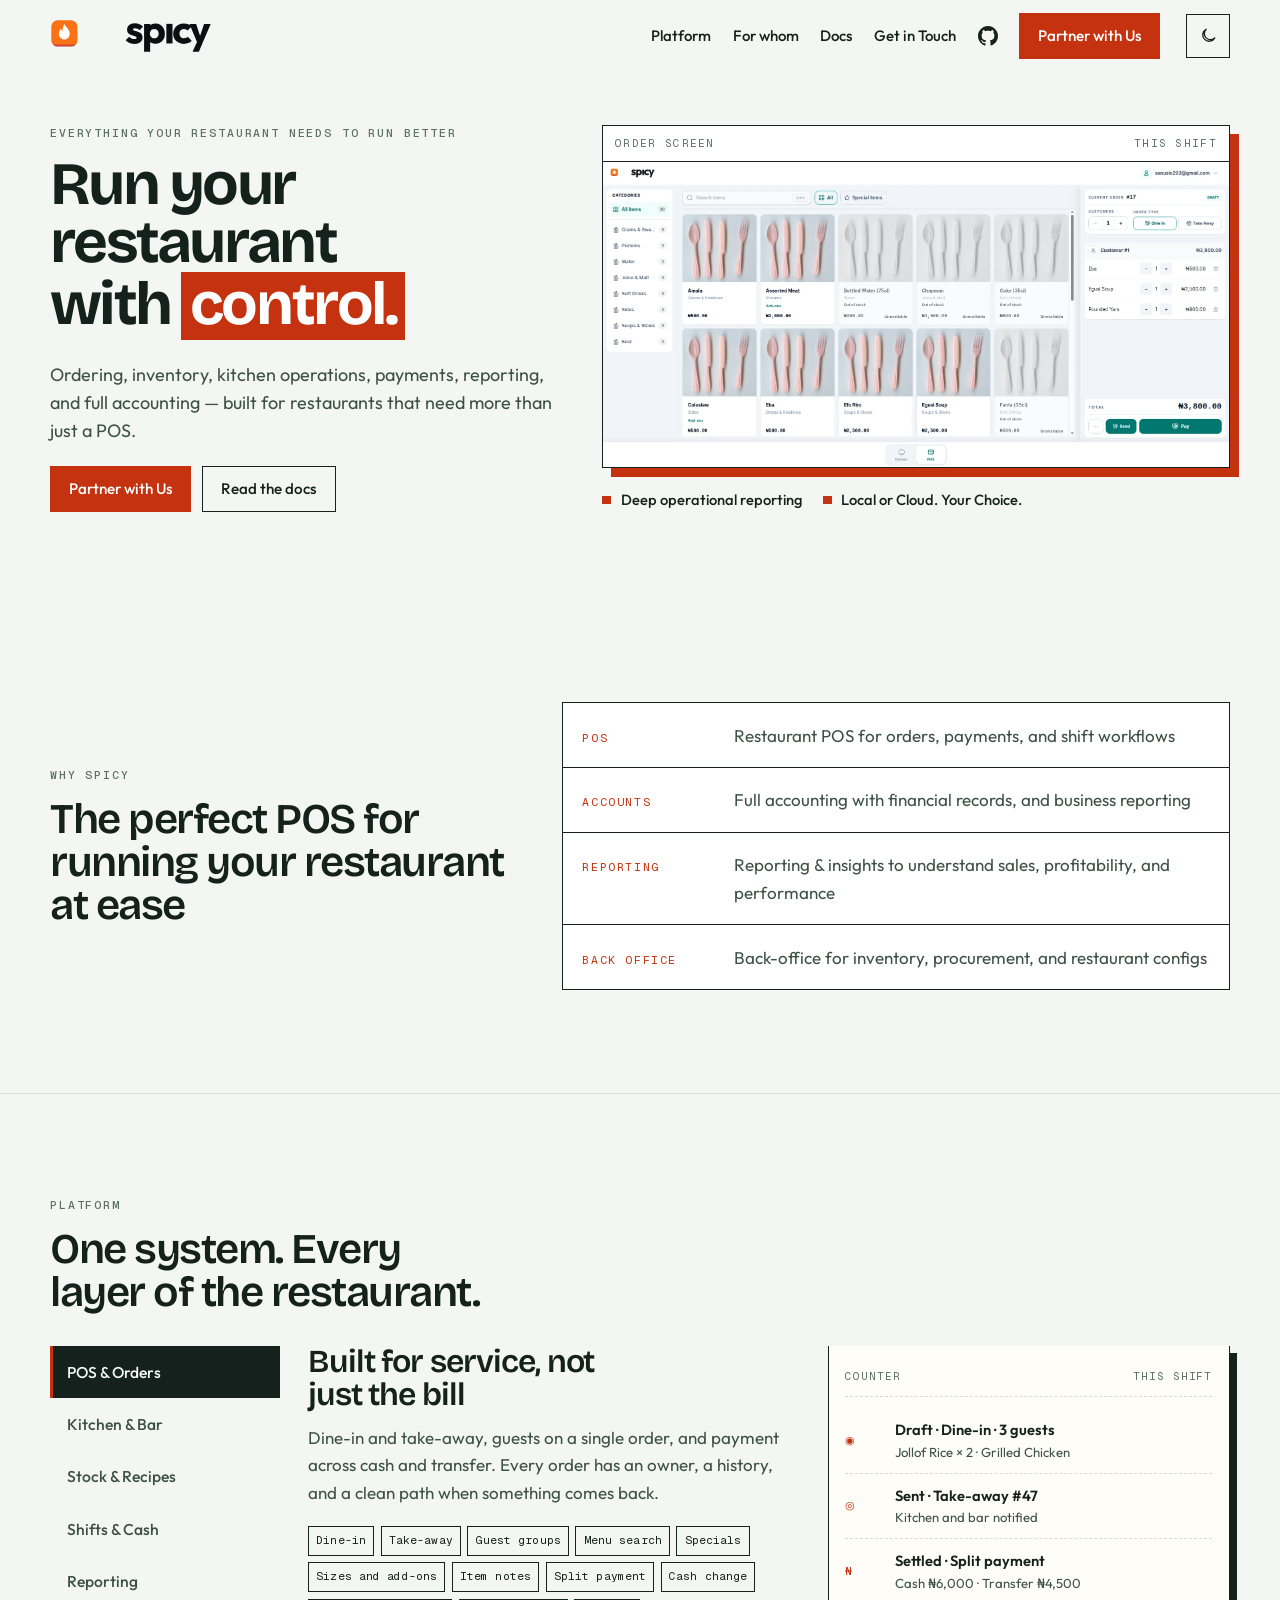
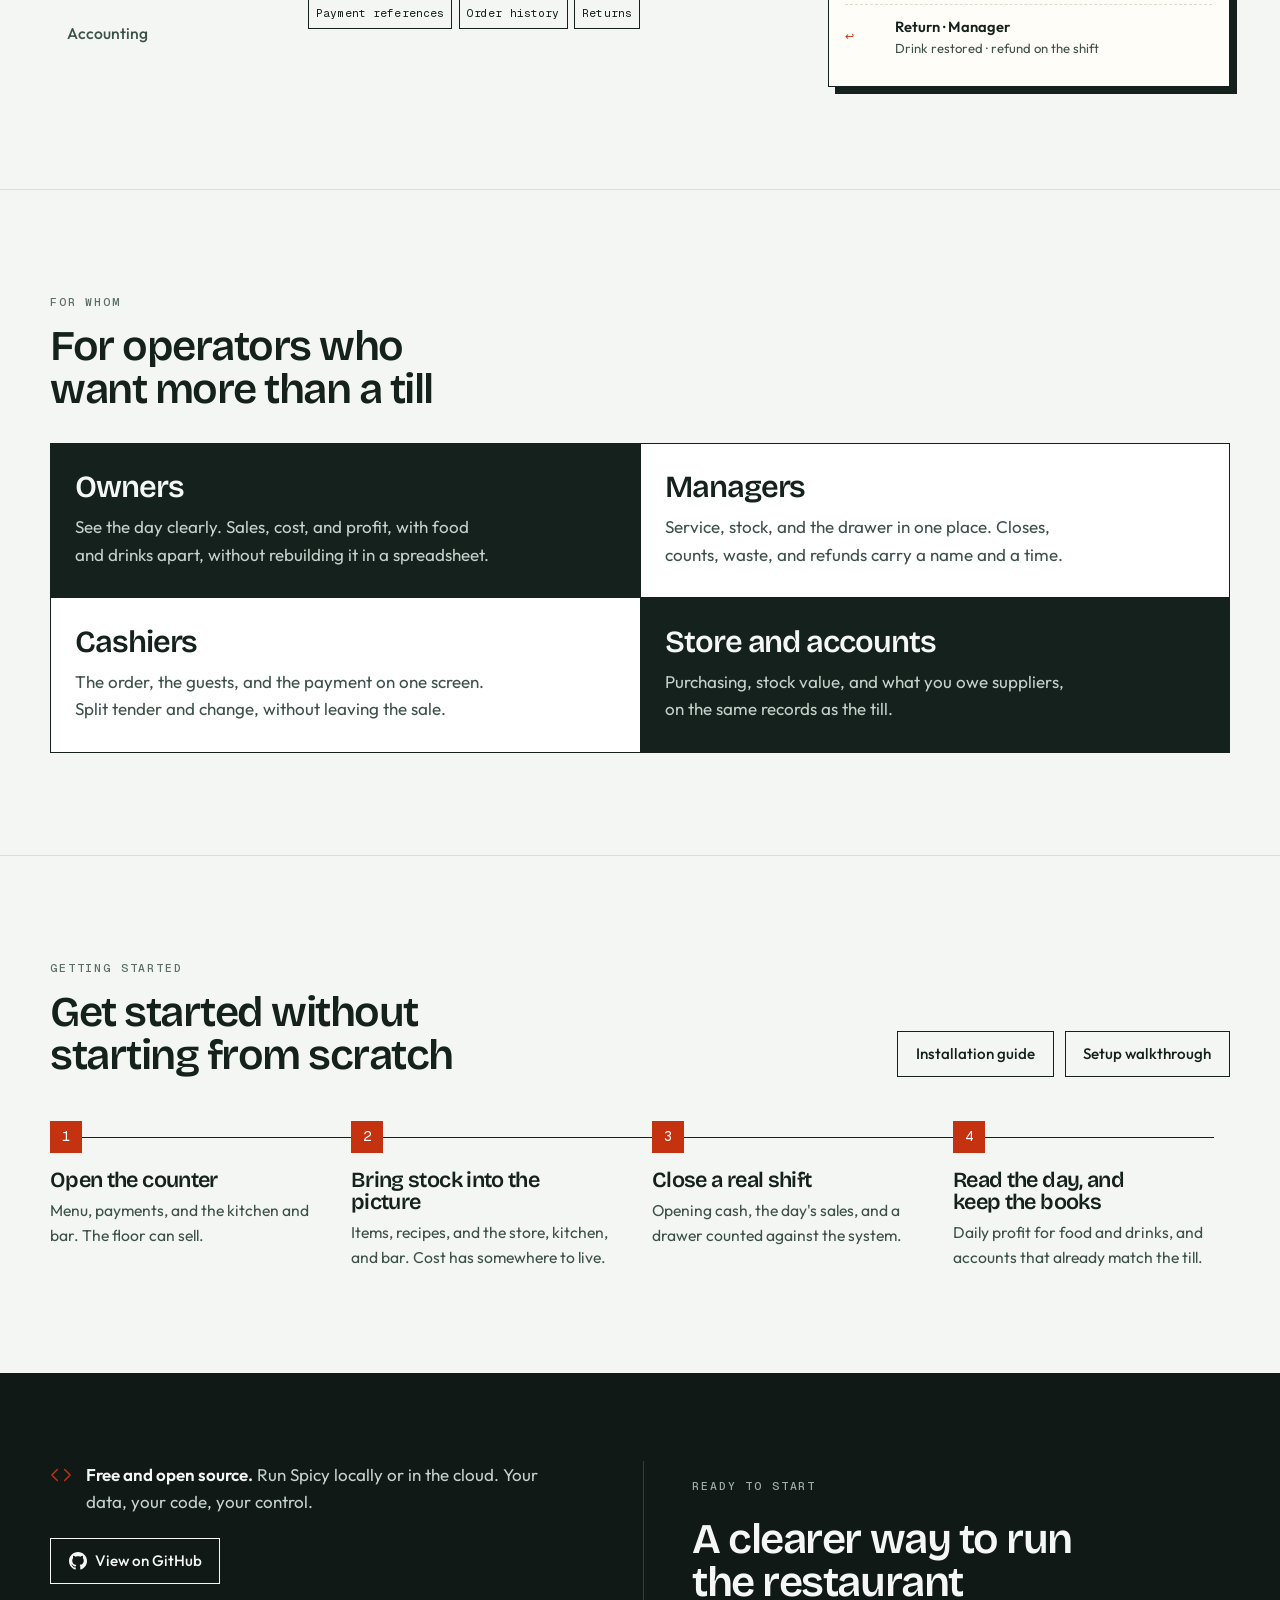
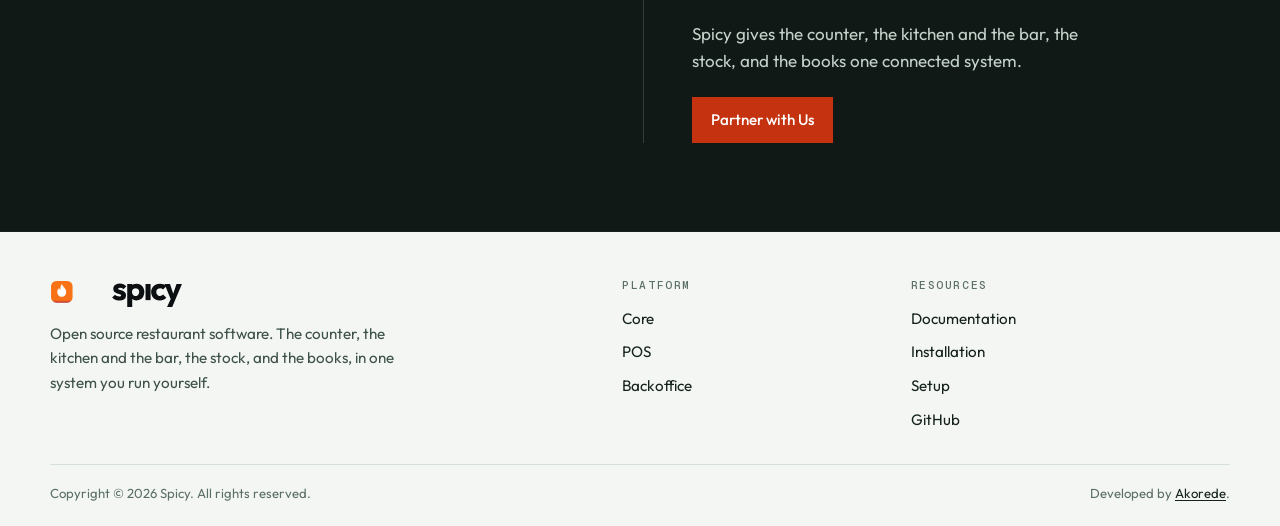
<file: index.html>
<!DOCTYPE html>
<!--
  Spicy landing page, v2.
  Same copy and partner form as the previous page. Layout and styling are
  Spicy's own: a service ticket, station list, and receipt — not the ury.app
  section rhythm. Static HTML, CSS, and JS. No build step.
-->
<html lang="en" dir="ltr">
<head>
  <meta charset="utf-8">
  <meta name="viewport" content="width=device-width, initial-scale=1">

  <title>Open Source Restaurant Management System | SPICY POS</title>
  <meta name="description" content="Spicy is an open source restaurant management system: ordering, kitchen, costed inventory, shifts, reporting, and accounting in one platform you can run locally or in the cloud.">

  <link rel="canonical" href="https://spicy.akorede.dev/">

  <meta property="og:type" content="website">
  <meta property="og:url" content="https://spicy.akorede.dev/">
  <meta property="og:site_name" content="Spicy">
  <meta property="og:title" content="Open Source Restaurant Management System | SPICY POS">
  <meta property="og:description" content="Spicy is an open source restaurant management system: ordering, kitchen, costed inventory, shifts, reporting, and accounting in one platform you can run locally or in the cloud.">
  <meta property="og:image" content="https://spicy.akorede.dev/assets/img/og-image.png">
  <meta property="og:image:width" content="1200">
  <meta property="og:image:height" content="630">
  <meta property="og:image:alt" content="Spicy, an open source restaurant management system">
  <meta name="twitter:card" content="summary_large_image">
  <meta name="twitter:title" content="Open Source Restaurant Management System | SPICY POS">
  <meta name="twitter:description" content="An open source restaurant management system: ordering, kitchen, costed inventory, shifts, reporting, and accounting. Run it locally or in the cloud.">
  <meta name="twitter:image" content="https://spicy.akorede.dev/assets/img/og-image.png">
  <meta name="twitter:image:alt" content="Spicy, an open source restaurant management system">

  <meta name="theme-color" content="#f3f6f3">
  <script>
    (function () {
      try {
        var saved = localStorage.getItem('spicy-theme');
        var theme = saved === 'dark' || saved === 'light' ? saved
          : (matchMedia('(prefers-color-scheme: dark)').matches ? 'dark' : 'light');
        document.documentElement.setAttribute('data-theme', theme);
      } catch (e) {
        document.documentElement.setAttribute('data-theme', 'light');
      }
    })();
  </script>

  <link rel="icon" href="assets/logo/favicons/favicon.ico" sizes="any">
  <link rel="icon" href="assets/logo/favicons/favicon.svg" type="image/svg+xml">
  <link rel="apple-touch-icon" href="assets/logo/favicons/apple-touch-icon.png">
  <link rel="manifest" href="assets/logo/favicons/site.webmanifest">

  <link rel="sitemap" type="application/xml" title="Sitemap" href="https://spicy.akorede.dev/sitemap.xml">

  <link rel="stylesheet" href="assets/css/landing.css">
  <noscript>
    <style>
      .reveal { opacity: 1 !important; transform: none !important; }
      .panel[hidden] { display: grid !important; margin-top: 2rem; }
    </style>
  </noscript>
</head>
<body>

  <a class="skip" href="#content">Skip to content</a>

  <header class="site-nav" data-scrolled="false">
    <div class="wrap nav-inner">
      <a class="logo" href="index.html" aria-label="Spicy home">
        <img class="logo-for-light" src="assets/img/logo.svg" alt="Spicy" width="152" height="32">
        <img class="logo-for-dark" src="assets/img/logo-inverse.svg" alt="" width="152" height="32">
      </a>
      <nav class="nav-links" aria-label="Primary">
        <a class="nav-link" href="#platform">Platform</a>
        <a class="nav-link" href="#audience">For whom</a>
        <a class="nav-link" href="docs/">Docs</a>
        <a class="nav-link" href="https://akorede.dev" target="_blank" rel="noreferrer">Get in Touch</a>
        <a class="nav-icon" href="https://github.com/sanusi-dev/spicy" target="_blank" rel="noreferrer" aria-label="Spicy on GitHub">
          <svg width="20" height="20" fill="currentColor" viewBox="0 0 24 24" aria-hidden="true"><path d="M12 0c-6.626 0-12 5.373-12 12 0 5.302 3.438 9.8 8.207 11.387.599.111.793-.261.793-.577v-2.234c-3.338.726-4.033-1.416-4.033-1.416-.546-1.387-1.333-1.756-1.333-1.756-1.089-.745.083-.729.083-.729 1.205.084 1.839 1.237 1.839 1.237 1.07 1.834 2.807 1.304 3.492.997.107-.775.418-1.305.762-1.604-2.665-.305-5.467-1.334-5.467-5.931 0-1.311.469-2.381 1.236-3.221-.124-.303-.535-1.524.117-3.176 0 0 1.008-.322 3.301 1.23.957-.266 1.983-.399 3.003-.404 1.02.005 2.047.138 3.006.404 2.291-1.552 3.297-1.23 3.297-1.23.653 1.653.242 2.874.118 3.176.77.84 1.235 1.911 1.235 3.221 0 4.609-2.807 5.624-5.479 5.921.43.372.823 1.102.823 2.222v3.293c0 .319.192.694.801.576 4.765-1.589 8.199-6.086 8.199-11.386 0-6.627-5.373-12-12-12z"/></svg>
        </a>
        <button type="button" class="btn btn--chili" data-waitlist-open="navbar">Partner with Us</button>
      </nav>
      <button type="button" class="theme-toggle" id="theme-toggle" aria-pressed="false" aria-label="Switch to dark mode">
        <svg class="icon-moon" width="18" height="18" viewBox="0 0 24 24" fill="none" stroke="currentColor" stroke-width="1.8" aria-hidden="true"><path d="M21 14.5A8.5 8.5 0 1 1 9.5 3 7 7 0 0 0 21 14.5z" stroke-linejoin="round"/></svg>
        <svg class="icon-sun" width="18" height="18" viewBox="0 0 24 24" fill="none" stroke="currentColor" stroke-width="1.8" aria-hidden="true"><circle cx="12" cy="12" r="4"/><path d="M12 2v2M12 20v2M4.9 4.9l1.4 1.4M17.7 17.7l1.4 1.4M2 12h2M20 12h2M4.9 19.1l1.4-1.4M17.7 6.3l1.4-1.4" stroke-linecap="round"/></svg>
      </button>
      <button type="button" class="nav-toggle" id="nav-toggle" aria-expanded="false" aria-controls="nav-menu" aria-label="Open menu">
        <svg width="20" height="20" viewBox="0 0 24 24" fill="none" stroke="currentColor" stroke-width="2" stroke-linecap="round" aria-hidden="true"><path d="M3 6h18M3 12h18M3 18h18"/></svg>
      </button>
    </div>
    <div class="nav-menu" id="nav-menu" hidden>
      <div class="nav-menu-inner">
        <a href="#platform">Platform</a>
        <a href="#audience">For whom</a>
        <a href="docs/">Docs</a>
        <a href="https://akorede.dev" target="_blank" rel="noreferrer">Get in Touch</a>
        <a href="https://github.com/sanusi-dev/spicy" target="_blank" rel="noreferrer">GitHub</a>
        <button type="button" class="btn btn--chili" data-waitlist-open="nav-menu">Partner with Us</button>
      </div>
    </div>
  </header>

  <main id="content">

    <section class="hero">
      <div class="wrap hero-grid">
        <div class="hero-copy">
          <p class="kicker">Everything your restaurant needs to run better</p>
          <h1>Run your<br>restaurant<br>with <span class="stamp">control.</span></h1>
          <p class="lede">Ordering, inventory, kitchen operations, payments, reporting, and full accounting &mdash; built for restaurants that need more than just a POS.</p>
          <div class="actions">
            <button type="button" class="btn btn--chili" data-waitlist-open="hero">Partner with Us</button>
            <a class="btn btn--line" href="docs/">Read the docs</a>
          </div>
        </div>
        <div class="hero-side">
          <figure class="hero-shot">
            <figcaption><span>Order screen</span><span>This shift</span></figcaption>
            <img src="assets/img/screens/pos-main.webp" alt="Spicy POS order screen showing the menu catalog, categories and a live draft order" width="1875" height="915">
          </figure>
          <ul class="proof">
            <li>Deep operational reporting</li>
            <li>Local or Cloud. Your Choice.</li>
          </ul>
        </div>
      </div>
    </section>

    <section class="block">
      <div class="wrap why">
        <div class="why-copy reveal" data-visible="false">
          <p class="kicker">Why Spicy</p>
          <h2>The perfect POS for running your restaurant at ease</h2>
        </div>
        <div class="lanes reveal" data-visible="false">
          <div class="lane">
            <span class="lane-key">POS</span>
            <p>Restaurant POS for orders, payments, and shift workflows</p>
          </div>
          <div class="lane">
            <span class="lane-key">Accounts</span>
            <p>Full accounting with financial records, and business reporting</p>
          </div>
          <div class="lane">
            <span class="lane-key">Reporting</span>
            <p>Reporting &amp; insights to understand sales, profitability, and performance</p>
          </div>
          <div class="lane">
            <span class="lane-key">Back office</span>
            <p>Back-office for inventory, procurement, and restaurant configs</p>
          </div>
        </div>
      </div>
    </section>

    <section class="block" id="platform">
      <div class="wrap">
        <div class="intro intro--solo reveal" data-visible="false">
          <div>
            <p class="kicker">Platform</p>
            <h2>One system. Every layer of the restaurant.</h2>
          </div>
        </div>

        <div class="platform-body reveal" data-visible="false">
          <div class="stations" role="tablist" aria-label="Platform areas" aria-orientation="vertical">
            <button class="station" role="tab" type="button" id="tab-pos" aria-selected="true" aria-controls="panel-pos">POS &amp; Orders</button>
            <button class="station" role="tab" type="button" id="tab-kitchen" aria-selected="false" aria-controls="panel-kitchen" tabindex="-1">Kitchen &amp; Bar</button>
            <button class="station" role="tab" type="button" id="tab-stock" aria-selected="false" aria-controls="panel-stock" tabindex="-1">Stock &amp; Recipes</button>
            <button class="station" role="tab" type="button" id="tab-shifts" aria-selected="false" aria-controls="panel-shifts" tabindex="-1">Shifts &amp; Cash</button>
            <button class="station" role="tab" type="button" id="tab-reporting" aria-selected="false" aria-controls="panel-reporting" tabindex="-1">Reporting</button>
            <button class="station" role="tab" type="button" id="tab-accounting" aria-selected="false" aria-controls="panel-accounting" tabindex="-1">Accounting</button>
          </div>

          <div class="stage">
            <div class="panel" role="tabpanel" id="panel-pos" aria-labelledby="tab-pos">
              <div class="panel-copy">
                <h3>Built for service, not just the bill</h3>
                <p>Dine-in and take-away, guests on a single order, and payment across cash and transfer. Every order has an owner, a history, and a clean path when something comes back.</p>
                <ul class="tags">
                  <li class="tag">Dine-in</li><li class="tag">Take-away</li><li class="tag">Guest groups</li><li class="tag">Menu search</li><li class="tag">Specials</li><li class="tag">Sizes and add-ons</li><li class="tag">Item notes</li><li class="tag">Split payment</li><li class="tag">Cash change</li><li class="tag">Payment references</li><li class="tag">Order history</li><li class="tag">Returns</li>
                </ul>
              </div>
              <div class="docket">
                <div class="docket-top"><span>Counter</span><span>This shift</span></div>
                <div class="slip"><b>◉</b><div><strong>Draft · Dine-in · 3 guests</strong><span>Jollof Rice × 2 · Grilled Chicken</span></div></div>
                <div class="slip"><b>◎</b><div><strong>Sent · Take-away #47</strong><span>Kitchen and bar notified</span></div></div>
                <div class="slip"><b>₦</b><div><strong>Settled · Split payment</strong><span>Cash ₦6,000 · Transfer ₦4,500</span></div></div>
                <div class="slip"><b>↩</b><div><strong>Return · Manager</strong><span>Drink restored · refund on the shift</span></div></div>
              </div>
            </div>

            <div class="panel" role="tabpanel" id="panel-kitchen" aria-labelledby="tab-kitchen" hidden>
              <div class="panel-copy">
                <h3>Kitchen and bar, in their own lanes</h3>
                <p>Food and drinks leave on separate tickets, grouped the way the order was taken. Cancellations stay visible, and a paid order does not skip the station.</p>
                <ul class="tags">
                  <li class="tag">Kitchen tickets</li><li class="tag">Bar tickets</li><li class="tag">Grouped by customer</li><li class="tag">Item notes</li><li class="tag">Cancellation tickets</li><li class="tag">Print status</li><li class="tag">Reprint</li><li class="tag">Take-away control</li>
                </ul>
              </div>
              <div class="docket">
                <div class="docket-top"><span>Tickets</span><span>This service</span></div>
                <div class="slip"><b>Food</b><div><strong>New · Dine-in</strong><span>Jollof Rice × 2 · Grilled Chicken</span></div></div>
                <div class="slip"><b>Bar</b><div><strong>New · Dine-in</strong><span>Chapman × 2 · Malt</span></div></div>
                <div class="slip"><b>Stop</b><div><strong>Cancelled · Take-away #47</strong><span>Suya × 1</span></div></div>
                <div class="slip"><b>Bar</b><div><strong>Print pending</strong><span>Ready to send again</span></div></div>
              </div>
            </div>

            <div class="panel" role="tabpanel" id="panel-stock" aria-labelledby="tab-stock" hidden>
              <div class="panel-copy">
                <h3>Stock with a value, not just a count</h3>
                <p>Store, kitchen, and bar in one picture. Receipts, transfers, kitchen use, and waste carry their cost, and recipes show what the food should have used.</p>
                <ul class="tags">
                  <li class="tag">Store, kitchen, bar</li><li class="tag">Receipts</li><li class="tag">Transfers</li><li class="tag">Purchase units</li><li class="tag">Opening stock</li><li class="tag">Counts</li><li class="tag">Waste</li><li class="tag">Recipes</li><li class="tag">Food usage</li>
                </ul>
              </div>
              <div class="docket">
                <div class="docket-top"><span>Stock</span><span>At cost</span></div>
                <table class="ledger">
                  <thead><tr><th>Movement</th><th>Qty</th><th>Value</th></tr></thead>
                  <tbody>
                    <tr><td>Received</td><td>+10 bags</td><td>₦ 268,000</td></tr>
                    <tr><td>To the kitchen</td><td>−2 bags</td><td>−₦ 53,600</td></tr>
                    <tr><td>On hand</td><td>8 bags</td><td>₦ 214,400</td></tr>
                  </tbody>
                </table>
                <p class="docket-note">Valued at the current average cost</p>
              </div>
            </div>

            <div class="panel" role="tabpanel" id="panel-shifts" aria-labelledby="tab-shifts" hidden>
              <div class="panel-copy">
                <h3>A drawer that closes with the shift</h3>
                <p>One shift open at a time. Counted cash against what the system expected, with refunds and cash taken out already in the figure. The difference posts with the close.</p>
                <ul class="tags">
                  <li class="tag">Opening float</li><li class="tag">Single open shift</li><li class="tag">Counted vs expected</li><li class="tag">Cash taken out</li><li class="tag">Refunds</li><li class="tag">Variance posted</li>
                </ul>
              </div>
              <div class="docket">
                <div class="docket-top"><span>Shift close</span><span>Counted</span></div>
                <table class="ledger">
                  <thead><tr><th>Mode</th><th>Expected</th><th>Counted</th><th>Diff</th></tr></thead>
                  <tbody>
                    <tr><td>Cash</td><td>₦ 84,500</td><td>₦ 84,500</td><td class="is-yes">₦ 0</td></tr>
                    <tr><td>Transfer</td><td>₦ 132,000</td><td>₦ 130,000</td><td class="is-no">−₦ 2,000</td></tr>
                    <tr><td>Total</td><td>₦ 216,500</td><td>₦ 214,500</td><td class="is-no">−₦ 2,000</td></tr>
                  </tbody>
                </table>
                <p class="docket-note">Refunds and cash-outs already included</p>
              </div>
            </div>

            <div class="panel" role="tabpanel" id="panel-reporting" aria-labelledby="tab-reporting" hidden>
              <div class="panel-copy">
                <h3>Numbers worth acting on</h3>
                <p>Sales by day, item, cashier, and time of day. A daily profit and loss with food and drinks in their own columns: food cost from the kitchen, drink cost from what sold.</p>
                <ul class="tags">
                  <li class="tag">Today</li><li class="tag">Day wise</li><li class="tag">Month wise</li><li class="tag">Item wise</li><li class="tag">By cashier</li><li class="tag">Time of day</li><li class="tag">Cancelled orders</li><li class="tag">Average bill</li><li class="tag">Daily P&amp;L</li><li class="tag">Food cost</li><li class="tag">CSV export</li>
                </ul>
              </div>
              <div class="docket">
                <div class="docket-top"><span>Daily P&amp;L</span><span>Food, drinks, total</span></div>
                <table class="ledger">
                  <thead><tr><th>Line</th><th>Food</th><th>Drinks</th><th>Total</th></tr></thead>
                  <tbody>
                    <tr><td>Sales</td><td>₦ 96,000</td><td>₦ 41,500</td><td>₦ 137,500</td></tr>
                    <tr><td>Cost</td><td>₦ 33,400</td><td>₦ 12,900</td><td>₦ 46,300</td></tr>
                    <tr><td>Gross profit</td><td>₦ 62,600</td><td>₦ 28,600</td><td>₦ 91,200</td></tr>
                    <tr><td>Net profit</td><td>—</td><td>—</td><td>₦ 54,800</td></tr>
                  </tbody>
                </table>
                <p class="docket-note">Food from the kitchen · drinks from sales</p>
              </div>
            </div>

            <div class="panel" role="tabpanel" id="panel-accounting" aria-labelledby="tab-accounting" hidden>
              <div class="panel-copy">
                <h3>The books, tied to the till</h3>
                <p>Income split between food and drinks, each payment type on its own account, drink cost when the sale lands, and supplier bills from receipt through to payment.</p>
                <ul class="tags">
                  <li class="tag">Chart of accounts</li><li class="tag">General ledger</li><li class="tag">Journals</li><li class="tag">Opening balances</li><li class="tag">Cash variance</li><li class="tag">Trial balance</li><li class="tag">Suppliers</li><li class="tag">Supplier bills</li><li class="tag">Payments</li>
                </ul>
              </div>
              <div class="docket">
                <div class="docket-top"><span>The books</span><span>Tied to the till</span></div>
                <p class="book-line book-line--hot">Sales at the counter</p>
                <p class="book-via">recorded in</p>
                <p class="book-line">The accounts</p>
                <ul class="accounts">
                  <li>Food income</li>
                  <li>Drink income</li>
                  <li>Drink cost</li>
                  <li>Payments</li>
                  <li>Suppliers</li>
                  <li>Journals</li>
                </ul>
              </div>
            </div>
          </div>
        </div>
      </div>
    </section>

    <section class="block" id="audience">
      <div class="wrap">
        <div class="intro intro--solo reveal" data-visible="false">
          <div>
            <p class="kicker">For whom</p>
            <h2>For operators who want more than a till</h2>
          </div>
        </div>
        <div class="roles reveal" data-visible="false">
          <article class="role role--ink">
            <h3>Owners</h3>
            <p>See the day clearly. Sales, cost, and profit, with food and drinks apart, without rebuilding it in a spreadsheet.</p>
          </article>
          <article class="role">
            <h3>Managers</h3>
            <p>Service, stock, and the drawer in one place. Closes, counts, waste, and refunds carry a name and a time.</p>
          </article>
          <article class="role">
            <h3>Cashiers</h3>
            <p>The order, the guests, and the payment on one screen. Split tender and change, without leaving the sale.</p>
          </article>
          <article class="role role--ink">
            <h3>Store and accounts</h3>
            <p>Purchasing, stock value, and what you owe suppliers, on the same records as the till.</p>
          </article>
        </div>
      </div>
    </section>

    <section class="block">
      <div class="wrap">
        <div class="intro intro--actions reveal" data-visible="false">
          <div>
            <p class="kicker">Getting started</p>
            <h2>Get started without starting from scratch</h2>
          </div>
          <div class="actions">
            <a class="btn btn--line" href="installation/">Installation guide</a>
            <a class="btn btn--line" href="setup/">Setup walkthrough</a>
          </div>
        </div>
        <ol class="steps reveal" data-visible="false">
          <li class="step">
            <span class="step-num">1</span>
            <h3>Open the counter</h3>
            <p>Menu, payments, and the kitchen and bar. The floor can sell.</p>
          </li>
          <li class="step">
            <span class="step-num">2</span>
            <h3>Bring stock into the picture</h3>
            <p>Items, recipes, and the store, kitchen, and bar. Cost has somewhere to live.</p>
          </li>
          <li class="step">
            <span class="step-num">3</span>
            <h3>Close a real shift</h3>
            <p>Opening cash, the day's sales, and a drawer counted against the system.</p>
          </li>
          <li class="step">
            <span class="step-num">4</span>
            <h3>Read the day, and keep the books</h3>
            <p>Daily profit for food and drinks, and accounts that already match the till.</p>
          </li>
        </ol>
      </div>
    </section>

    <section class="close">
      <div class="wrap close-grid">
        <div class="close-oss">
          <p class="oss-lead">
            <svg width="22" height="22" viewBox="0 0 24 24" fill="none" stroke="currentColor" stroke-width="1.6" aria-hidden="true"><path d="M16 18l6-6-6-6M8 6l-6 6 6 6" stroke-linecap="round" stroke-linejoin="round"/></svg>
            <span><strong>Free and open source.</strong> Run Spicy locally or in the cloud. Your data, your code, your control.</span>
          </p>
          <a class="btn btn--line" href="https://github.com/sanusi-dev/spicy" target="_blank" rel="noreferrer">
            <svg width="18" height="18" fill="currentColor" viewBox="0 0 24 24" aria-hidden="true"><path d="M12 0c-6.626 0-12 5.373-12 12 0 5.302 3.438 9.8 8.207 11.387.599.111.793-.261.793-.577v-2.234c-3.338.726-4.033-1.416-4.033-1.416-.546-1.387-1.333-1.756-1.333-1.756-1.089-.745.083-.729.083-.729 1.205.084 1.839 1.237 1.839 1.237 1.07 1.834 2.807 1.304 3.492.997.107-.775.418-1.305.762-1.604-2.665-.305-5.467-1.334-5.467-5.931 0-1.311.469-2.381 1.236-3.221-.124-.303-.535-1.524.117-3.176 0 0 1.008-.322 3.301 1.23.957-.266 1.983-.399 3.003-.404 1.02.005 2.047.138 3.006.404 2.291-1.552 3.297-1.23 3.297-1.23.653 1.653.242 2.874.118 3.176.77.84 1.235 1.911 1.235 3.221 0 4.609-2.807 5.624-5.479 5.921.43.372.823 1.102.823 2.222v3.293c0 .319.192.694.801.576 4.765-1.589 8.199-6.086 8.199-11.386 0-6.627-5.373-12-12-12z"/></svg>
            View on GitHub
          </a>
        </div>
        <div class="close-cta">
          <p class="kicker">Ready to start</p>
          <h2>A clearer way to run the restaurant</h2>
          <p>Spicy gives the counter, the kitchen and the bar, the stock, and the books one connected system.</p>
          <button type="button" class="btn btn--chili" data-waitlist-open="cta">Partner with Us</button>
        </div>
      </div>
    </section>

  </main>

  <footer class="footer">
    <div class="wrap">
      <div class="footer-grid">
        <div class="footer-brand">
          <a href="index.html" aria-label="Spicy home">
            <img class="logo-for-light" src="assets/img/logo.svg" alt="Spicy" width="120" height="28">
            <img class="logo-for-dark" src="assets/img/logo-inverse.svg" alt="" width="120" height="28">
          </a>
          <p>Open source restaurant software. The counter, the kitchen and the bar, the stock, and the books, in one system you run yourself.</p>
        </div>
        <div>
          <h2>Platform</h2>
          <ul>
            <li><a href="introduction/">Core</a></li>
            <li><a href="pos/">POS</a></li>
            <li><a href="backoffice/">Backoffice</a></li>
          </ul>
        </div>
        <div>
          <h2>Resources</h2>
          <ul>
            <li><a href="docs/">Documentation</a></li>
            <li><a href="installation/">Installation</a></li>
            <li><a href="setup/">Setup</a></li>
            <li><a href="https://github.com/sanusi-dev/spicy" target="_blank" rel="noreferrer">GitHub</a></li>
          </ul>
        </div>
      </div>
      <div class="footer-base">
        <span>Copyright © <span data-year>2026</span> Spicy. All rights reserved.</span>
        <span>Developed by <a href="https://akorede.dev" target="_blank" rel="noreferrer">Akorede</a>.</span>
      </div>
    </div>
  </footer>

  <div class="modal" id="waitlist-modal" hidden>
    <div class="ticket" role="dialog" aria-modal="true" aria-labelledby="waitlist-title" aria-describedby="waitlist-desc">
      <button type="button" class="ticket-close" data-waitlist-close aria-label="Close">✕</button>

      <div class="ticket-done" id="waitlist-done" hidden>
        <div class="ticket-tick" aria-hidden="true">
          <svg width="26" height="26" viewBox="0 0 24 24" fill="none" stroke="currentColor" stroke-width="2.5" aria-hidden="true"><path d="M20 6L9 17l-5-5" stroke-linecap="round" stroke-linejoin="round"/></svg>
        </div>
        <h2 id="waitlist-done-title">Request received</h2>
        <p>Thanks for reaching out. We will get back to you at <span id="waitlist-done-email"></span> shortly.</p>
        <button type="button" class="btn btn--line" data-waitlist-close>Close</button>
      </div>

      <div id="waitlist-form-wrap">
        <div class="ticket-head">
          <p class="kicker">Partner with us</p>
          <h2 id="waitlist-title">Partner with Spicy</h2>
          <p id="waitlist-desc">Tell us a little about your restaurant and we will come back to you shortly.</p>
        </div>

        <form class="ticket-form" id="waitlist-form" novalidate>
          <div class="field">
            <label for="waitlist-applicantType">I am a</label>
            <select id="waitlist-applicantType" name="applicantType" autocomplete="organization-title" required>
              <option value="">Select one</option>
              <option value="Restaurants">Restaurants</option>
              <option value="Cloud Kitchens">Cloud Kitchens</option>
              <option value="Implementation partner">Implementation partner</option>
              <option value="Other">Other</option>
            </select>
            <p class="field-error" id="waitlist-applicantType-error" hidden></p>
          </div>
          <div class="field">
            <label for="waitlist-name">Full name</label>
            <input id="waitlist-name" name="name" type="text" autocomplete="name" required>
            <p class="field-error" id="waitlist-name-error" hidden></p>
          </div>
          <div class="field">
            <label for="waitlist-email">Work email</label>
            <input id="waitlist-email" name="email" type="email" autocomplete="email" required>
            <p class="field-error" id="waitlist-email-error" hidden></p>
          </div>
          <div class="field">
            <label for="waitlist-phone">Phone</label>
            <input id="waitlist-phone" name="phone" type="tel" autocomplete="tel" required>
            <p class="field-error" id="waitlist-phone-error" hidden></p>
          </div>
          <div class="field">
            <label for="waitlist-country">Country</label>
            <input id="waitlist-country" name="country" type="text" autocomplete="country-name" required>
            <p class="field-error" id="waitlist-country-error" hidden></p>
          </div>
          <div class="field">
            <label for="waitlist-website">Website <span class="field-hint">Optional</span></label>
            <input id="waitlist-website" name="website" type="text" autocomplete="url">
            <p class="field-error" id="waitlist-website-error" hidden></p>
          </div>

          <div class="ticket-error" id="waitlist-error" role="alert" hidden>
            <p>We could not reach the signup service. Your answers are still here, so you can try again.</p>
            <p>If it keeps failing, <a href="https://github.com/sanusi-dev/spicy/issues/new" target="_blank" rel="noreferrer">send them to us on GitHub</a> and we will add you manually.</p>
          </div>

          <button type="submit" class="btn btn--chili btn--wide" id="waitlist-submit">
            <svg class="spinner" id="waitlist-submit-spinner" width="16" height="16" viewBox="0 0 24 24" aria-hidden="true" hidden><circle cx="12" cy="12" r="9" fill="none" stroke="currentColor" stroke-width="2.5" opacity="0.25"/><path d="M21 12a9 9 0 0 0-9-9" fill="none" stroke="currentColor" stroke-width="2.5" stroke-linecap="round"/></svg>
            <span id="waitlist-submit-label">Submit request</span>
          </button>
          <p class="ticket-legal">We only use these details to contact you about Spicy.</p>
        </form>
      </div>
    </div>
  </div>

  <form name="waitlist" data-netlify="true" netlify-honeypot="bot-field" hidden>
    <input type="text" name="bot-field">
    <select name="applicantType">
      <option value="Restaurants">Restaurants</option>
      <option value="Cloud Kitchens">Cloud Kitchens</option>
      <option value="Implementation partner">Implementation partner</option>
      <option value="Other">Other</option>
    </select>
    <input type="text" name="name">
    <input type="email" name="email">
    <input type="tel" name="phone">
    <input type="text" name="country">
    <input type="text" name="website">
  </form>

  <script src="assets/js/landing.js" defer></script>
</body>
</html>
</file>
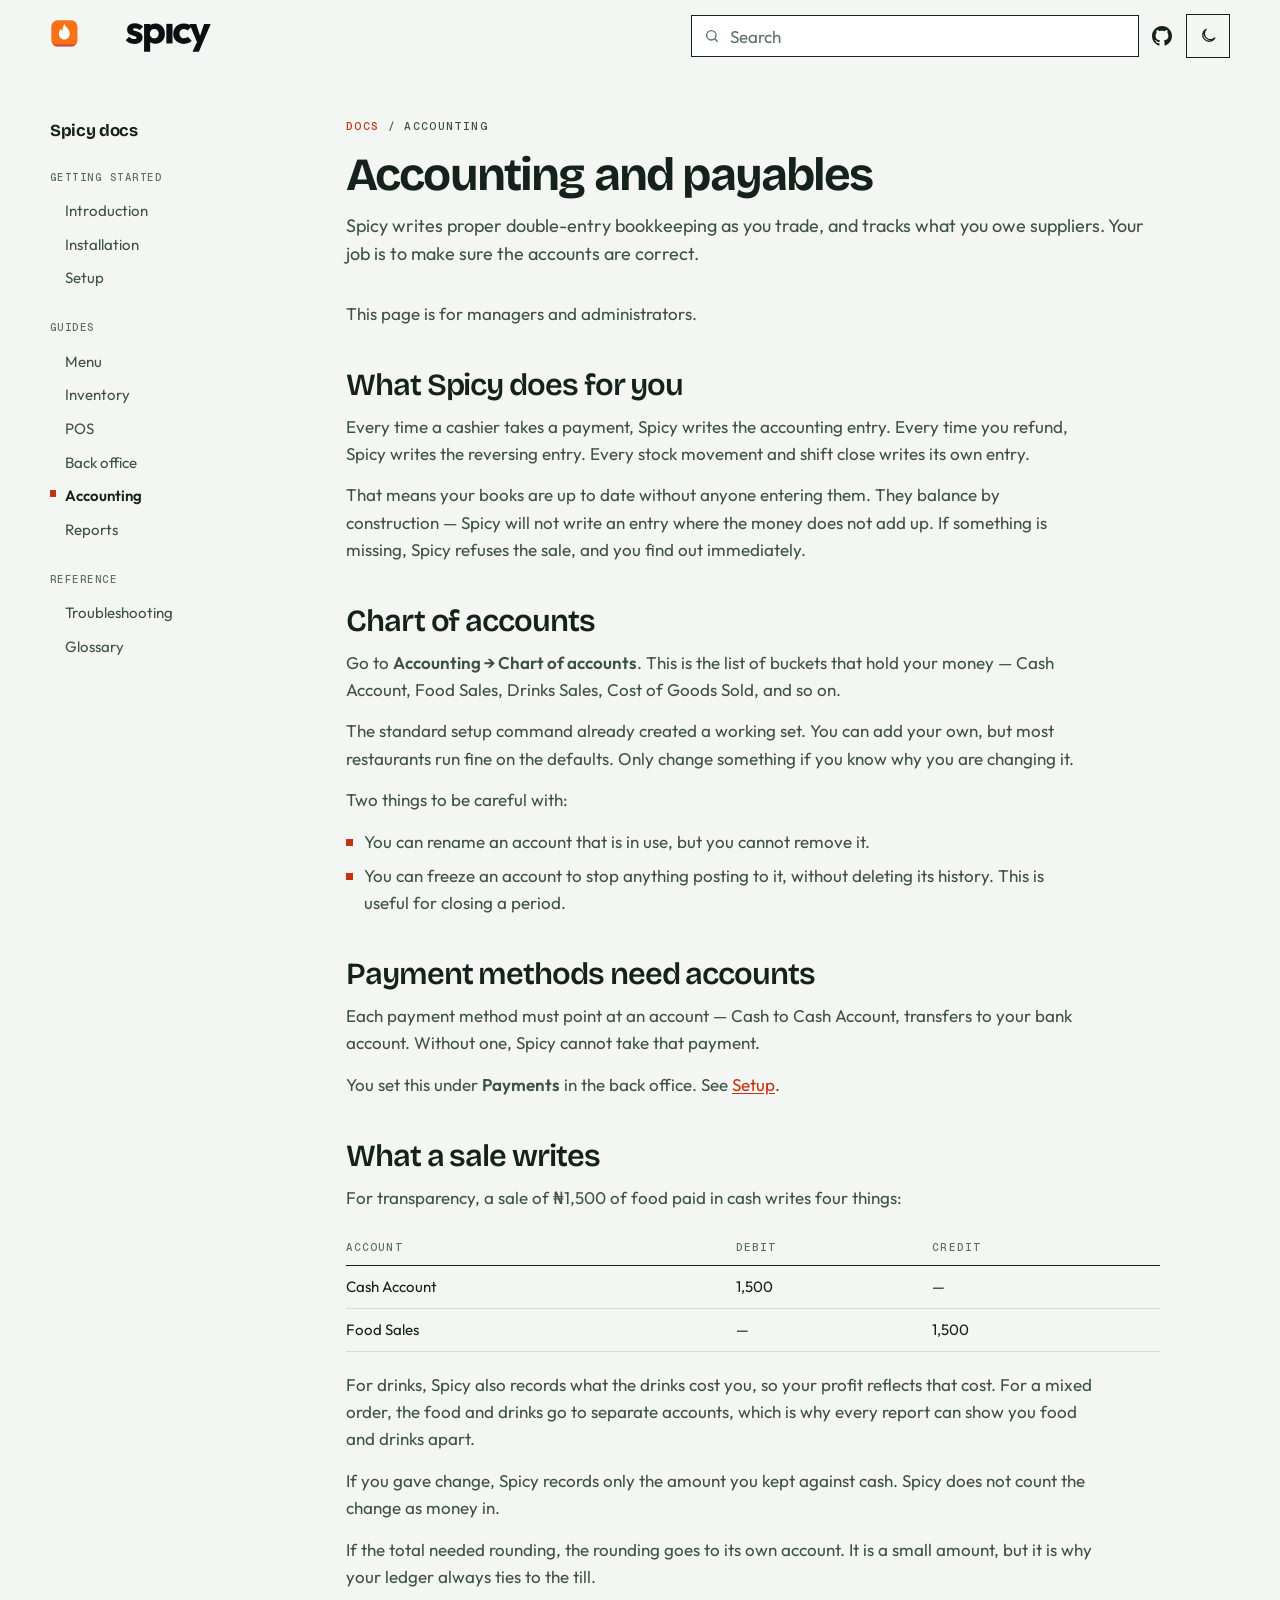
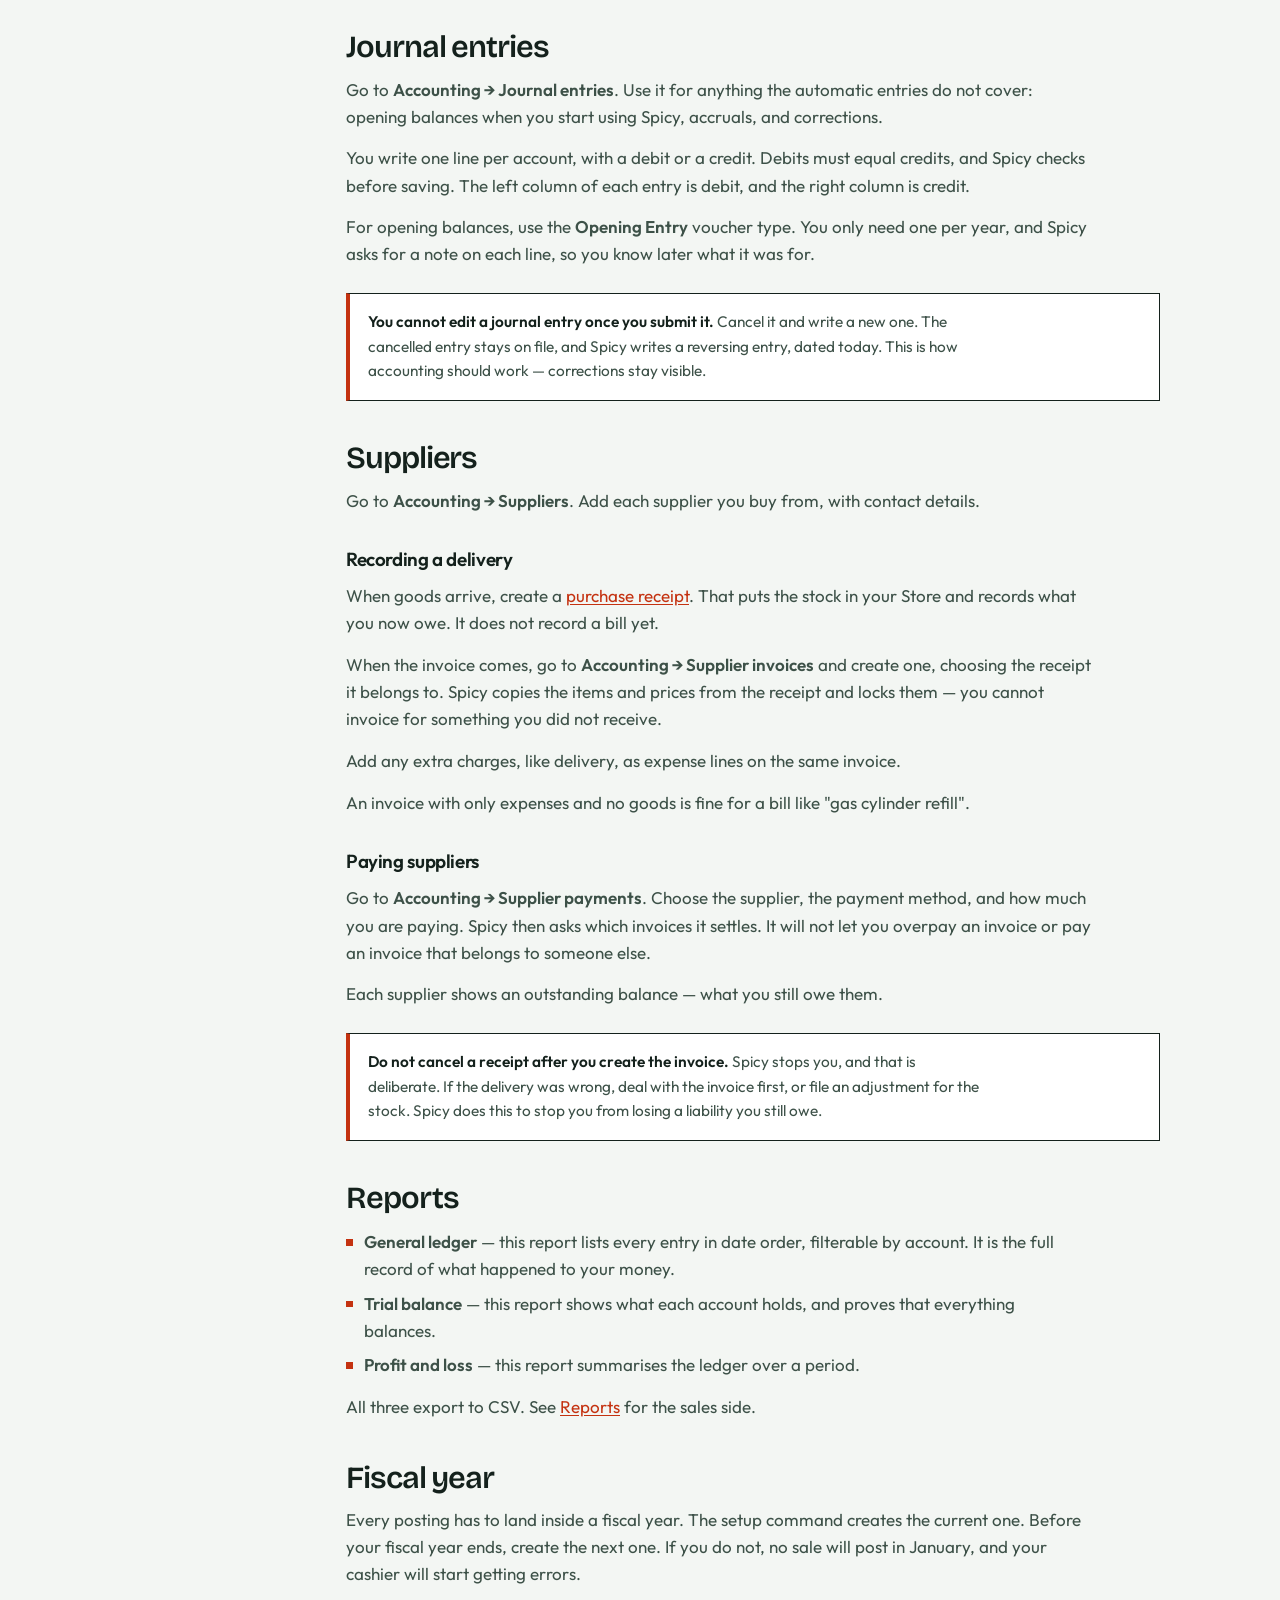
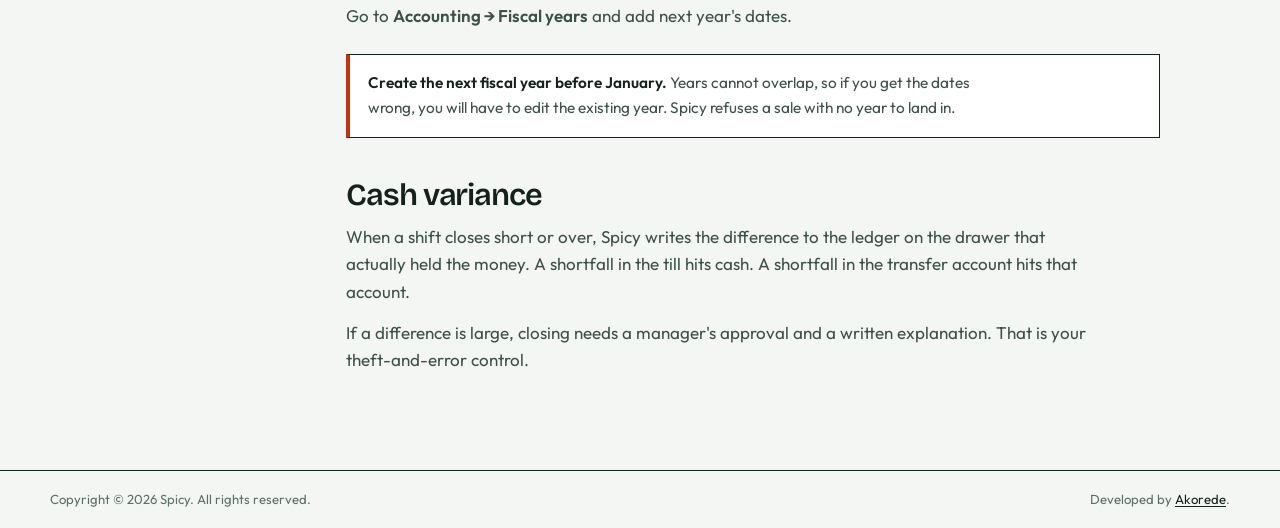
<file: accounting/index.html>
<!DOCTYPE html>
<!--
  Documentation page. The shell, sidebar and styles are shared with every
  other docs page.
-->
<html lang="en" dir="ltr">
<head>
  <meta charset="utf-8">
  <meta name="viewport" content="width=device-width, initial-scale=1">
  <title>Accounting - Spicy Docs</title>
  <meta name="description" content="Chart of accounts, payment modes, suppliers, and the general ledger.">

  <meta name="theme-color" content="#f3f6f3">
  <script>
    (function () {
      try {
        var saved = localStorage.getItem('spicy-theme');
        var theme = saved === 'dark' || saved === 'light' ? saved
          : (matchMedia('(prefers-color-scheme: dark)').matches ? 'dark' : 'light');
        document.documentElement.setAttribute('data-theme', theme);
      } catch (e) {
        document.documentElement.setAttribute('data-theme', 'light');
      }
    })();
  </script>

  <link rel="icon" href="../assets/logo/favicons/favicon.ico" sizes="any">
  <link rel="icon" href="../assets/logo/favicons/favicon.svg" type="image/svg+xml">
  <link rel="apple-touch-icon" href="../assets/logo/favicons/apple-touch-icon.png">
  <link rel="manifest" href="../assets/logo/favicons/site.webmanifest">

  <link rel="stylesheet" href="../assets/css/landing.css">
  <link rel="stylesheet" href="../assets/css/docs.css">
  <noscript>
    <style>
      .reveal { opacity: 1 !important; transform: none !important; }
    </style>
  </noscript>
</head>
<body>

  <a class="skip" href="#content">Skip to content</a>

  <header class="site-nav docs-bar" data-scrolled="false">
    <div class="wrap nav-inner">
      <a class="logo" href="../index.html" aria-label="Spicy home">
        <img class="logo-for-light" src="../assets/img/logo.svg" alt="Spicy" width="152" height="32">
        <img class="logo-for-dark" src="../assets/img/logo-inverse.svg" alt="" width="152" height="32">
      </a>
      <form class="docs-search" role="search">
        <label class="docs-visually-hidden" for="docs-search">Search docs</label>
        <svg width="16" height="16" viewBox="0 0 24 24" fill="none" stroke="currentColor" stroke-width="2" aria-hidden="true"><circle cx="11" cy="11" r="7"/><path d="M20 20l-3.5-3.5" stroke-linecap="round"/></svg>
        <input id="docs-search" type="search" placeholder="Search" autocomplete="off" enterkeyhint="search">
      </form>
      <a class="nav-icon" href="https://github.com/sanusi-dev/spicy" target="_blank" rel="noreferrer" aria-label="Spicy on GitHub">
        <svg width="20" height="20" fill="currentColor" viewBox="0 0 24 24" aria-hidden="true"><path d="M12 0c-6.626 0-12 5.373-12 12 0 5.302 3.438 9.8 8.207 11.387.599.111.793-.261.793-.577v-2.234c-3.338.726-4.033-1.416-4.033-1.416-.546-1.387-1.333-1.756-1.333-1.756-1.089-.745.083-.729.083-.729 1.205.084 1.839 1.237 1.839 1.237 1.07 1.834 2.807 1.304 3.492.997.107-.775.418-1.305.762-1.604-2.665-.305-5.467-1.334-5.467-5.931 0-1.311.469-2.381 1.236-3.221-.124-.303-.535-1.524.117-3.176 0 0 1.008-.322 3.301 1.23.957-.266 1.983-.399 3.003-.404 1.02.005 2.047.138 3.006.404 2.291-1.552 3.297-1.23 3.297-1.23.653 1.653.242 2.874.118 3.176.77.84 1.235 1.911 1.235 3.221 0 4.609-2.807 5.624-5.479 5.921.43.372.823 1.102.823 2.222v3.293c0 .319.192.694.801.576 4.765-1.589 8.199-6.086 8.199-11.386 0-6.627-5.373-12-12-12z"/></svg>
      </a>
      <button type="button" class="theme-toggle" id="theme-toggle" aria-pressed="false" aria-label="Switch to dark mode">
        <svg class="icon-moon" width="18" height="18" viewBox="0 0 24 24" fill="none" stroke="currentColor" stroke-width="1.8" aria-hidden="true"><path d="M21 14.5A8.5 8.5 0 1 1 9.5 3 7 7 0 0 0 21 14.5z" stroke-linejoin="round"/></svg>
        <svg class="icon-sun" width="18" height="18" viewBox="0 0 24 24" fill="none" stroke="currentColor" stroke-width="1.8" aria-hidden="true"><circle cx="12" cy="12" r="4"/><path d="M12 2v2M12 20v2M4.9 4.9l1.4 1.4M17.7 17.7l1.4 1.4M2 12h2M20 12h2M4.9 19.1l1.4-1.4M17.7 6.3l1.4-1.4" stroke-linecap="round"/></svg>
      </button>
    </div>
  </header>

  <main id="content">
    <div class="wrap docs-layout">
      <button type="button" class="docs-nav-toggle" id="docs-nav-toggle" aria-expanded="false" aria-controls="docs-nav">
        <svg width="18" height="18" viewBox="0 0 24 24" fill="none" stroke="currentColor" stroke-width="2" stroke-linecap="round" aria-hidden="true"><path d="M3 6h18M3 12h18M3 18h18"/></svg>
        <span>Documentation menu</span>
        <svg class="docs-nav-chevron" width="16" height="16" viewBox="0 0 24 24" fill="none" stroke="currentColor" stroke-width="2" stroke-linecap="round" stroke-linejoin="round" aria-hidden="true"><path d="M6 9l6 6 6-6"/></svg>
      </button>
      <aside class="docs-side" data-open="false">
        <nav class="docs-nav" id="docs-nav" aria-label="Docs">
          <p class="docs-nav-title"><a href="../docs/">Spicy docs</a></p>
          <p class="docs-nav-group">Getting started</p>
          <ul>
            <li><a href="../introduction/">Introduction</a></li>
            <li><a href="../installation/">Installation</a></li>
            <li><a href="../setup/">Setup</a></li>
          </ul>
          <p class="docs-nav-group">Guides</p>
          <ul>
            <li><a href="../menu/">Menu</a></li>
            <li><a href="../inventory/">Inventory</a></li>
            <li><a href="../pos/">POS</a></li>
            <li><a href="../backoffice/">Back office</a></li>
            <li><a href="../accounting/" aria-current="page">Accounting</a></li>
            <li><a href="../reports/">Reports</a></li>
          </ul>
          <p class="docs-nav-group">Reference</p>
          <ul>
            <li><a href="../troubleshooting/">Troubleshooting</a></li>
            <li><a href="../glossary/">Glossary</a></li>
          </ul>
        </nav>
      </aside>
      <article class="docs-article reveal" data-visible="false">
        <p class="docs-crumb"><a href="../docs/">Docs</a> / Accounting</p>
        <h1>Accounting and payables</h1>
        <p class="lede">Spicy writes proper double-entry bookkeeping as you trade, and tracks what you owe suppliers. Your job is to make sure the accounts are correct.</p>

        <p>This page is for managers and administrators.</p>

        <h2>What Spicy does for you</h2>
        <p>Every time a cashier takes a payment, Spicy writes the accounting entry. Every time you refund, Spicy writes the reversing entry. Every stock movement and shift close writes its own entry.</p>
        <p>That means your books are up to date without anyone entering them. They balance by construction — Spicy will not write an entry where the money does not add up. If something is missing, Spicy refuses the sale, and you find out immediately.</p>

        <h2>Chart of accounts</h2>
        <p>Go to <strong>Accounting → Chart of accounts</strong>. This is the list of buckets that hold your money — Cash Account, Food Sales, Drinks Sales, Cost of Goods Sold, and so on.</p>
        <p>The standard setup command already created a working set. You can add your own, but most restaurants run fine on the defaults. Only change something if you know why you are changing it.</p>
        <p>Two things to be careful with:</p>
        <ul>
          <li>You can rename an account that is in use, but you cannot remove it.</li>
          <li>You can freeze an account to stop anything posting to it, without deleting its history. This is useful for closing a period.</li>
        </ul>

        <h2>Payment methods need accounts</h2>
        <p>Each payment method must point at an account — Cash to Cash Account, transfers to your bank account. Without one, Spicy cannot take that payment.</p>
        <p>You set this under <strong>Payments</strong> in the back office. See <a href="../setup/">Setup</a>.</p>

        <h2>What a sale writes</h2>
        <p>For transparency, a sale of ₦1,500 of food paid in cash writes four things:</p>
        <table>
          <thead><tr><th>Account</th><th>Debit</th><th>Credit</th></tr></thead>
          <tbody>
            <tr><td>Cash Account</td><td>1,500</td><td>—</td></tr>
            <tr><td>Food Sales</td><td>—</td><td>1,500</td></tr>
          </tbody>
        </table>
        <p>For drinks, Spicy also records what the drinks cost you, so your profit reflects that cost. For a mixed order, the food and drinks go to separate accounts, which is why every report can show you food and drinks apart.</p>
        <p>If you gave change, Spicy records only the amount you kept against cash. Spicy does not count the change as money in.</p>
        <p>If the total needed rounding, the rounding goes to its own account. It is a small amount, but it is why your ledger always ties to the till.</p>

        <h2>Journal entries</h2>
        <p>Go to <strong>Accounting → Journal entries</strong>. Use it for anything the automatic entries do not cover: opening balances when you start using Spicy, accruals, and corrections.</p>
        <p>You write one line per account, with a debit or a credit. Debits must equal credits, and Spicy checks before saving. The left column of each entry is debit, and the right column is credit.</p>
        <p>For opening balances, use the <strong>Opening Entry</strong> voucher type. You only need one per year, and Spicy asks for a note on each line, so you know later what it was for.</p>
        <div class="docs-note">
          <p><strong>You cannot edit a journal entry once you submit it.</strong> Cancel it and write a new one. The cancelled entry stays on file, and Spicy writes a reversing entry, dated today. This is how accounting should work — corrections stay visible.</p>
        </div>

        <h2>Suppliers</h2>
        <p>Go to <strong>Accounting → Suppliers</strong>. Add each supplier you buy from, with contact details.</p>

        <h3>Recording a delivery</h3>
        <p>When goods arrive, create a <a href="../inventory/">purchase receipt</a>. That puts the stock in your Store and records what you now owe. It does not record a bill yet.</p>
        <p>When the invoice comes, go to <strong>Accounting → Supplier invoices</strong> and create one, choosing the receipt it belongs to. Spicy copies the items and prices from the receipt and locks them — you cannot invoice for something you did not receive.</p>
        <p>Add any extra charges, like delivery, as expense lines on the same invoice.</p>
        <p>An invoice with only expenses and no goods is fine for a bill like "gas cylinder refill".</p>

        <h3>Paying suppliers</h3>
        <p>Go to <strong>Accounting → Supplier payments</strong>. Choose the supplier, the payment method, and how much you are paying. Spicy then asks which invoices it settles. It will not let you overpay an invoice or pay an invoice that belongs to someone else.</p>
        <p>Each supplier shows an outstanding balance — what you still owe them.</p>

        <div class="docs-note">
          <p><strong>Do not cancel a receipt after you create the invoice.</strong> Spicy stops you, and that is deliberate. If the delivery was wrong, deal with the invoice first, or file an adjustment for the stock. Spicy does this to stop you from losing a liability you still owe.</p>
        </div>

        <h2>Reports</h2>
        <ul>
          <li><strong>General ledger</strong> — this report lists every entry in date order, filterable by account. It is the full record of what happened to your money.</li>
          <li><strong>Trial balance</strong> — this report shows what each account holds, and proves that everything balances.</li>
          <li><strong>Profit and loss</strong> — this report summarises the ledger over a period.</li>
        </ul>
        <p>All three export to CSV. See <a href="../reports/">Reports</a> for the sales side.</p>

        <h2>Fiscal year</h2>
        <p>Every posting has to land inside a fiscal year. The setup command creates the current one. Before your fiscal year ends, create the next one. If you do not, no sale will post in January, and your cashier will start getting errors.</p>
        <p>Go to <strong>Accounting → Fiscal years</strong> and add next year's dates.</p>
        <div class="docs-note">
          <p><strong>Create the next fiscal year before January.</strong> Years cannot overlap, so if you get the dates wrong, you will have to edit the existing year. Spicy refuses a sale with no year to land in.</p>
        </div>

        <h2>Cash variance</h2>
        <p>When a shift closes short or over, Spicy writes the difference to the ledger on the drawer that actually held the money. A shortfall in the till hits cash. A shortfall in the transfer account hits that account.</p>
        <p>If a difference is large, closing needs a manager's approval and a written explanation. That is your theft-and-error control.</p>
      </article>
    </div>
  </main>

  <footer class="footer footer--slim">
    <div class="wrap">
      <div class="footer-base">
        <span>Copyright © <span data-year>2026</span> Spicy. All rights reserved.</span>
        <span>Developed by <a href="https://akorede.dev" target="_blank" rel="noreferrer">Akorede</a>.</span>
      </div>
    </div>
  </footer>

  <script src="../assets/js/landing.js" defer></script>
  <script src="../assets/js/docs.js" defer></script>
</body>
</html>
</file>
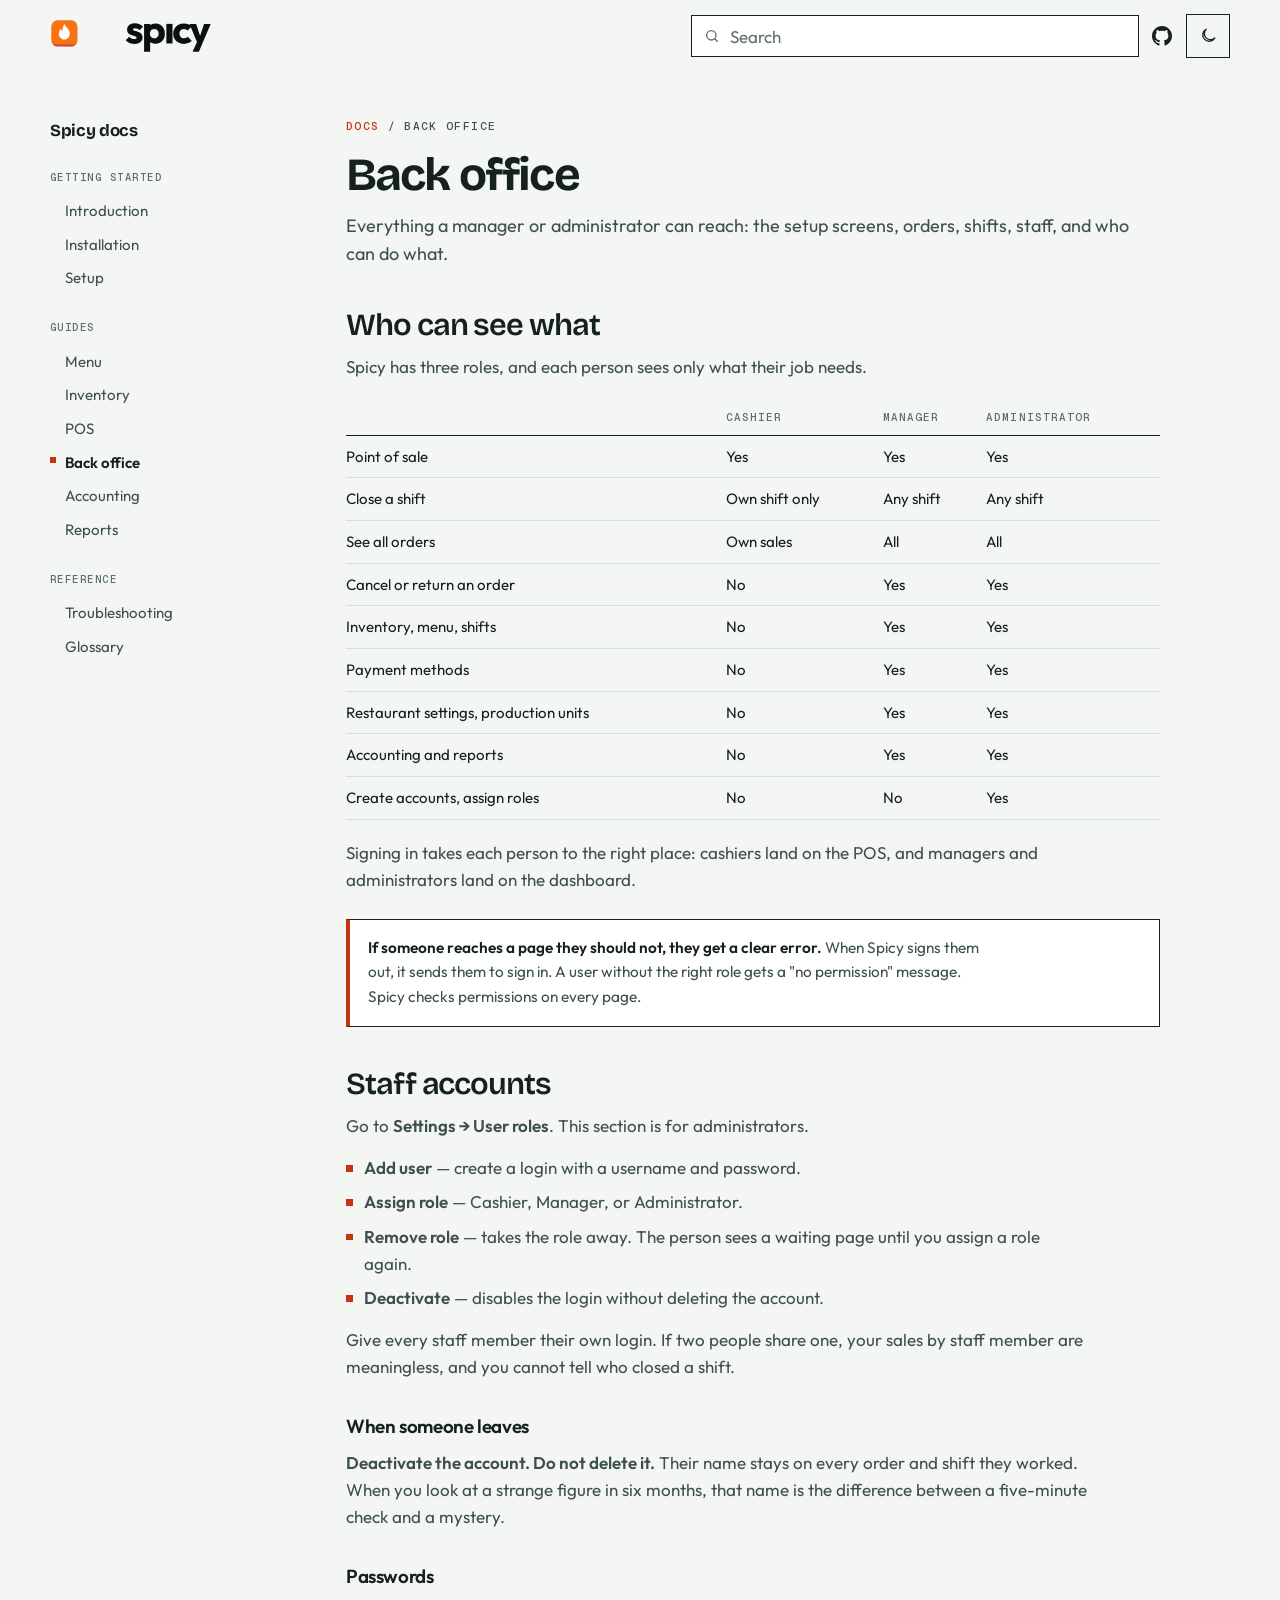
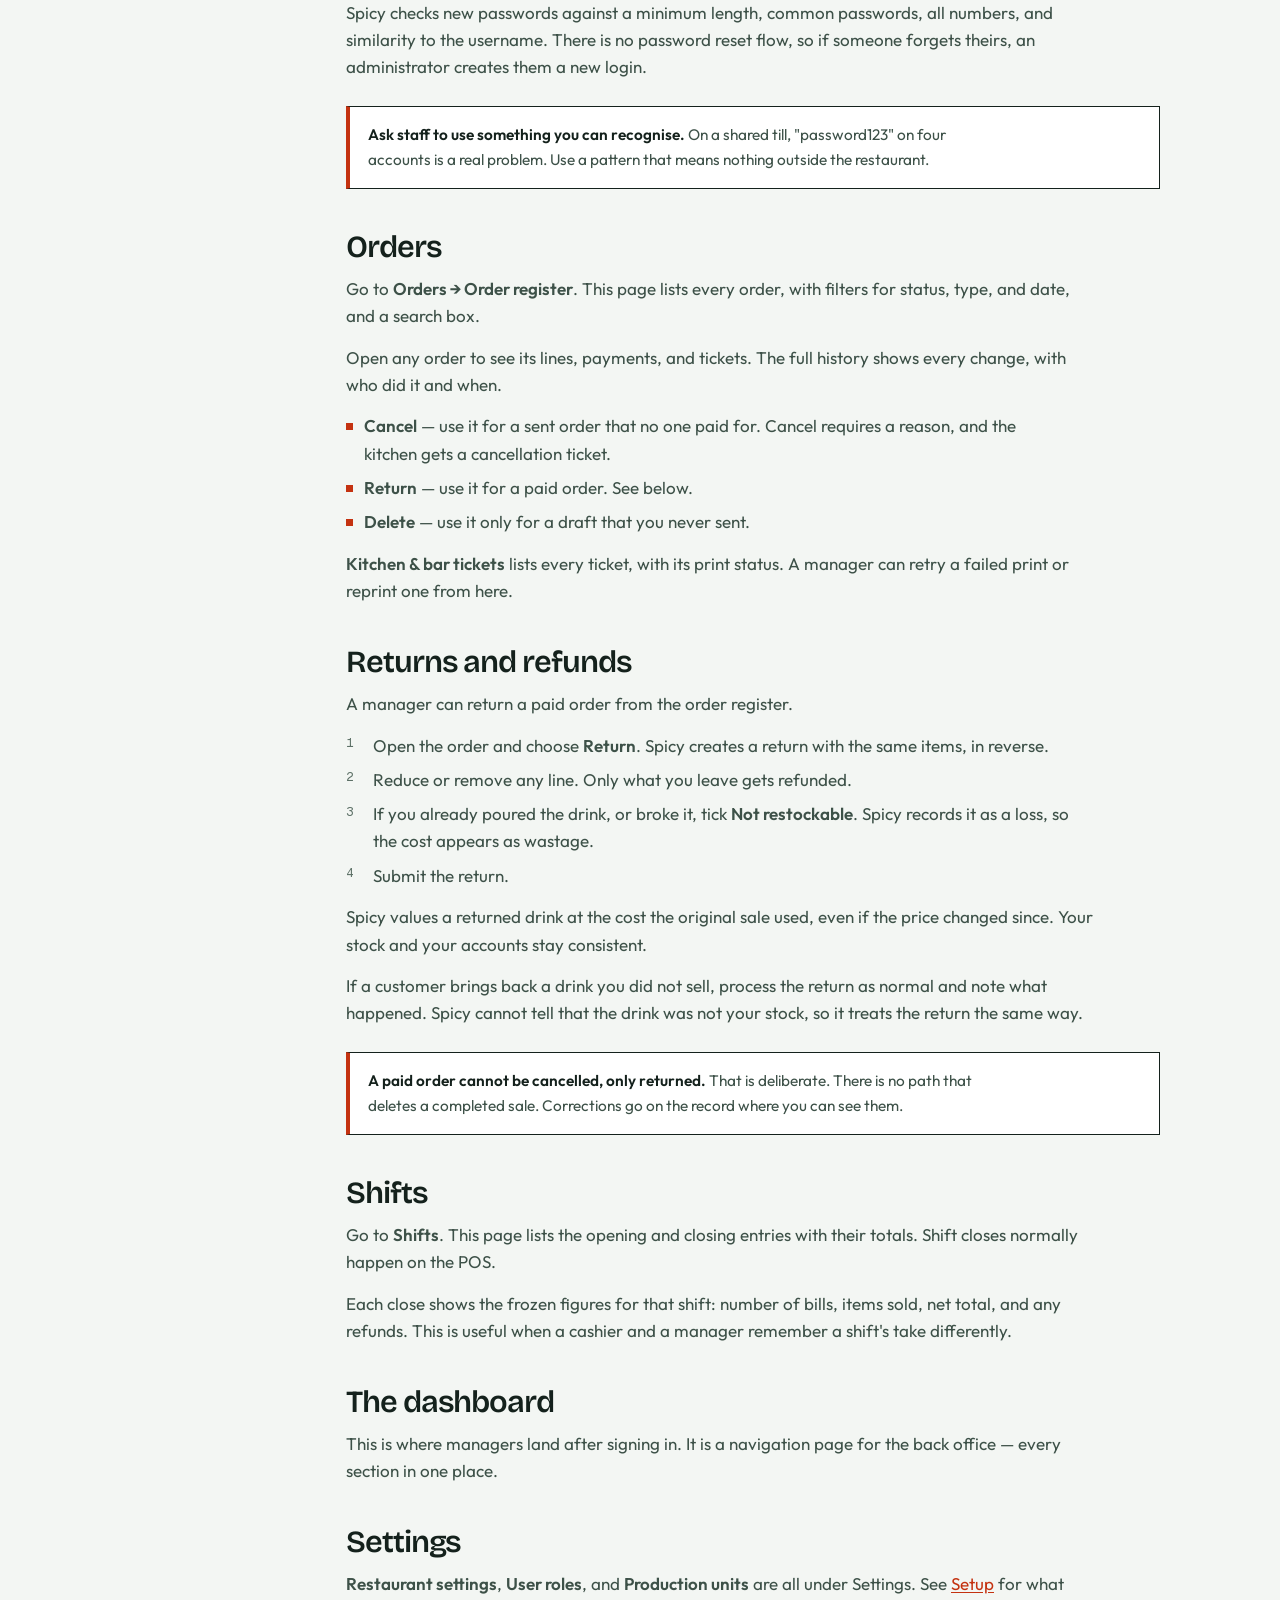
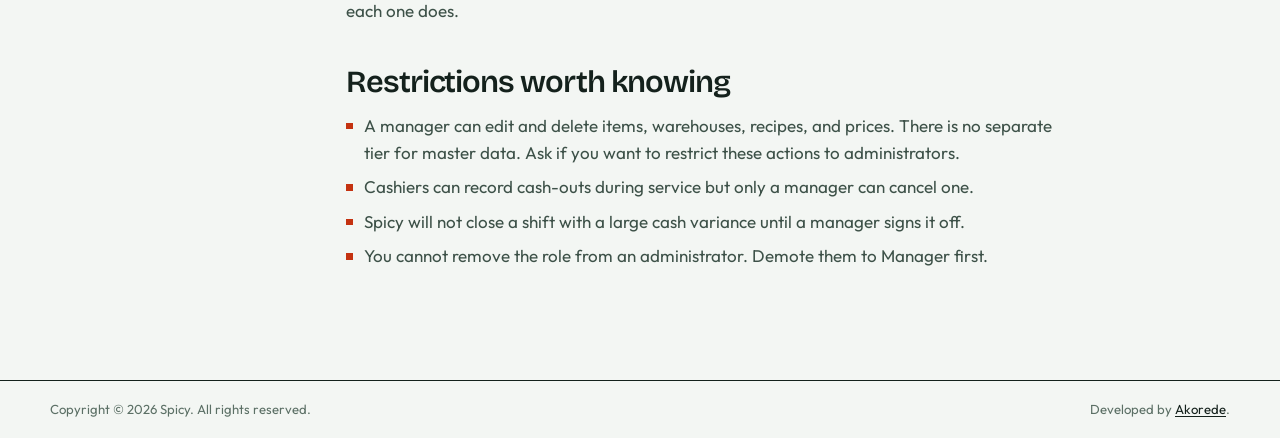
<file: backoffice/index.html>
<!DOCTYPE html>
<!--
  Documentation page. The shell, sidebar and styles are shared with every
  other docs page.
-->
<html lang="en" dir="ltr">
<head>
  <meta charset="utf-8">
  <meta name="viewport" content="width=device-width, initial-scale=1">
  <title>Back office - Spicy Docs</title>
  <meta name="description" content="The manager console: orders, tickets, and audit trails.">

  <meta name="theme-color" content="#f3f6f3">
  <script>
    (function () {
      try {
        var saved = localStorage.getItem('spicy-theme');
        var theme = saved === 'dark' || saved === 'light' ? saved
          : (matchMedia('(prefers-color-scheme: dark)').matches ? 'dark' : 'light');
        document.documentElement.setAttribute('data-theme', theme);
      } catch (e) {
        document.documentElement.setAttribute('data-theme', 'light');
      }
    })();
  </script>

  <link rel="icon" href="../assets/logo/favicons/favicon.ico" sizes="any">
  <link rel="icon" href="../assets/logo/favicons/favicon.svg" type="image/svg+xml">
  <link rel="apple-touch-icon" href="../assets/logo/favicons/apple-touch-icon.png">
  <link rel="manifest" href="../assets/logo/favicons/site.webmanifest">

  <link rel="stylesheet" href="../assets/css/landing.css">
  <link rel="stylesheet" href="../assets/css/docs.css">
  <noscript>
    <style>
      .reveal { opacity: 1 !important; transform: none !important; }
    </style>
  </noscript>
</head>
<body>

  <a class="skip" href="#content">Skip to content</a>

  <header class="site-nav docs-bar" data-scrolled="false">
    <div class="wrap nav-inner">
      <a class="logo" href="../index.html" aria-label="Spicy home">
        <img class="logo-for-light" src="../assets/img/logo.svg" alt="Spicy" width="152" height="32">
        <img class="logo-for-dark" src="../assets/img/logo-inverse.svg" alt="" width="152" height="32">
      </a>
      <form class="docs-search" role="search">
        <label class="docs-visually-hidden" for="docs-search">Search docs</label>
        <svg width="16" height="16" viewBox="0 0 24 24" fill="none" stroke="currentColor" stroke-width="2" aria-hidden="true"><circle cx="11" cy="11" r="7"/><path d="M20 20l-3.5-3.5" stroke-linecap="round"/></svg>
        <input id="docs-search" type="search" placeholder="Search" autocomplete="off" enterkeyhint="search">
      </form>
      <a class="nav-icon" href="https://github.com/sanusi-dev/spicy" target="_blank" rel="noreferrer" aria-label="Spicy on GitHub">
        <svg width="20" height="20" fill="currentColor" viewBox="0 0 24 24" aria-hidden="true"><path d="M12 0c-6.626 0-12 5.373-12 12 0 5.302 3.438 9.8 8.207 11.387.599.111.793-.261.793-.577v-2.234c-3.338.726-4.033-1.416-4.033-1.416-.546-1.387-1.333-1.756-1.333-1.756-1.089-.745.083-.729.083-.729 1.205.084 1.839 1.237 1.839 1.237 1.07 1.834 2.807 1.304 3.492.997.107-.775.418-1.305.762-1.604-2.665-.305-5.467-1.334-5.467-5.931 0-1.311.469-2.381 1.236-3.221-.124-.303-.535-1.524.117-3.176 0 0 1.008-.322 3.301 1.23.957-.266 1.983-.399 3.003-.404 1.02.005 2.047.138 3.006.404 2.291-1.552 3.297-1.23 3.297-1.23.653 1.653.242 2.874.118 3.176.77.84 1.235 1.911 1.235 3.221 0 4.609-2.807 5.624-5.479 5.921.43.372.823 1.102.823 2.222v3.293c0 .319.192.694.801.576 4.765-1.589 8.199-6.086 8.199-11.386 0-6.627-5.373-12-12-12z"/></svg>
      </a>
      <button type="button" class="theme-toggle" id="theme-toggle" aria-pressed="false" aria-label="Switch to dark mode">
        <svg class="icon-moon" width="18" height="18" viewBox="0 0 24 24" fill="none" stroke="currentColor" stroke-width="1.8" aria-hidden="true"><path d="M21 14.5A8.5 8.5 0 1 1 9.5 3 7 7 0 0 0 21 14.5z" stroke-linejoin="round"/></svg>
        <svg class="icon-sun" width="18" height="18" viewBox="0 0 24 24" fill="none" stroke="currentColor" stroke-width="1.8" aria-hidden="true"><circle cx="12" cy="12" r="4"/><path d="M12 2v2M12 20v2M4.9 4.9l1.4 1.4M17.7 17.7l1.4 1.4M2 12h2M20 12h2M4.9 19.1l1.4-1.4M17.7 6.3l1.4-1.4" stroke-linecap="round"/></svg>
      </button>
    </div>
  </header>

  <main id="content">
    <div class="wrap docs-layout">
      <button type="button" class="docs-nav-toggle" id="docs-nav-toggle" aria-expanded="false" aria-controls="docs-nav">
        <svg width="18" height="18" viewBox="0 0 24 24" fill="none" stroke="currentColor" stroke-width="2" stroke-linecap="round" aria-hidden="true"><path d="M3 6h18M3 12h18M3 18h18"/></svg>
        <span>Documentation menu</span>
        <svg class="docs-nav-chevron" width="16" height="16" viewBox="0 0 24 24" fill="none" stroke="currentColor" stroke-width="2" stroke-linecap="round" stroke-linejoin="round" aria-hidden="true"><path d="M6 9l6 6 6-6"/></svg>
      </button>
      <aside class="docs-side" data-open="false">
        <nav class="docs-nav" id="docs-nav" aria-label="Docs">
          <p class="docs-nav-title"><a href="../docs/">Spicy docs</a></p>
          <p class="docs-nav-group">Getting started</p>
          <ul>
            <li><a href="../introduction/">Introduction</a></li>
            <li><a href="../installation/">Installation</a></li>
            <li><a href="../setup/">Setup</a></li>
          </ul>
          <p class="docs-nav-group">Guides</p>
          <ul>
            <li><a href="../menu/">Menu</a></li>
            <li><a href="../inventory/">Inventory</a></li>
            <li><a href="../pos/">POS</a></li>
            <li><a href="../backoffice/" aria-current="page">Back office</a></li>
            <li><a href="../accounting/">Accounting</a></li>
            <li><a href="../reports/">Reports</a></li>
          </ul>
          <p class="docs-nav-group">Reference</p>
          <ul>
            <li><a href="../troubleshooting/">Troubleshooting</a></li>
            <li><a href="../glossary/">Glossary</a></li>
          </ul>
        </nav>
      </aside>
      <article class="docs-article reveal" data-visible="false">
        <p class="docs-crumb"><a href="../docs/">Docs</a> / Back office</p>
        <h1>Back office</h1>
        <p class="lede">Everything a manager or administrator can reach: the setup screens, orders, shifts, staff, and who can do what.</p>

        <h2>Who can see what</h2>
        <p>Spicy has three roles, and each person sees only what their job needs.</p>
        <table>
          <thead>
            <tr><th></th><th>Cashier</th><th>Manager</th><th>Administrator</th></tr>
          </thead>
          <tbody>
            <tr><td>Point of sale</td><td>Yes</td><td>Yes</td><td>Yes</td></tr>
            <tr><td>Close a shift</td><td>Own shift only</td><td>Any shift</td><td>Any shift</td></tr>
            <tr><td>See all orders</td><td>Own sales</td><td>All</td><td>All</td></tr>
            <tr><td>Cancel or return an order</td><td>No</td><td>Yes</td><td>Yes</td></tr>
            <tr><td>Inventory, menu, shifts</td><td>No</td><td>Yes</td><td>Yes</td></tr>
            <tr><td>Payment methods</td><td>No</td><td>Yes</td><td>Yes</td></tr>
            <tr><td>Restaurant settings, production units</td><td>No</td><td>Yes</td><td>Yes</td></tr>
            <tr><td>Accounting and reports</td><td>No</td><td>Yes</td><td>Yes</td></tr>
            <tr><td>Create accounts, assign roles</td><td>No</td><td>No</td><td>Yes</td></tr>
          </tbody>
        </table>

        <p>Signing in takes each person to the right place: cashiers land on the POS, and managers and administrators land on the dashboard.</p>

        <div class="docs-note">
          <p><strong>If someone reaches a page they should not, they get a clear error.</strong> When Spicy signs them out, it sends them to sign in. A user without the right role gets a "no permission" message. Spicy checks permissions on every page.</p>
        </div>

        <h2>Staff accounts</h2>
        <p>Go to <strong>Settings → User roles</strong>. This section is for administrators.</p>
        <ul>
          <li><strong>Add user</strong> — create a login with a username and password.</li>
          <li><strong>Assign role</strong> — Cashier, Manager, or Administrator.</li>
          <li><strong>Remove role</strong> — takes the role away. The person sees a waiting page until you assign a role again.</li>
          <li><strong>Deactivate</strong> — disables the login without deleting the account.</li>
        </ul>
        <p>Give every staff member their own login. If two people share one, your sales by staff member are meaningless, and you cannot tell who closed a shift.</p>

        <h3>When someone leaves</h3>
        <p><strong>Deactivate the account. Do not delete it.</strong> Their name stays on every order and shift they worked. When you look at a strange figure in six months, that name is the difference between a five-minute check and a mystery.</p>

        <h3>Passwords</h3>
        <p>Spicy checks new passwords against a minimum length, common passwords, all numbers, and similarity to the username. There is no password reset flow, so if someone forgets theirs, an administrator creates them a new login.</p>
        <div class="docs-note">
          <p><strong>Ask staff to use something you can recognise.</strong> On a shared till, "password123" on four accounts is a real problem. Use a pattern that means nothing outside the restaurant.</p>
        </div>

        <h2>Orders</h2>
        <p>Go to <strong>Orders → Order register</strong>. This page lists every order, with filters for status, type, and date, and a search box.</p>
        <p>Open any order to see its lines, payments, and tickets. The full history shows every change, with who did it and when.</p>
        <ul>
          <li><strong>Cancel</strong> — use it for a sent order that no one paid for. Cancel requires a reason, and the kitchen gets a cancellation ticket.</li>
          <li><strong>Return</strong> — use it for a paid order. See below.</li>
          <li><strong>Delete</strong> — use it only for a draft that you never sent.</li>
        </ul>
        <p><strong>Kitchen &amp; bar tickets</strong> lists every ticket, with its print status. A manager can retry a failed print or reprint one from here.</p>

        <h2>Returns and refunds</h2>
        <p>A manager can return a paid order from the order register.</p>
        <ol>
          <li>Open the order and choose <strong>Return</strong>. Spicy creates a return with the same items, in reverse.</li>
          <li>Reduce or remove any line. Only what you leave gets refunded.</li>
          <li>If you already poured the drink, or broke it, tick <strong>Not restockable</strong>. Spicy records it as a loss, so the cost appears as wastage.</li>
          <li>Submit the return.</li>
        </ol>
        <p>Spicy values a returned drink at the cost the original sale used, even if the price changed since. Your stock and your accounts stay consistent.</p>
        <p>If a customer brings back a drink you did not sell, process the return as normal and note what happened. Spicy cannot tell that the drink was not your stock, so it treats the return the same way.</p>

        <div class="docs-note">
          <p><strong>A paid order cannot be cancelled, only returned.</strong> That is deliberate. There is no path that deletes a completed sale. Corrections go on the record where you can see them.</p>
        </div>

        <h2>Shifts</h2>
        <p>Go to <strong>Shifts</strong>. This page lists the opening and closing entries with their totals. Shift closes normally happen on the POS.</p>
        <p>Each close shows the frozen figures for that shift: number of bills, items sold, net total, and any refunds. This is useful when a cashier and a manager remember a shift's take differently.</p>

        <h2>The dashboard</h2>
        <p>This is where managers land after signing in. It is a navigation page for the back office — every section in one place.</p>

        <h2>Settings</h2>
        <p><strong>Restaurant settings</strong>, <strong>User roles</strong>, and <strong>Production units</strong> are all under Settings. See <a href="../setup/">Setup</a> for what each one does.</p>

        <h2>Restrictions worth knowing</h2>
        <ul>
          <li>A manager can edit and delete items, warehouses, recipes, and prices. There is no separate tier for master data. Ask if you want to restrict these actions to administrators.</li>
          <li>Cashiers can record cash-outs during service but only a manager can cancel one.</li>
          <li>Spicy will not close a shift with a large cash variance until a manager signs it off.</li>
          <li>You cannot remove the role from an administrator. Demote them to Manager first.</li>
        </ul>
      </article>
    </div>
  </main>

  <footer class="footer footer--slim">
    <div class="wrap">
      <div class="footer-base">
        <span>Copyright © <span data-year>2026</span> Spicy. All rights reserved.</span>
        <span>Developed by <a href="https://akorede.dev" target="_blank" rel="noreferrer">Akorede</a>.</span>
      </div>
    </div>
  </footer>

  <script src="../assets/js/landing.js" defer></script>
  <script src="../assets/js/docs.js" defer></script>
</body>
</html>
</file>
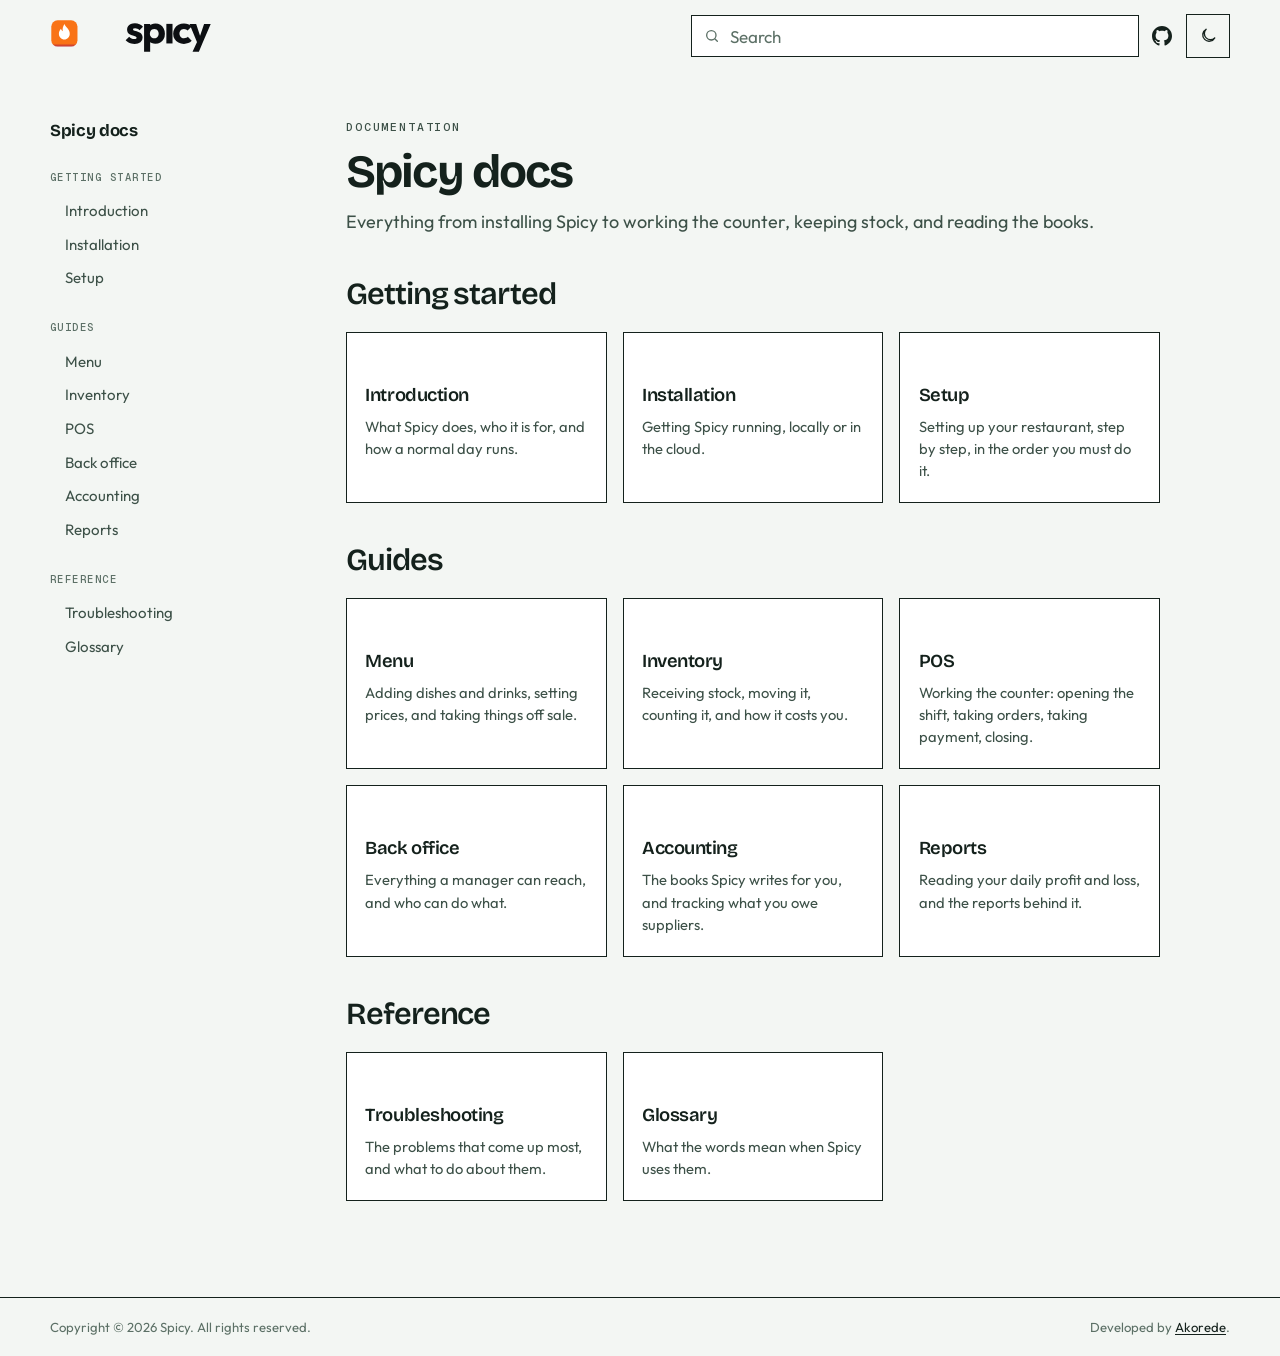
<file: docs/index.html>
<!DOCTYPE html>
<!--
  Documentation hub. Links to every page.
-->
<html lang="en" dir="ltr">
<head>
  <meta charset="utf-8">
  <meta name="viewport" content="width=device-width, initial-scale=1">
  <title>Documentation - Spicy</title>
  <meta name="description" content="Spicy documentation. Installation, setup, daily operations, accounting, and reference guides.">

  <link rel="canonical" href="https://spicy.akorede.dev/docs/">
  <meta property="og:type" content="website">
  <meta property="og:url" content="https://spicy.akorede.dev/docs/">
  <meta property="og:site_name" content="Spicy">
  <meta property="og:title" content="Documentation - Spicy">
  <meta property="og:description" content="Spicy documentation. Installation, setup, daily operations, accounting, and reference guides.">
  <meta property="og:image" content="https://spicy.akorede.dev/assets/img/og-image.png">
  <meta property="og:image:width" content="1200">
  <meta property="og:image:height" content="630">
  <meta name="twitter:card" content="summary_large_image">
  <meta name="twitter:title" content="Documentation - Spicy">
  <meta name="twitter:description" content="Spicy documentation. Installation, setup, daily operations, accounting, and reference guides.">
  <meta name="twitter:image" content="https://spicy.akorede.dev/assets/img/og-image.png">

  <meta name="theme-color" content="#f3f6f3">
  <script>
    (function () {
      try {
        var saved = localStorage.getItem('spicy-theme');
        var theme = saved === 'dark' || saved === 'light' ? saved
          : (matchMedia('(prefers-color-scheme: dark)').matches ? 'dark' : 'light');
        document.documentElement.setAttribute('data-theme', theme);
      } catch (e) {
        document.documentElement.setAttribute('data-theme', 'light');
      }
    })();
  </script>

  <link rel="icon" href="../assets/logo/favicons/favicon.ico" sizes="any">
  <link rel="icon" href="../assets/logo/favicons/favicon.svg" type="image/svg+xml">
  <link rel="apple-touch-icon" href="../assets/logo/favicons/apple-touch-icon.png">
  <link rel="manifest" href="../assets/logo/favicons/site.webmanifest">

  <link rel="stylesheet" href="../assets/css/landing.css">
  <link rel="stylesheet" href="../assets/css/docs.css">
  <noscript>
    <style>
      .reveal { opacity: 1 !important; transform: none !important; }
    </style>
  </noscript>
</head>
<body>

  <a class="skip" href="#content">Skip to content</a>

  <header class="site-nav docs-bar" data-scrolled="false">
    <div class="wrap nav-inner">
      <a class="logo" href="../index.html" aria-label="Spicy home">
        <img class="logo-for-light" src="../assets/img/logo.svg" alt="Spicy" width="152" height="32">
        <img class="logo-for-dark" src="../assets/img/logo-inverse.svg" alt="" width="152" height="32">
      </a>
      <form class="docs-search" role="search">
        <label class="docs-visually-hidden" for="docs-search">Search docs</label>
        <svg width="16" height="16" viewBox="0 0 24 24" fill="none" stroke="currentColor" stroke-width="2" aria-hidden="true"><circle cx="11" cy="11" r="7"/><path d="M20 20l-3.5-3.5" stroke-linecap="round"/></svg>
        <input id="docs-search" type="search" placeholder="Search" autocomplete="off" enterkeyhint="search">
      </form>
      <a class="nav-icon" href="https://github.com/sanusi-dev/spicy" target="_blank" rel="noreferrer" aria-label="Spicy on GitHub">
        <svg width="20" height="20" fill="currentColor" viewBox="0 0 24 24" aria-hidden="true"><path d="M12 0c-6.626 0-12 5.373-12 12 0 5.302 3.438 9.8 8.207 11.387.599.111.793-.261.793-.577v-2.234c-3.338.726-4.033-1.416-4.033-1.416-.546-1.387-1.333-1.756-1.333-1.756-1.089-.745.083-.729.083-.729 1.205.084 1.839 1.237 1.839 1.237 1.07 1.834 2.807 1.304 3.492.997.107-.775.418-1.305.762-1.604-2.665-.305-5.467-1.334-5.467-5.931 0-1.311.469-2.381 1.236-3.221-.124-.303-.535-1.524.117-3.176 0 0 1.008-.322 3.301 1.23.957-.266 1.983-.399 3.003-.404 1.02.005 2.047.138 3.006.404 2.291-1.552 3.297-1.23 3.297-1.23.653 1.653.242 2.874.118 3.176.77.84 1.235 1.911 1.235 3.221 0 4.609-2.807 5.624-5.479 5.921.43.372.823 1.102.823 2.222v3.293c0 .319.192.694.801.576 4.765-1.589 8.199-6.086 8.199-11.386 0-6.627-5.373-12-12-12z"/></svg>
      </a>
      <button type="button" class="theme-toggle" id="theme-toggle" aria-pressed="false" aria-label="Switch to dark mode">
        <svg class="icon-moon" width="18" height="18" viewBox="0 0 24 24" fill="none" stroke="currentColor" stroke-width="1.8" aria-hidden="true"><path d="M21 14.5A8.5 8.5 0 1 1 9.5 3 7 7 0 0 0 21 14.5z" stroke-linejoin="round"/></svg>
        <svg class="icon-sun" width="18" height="18" viewBox="0 0 24 24" fill="none" stroke="currentColor" stroke-width="1.8" aria-hidden="true"><circle cx="12" cy="12" r="4"/><path d="M12 2v2M12 20v2M4.9 4.9l1.4 1.4M17.7 17.7l1.4 1.4M2 12h2M20 12h2M4.9 19.1l1.4-1.4M17.7 6.3l1.4-1.4" stroke-linecap="round"/></svg>
      </button>
    </div>
  </header>

  <main id="content">
    <div class="wrap docs-layout">
      <button type="button" class="docs-nav-toggle" id="docs-nav-toggle" aria-expanded="false" aria-controls="docs-nav">
        <svg width="18" height="18" viewBox="0 0 24 24" fill="none" stroke="currentColor" stroke-width="2" stroke-linecap="round" aria-hidden="true"><path d="M3 6h18M3 12h18M3 18h18"/></svg>
        <span>Documentation menu</span>
        <svg class="docs-nav-chevron" width="16" height="16" viewBox="0 0 24 24" fill="none" stroke="currentColor" stroke-width="2" stroke-linecap="round" stroke-linejoin="round" aria-hidden="true"><path d="M6 9l6 6 6-6"/></svg>
      </button>
      <aside class="docs-side" data-open="false">
        <nav class="docs-nav" id="docs-nav" aria-label="Docs">
          <p class="docs-nav-title"><a href="../docs/">Spicy docs</a></p>
          <p class="docs-nav-group">Getting started</p>
          <ul>
            <li><a href="../introduction/">Introduction</a></li>
            <li><a href="../installation/">Installation</a></li>
            <li><a href="../setup/">Setup</a></li>
          </ul>
          <p class="docs-nav-group">Guides</p>
          <ul>
            <li><a href="../menu/">Menu</a></li>
            <li><a href="../inventory/">Inventory</a></li>
            <li><a href="../pos/">POS</a></li>
            <li><a href="../backoffice/">Back office</a></li>
            <li><a href="../accounting/">Accounting</a></li>
            <li><a href="../reports/">Reports</a></li>
          </ul>
          <p class="docs-nav-group">Reference</p>
          <ul>
            <li><a href="../troubleshooting/">Troubleshooting</a></li>
            <li><a href="../glossary/">Glossary</a></li>
          </ul>
        </nav>
      </aside>

      <article class="docs-article reveal" data-visible="false">
        <p class="kicker">Documentation</p>
        <h1>Spicy docs</h1>
        <p class="lede">Everything from installing Spicy to working the counter, keeping stock, and reading the books.</p>
        <p class="docs-empty" id="docs-empty" hidden>No pages match that search.</p>

        <h2>Getting started</h2>
        <div class="docs-cards">
          <a class="docs-card" href="../introduction/">
            <h3>Introduction</h3>
            <p>What Spicy does, who it is for, and how a normal day runs.</p>
          </a>
          <a class="docs-card" href="../installation/">
            <h3>Installation</h3>
            <p>Getting Spicy running, locally or in the cloud.</p>
          </a>
          <a class="docs-card" href="../setup/">
            <h3>Setup</h3>
            <p>Setting up your restaurant, step by step, in the order you must do it.</p>
          </a>
        </div>

        <h2>Guides</h2>
        <div class="docs-cards">
          <a class="docs-card" href="../menu/">
            <h3>Menu</h3>
            <p>Adding dishes and drinks, setting prices, and taking things off sale.</p>
          </a>
          <a class="docs-card" href="../inventory/">
            <h3>Inventory</h3>
            <p>Receiving stock, moving it, counting it, and how it costs you.</p>
          </a>
          <a class="docs-card" href="../pos/">
            <h3>POS</h3>
            <p>Working the counter: opening the shift, taking orders, taking payment, closing.</p>
          </a>
          <a class="docs-card" href="../backoffice/">
            <h3>Back office</h3>
            <p>Everything a manager can reach, and who can do what.</p>
          </a>
          <a class="docs-card" href="../accounting/">
            <h3>Accounting</h3>
            <p>The books Spicy writes for you, and tracking what you owe suppliers.</p>
          </a>
          <a class="docs-card" href="../reports/">
            <h3>Reports</h3>
            <p>Reading your daily profit and loss, and the reports behind it.</p>
          </a>
        </div>

        <h2>Reference</h2>
        <div class="docs-cards">
          <a class="docs-card" href="../troubleshooting/">
            <h3>Troubleshooting</h3>
            <p>The problems that come up most, and what to do about them.</p>
          </a>
          <a class="docs-card" href="../glossary/">
            <h3>Glossary</h3>
            <p>What the words mean when Spicy uses them.</p>
          </a>
        </div>
      </article>
    </div>
  </main>

  <footer class="footer footer--slim">
    <div class="wrap">
      <div class="footer-base">
        <span>Copyright © <span data-year>2026</span> Spicy. All rights reserved.</span>
        <span>Developed by <a href="https://akorede.dev" target="_blank" rel="noreferrer">Akorede</a>.</span>
      </div>
    </div>
  </footer>

  <script src="../assets/js/landing.js" defer></script>
  <script src="../assets/js/docs.js" defer></script>
</body>
</html>
</file>
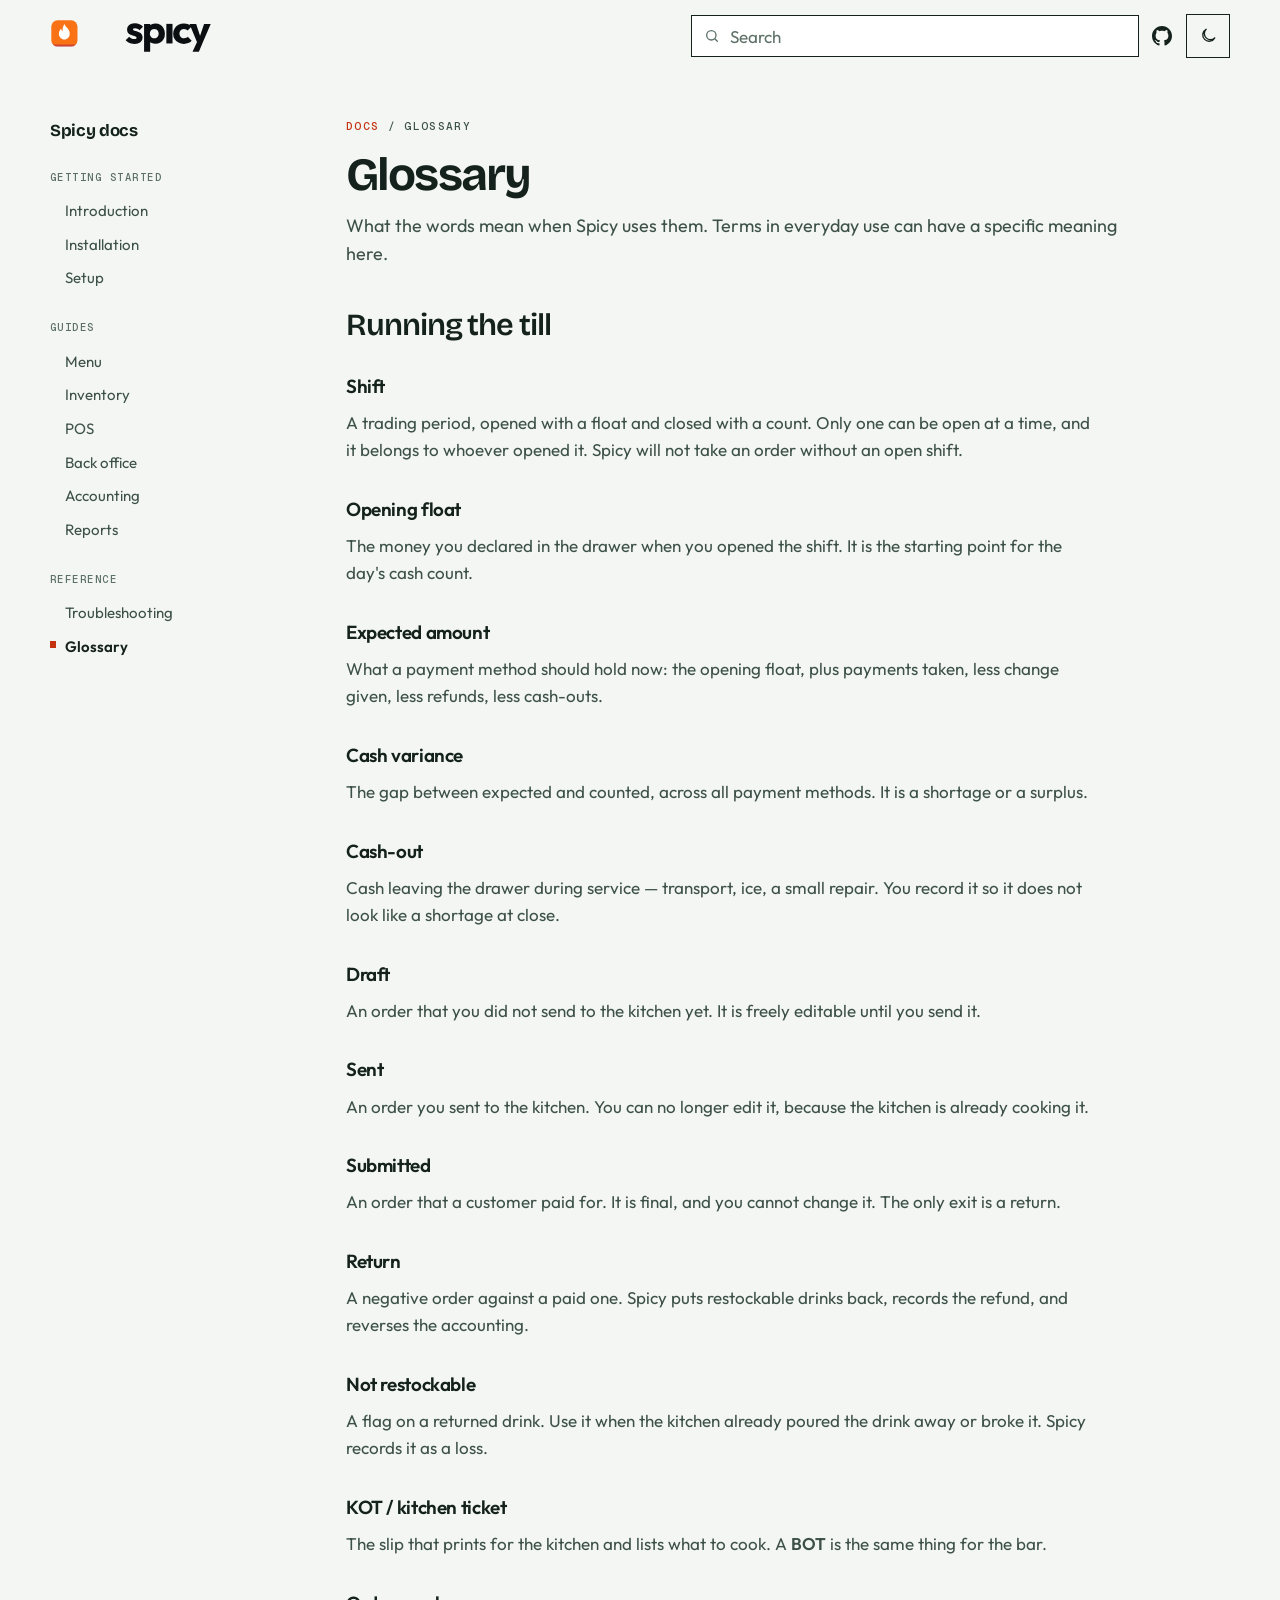
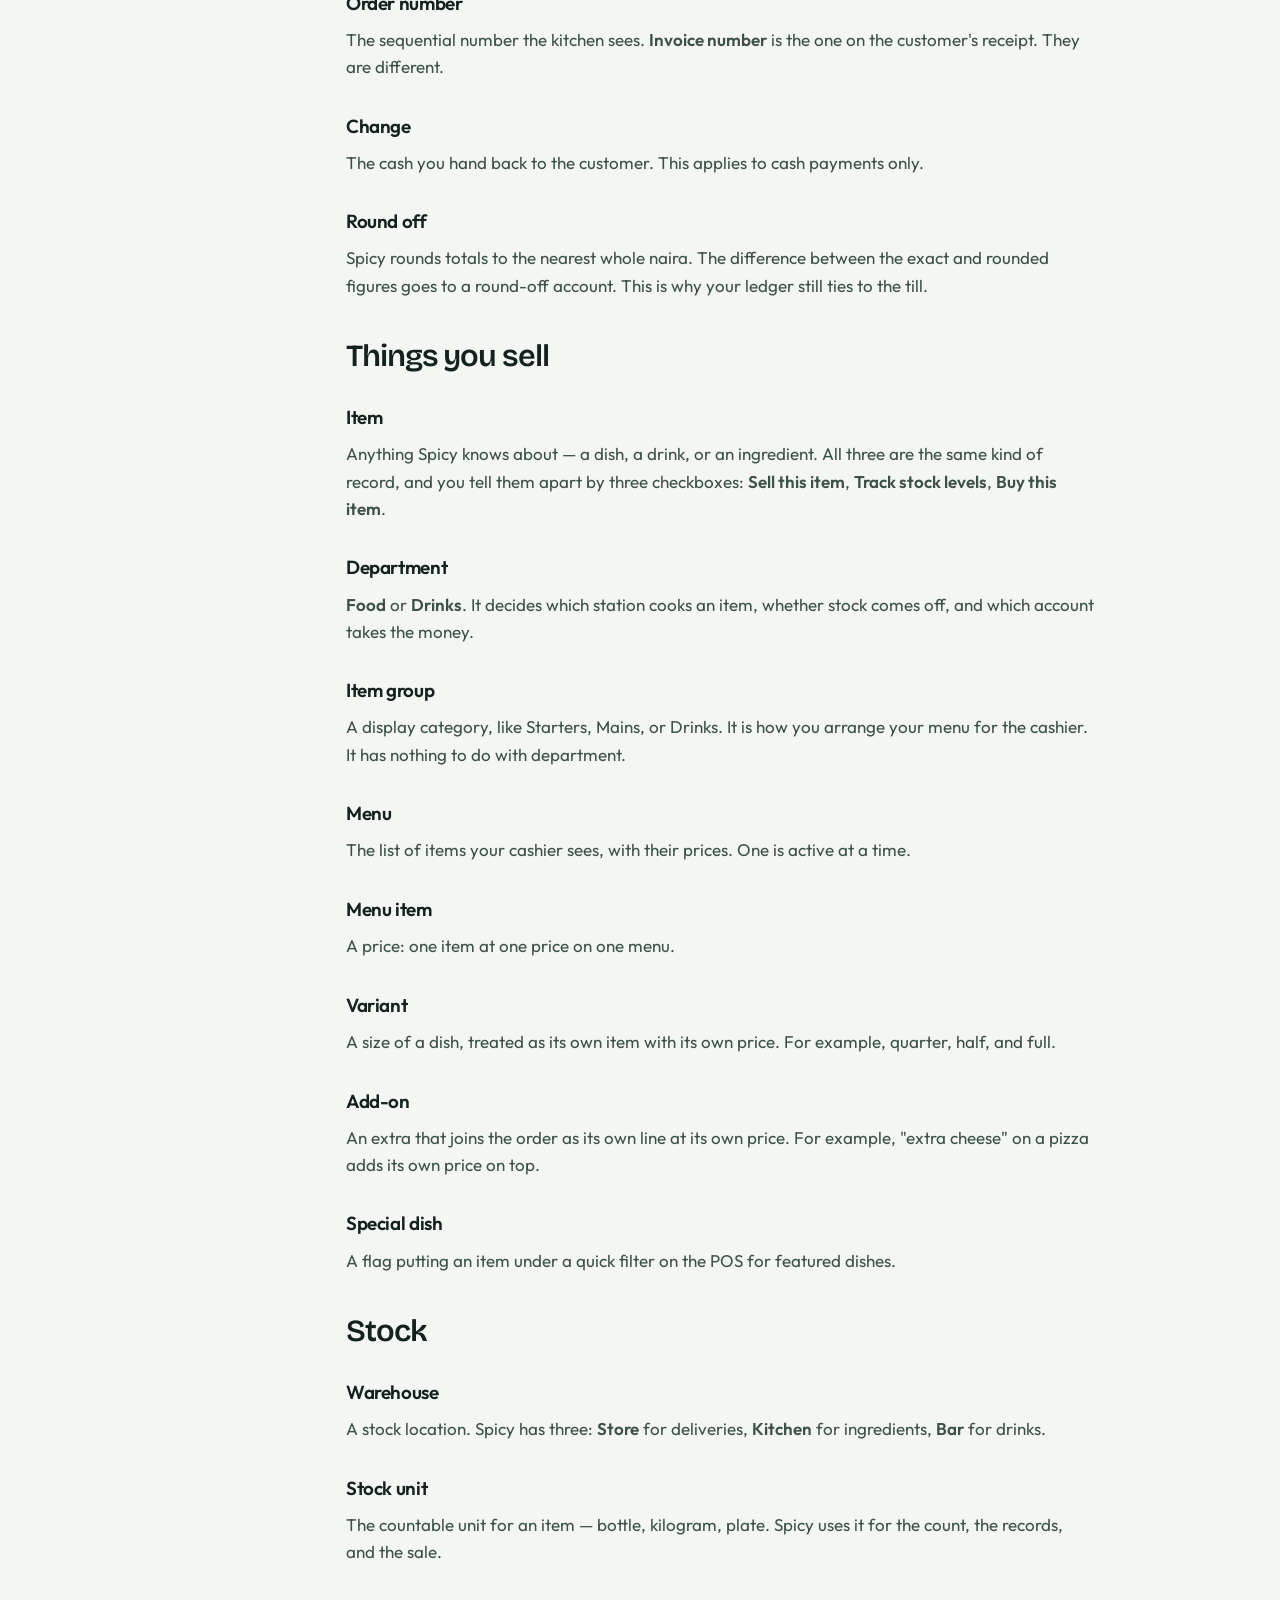
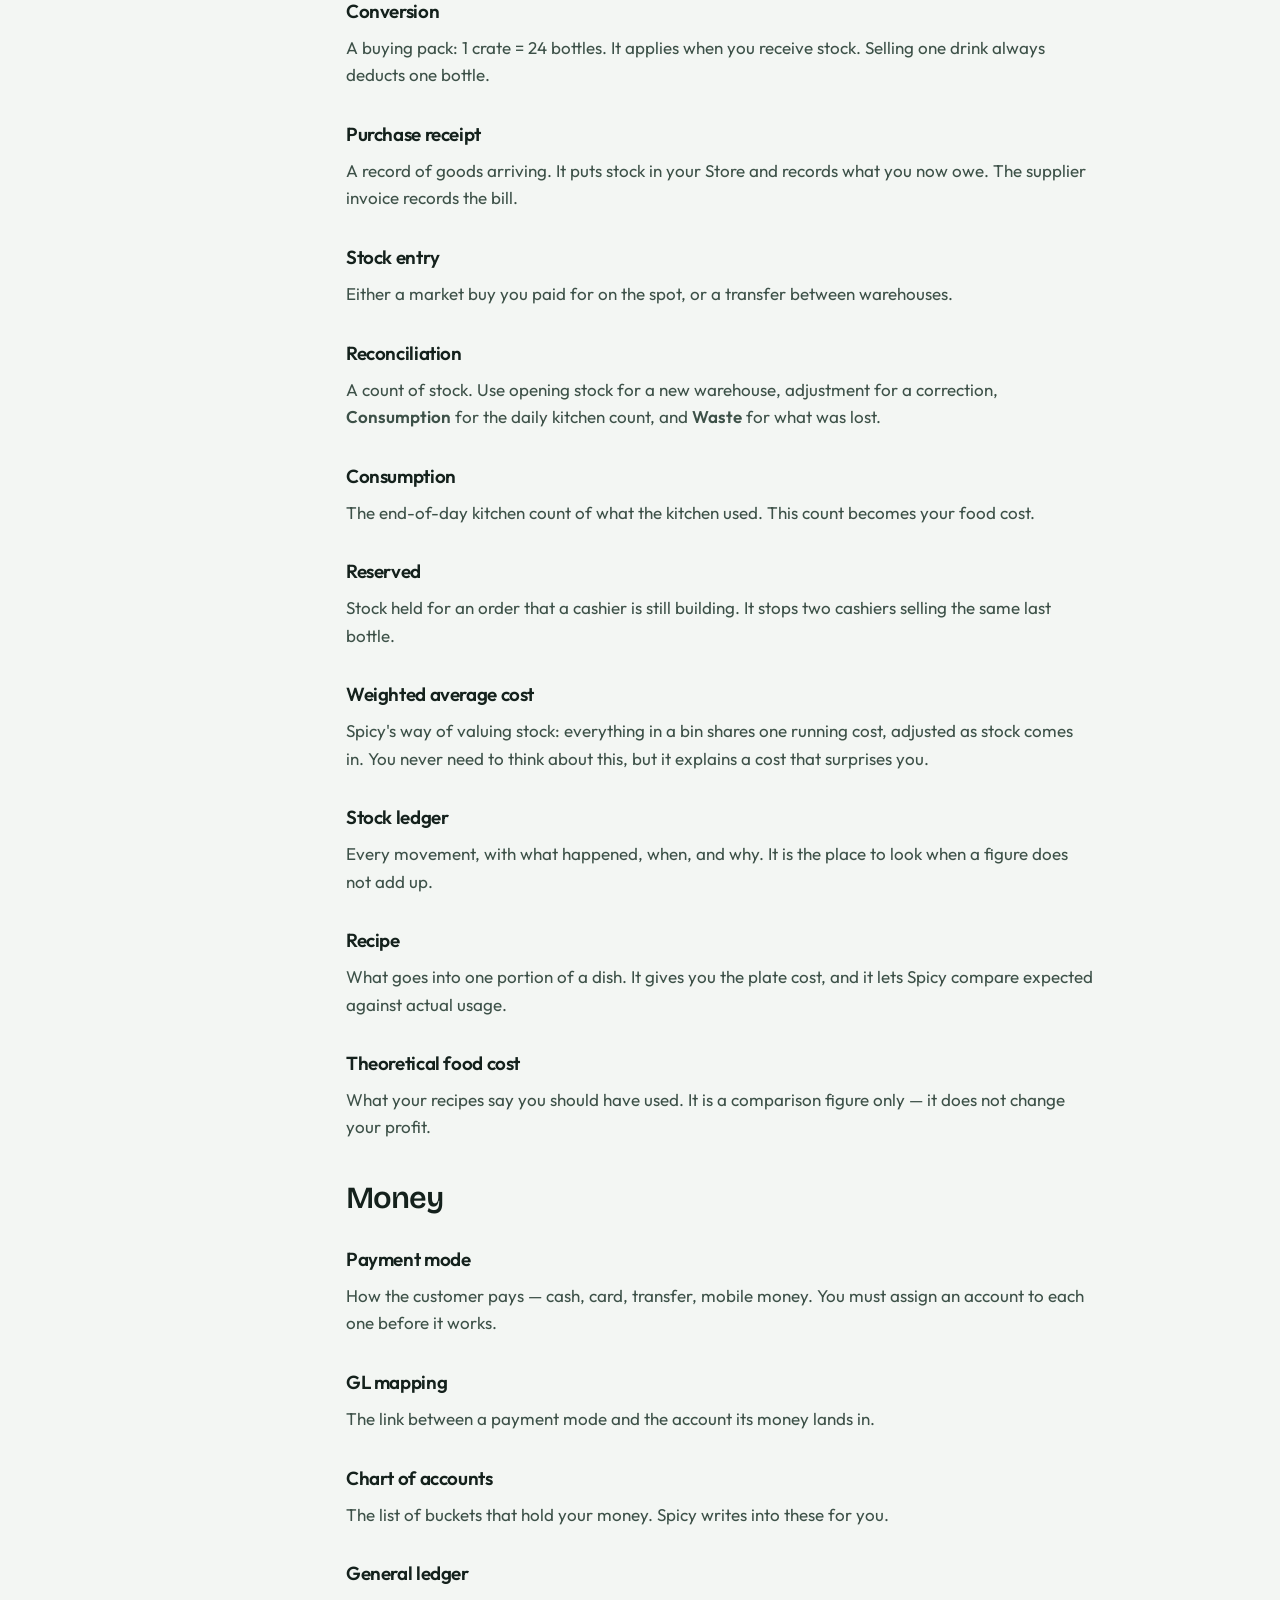
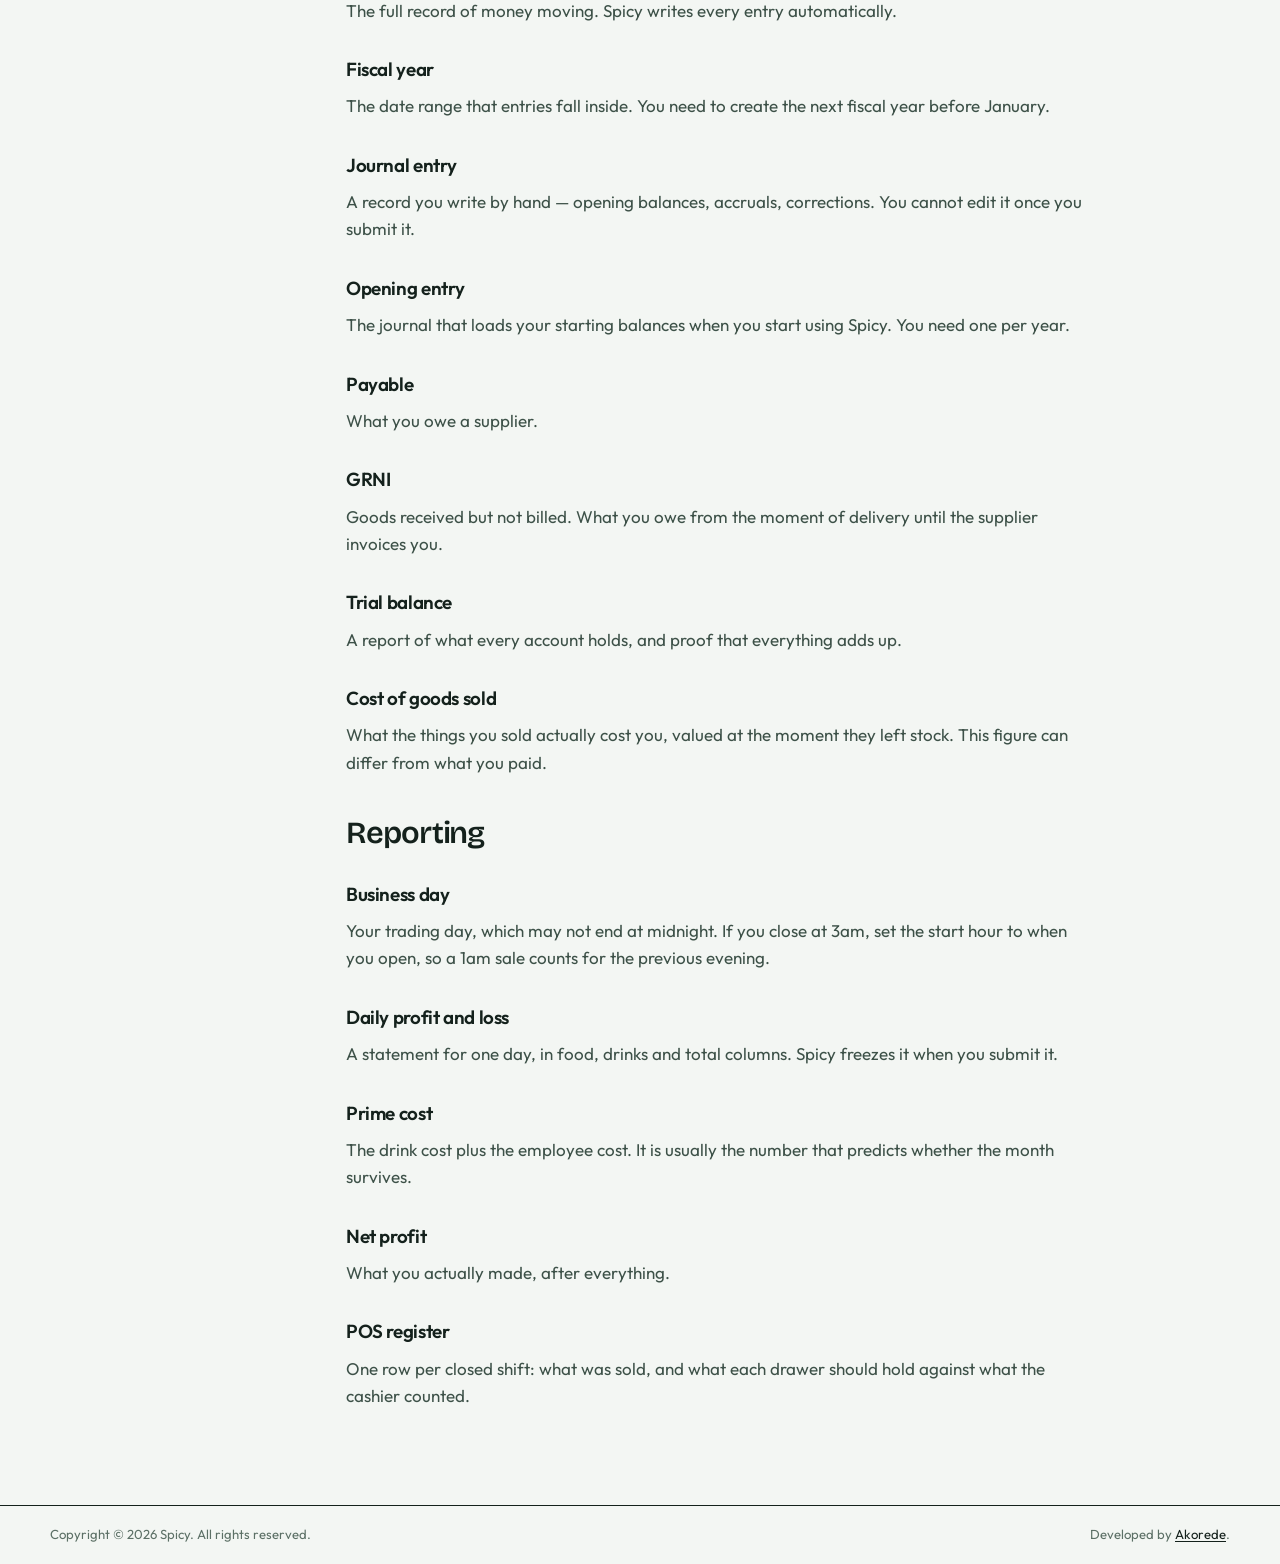
<file: glossary/index.html>
<!DOCTYPE html>
<!--
  Documentation page. The shell, sidebar and styles are shared with every
  other docs page.
-->
<html lang="en" dir="ltr">
<head>
  <meta charset="utf-8">
  <meta name="viewport" content="width=device-width, initial-scale=1">
  <title>Glossary - Spicy Docs</title>
  <meta name="description" content="The terms Spicy uses and what they mean.">

  <meta name="theme-color" content="#f3f6f3">
  <script>
    (function () {
      try {
        var saved = localStorage.getItem('spicy-theme');
        var theme = saved === 'dark' || saved === 'light' ? saved
          : (matchMedia('(prefers-color-scheme: dark)').matches ? 'dark' : 'light');
        document.documentElement.setAttribute('data-theme', theme);
      } catch (e) {
        document.documentElement.setAttribute('data-theme', 'light');
      }
    })();
  </script>

  <link rel="icon" href="../assets/logo/favicons/favicon.ico" sizes="any">
  <link rel="icon" href="../assets/logo/favicons/favicon.svg" type="image/svg+xml">
  <link rel="apple-touch-icon" href="../assets/logo/favicons/apple-touch-icon.png">
  <link rel="manifest" href="../assets/logo/favicons/site.webmanifest">

  <link rel="stylesheet" href="../assets/css/landing.css">
  <link rel="stylesheet" href="../assets/css/docs.css">
  <noscript>
    <style>
      .reveal { opacity: 1 !important; transform: none !important; }
    </style>
  </noscript>
</head>
<body>

  <a class="skip" href="#content">Skip to content</a>

  <header class="site-nav docs-bar" data-scrolled="false">
    <div class="wrap nav-inner">
      <a class="logo" href="../index.html" aria-label="Spicy home">
        <img class="logo-for-light" src="../assets/img/logo.svg" alt="Spicy" width="152" height="32">
        <img class="logo-for-dark" src="../assets/img/logo-inverse.svg" alt="" width="152" height="32">
      </a>
      <form class="docs-search" role="search">
        <label class="docs-visually-hidden" for="docs-search">Search docs</label>
        <svg width="16" height="16" viewBox="0 0 24 24" fill="none" stroke="currentColor" stroke-width="2" aria-hidden="true"><circle cx="11" cy="11" r="7"/><path d="M20 20l-3.5-3.5" stroke-linecap="round"/></svg>
        <input id="docs-search" type="search" placeholder="Search" autocomplete="off" enterkeyhint="search">
      </form>
      <a class="nav-icon" href="https://github.com/sanusi-dev/spicy" target="_blank" rel="noreferrer" aria-label="Spicy on GitHub">
        <svg width="20" height="20" fill="currentColor" viewBox="0 0 24 24" aria-hidden="true"><path d="M12 0c-6.626 0-12 5.373-12 12 0 5.302 3.438 9.8 8.207 11.387.599.111.793-.261.793-.577v-2.234c-3.338.726-4.033-1.416-4.033-1.416-.546-1.387-1.333-1.756-1.333-1.756-1.089-.745.083-.729.083-.729 1.205.084 1.839 1.237 1.839 1.237 1.07 1.834 2.807 1.304 3.492.997.107-.775.418-1.305.762-1.604-2.665-.305-5.467-1.334-5.467-5.931 0-1.311.469-2.381 1.236-3.221-.124-.303-.535-1.524.117-3.176 0 0 1.008-.322 3.301 1.23.957-.266 1.983-.399 3.003-.404 1.02.005 2.047.138 3.006.404 2.291-1.552 3.297-1.23 3.297-1.23.653 1.653.242 2.874.118 3.176.77.84 1.235 1.911 1.235 3.221 0 4.609-2.807 5.624-5.479 5.921.43.372.823 1.102.823 2.222v3.293c0 .319.192.694.801.576 4.765-1.589 8.199-6.086 8.199-11.386 0-6.627-5.373-12-12-12z"/></svg>
      </a>
      <button type="button" class="theme-toggle" id="theme-toggle" aria-pressed="false" aria-label="Switch to dark mode">
        <svg class="icon-moon" width="18" height="18" viewBox="0 0 24 24" fill="none" stroke="currentColor" stroke-width="1.8" aria-hidden="true"><path d="M21 14.5A8.5 8.5 0 1 1 9.5 3 7 7 0 0 0 21 14.5z" stroke-linejoin="round"/></svg>
        <svg class="icon-sun" width="18" height="18" viewBox="0 0 24 24" fill="none" stroke="currentColor" stroke-width="1.8" aria-hidden="true"><circle cx="12" cy="12" r="4"/><path d="M12 2v2M12 20v2M4.9 4.9l1.4 1.4M17.7 17.7l1.4 1.4M2 12h2M20 12h2M4.9 19.1l1.4-1.4M17.7 6.3l1.4-1.4" stroke-linecap="round"/></svg>
      </button>
    </div>
  </header>

  <main id="content">
    <div class="wrap docs-layout">
      <button type="button" class="docs-nav-toggle" id="docs-nav-toggle" aria-expanded="false" aria-controls="docs-nav">
        <svg width="18" height="18" viewBox="0 0 24 24" fill="none" stroke="currentColor" stroke-width="2" stroke-linecap="round" aria-hidden="true"><path d="M3 6h18M3 12h18M3 18h18"/></svg>
        <span>Documentation menu</span>
        <svg class="docs-nav-chevron" width="16" height="16" viewBox="0 0 24 24" fill="none" stroke="currentColor" stroke-width="2" stroke-linecap="round" stroke-linejoin="round" aria-hidden="true"><path d="M6 9l6 6 6-6"/></svg>
      </button>
      <aside class="docs-side" data-open="false">
        <nav class="docs-nav" id="docs-nav" aria-label="Docs">
          <p class="docs-nav-title"><a href="../docs/">Spicy docs</a></p>
          <p class="docs-nav-group">Getting started</p>
          <ul>
            <li><a href="../introduction/">Introduction</a></li>
            <li><a href="../installation/">Installation</a></li>
            <li><a href="../setup/">Setup</a></li>
          </ul>
          <p class="docs-nav-group">Guides</p>
          <ul>
            <li><a href="../menu/">Menu</a></li>
            <li><a href="../inventory/">Inventory</a></li>
            <li><a href="../pos/">POS</a></li>
            <li><a href="../backoffice/">Back office</a></li>
            <li><a href="../accounting/">Accounting</a></li>
            <li><a href="../reports/">Reports</a></li>
          </ul>
          <p class="docs-nav-group">Reference</p>
          <ul>
            <li><a href="../troubleshooting/">Troubleshooting</a></li>
            <li><a href="../glossary/" aria-current="page">Glossary</a></li>
          </ul>
        </nav>
      </aside>
      <article class="docs-article reveal" data-visible="false">
        <p class="docs-crumb"><a href="../docs/">Docs</a> / Glossary</p>
        <h1>Glossary</h1>
        <p class="lede">What the words mean when Spicy uses them. Terms in everyday use can have a specific meaning here.</p>

        <h2>Running the till</h2>

        <h3>Shift</h3>
        <p>A trading period, opened with a float and closed with a count. Only one can be open at a time, and it belongs to whoever opened it. Spicy will not take an order without an open shift.</p>

        <h3>Opening float</h3>
        <p>The money you declared in the drawer when you opened the shift. It is the starting point for the day's cash count.</p>

        <h3>Expected amount</h3>
        <p>What a payment method should hold now: the opening float, plus payments taken, less change given, less refunds, less cash-outs.</p>

        <h3>Cash variance</h3>
        <p>The gap between expected and counted, across all payment methods. It is a shortage or a surplus.</p>

        <h3>Cash-out</h3>
        <p>Cash leaving the drawer during service — transport, ice, a small repair. You record it so it does not look like a shortage at close.</p>

        <h3>Draft</h3>
        <p>An order that you did not send to the kitchen yet. It is freely editable until you send it.</p>

        <h3>Sent</h3>
        <p>An order you sent to the kitchen. You can no longer edit it, because the kitchen is already cooking it.</p>

        <h3>Submitted</h3>
        <p>An order that a customer paid for. It is final, and you cannot change it. The only exit is a return.</p>

        <h3>Return</h3>
        <p>A negative order against a paid one. Spicy puts restockable drinks back, records the refund, and reverses the accounting.</p>

        <h3>Not restockable</h3>
        <p>A flag on a returned drink. Use it when the kitchen already poured the drink away or broke it. Spicy records it as a loss.</p>

        <h3>KOT / kitchen ticket</h3>
        <p>The slip that prints for the kitchen and lists what to cook. A <strong>BOT</strong> is the same thing for the bar.</p>

        <h3>Order number</h3>
        <p>The sequential number the kitchen sees. <strong>Invoice number</strong> is the one on the customer's receipt. They are different.</p>

        <h3>Change</h3>
        <p>The cash you hand back to the customer. This applies to cash payments only.</p>

        <h3>Round off</h3>
        <p>Spicy rounds totals to the nearest whole naira. The difference between the exact and rounded figures goes to a round-off account. This is why your ledger still ties to the till.</p>

        <h2>Things you sell</h2>

        <h3>Item</h3>
        <p>Anything Spicy knows about — a dish, a drink, or an ingredient. All three are the same kind of record, and you tell them apart by three checkboxes: <strong>Sell this item</strong>, <strong>Track stock levels</strong>, <strong>Buy this item</strong>.</p>

        <h3>Department</h3>
        <p><strong>Food</strong> or <strong>Drinks</strong>. It decides which station cooks an item, whether stock comes off, and which account takes the money.</p>

        <h3>Item group</h3>
        <p>A display category, like Starters, Mains, or Drinks. It is how you arrange your menu for the cashier. It has nothing to do with department.</p>

        <h3>Menu</h3>
        <p>The list of items your cashier sees, with their prices. One is active at a time.</p>

        <h3>Menu item</h3>
        <p>A price: one item at one price on one menu.</p>

        <h3>Variant</h3>
        <p>A size of a dish, treated as its own item with its own price. For example, quarter, half, and full.</p>

        <h3>Add-on</h3>
        <p>An extra that joins the order as its own line at its own price. For example, "extra cheese" on a pizza adds its own price on top.</p>

        <h3>Special dish</h3>
        <p>A flag putting an item under a quick filter on the POS for featured dishes.</p>

        <h2>Stock</h2>

        <h3>Warehouse</h3>
        <p>A stock location. Spicy has three: <strong>Store</strong> for deliveries, <strong>Kitchen</strong> for ingredients, <strong>Bar</strong> for drinks.</p>

        <h3>Stock unit</h3>
        <p>The countable unit for an item — bottle, kilogram, plate. Spicy uses it for the count, the records, and the sale.</p>

        <h3>Conversion</h3>
        <p>A buying pack: 1 crate = 24 bottles. It applies when you receive stock. Selling one drink always deducts one bottle.</p>

        <h3>Purchase receipt</h3>
        <p>A record of goods arriving. It puts stock in your Store and records what you now owe. The supplier invoice records the bill.</p>

        <h3>Stock entry</h3>
        <p>Either a market buy you paid for on the spot, or a transfer between warehouses.</p>

        <h3>Reconciliation</h3>
        <p>A count of stock. Use opening stock for a new warehouse, adjustment for a correction, <strong>Consumption</strong> for the daily kitchen count, and <strong>Waste</strong> for what was lost.</p>

        <h3>Consumption</h3>
        <p>The end-of-day kitchen count of what the kitchen used. This count becomes your food cost.</p>

        <h3>Reserved</h3>
        <p>Stock held for an order that a cashier is still building. It stops two cashiers selling the same last bottle.</p>

        <h3>Weighted average cost</h3>
        <p>Spicy's way of valuing stock: everything in a bin shares one running cost, adjusted as stock comes in. You never need to think about this, but it explains a cost that surprises you.</p>

        <h3>Stock ledger</h3>
        <p>Every movement, with what happened, when, and why. It is the place to look when a figure does not add up.</p>

        <h3>Recipe</h3>
        <p>What goes into one portion of a dish. It gives you the plate cost, and it lets Spicy compare expected against actual usage.</p>

        <h3>Theoretical food cost</h3>
        <p>What your recipes say you should have used. It is a comparison figure only — it does not change your profit.</p>

        <h2>Money</h2>

        <h3>Payment mode</h3>
        <p>How the customer pays — cash, card, transfer, mobile money. You must assign an account to each one before it works.</p>

        <h3>GL mapping</h3>
        <p>The link between a payment mode and the account its money lands in.</p>

        <h3>Chart of accounts</h3>
        <p>The list of buckets that hold your money. Spicy writes into these for you.</p>

        <h3>General ledger</h3>
        <p>The full record of money moving. Spicy writes every entry automatically.</p>

        <h3>Fiscal year</h3>
        <p>The date range that entries fall inside. You need to create the next fiscal year before January.</p>

        <h3>Journal entry</h3>
        <p>A record you write by hand — opening balances, accruals, corrections. You cannot edit it once you submit it.</p>

        <h3>Opening entry</h3>
        <p>The journal that loads your starting balances when you start using Spicy. You need one per year.</p>

        <h3>Payable</h3>
        <p>What you owe a supplier.</p>

        <h3>GRNI</h3>
        <p>Goods received but not billed. What you owe from the moment of delivery until the supplier invoices you.</p>

        <h3>Trial balance</h3>
        <p>A report of what every account holds, and proof that everything adds up.</p>

        <h3>Cost of goods sold</h3>
        <p>What the things you sold actually cost you, valued at the moment they left stock. This figure can differ from what you paid.</p>

        <h2>Reporting</h2>

        <h3>Business day</h3>
        <p>Your trading day, which may not end at midnight. If you close at 3am, set the start hour to when you open, so a 1am sale counts for the previous evening.</p>

        <h3>Daily profit and loss</h3>
        <p>A statement for one day, in food, drinks and total columns. Spicy freezes it when you submit it.</p>

        <h3>Prime cost</h3>
        <p>The drink cost plus the employee cost. It is usually the number that predicts whether the month survives.</p>

        <h3>Net profit</h3>
        <p>What you actually made, after everything.</p>

        <h3>POS register</h3>
        <p>One row per closed shift: what was sold, and what each drawer should hold against what the cashier counted.</p>
      </article>
    </div>
  </main>

  <footer class="footer footer--slim">
    <div class="wrap">
      <div class="footer-base">
        <span>Copyright © <span data-year>2026</span> Spicy. All rights reserved.</span>
        <span>Developed by <a href="https://akorede.dev" target="_blank" rel="noreferrer">Akorede</a>.</span>
      </div>
    </div>
  </footer>

  <script src="../assets/js/landing.js" defer></script>
  <script src="../assets/js/docs.js" defer></script>
</body>
</html>
</file>
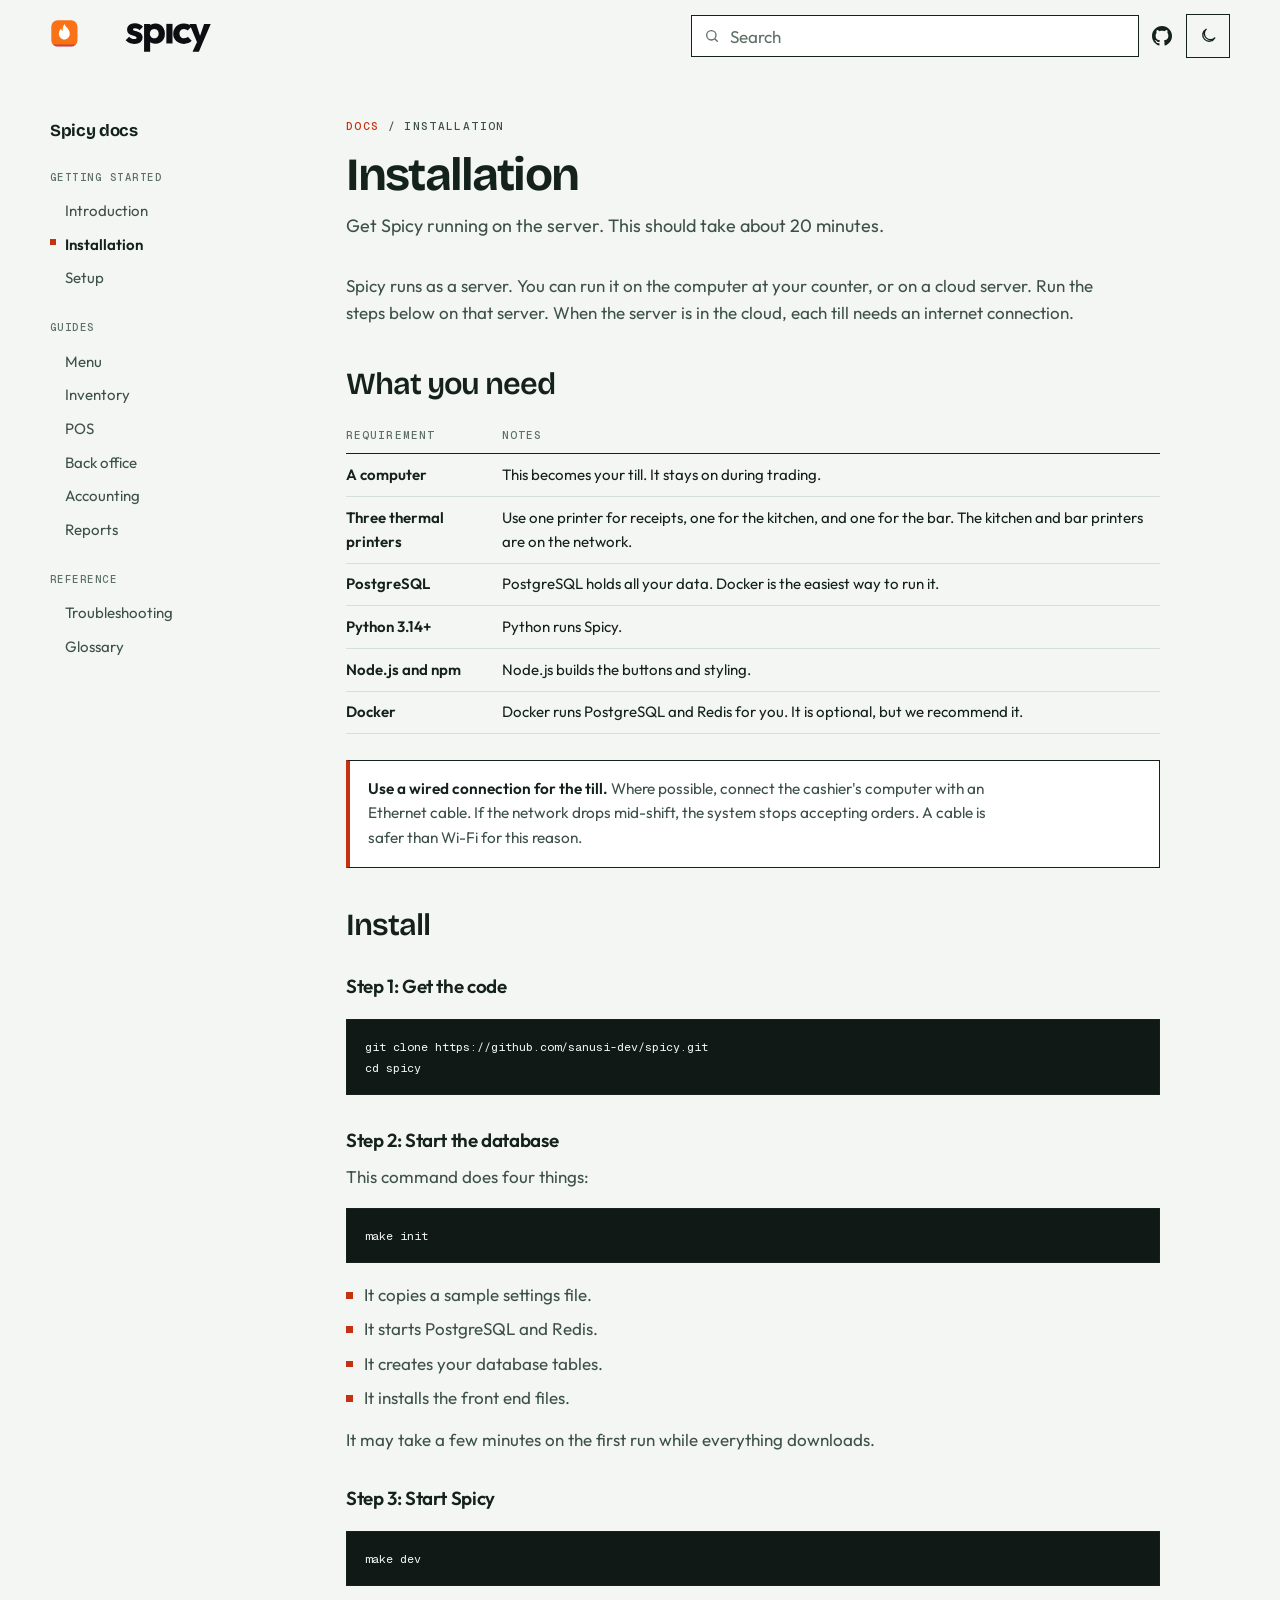
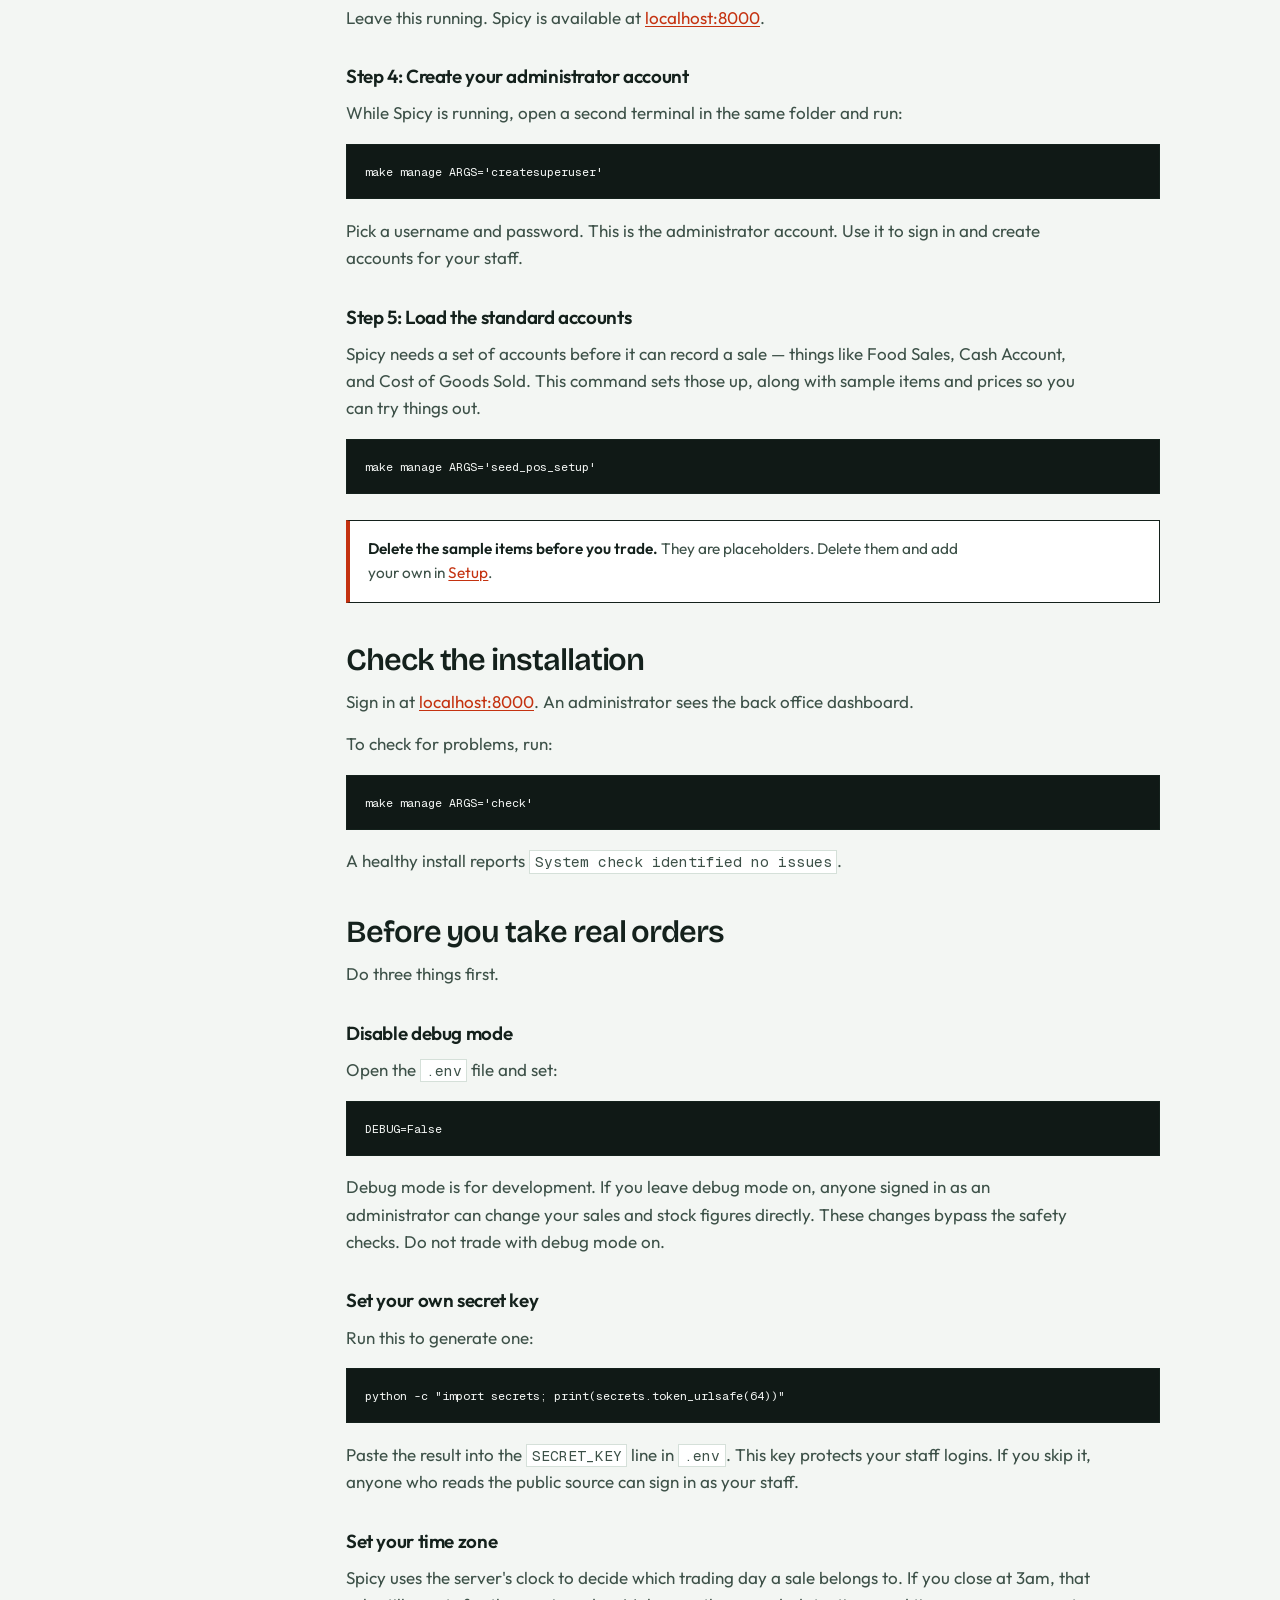
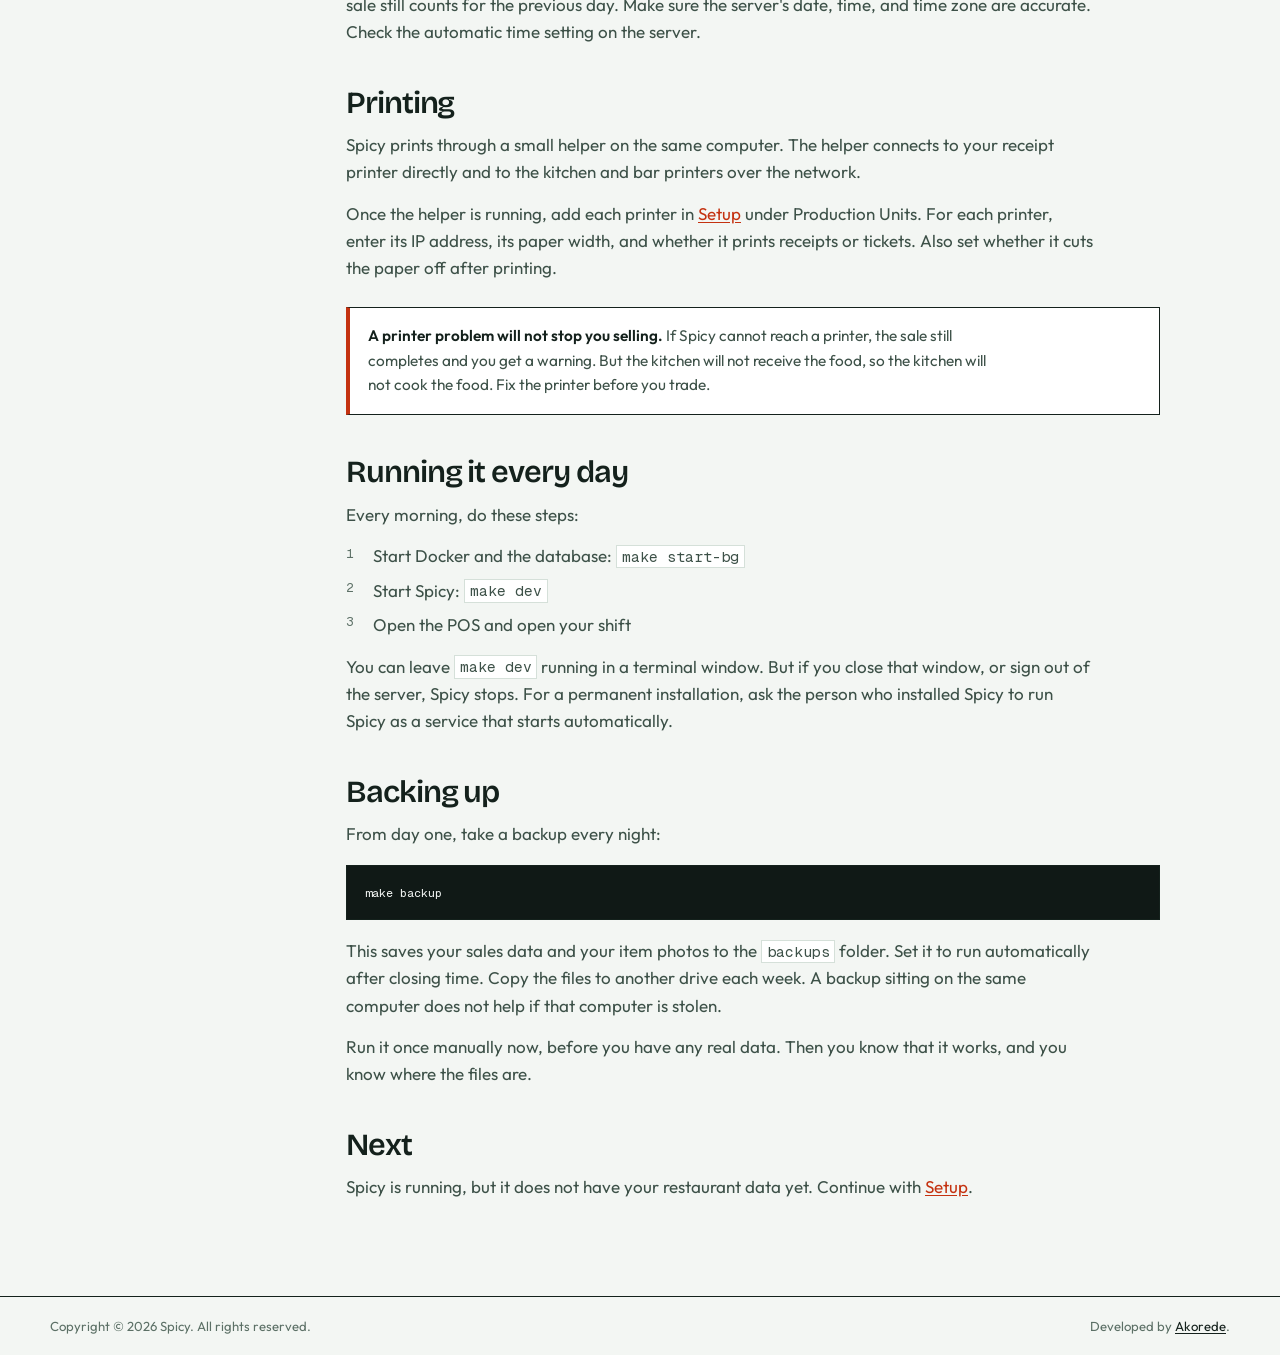
<file: installation/index.html>
<!DOCTYPE html>
<!--
  Documentation page. The shell, sidebar and styles are shared with every
  other docs page.
-->
<html lang="en" dir="ltr">
<head>
  <meta charset="utf-8">
  <meta name="viewport" content="width=device-width, initial-scale=1">
  <title>Installation - Spicy Docs</title>
  <meta name="description" content="Requirements, installing Spicy, and the first run.">

  <meta name="theme-color" content="#f3f6f3">
  <script>
    (function () {
      try {
        var saved = localStorage.getItem('spicy-theme');
        var theme = saved === 'dark' || saved === 'light' ? saved
          : (matchMedia('(prefers-color-scheme: dark)').matches ? 'dark' : 'light');
        document.documentElement.setAttribute('data-theme', theme);
      } catch (e) {
        document.documentElement.setAttribute('data-theme', 'light');
      }
    })();
  </script>

  <link rel="icon" href="../assets/logo/favicons/favicon.ico" sizes="any">
  <link rel="icon" href="../assets/logo/favicons/favicon.svg" type="image/svg+xml">
  <link rel="apple-touch-icon" href="../assets/logo/favicons/apple-touch-icon.png">
  <link rel="manifest" href="../assets/logo/favicons/site.webmanifest">

  <link rel="stylesheet" href="../assets/css/landing.css">
  <link rel="stylesheet" href="../assets/css/docs.css">
  <noscript>
    <style>
      .reveal { opacity: 1 !important; transform: none !important; }
    </style>
  </noscript>
</head>
<body>

  <a class="skip" href="#content">Skip to content</a>

  <header class="site-nav docs-bar" data-scrolled="false">
    <div class="wrap nav-inner">
      <a class="logo" href="../index.html" aria-label="Spicy home">
        <img class="logo-for-light" src="../assets/img/logo.svg" alt="Spicy" width="152" height="32">
        <img class="logo-for-dark" src="../assets/img/logo-inverse.svg" alt="" width="152" height="32">
      </a>
      <form class="docs-search" role="search">
        <label class="docs-visually-hidden" for="docs-search">Search docs</label>
        <svg width="16" height="16" viewBox="0 0 24 24" fill="none" stroke="currentColor" stroke-width="2" aria-hidden="true"><circle cx="11" cy="11" r="7"/><path d="M20 20l-3.5-3.5" stroke-linecap="round"/></svg>
        <input id="docs-search" type="search" placeholder="Search" autocomplete="off" enterkeyhint="search">
      </form>
      <a class="nav-icon" href="https://github.com/sanusi-dev/spicy" target="_blank" rel="noreferrer" aria-label="Spicy on GitHub">
        <svg width="20" height="20" fill="currentColor" viewBox="0 0 24 24" aria-hidden="true"><path d="M12 0c-6.626 0-12 5.373-12 12 0 5.302 3.438 9.8 8.207 11.387.599.111.793-.261.793-.577v-2.234c-3.338.726-4.033-1.416-4.033-1.416-.546-1.387-1.333-1.756-1.333-1.756-1.089-.745.083-.729.083-.729 1.205.084 1.839 1.237 1.839 1.237 1.07 1.834 2.807 1.304 3.492.997.107-.775.418-1.305.762-1.604-2.665-.305-5.467-1.334-5.467-5.931 0-1.311.469-2.381 1.236-3.221-.124-.303-.535-1.524.117-3.176 0 0 1.008-.322 3.301 1.23.957-.266 1.983-.399 3.003-.404 1.02.005 2.047.138 3.006.404 2.291-1.552 3.297-1.23 3.297-1.23.653 1.653.242 2.874.118 3.176.77.84 1.235 1.911 1.235 3.221 0 4.609-2.807 5.624-5.479 5.921.43.372.823 1.102.823 2.222v3.293c0 .319.192.694.801.576 4.765-1.589 8.199-6.086 8.199-11.386 0-6.627-5.373-12-12-12z"/></svg>
      </a>
      <button type="button" class="theme-toggle" id="theme-toggle" aria-pressed="false" aria-label="Switch to dark mode">
        <svg class="icon-moon" width="18" height="18" viewBox="0 0 24 24" fill="none" stroke="currentColor" stroke-width="1.8" aria-hidden="true"><path d="M21 14.5A8.5 8.5 0 1 1 9.5 3 7 7 0 0 0 21 14.5z" stroke-linejoin="round"/></svg>
        <svg class="icon-sun" width="18" height="18" viewBox="0 0 24 24" fill="none" stroke="currentColor" stroke-width="1.8" aria-hidden="true"><circle cx="12" cy="12" r="4"/><path d="M12 2v2M12 20v2M4.9 4.9l1.4 1.4M17.7 17.7l1.4 1.4M2 12h2M20 12h2M4.9 19.1l1.4-1.4M17.7 6.3l1.4-1.4" stroke-linecap="round"/></svg>
      </button>
    </div>
  </header>

  <main id="content">
    <div class="wrap docs-layout">
      <button type="button" class="docs-nav-toggle" id="docs-nav-toggle" aria-expanded="false" aria-controls="docs-nav">
        <svg width="18" height="18" viewBox="0 0 24 24" fill="none" stroke="currentColor" stroke-width="2" stroke-linecap="round" aria-hidden="true"><path d="M3 6h18M3 12h18M3 18h18"/></svg>
        <span>Documentation menu</span>
        <svg class="docs-nav-chevron" width="16" height="16" viewBox="0 0 24 24" fill="none" stroke="currentColor" stroke-width="2" stroke-linecap="round" stroke-linejoin="round" aria-hidden="true"><path d="M6 9l6 6 6-6"/></svg>
      </button>
      <aside class="docs-side" data-open="false">
        <nav class="docs-nav" id="docs-nav" aria-label="Docs">
          <p class="docs-nav-title"><a href="../docs/">Spicy docs</a></p>
          <p class="docs-nav-group">Getting started</p>
          <ul>
            <li><a href="../introduction/">Introduction</a></li>
            <li><a href="../installation/" aria-current="page">Installation</a></li>
            <li><a href="../setup/">Setup</a></li>
          </ul>
          <p class="docs-nav-group">Guides</p>
          <ul>
            <li><a href="../menu/">Menu</a></li>
            <li><a href="../inventory/">Inventory</a></li>
            <li><a href="../pos/">POS</a></li>
            <li><a href="../backoffice/">Back office</a></li>
            <li><a href="../accounting/">Accounting</a></li>
            <li><a href="../reports/">Reports</a></li>
          </ul>
          <p class="docs-nav-group">Reference</p>
          <ul>
            <li><a href="../troubleshooting/">Troubleshooting</a></li>
            <li><a href="../glossary/">Glossary</a></li>
          </ul>
        </nav>
      </aside>
      <article class="docs-article reveal" data-visible="false">
        <p class="docs-crumb"><a href="../docs/">Docs</a> / Installation</p>
        <h1>Installation</h1>
        <p class="lede">Get Spicy running on the server. This should take about 20 minutes.</p>

        <p>Spicy runs as a server. You can run it on the computer at your counter, or on a cloud server. Run the steps below on that server. When the server is in the cloud, each till needs an internet connection.</p>

        <h2>What you need</h2>
        <table>
          <thead>
            <tr><th>Requirement</th><th>Notes</th></tr>
          </thead>
          <tbody>
            <tr><td><strong>A computer</strong></td><td>This becomes your till. It stays on during trading.</td></tr>
            <tr><td><strong>Three thermal printers</strong></td><td>Use one printer for receipts, one for the kitchen, and one for the bar. The kitchen and bar printers are on the network.</td></tr>
            <tr><td><strong>PostgreSQL</strong></td><td>PostgreSQL holds all your data. Docker is the easiest way to run it.</td></tr>
            <tr><td><strong>Python 3.14+</strong></td><td>Python runs Spicy.</td></tr>
            <tr><td><strong>Node.js and npm</strong></td><td>Node.js builds the buttons and styling.</td></tr>
            <tr><td><strong>Docker</strong></td><td>Docker runs PostgreSQL and Redis for you. It is optional, but we recommend it.</td></tr>
          </tbody>
        </table>

        <div class="docs-note">
          <p><strong>Use a wired connection for the till.</strong> Where possible, connect the cashier's computer with an Ethernet cable. If the network drops mid-shift, the system stops accepting orders. A cable is safer than Wi-Fi for this reason.</p>
        </div>

        <h2>Install</h2>

        <h3>Step 1: Get the code</h3>
        <pre><code>git clone https://github.com/sanusi-dev/spicy.git
cd spicy</code></pre>

        <h3>Step 2: Start the database</h3>
        <p>This command does four things:</p>
        <pre><code>make init</code></pre>
        <ul>
          <li>It copies a sample settings file.</li>
          <li>It starts PostgreSQL and Redis.</li>
          <li>It creates your database tables.</li>
          <li>It installs the front end files.</li>
        </ul>
        <p>It may take a few minutes on the first run while everything downloads.</p>

        <h3>Step 3: Start Spicy</h3>
        <pre><code>make dev</code></pre>
        <p>Leave this running. Spicy is available at <a href="http://localhost:8000" target="_blank" rel="noreferrer">localhost:8000</a>.</p>

        <h3>Step 4: Create your administrator account</h3>
        <p>While Spicy is running, open a second terminal in the same folder and run:</p>
        <pre><code>make manage ARGS='createsuperuser'</code></pre>
        <p>Pick a username and password. This is the administrator account. Use it to sign in and create accounts for your staff.</p>

        <h3>Step 5: Load the standard accounts</h3>
        <p>Spicy needs a set of accounts before it can record a sale — things like Food Sales, Cash Account, and Cost of Goods Sold. This command sets those up, along with sample items and prices so you can try things out.</p>
        <pre><code>make manage ARGS='seed_pos_setup'</code></pre>

        <div class="docs-note">
          <p><strong>Delete the sample items before you trade.</strong> They are placeholders. Delete them and add your own in <a href="../setup/">Setup</a>.</p>
        </div>

        <h2>Check the installation</h2>
        <p>Sign in at <a href="http://localhost:8000" target="_blank" rel="noreferrer">localhost:8000</a>. An administrator sees the back office dashboard.</p>
        <p>To check for problems, run:</p>
        <pre><code>make manage ARGS='check'</code></pre>
        <p>A healthy install reports <code>System check identified no issues</code>.</p>

        <h2>Before you take real orders</h2>
        <p>Do three things first.</p>

        <h3>Disable debug mode</h3>
        <p>Open the <code>.env</code> file and set:</p>
        <pre><code>DEBUG=False</code></pre>
        <p>Debug mode is for development. If you leave debug mode on, anyone signed in as an administrator can change your sales and stock figures directly. These changes bypass the safety checks. Do not trade with debug mode on.</p>

        <h3>Set your own secret key</h3>
        <p>Run this to generate one:</p>
        <pre><code>python -c "import secrets; print(secrets.token_urlsafe(64))"</code></pre>
        <p>Paste the result into the <code>SECRET_KEY</code> line in <code>.env</code>. This key protects your staff logins. If you skip it, anyone who reads the public source can sign in as your staff.</p>

        <h3>Set your time zone</h3>
        <p>Spicy uses the server's clock to decide which trading day a sale belongs to. If you close at 3am, that sale still counts for the previous day. Make sure the server's date, time, and time zone are accurate. Check the automatic time setting on the server.</p>

        <h2>Printing</h2>
        <p>Spicy prints through a small helper on the same computer. The helper connects to your receipt printer directly and to the kitchen and bar printers over the network.</p>
        <p>Once the helper is running, add each printer in <a href="../setup/">Setup</a> under Production Units. For each printer, enter its IP address, its paper width, and whether it prints receipts or tickets. Also set whether it cuts the paper off after printing.</p>
        <div class="docs-note">
          <p><strong>A printer problem will not stop you selling.</strong> If Spicy cannot reach a printer, the sale still completes and you get a warning. But the kitchen will not receive the food, so the kitchen will not cook the food. Fix the printer before you trade.</p>
        </div>

        <h2>Running it every day</h2>
        <p>Every morning, do these steps:</p>
        <ol>
          <li>Start Docker and the database: <code>make start-bg</code></li>
          <li>Start Spicy: <code>make dev</code></li>
          <li>Open the POS and open your shift</li>
        </ol>
        <p>You can leave <code>make dev</code> running in a terminal window. But if you close that window, or sign out of the server, Spicy stops. For a permanent installation, ask the person who installed Spicy to run Spicy as a service that starts automatically.</p>

        <h2>Backing up</h2>
        <p>From day one, take a backup every night:</p>
        <pre><code>make backup</code></pre>
        <p>This saves your sales data and your item photos to the <code>backups</code> folder. Set it to run automatically after closing time. Copy the files to another drive each week. A backup sitting on the same computer does not help if that computer is stolen.</p>
        <p>Run it once manually now, before you have any real data. Then you know that it works, and you know where the files are.</p>

        <h2>Next</h2>
        <p>Spicy is running, but it does not have your restaurant data yet. Continue with <a href="../setup/">Setup</a>.</p>
      </article>
    </div>
  </main>

  <footer class="footer footer--slim">
    <div class="wrap">
      <div class="footer-base">
        <span>Copyright © <span data-year>2026</span> Spicy. All rights reserved.</span>
        <span>Developed by <a href="https://akorede.dev" target="_blank" rel="noreferrer">Akorede</a>.</span>
      </div>
    </div>
  </footer>

  <script src="../assets/js/landing.js" defer></script>
  <script src="../assets/js/docs.js" defer></script>
</body>
</html>
</file>
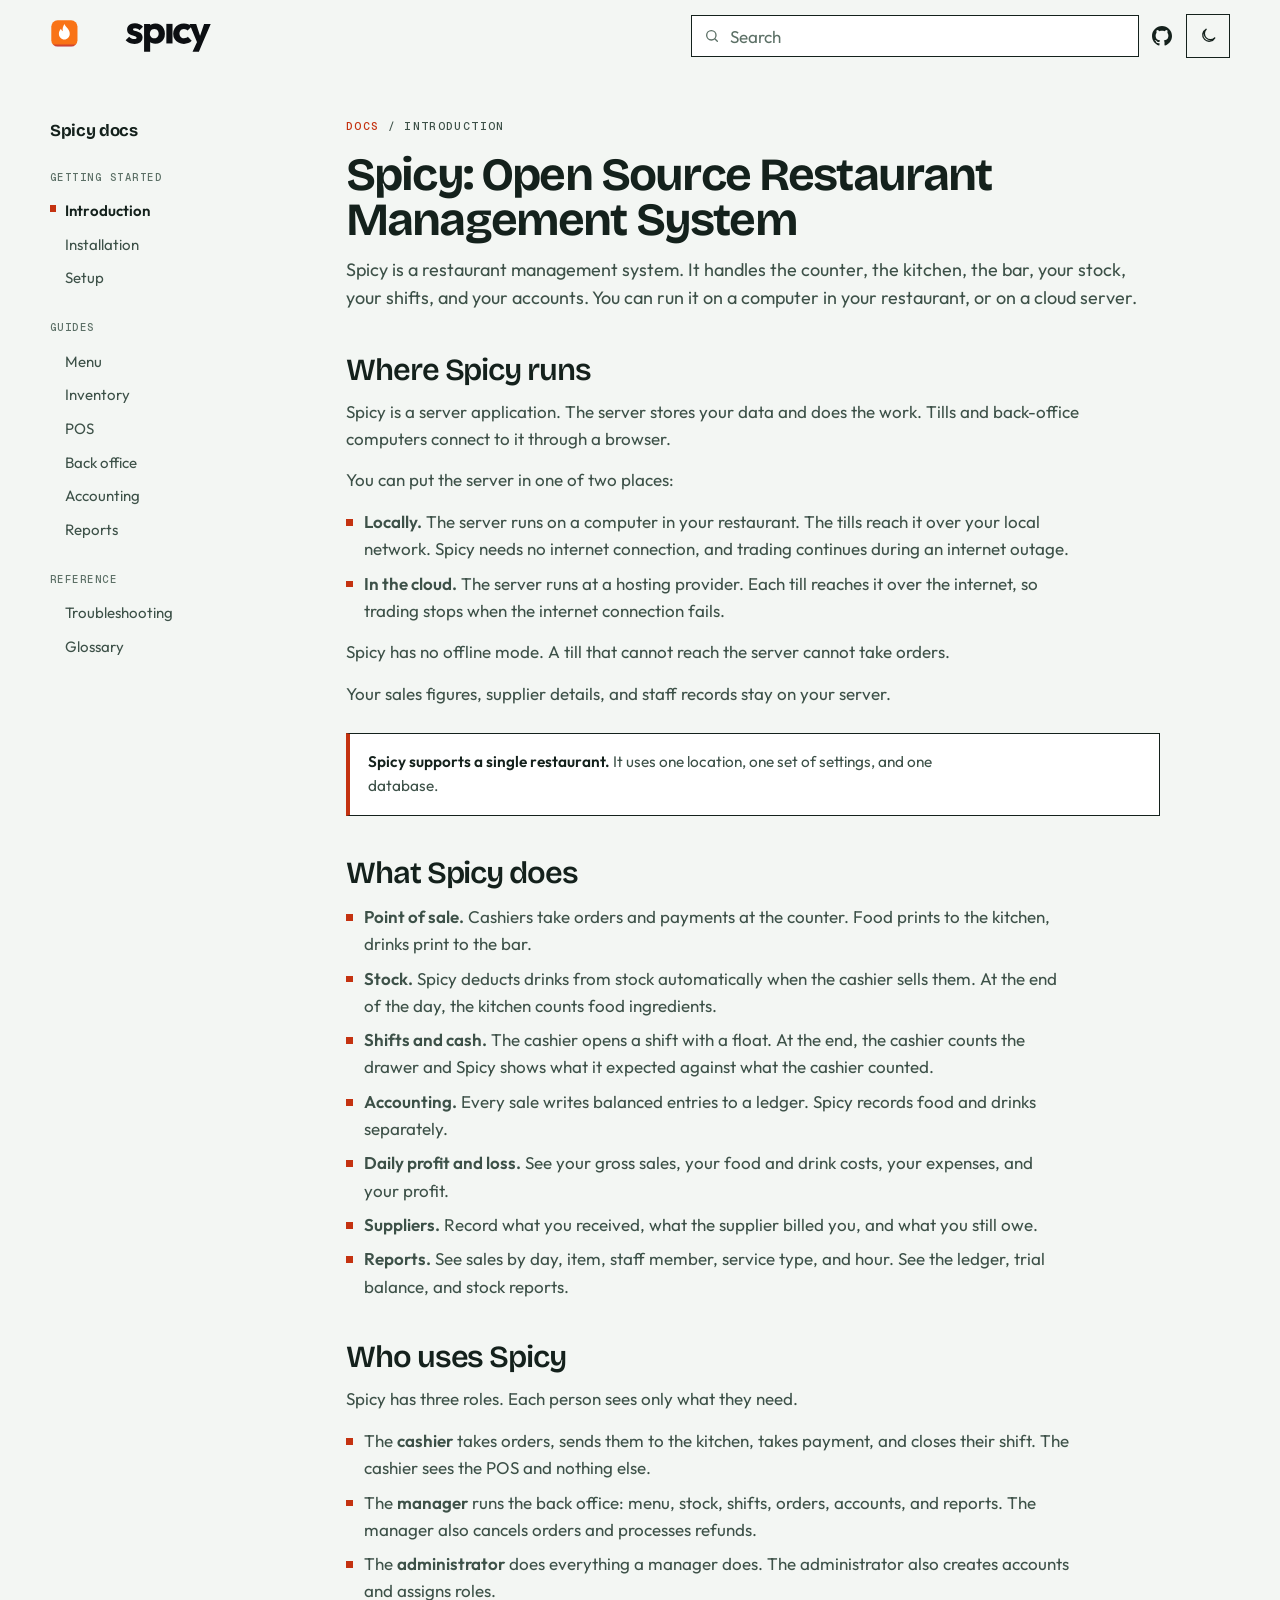
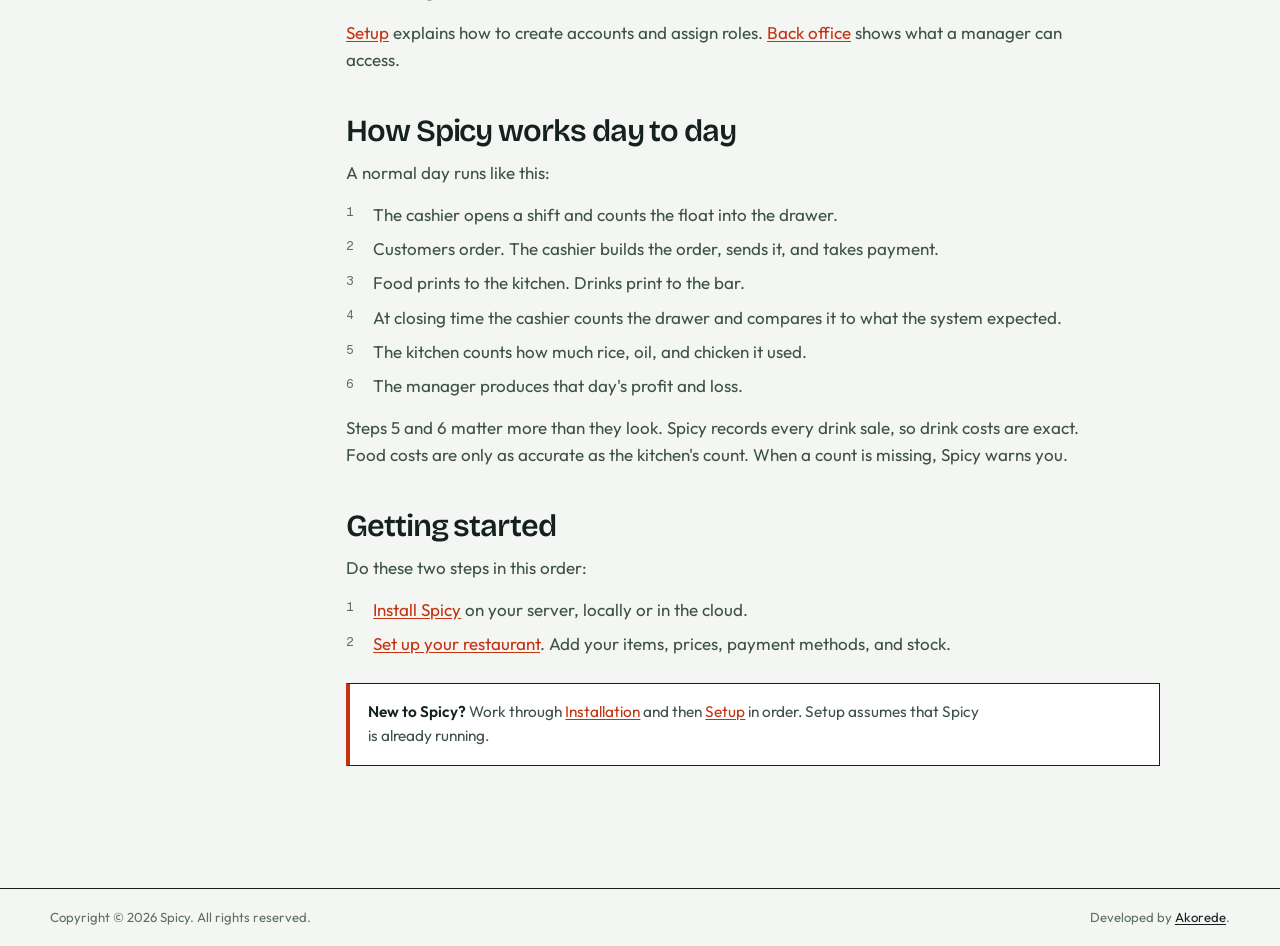
<file: introduction/index.html>
<!DOCTYPE html>
<!--
  Documentation page. The shell, sidebar and styles are shared with every
  other docs page.
-->
<html lang="en" dir="ltr">
<head>
  <meta charset="utf-8">
  <meta name="viewport" content="width=device-width, initial-scale=1">
  <title>Introduction - Spicy Docs</title>
  <meta name="description" content="What Spicy is, where it runs, and how the pieces fit together.">

  <meta name="theme-color" content="#f3f6f3">
  <script>
    (function () {
      try {
        var saved = localStorage.getItem('spicy-theme');
        var theme = saved === 'dark' || saved === 'light' ? saved
          : (matchMedia('(prefers-color-scheme: dark)').matches ? 'dark' : 'light');
        document.documentElement.setAttribute('data-theme', theme);
      } catch (e) {
        document.documentElement.setAttribute('data-theme', 'light');
      }
    })();
  </script>

  <link rel="icon" href="../assets/logo/favicons/favicon.ico" sizes="any">
  <link rel="icon" href="../assets/logo/favicons/favicon.svg" type="image/svg+xml">
  <link rel="apple-touch-icon" href="../assets/logo/favicons/apple-touch-icon.png">
  <link rel="manifest" href="../assets/logo/favicons/site.webmanifest">

  <link rel="stylesheet" href="../assets/css/landing.css">
  <link rel="stylesheet" href="../assets/css/docs.css">
  <noscript>
    <style>
      .reveal { opacity: 1 !important; transform: none !important; }
    </style>
  </noscript>
</head>
<body>

  <a class="skip" href="#content">Skip to content</a>

  <header class="site-nav docs-bar" data-scrolled="false">
    <div class="wrap nav-inner">
      <a class="logo" href="../index.html" aria-label="Spicy home">
        <img class="logo-for-light" src="../assets/img/logo.svg" alt="Spicy" width="152" height="32">
        <img class="logo-for-dark" src="../assets/img/logo-inverse.svg" alt="" width="152" height="32">
      </a>
      <form class="docs-search" role="search">
        <label class="docs-visually-hidden" for="docs-search">Search docs</label>
        <svg width="16" height="16" viewBox="0 0 24 24" fill="none" stroke="currentColor" stroke-width="2" aria-hidden="true"><circle cx="11" cy="11" r="7"/><path d="M20 20l-3.5-3.5" stroke-linecap="round"/></svg>
        <input id="docs-search" type="search" placeholder="Search" autocomplete="off" enterkeyhint="search">
      </form>
      <a class="nav-icon" href="https://github.com/sanusi-dev/spicy" target="_blank" rel="noreferrer" aria-label="Spicy on GitHub">
        <svg width="20" height="20" fill="currentColor" viewBox="0 0 24 24" aria-hidden="true"><path d="M12 0c-6.626 0-12 5.373-12 12 0 5.302 3.438 9.8 8.207 11.387.599.111.793-.261.793-.577v-2.234c-3.338.726-4.033-1.416-4.033-1.416-.546-1.387-1.333-1.756-1.333-1.756-1.089-.745.083-.729.083-.729 1.205.084 1.839 1.237 1.839 1.237 1.07 1.834 2.807 1.304 3.492.997.107-.775.418-1.305.762-1.604-2.665-.305-5.467-1.334-5.467-5.931 0-1.311.469-2.381 1.236-3.221-.124-.303-.535-1.524.117-3.176 0 0 1.008-.322 3.301 1.23.957-.266 1.983-.399 3.003-.404 1.02.005 2.047.138 3.006.404 2.291-1.552 3.297-1.23 3.297-1.23.653 1.653.242 2.874.118 3.176.77.84 1.235 1.911 1.235 3.221 0 4.609-2.807 5.624-5.479 5.921.43.372.823 1.102.823 2.222v3.293c0 .319.192.694.801.576 4.765-1.589 8.199-6.086 8.199-11.386 0-6.627-5.373-12-12-12z"/></svg>
      </a>
      <button type="button" class="theme-toggle" id="theme-toggle" aria-pressed="false" aria-label="Switch to dark mode">
        <svg class="icon-moon" width="18" height="18" viewBox="0 0 24 24" fill="none" stroke="currentColor" stroke-width="1.8" aria-hidden="true"><path d="M21 14.5A8.5 8.5 0 1 1 9.5 3 7 7 0 0 0 21 14.5z" stroke-linejoin="round"/></svg>
        <svg class="icon-sun" width="18" height="18" viewBox="0 0 24 24" fill="none" stroke="currentColor" stroke-width="1.8" aria-hidden="true"><circle cx="12" cy="12" r="4"/><path d="M12 2v2M12 20v2M4.9 4.9l1.4 1.4M17.7 17.7l1.4 1.4M2 12h2M20 12h2M4.9 19.1l1.4-1.4M17.7 6.3l1.4-1.4" stroke-linecap="round"/></svg>
      </button>
    </div>
  </header>

  <main id="content">
    <div class="wrap docs-layout">
      <button type="button" class="docs-nav-toggle" id="docs-nav-toggle" aria-expanded="false" aria-controls="docs-nav">
        <svg width="18" height="18" viewBox="0 0 24 24" fill="none" stroke="currentColor" stroke-width="2" stroke-linecap="round" aria-hidden="true"><path d="M3 6h18M3 12h18M3 18h18"/></svg>
        <span>Documentation menu</span>
        <svg class="docs-nav-chevron" width="16" height="16" viewBox="0 0 24 24" fill="none" stroke="currentColor" stroke-width="2" stroke-linecap="round" stroke-linejoin="round" aria-hidden="true"><path d="M6 9l6 6 6-6"/></svg>
      </button>
      <aside class="docs-side" data-open="false">
        <nav class="docs-nav" id="docs-nav" aria-label="Docs">
          <p class="docs-nav-title"><a href="../docs/">Spicy docs</a></p>
          <p class="docs-nav-group">Getting started</p>
          <ul>
            <li><a href="../introduction/" aria-current="page">Introduction</a></li>
            <li><a href="../installation/">Installation</a></li>
            <li><a href="../setup/">Setup</a></li>
          </ul>
          <p class="docs-nav-group">Guides</p>
          <ul>
            <li><a href="../menu/">Menu</a></li>
            <li><a href="../inventory/">Inventory</a></li>
            <li><a href="../pos/">POS</a></li>
            <li><a href="../backoffice/">Back office</a></li>
            <li><a href="../accounting/">Accounting</a></li>
            <li><a href="../reports/">Reports</a></li>
          </ul>
          <p class="docs-nav-group">Reference</p>
          <ul>
            <li><a href="../troubleshooting/">Troubleshooting</a></li>
            <li><a href="../glossary/">Glossary</a></li>
          </ul>
        </nav>
      </aside>
      <article class="docs-article reveal" data-visible="false">
        <p class="docs-crumb"><a href="../docs/">Docs</a> / Introduction</p>
        <h1>Spicy: Open Source Restaurant Management System</h1>
        <p class="lede">Spicy is a restaurant management system. It handles the counter, the kitchen, the bar, your stock, your shifts, and your accounts. You can run it on a computer in your restaurant, or on a cloud server.</p>

        <h2>Where Spicy runs</h2>
        <p>Spicy is a server application. The server stores your data and does the work. Tills and back-office computers connect to it through a browser.</p>
        <p>You can put the server in one of two places:</p>
        <ul>
          <li><strong>Locally.</strong> The server runs on a computer in your restaurant. The tills reach it over your local network. Spicy needs no internet connection, and trading continues during an internet outage.</li>
          <li><strong>In the cloud.</strong> The server runs at a hosting provider. Each till reaches it over the internet, so trading stops when the internet connection fails.</li>
        </ul>
        <p>Spicy has no offline mode. A till that cannot reach the server cannot take orders.</p>
        <p>Your sales figures, supplier details, and staff records stay on your server.</p>

        <div class="docs-note">
          <p><strong>Spicy supports a single restaurant.</strong> It uses one location, one set of settings, and one database.</p>
        </div>

        <h2>What Spicy does</h2>
        <ul>
          <li><strong>Point of sale.</strong> Cashiers take orders and payments at the counter. Food prints to the kitchen, drinks print to the bar.</li>
          <li><strong>Stock.</strong> Spicy deducts drinks from stock automatically when the cashier sells them. At the end of the day, the kitchen counts food ingredients.</li>
          <li><strong>Shifts and cash.</strong> The cashier opens a shift with a float. At the end, the cashier counts the drawer and Spicy shows what it expected against what the cashier counted.</li>
          <li><strong>Accounting.</strong> Every sale writes balanced entries to a ledger. Spicy records food and drinks separately.</li>
          <li><strong>Daily profit and loss.</strong> See your gross sales, your food and drink costs, your expenses, and your profit.</li>
          <li><strong>Suppliers.</strong> Record what you received, what the supplier billed you, and what you still owe.</li>
          <li><strong>Reports.</strong> See sales by day, item, staff member, service type, and hour. See the ledger, trial balance, and stock reports.</li>
        </ul>

        <h2>Who uses Spicy</h2>
        <p>Spicy has three roles. Each person sees only what they need.</p>
        <ul>
          <li>The <strong>cashier</strong> takes orders, sends them to the kitchen, takes payment, and closes their shift. The cashier sees the POS and nothing else.</li>
          <li>The <strong>manager</strong> runs the back office: menu, stock, shifts, orders, accounts, and reports. The manager also cancels orders and processes refunds.</li>
          <li>The <strong>administrator</strong> does everything a manager does. The administrator also creates accounts and assigns roles.</li>
        </ul>
        <p><a href="../setup/">Setup</a> explains how to create accounts and assign roles. <a href="../backoffice/">Back office</a> shows what a manager can access.</p>

        <h2>How Spicy works day to day</h2>
        <p>A normal day runs like this:</p>
        <ol>
          <li>The cashier opens a shift and counts the float into the drawer.</li>
          <li>Customers order. The cashier builds the order, sends it, and takes payment.</li>
          <li>Food prints to the kitchen. Drinks print to the bar.</li>
          <li>At closing time the cashier counts the drawer and compares it to what the system expected.</li>
          <li>The kitchen counts how much rice, oil, and chicken it used.</li>
          <li>The manager produces that day's profit and loss.</li>
        </ol>
        <p>Steps 5 and 6 matter more than they look. Spicy records every drink sale, so drink costs are exact. Food costs are only as accurate as the kitchen's count. When a count is missing, Spicy warns you.</p>

        <h2>Getting started</h2>
        <p>Do these two steps in this order:</p>
        <ol>
          <li><a href="../installation/">Install Spicy</a> on your server, locally or in the cloud.</li>
          <li><a href="../setup/">Set up your restaurant</a>. Add your items, prices, payment methods, and stock.</li>
        </ol>

        <div class="docs-note">
          <p><strong>New to Spicy?</strong> Work through <a href="../installation/">Installation</a> and then <a href="../setup/">Setup</a> in order. Setup assumes that Spicy is already running.</p>
        </div>
      </article>
    </div>
  </main>

  <footer class="footer footer--slim">
    <div class="wrap">
      <div class="footer-base">
        <span>Copyright © <span data-year>2026</span> Spicy. All rights reserved.</span>
        <span>Developed by <a href="https://akorede.dev" target="_blank" rel="noreferrer">Akorede</a>.</span>
      </div>
    </div>
  </footer>

  <script src="../assets/js/landing.js" defer></script>
  <script src="../assets/js/docs.js" defer></script>
</body>
</html>
</file>
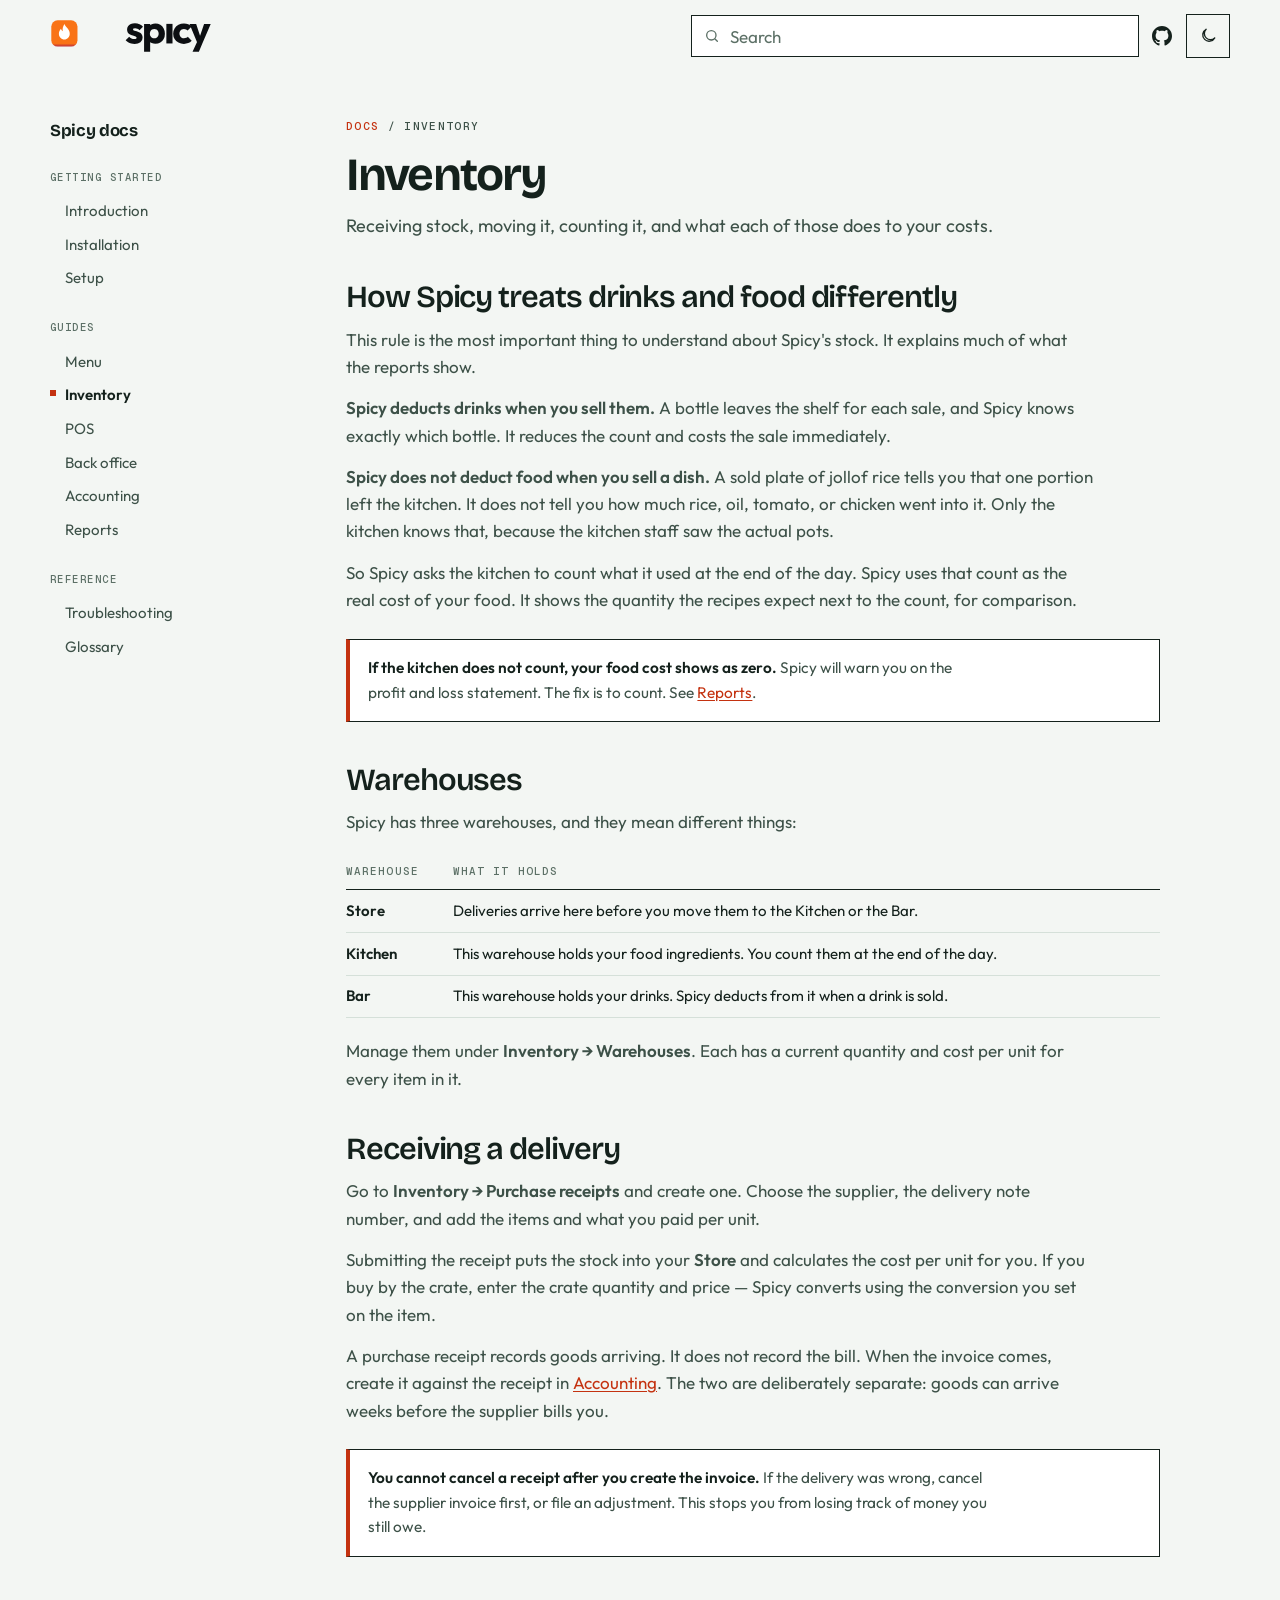
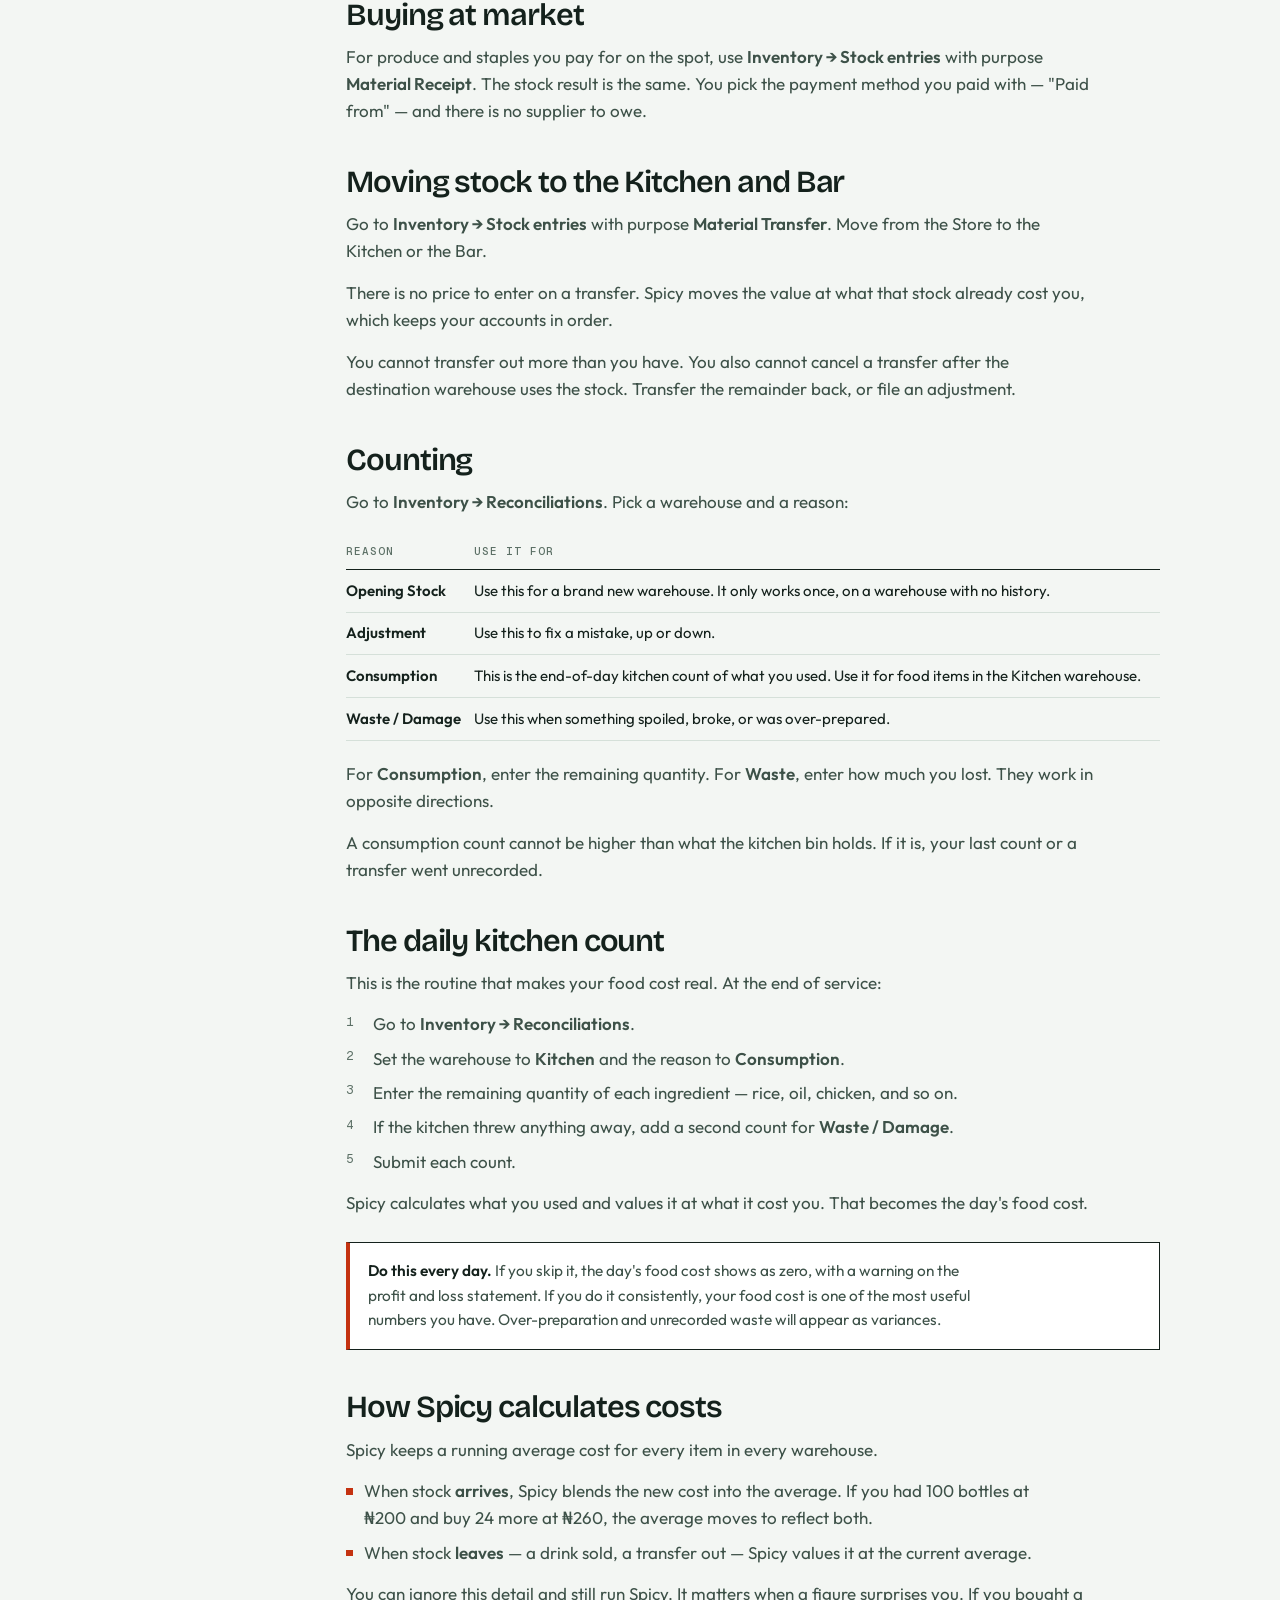
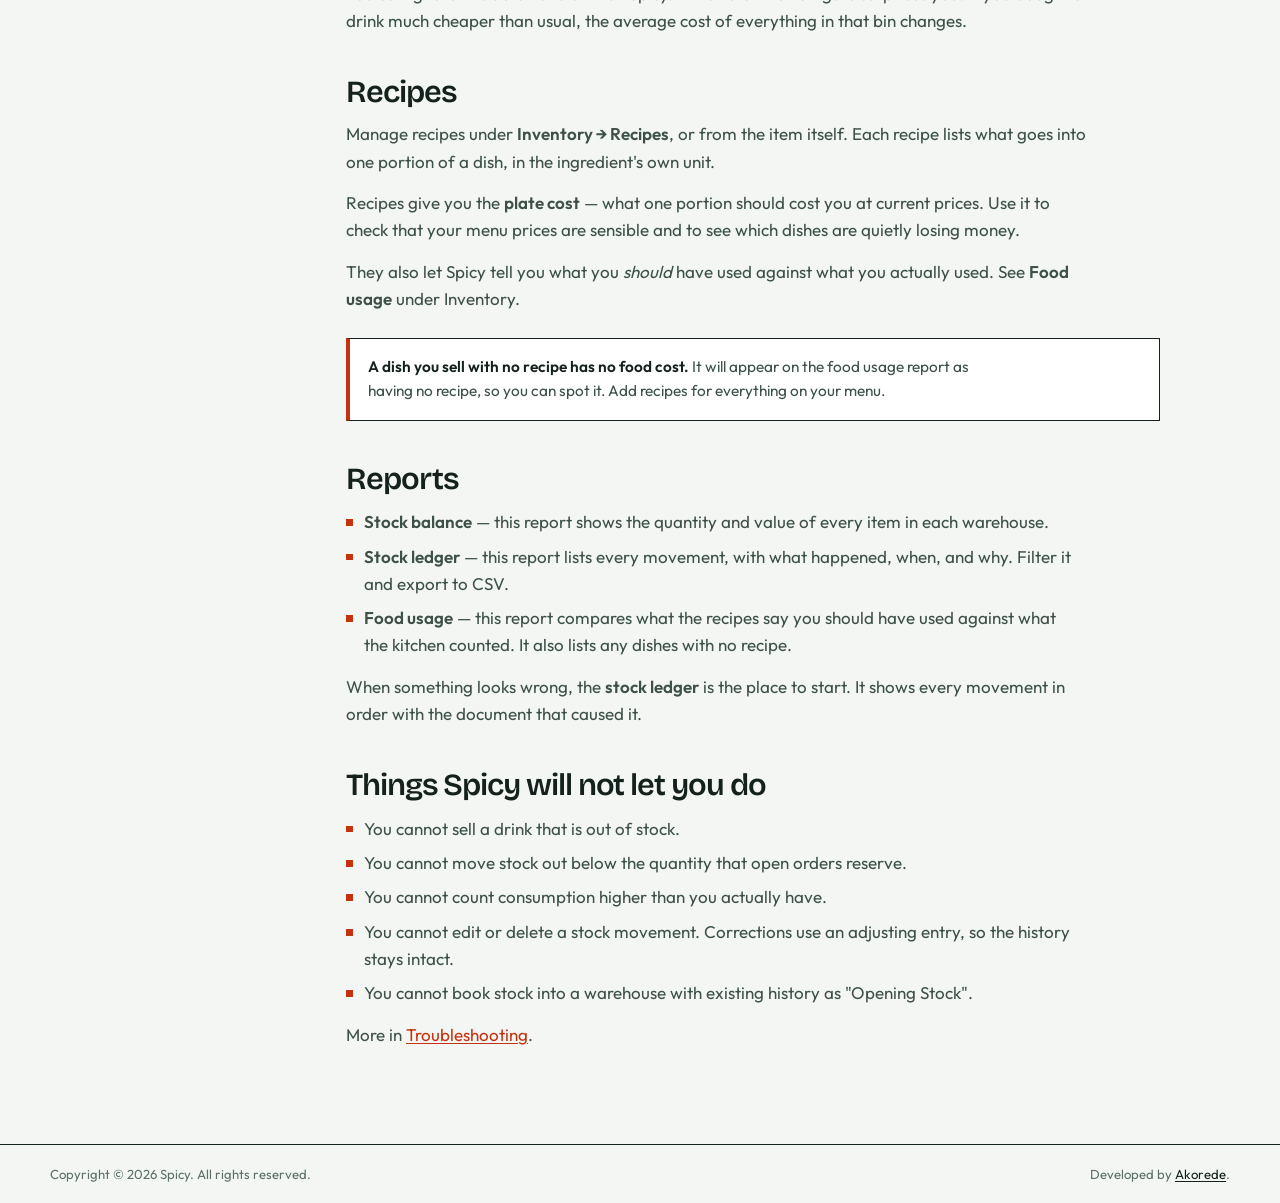
<file: inventory/index.html>
<!DOCTYPE html>
<!--
  Documentation page. The shell, sidebar and styles are shared with every
  other docs page.
-->
<html lang="en" dir="ltr">
<head>
  <meta charset="utf-8">
  <meta name="viewport" content="width=device-width, initial-scale=1">
  <title>Inventory - Spicy Docs</title>
  <meta name="description" content="Items, warehouses, stock movements, purchase receipts, and recipes.">

  <meta name="theme-color" content="#f3f6f3">
  <script>
    (function () {
      try {
        var saved = localStorage.getItem('spicy-theme');
        var theme = saved === 'dark' || saved === 'light' ? saved
          : (matchMedia('(prefers-color-scheme: dark)').matches ? 'dark' : 'light');
        document.documentElement.setAttribute('data-theme', theme);
      } catch (e) {
        document.documentElement.setAttribute('data-theme', 'light');
      }
    })();
  </script>

  <link rel="icon" href="../assets/logo/favicons/favicon.ico" sizes="any">
  <link rel="icon" href="../assets/logo/favicons/favicon.svg" type="image/svg+xml">
  <link rel="apple-touch-icon" href="../assets/logo/favicons/apple-touch-icon.png">
  <link rel="manifest" href="../assets/logo/favicons/site.webmanifest">

  <link rel="stylesheet" href="../assets/css/landing.css">
  <link rel="stylesheet" href="../assets/css/docs.css">
  <noscript>
    <style>
      .reveal { opacity: 1 !important; transform: none !important; }
    </style>
  </noscript>
</head>
<body>

  <a class="skip" href="#content">Skip to content</a>

  <header class="site-nav docs-bar" data-scrolled="false">
    <div class="wrap nav-inner">
      <a class="logo" href="../index.html" aria-label="Spicy home">
        <img class="logo-for-light" src="../assets/img/logo.svg" alt="Spicy" width="152" height="32">
        <img class="logo-for-dark" src="../assets/img/logo-inverse.svg" alt="" width="152" height="32">
      </a>
      <form class="docs-search" role="search">
        <label class="docs-visually-hidden" for="docs-search">Search docs</label>
        <svg width="16" height="16" viewBox="0 0 24 24" fill="none" stroke="currentColor" stroke-width="2" aria-hidden="true"><circle cx="11" cy="11" r="7"/><path d="M20 20l-3.5-3.5" stroke-linecap="round"/></svg>
        <input id="docs-search" type="search" placeholder="Search" autocomplete="off" enterkeyhint="search">
      </form>
      <a class="nav-icon" href="https://github.com/sanusi-dev/spicy" target="_blank" rel="noreferrer" aria-label="Spicy on GitHub">
        <svg width="20" height="20" fill="currentColor" viewBox="0 0 24 24" aria-hidden="true"><path d="M12 0c-6.626 0-12 5.373-12 12 0 5.302 3.438 9.8 8.207 11.387.599.111.793-.261.793-.577v-2.234c-3.338.726-4.033-1.416-4.033-1.416-.546-1.387-1.333-1.756-1.333-1.756-1.089-.745.083-.729.083-.729 1.205.084 1.839 1.237 1.839 1.237 1.07 1.834 2.807 1.304 3.492.997.107-.775.418-1.305.762-1.604-2.665-.305-5.467-1.334-5.467-5.931 0-1.311.469-2.381 1.236-3.221-.124-.303-.535-1.524.117-3.176 0 0 1.008-.322 3.301 1.23.957-.266 1.983-.399 3.003-.404 1.02.005 2.047.138 3.006.404 2.291-1.552 3.297-1.23 3.297-1.23.653 1.653.242 2.874.118 3.176.77.84 1.235 1.911 1.235 3.221 0 4.609-2.807 5.624-5.479 5.921.43.372.823 1.102.823 2.222v3.293c0 .319.192.694.801.576 4.765-1.589 8.199-6.086 8.199-11.386 0-6.627-5.373-12-12-12z"/></svg>
      </a>
      <button type="button" class="theme-toggle" id="theme-toggle" aria-pressed="false" aria-label="Switch to dark mode">
        <svg class="icon-moon" width="18" height="18" viewBox="0 0 24 24" fill="none" stroke="currentColor" stroke-width="1.8" aria-hidden="true"><path d="M21 14.5A8.5 8.5 0 1 1 9.5 3 7 7 0 0 0 21 14.5z" stroke-linejoin="round"/></svg>
        <svg class="icon-sun" width="18" height="18" viewBox="0 0 24 24" fill="none" stroke="currentColor" stroke-width="1.8" aria-hidden="true"><circle cx="12" cy="12" r="4"/><path d="M12 2v2M12 20v2M4.9 4.9l1.4 1.4M17.7 17.7l1.4 1.4M2 12h2M20 12h2M4.9 19.1l1.4-1.4M17.7 6.3l1.4-1.4" stroke-linecap="round"/></svg>
      </button>
    </div>
  </header>

  <main id="content">
    <div class="wrap docs-layout">
      <button type="button" class="docs-nav-toggle" id="docs-nav-toggle" aria-expanded="false" aria-controls="docs-nav">
        <svg width="18" height="18" viewBox="0 0 24 24" fill="none" stroke="currentColor" stroke-width="2" stroke-linecap="round" aria-hidden="true"><path d="M3 6h18M3 12h18M3 18h18"/></svg>
        <span>Documentation menu</span>
        <svg class="docs-nav-chevron" width="16" height="16" viewBox="0 0 24 24" fill="none" stroke="currentColor" stroke-width="2" stroke-linecap="round" stroke-linejoin="round" aria-hidden="true"><path d="M6 9l6 6 6-6"/></svg>
      </button>
      <aside class="docs-side" data-open="false">
        <nav class="docs-nav" id="docs-nav" aria-label="Docs">
          <p class="docs-nav-title"><a href="../docs/">Spicy docs</a></p>
          <p class="docs-nav-group">Getting started</p>
          <ul>
            <li><a href="../introduction/">Introduction</a></li>
            <li><a href="../installation/">Installation</a></li>
            <li><a href="../setup/">Setup</a></li>
          </ul>
          <p class="docs-nav-group">Guides</p>
          <ul>
            <li><a href="../menu/">Menu</a></li>
            <li><a href="../inventory/" aria-current="page">Inventory</a></li>
            <li><a href="../pos/">POS</a></li>
            <li><a href="../backoffice/">Back office</a></li>
            <li><a href="../accounting/">Accounting</a></li>
            <li><a href="../reports/">Reports</a></li>
          </ul>
          <p class="docs-nav-group">Reference</p>
          <ul>
            <li><a href="../troubleshooting/">Troubleshooting</a></li>
            <li><a href="../glossary/">Glossary</a></li>
          </ul>
        </nav>
      </aside>
      <article class="docs-article reveal" data-visible="false">
        <p class="docs-crumb"><a href="../docs/">Docs</a> / Inventory</p>
        <h1>Inventory</h1>
        <p class="lede">Receiving stock, moving it, counting it, and what each of those does to your costs.</p>

        <h2>How Spicy treats drinks and food differently</h2>
        <p>This rule is the most important thing to understand about Spicy's stock. It explains much of what the reports show.</p>
        <p><strong>Spicy deducts drinks when you sell them.</strong> A bottle leaves the shelf for each sale, and Spicy knows exactly which bottle. It reduces the count and costs the sale immediately.</p>
        <p><strong>Spicy does not deduct food when you sell a dish.</strong> A sold plate of jollof rice tells you that one portion left the kitchen. It does not tell you how much rice, oil, tomato, or chicken went into it. Only the kitchen knows that, because the kitchen staff saw the actual pots.</p>
        <p>So Spicy asks the kitchen to count what it used at the end of the day. Spicy uses that count as the real cost of your food. It shows the quantity the recipes expect next to the count, for comparison.</p>
        <div class="docs-note">
          <p><strong>If the kitchen does not count, your food cost shows as zero.</strong> Spicy will warn you on the profit and loss statement. The fix is to count. See <a href="../reports/">Reports</a>.</p>
        </div>

        <h2>Warehouses</h2>
        <p>Spicy has three warehouses, and they mean different things:</p>
        <table>
          <thead><tr><th>Warehouse</th><th>What it holds</th></tr></thead>
          <tbody>
            <tr><td><strong>Store</strong></td><td>Deliveries arrive here before you move them to the Kitchen or the Bar.</td></tr>
            <tr><td><strong>Kitchen</strong></td><td>This warehouse holds your food ingredients. You count them at the end of the day.</td></tr>
            <tr><td><strong>Bar</strong></td><td>This warehouse holds your drinks. Spicy deducts from it when a drink is sold.</td></tr>
          </tbody>
        </table>
        <p>Manage them under <strong>Inventory → Warehouses</strong>. Each has a current quantity and cost per unit for every item in it.</p>

        <h2>Receiving a delivery</h2>
        <p>Go to <strong>Inventory → Purchase receipts</strong> and create one. Choose the supplier, the delivery note number, and add the items and what you paid per unit.</p>
        <p>Submitting the receipt puts the stock into your <strong>Store</strong> and calculates the cost per unit for you. If you buy by the crate, enter the crate quantity and price — Spicy converts using the conversion you set on the item.</p>
        <p>A purchase receipt records goods arriving. It does not record the bill. When the invoice comes, create it against the receipt in <a href="../accounting/">Accounting</a>. The two are deliberately separate: goods can arrive weeks before the supplier bills you.</p>
        <div class="docs-note">
          <p><strong>You cannot cancel a receipt after you create the invoice.</strong> If the delivery was wrong, cancel the supplier invoice first, or file an adjustment. This stops you from losing track of money you still owe.</p>
        </div>

        <h2>Buying at market</h2>
        <p>For produce and staples you pay for on the spot, use <strong>Inventory → Stock entries</strong> with purpose <strong>Material Receipt</strong>. The stock result is the same. You pick the payment method you paid with — "Paid from" — and there is no supplier to owe.</p>

        <h2>Moving stock to the Kitchen and Bar</h2>
        <p>Go to <strong>Inventory → Stock entries</strong> with purpose <strong>Material Transfer</strong>. Move from the Store to the Kitchen or the Bar.</p>
        <p>There is no price to enter on a transfer. Spicy moves the value at what that stock already cost you, which keeps your accounts in order.</p>
        <p>You cannot transfer out more than you have. You also cannot cancel a transfer after the destination warehouse uses the stock. Transfer the remainder back, or file an adjustment.</p>

        <h2>Counting</h2>
        <p>Go to <strong>Inventory → Reconciliations</strong>. Pick a warehouse and a reason:</p>
        <table>
          <thead><tr><th>Reason</th><th>Use it for</th></tr></thead>
          <tbody>
            <tr><td><strong>Opening Stock</strong></td><td>Use this for a brand new warehouse. It only works once, on a warehouse with no history.</td></tr>
            <tr><td><strong>Adjustment</strong></td><td>Use this to fix a mistake, up or down.</td></tr>
            <tr><td><strong>Consumption</strong></td><td>This is the end-of-day kitchen count of what you used. Use it for food items in the Kitchen warehouse.</td></tr>
            <tr><td><strong>Waste / Damage</strong></td><td>Use this when something spoiled, broke, or was over-prepared.</td></tr>
          </tbody>
        </table>
        <p>For <strong>Consumption</strong>, enter the remaining quantity. For <strong>Waste</strong>, enter how much you lost. They work in opposite directions.</p>
        <p>A consumption count cannot be higher than what the kitchen bin holds. If it is, your last count or a transfer went unrecorded.</p>

        <h2>The daily kitchen count</h2>
        <p>This is the routine that makes your food cost real. At the end of service:</p>
        <ol>
          <li>Go to <strong>Inventory → Reconciliations</strong>.</li>
          <li>Set the warehouse to <strong>Kitchen</strong> and the reason to <strong>Consumption</strong>.</li>
          <li>Enter the remaining quantity of each ingredient — rice, oil, chicken, and so on.</li>
          <li>If the kitchen threw anything away, add a second count for <strong>Waste / Damage</strong>.</li>
          <li>Submit each count.</li>
        </ol>
        <p>Spicy calculates what you used and values it at what it cost you. That becomes the day's food cost.</p>

        <div class="docs-note">
          <p><strong>Do this every day.</strong> If you skip it, the day's food cost shows as zero, with a warning on the profit and loss statement. If you do it consistently, your food cost is one of the most useful numbers you have. Over-preparation and unrecorded waste will appear as variances.</p>
        </div>

        <h2>How Spicy calculates costs</h2>
        <p>Spicy keeps a running average cost for every item in every warehouse.</p>
        <ul>
          <li>When stock <strong>arrives</strong>, Spicy blends the new cost into the average. If you had 100 bottles at ₦200 and buy 24 more at ₦260, the average moves to reflect both.</li>
          <li>When stock <strong>leaves</strong> — a drink sold, a transfer out — Spicy values it at the current average.</li>
        </ul>
        <p>You can ignore this detail and still run Spicy. It matters when a figure surprises you. If you bought a drink much cheaper than usual, the average cost of everything in that bin changes.</p>

        <h2>Recipes</h2>
        <p>Manage recipes under <strong>Inventory → Recipes</strong>, or from the item itself. Each recipe lists what goes into one portion of a dish, in the ingredient's own unit.</p>
        <p>Recipes give you the <strong>plate cost</strong> — what one portion should cost you at current prices. Use it to check that your menu prices are sensible and to see which dishes are quietly losing money.</p>
        <p>They also let Spicy tell you what you <em>should</em> have used against what you actually used. See <strong>Food usage</strong> under Inventory.</p>
        <div class="docs-note">
          <p><strong>A dish you sell with no recipe has no food cost.</strong> It will appear on the food usage report as having no recipe, so you can spot it. Add recipes for everything on your menu.</p>
        </div>

        <h2>Reports</h2>
        <ul>
          <li><strong>Stock balance</strong> — this report shows the quantity and value of every item in each warehouse.</li>
          <li><strong>Stock ledger</strong> — this report lists every movement, with what happened, when, and why. Filter it and export to CSV.</li>
          <li><strong>Food usage</strong> — this report compares what the recipes say you should have used against what the kitchen counted. It also lists any dishes with no recipe.</li>
        </ul>
        <p>When something looks wrong, the <strong>stock ledger</strong> is the place to start. It shows every movement in order with the document that caused it.</p>

        <h2>Things Spicy will not let you do</h2>
        <ul>
          <li>You cannot sell a drink that is out of stock.</li>
          <li>You cannot move stock out below the quantity that open orders reserve.</li>
          <li>You cannot count consumption higher than you actually have.</li>
          <li>You cannot edit or delete a stock movement. Corrections use an adjusting entry, so the history stays intact.</li>
          <li>You cannot book stock into a warehouse with existing history as "Opening Stock".</li>
        </ul>
        <p>More in <a href="../troubleshooting/">Troubleshooting</a>.</p>
      </article>
    </div>
  </main>

  <footer class="footer footer--slim">
    <div class="wrap">
      <div class="footer-base">
        <span>Copyright © <span data-year>2026</span> Spicy. All rights reserved.</span>
        <span>Developed by <a href="https://akorede.dev" target="_blank" rel="noreferrer">Akorede</a>.</span>
      </div>
    </div>
  </footer>

  <script src="../assets/js/landing.js" defer></script>
  <script src="../assets/js/docs.js" defer></script>
</body>
</html>
</file>
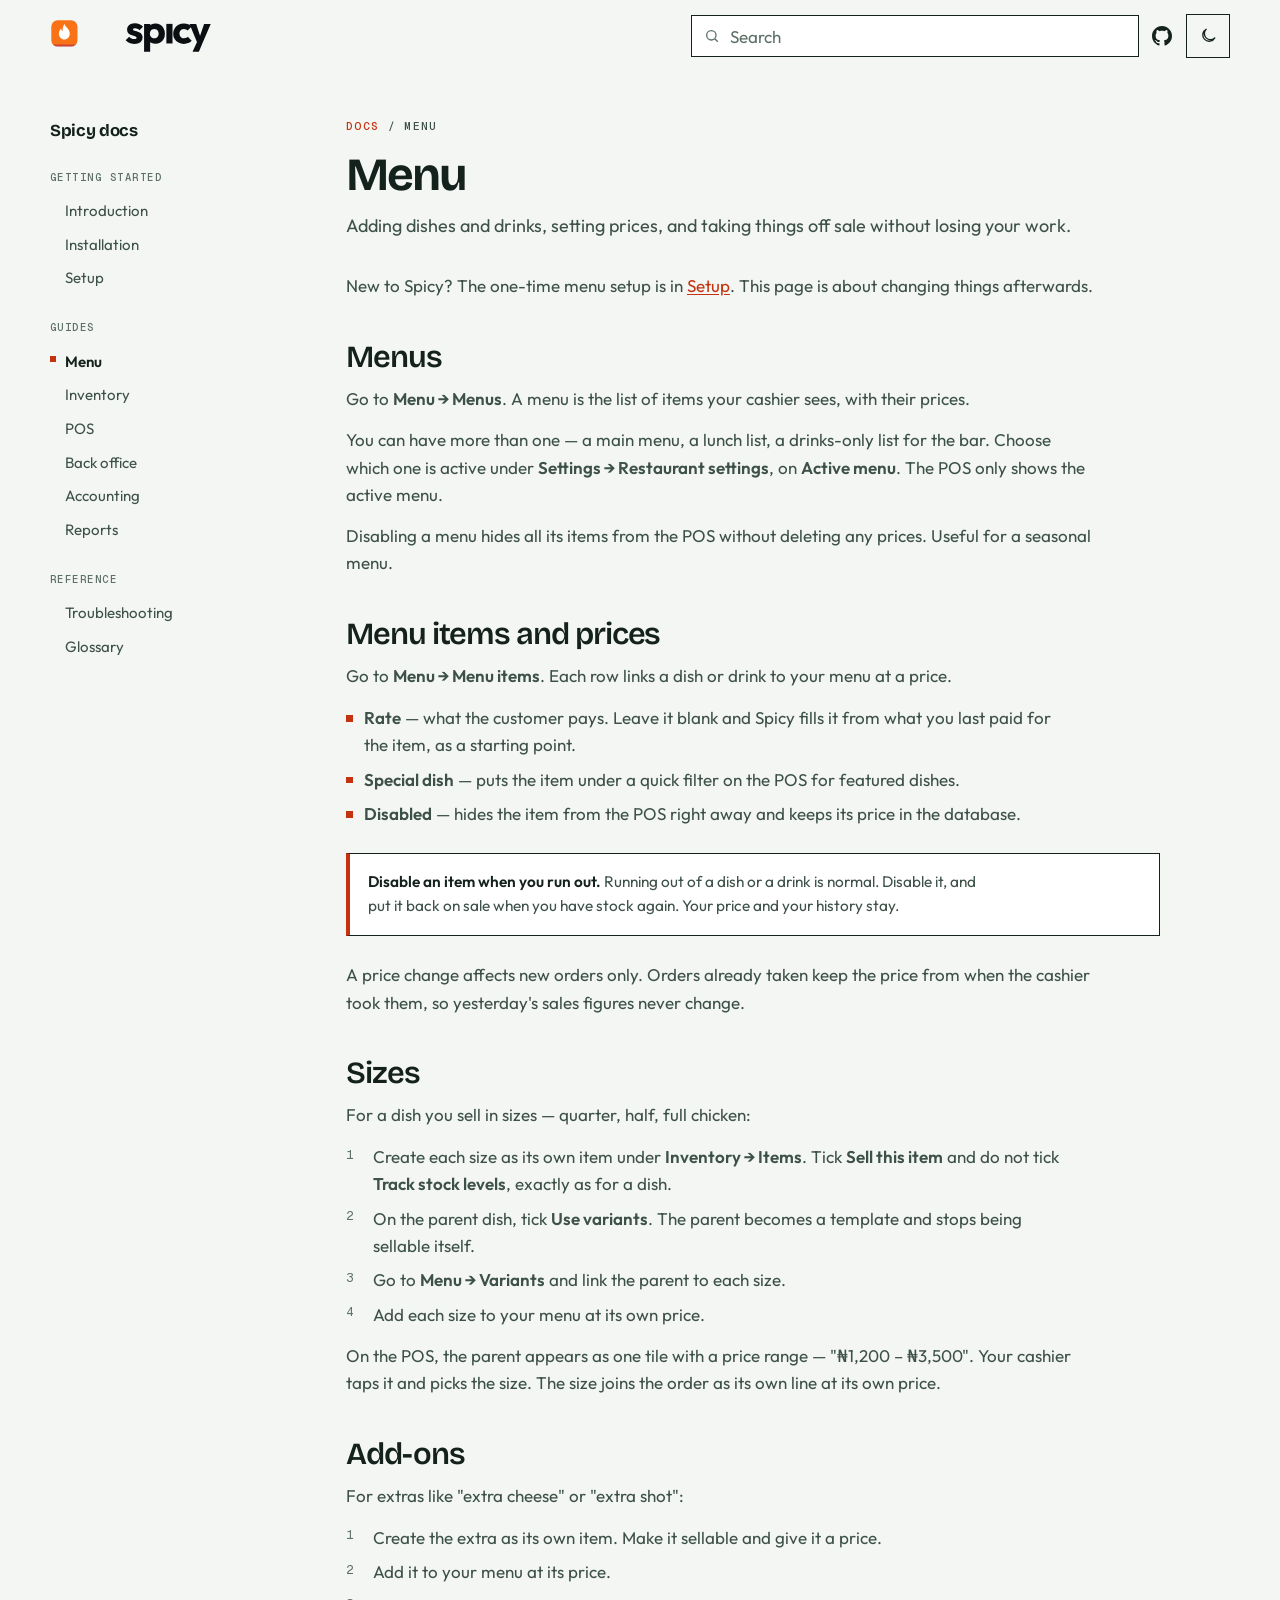
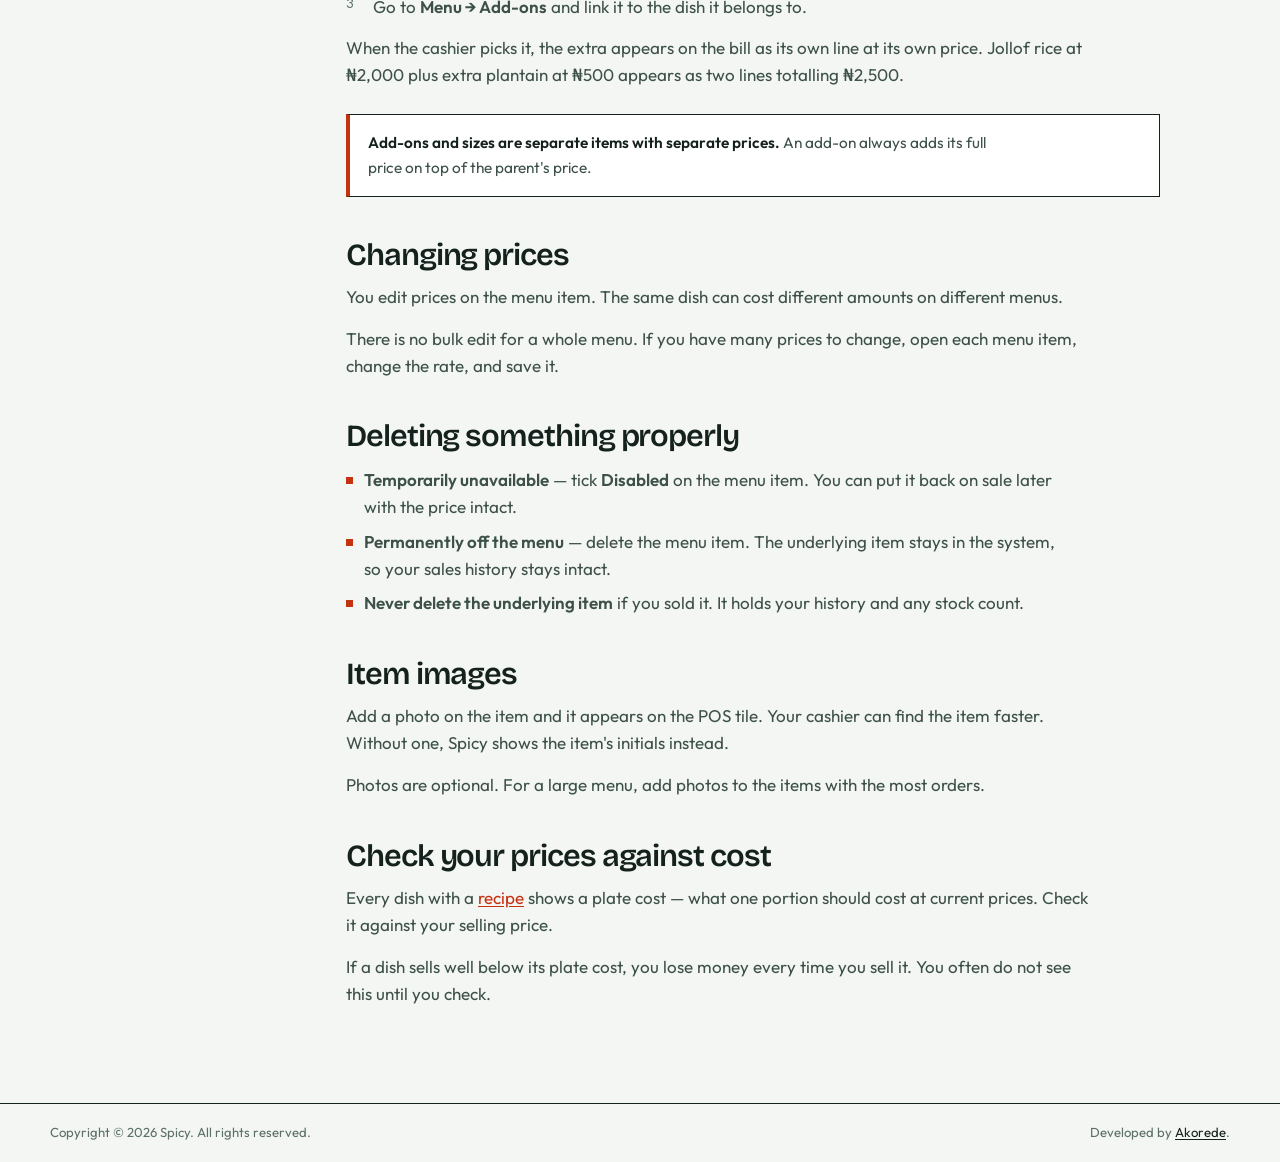
<file: menu/index.html>
<!DOCTYPE html>
<!--
  Documentation page. The shell, sidebar and styles are shared with every
  other docs page.
-->
<html lang="en" dir="ltr">
<head>
  <meta charset="utf-8">
  <meta name="viewport" content="width=device-width, initial-scale=1">
  <title>Menu - Spicy Docs</title>
  <meta name="description" content="Menu items, prices, variants, add-ons, and special dishes.">

  <meta name="theme-color" content="#f3f6f3">
  <script>
    (function () {
      try {
        var saved = localStorage.getItem('spicy-theme');
        var theme = saved === 'dark' || saved === 'light' ? saved
          : (matchMedia('(prefers-color-scheme: dark)').matches ? 'dark' : 'light');
        document.documentElement.setAttribute('data-theme', theme);
      } catch (e) {
        document.documentElement.setAttribute('data-theme', 'light');
      }
    })();
  </script>

  <link rel="icon" href="../assets/logo/favicons/favicon.ico" sizes="any">
  <link rel="icon" href="../assets/logo/favicons/favicon.svg" type="image/svg+xml">
  <link rel="apple-touch-icon" href="../assets/logo/favicons/apple-touch-icon.png">
  <link rel="manifest" href="../assets/logo/favicons/site.webmanifest">

  <link rel="stylesheet" href="../assets/css/landing.css">
  <link rel="stylesheet" href="../assets/css/docs.css">
  <noscript>
    <style>
      .reveal { opacity: 1 !important; transform: none !important; }
    </style>
  </noscript>
</head>
<body>

  <a class="skip" href="#content">Skip to content</a>

  <header class="site-nav docs-bar" data-scrolled="false">
    <div class="wrap nav-inner">
      <a class="logo" href="../index.html" aria-label="Spicy home">
        <img class="logo-for-light" src="../assets/img/logo.svg" alt="Spicy" width="152" height="32">
        <img class="logo-for-dark" src="../assets/img/logo-inverse.svg" alt="" width="152" height="32">
      </a>
      <form class="docs-search" role="search">
        <label class="docs-visually-hidden" for="docs-search">Search docs</label>
        <svg width="16" height="16" viewBox="0 0 24 24" fill="none" stroke="currentColor" stroke-width="2" aria-hidden="true"><circle cx="11" cy="11" r="7"/><path d="M20 20l-3.5-3.5" stroke-linecap="round"/></svg>
        <input id="docs-search" type="search" placeholder="Search" autocomplete="off" enterkeyhint="search">
      </form>
      <a class="nav-icon" href="https://github.com/sanusi-dev/spicy" target="_blank" rel="noreferrer" aria-label="Spicy on GitHub">
        <svg width="20" height="20" fill="currentColor" viewBox="0 0 24 24" aria-hidden="true"><path d="M12 0c-6.626 0-12 5.373-12 12 0 5.302 3.438 9.8 8.207 11.387.599.111.793-.261.793-.577v-2.234c-3.338.726-4.033-1.416-4.033-1.416-.546-1.387-1.333-1.756-1.333-1.756-1.089-.745.083-.729.083-.729 1.205.084 1.839 1.237 1.839 1.237 1.07 1.834 2.807 1.304 3.492.997.107-.775.418-1.305.762-1.604-2.665-.305-5.467-1.334-5.467-5.931 0-1.311.469-2.381 1.236-3.221-.124-.303-.535-1.524.117-3.176 0 0 1.008-.322 3.301 1.23.957-.266 1.983-.399 3.003-.404 1.02.005 2.047.138 3.006.404 2.291-1.552 3.297-1.23 3.297-1.23.653 1.653.242 2.874.118 3.176.77.84 1.235 1.911 1.235 3.221 0 4.609-2.807 5.624-5.479 5.921.43.372.823 1.102.823 2.222v3.293c0 .319.192.694.801.576 4.765-1.589 8.199-6.086 8.199-11.386 0-6.627-5.373-12-12-12z"/></svg>
      </a>
      <button type="button" class="theme-toggle" id="theme-toggle" aria-pressed="false" aria-label="Switch to dark mode">
        <svg class="icon-moon" width="18" height="18" viewBox="0 0 24 24" fill="none" stroke="currentColor" stroke-width="1.8" aria-hidden="true"><path d="M21 14.5A8.5 8.5 0 1 1 9.5 3 7 7 0 0 0 21 14.5z" stroke-linejoin="round"/></svg>
        <svg class="icon-sun" width="18" height="18" viewBox="0 0 24 24" fill="none" stroke="currentColor" stroke-width="1.8" aria-hidden="true"><circle cx="12" cy="12" r="4"/><path d="M12 2v2M12 20v2M4.9 4.9l1.4 1.4M17.7 17.7l1.4 1.4M2 12h2M20 12h2M4.9 19.1l1.4-1.4M17.7 6.3l1.4-1.4" stroke-linecap="round"/></svg>
      </button>
    </div>
  </header>

  <main id="content">
    <div class="wrap docs-layout">
      <button type="button" class="docs-nav-toggle" id="docs-nav-toggle" aria-expanded="false" aria-controls="docs-nav">
        <svg width="18" height="18" viewBox="0 0 24 24" fill="none" stroke="currentColor" stroke-width="2" stroke-linecap="round" aria-hidden="true"><path d="M3 6h18M3 12h18M3 18h18"/></svg>
        <span>Documentation menu</span>
        <svg class="docs-nav-chevron" width="16" height="16" viewBox="0 0 24 24" fill="none" stroke="currentColor" stroke-width="2" stroke-linecap="round" stroke-linejoin="round" aria-hidden="true"><path d="M6 9l6 6 6-6"/></svg>
      </button>
      <aside class="docs-side" data-open="false">
        <nav class="docs-nav" id="docs-nav" aria-label="Docs">
          <p class="docs-nav-title"><a href="../docs/">Spicy docs</a></p>
          <p class="docs-nav-group">Getting started</p>
          <ul>
            <li><a href="../introduction/">Introduction</a></li>
            <li><a href="../installation/">Installation</a></li>
            <li><a href="../setup/">Setup</a></li>
          </ul>
          <p class="docs-nav-group">Guides</p>
          <ul>
            <li><a href="../menu/" aria-current="page">Menu</a></li>
            <li><a href="../inventory/">Inventory</a></li>
            <li><a href="../pos/">POS</a></li>
            <li><a href="../backoffice/">Back office</a></li>
            <li><a href="../accounting/">Accounting</a></li>
            <li><a href="../reports/">Reports</a></li>
          </ul>
          <p class="docs-nav-group">Reference</p>
          <ul>
            <li><a href="../troubleshooting/">Troubleshooting</a></li>
            <li><a href="../glossary/">Glossary</a></li>
          </ul>
        </nav>
      </aside>
      <article class="docs-article reveal" data-visible="false">
        <p class="docs-crumb"><a href="../docs/">Docs</a> / Menu</p>
        <h1>Menu</h1>
        <p class="lede">Adding dishes and drinks, setting prices, and taking things off sale without losing your work.</p>

        <p>New to Spicy? The one-time menu setup is in <a href="../setup/">Setup</a>. This page is about changing things afterwards.</p>

        <h2>Menus</h2>
        <p>Go to <strong>Menu → Menus</strong>. A menu is the list of items your cashier sees, with their prices.</p>
        <p>You can have more than one — a main menu, a lunch list, a drinks-only list for the bar. Choose which one is active under <strong>Settings → Restaurant settings</strong>, on <strong>Active menu</strong>. The POS only shows the active menu.</p>
        <p>Disabling a menu hides all its items from the POS without deleting any prices. Useful for a seasonal menu.</p>

        <h2>Menu items and prices</h2>
        <p>Go to <strong>Menu → Menu items</strong>. Each row links a dish or drink to your menu at a price.</p>
        <ul>
          <li><strong>Rate</strong> — what the customer pays. Leave it blank and Spicy fills it from what you last paid for the item, as a starting point.</li>
          <li><strong>Special dish</strong> — puts the item under a quick filter on the POS for featured dishes.</li>
          <li><strong>Disabled</strong> — hides the item from the POS right away and keeps its price in the database.</li>
        </ul>

        <div class="docs-note">
          <p><strong>Disable an item when you run out.</strong> Running out of a dish or a drink is normal. Disable it, and put it back on sale when you have stock again. Your price and your history stay.</p>
        </div>

        <p>A price change affects new orders only. Orders already taken keep the price from when the cashier took them, so yesterday's sales figures never change.</p>

        <h2>Sizes</h2>
        <p>For a dish you sell in sizes — quarter, half, full chicken:</p>
        <ol>
          <li>Create each size as its own item under <strong>Inventory → Items</strong>. Tick <strong>Sell this item</strong> and do not tick <strong>Track stock levels</strong>, exactly as for a dish.</li>
          <li>On the parent dish, tick <strong>Use variants</strong>. The parent becomes a template and stops being sellable itself.</li>
          <li>Go to <strong>Menu → Variants</strong> and link the parent to each size.</li>
          <li>Add each size to your menu at its own price.</li>
        </ol>
        <p>On the POS, the parent appears as one tile with a price range — "₦1,200 – ₦3,500". Your cashier taps it and picks the size. The size joins the order as its own line at its own price.</p>

        <h2>Add-ons</h2>
        <p>For extras like "extra cheese" or "extra shot":</p>
        <ol>
          <li>Create the extra as its own item. Make it sellable and give it a price.</li>
          <li>Add it to your menu at its price.</li>
          <li>Go to <strong>Menu → Add-ons</strong> and link it to the dish it belongs to.</li>
        </ol>
        <p>When the cashier picks it, the extra appears on the bill as its own line at its own price. Jollof rice at ₦2,000 plus extra plantain at ₦500 appears as two lines totalling ₦2,500.</p>

        <div class="docs-note">
          <p><strong>Add-ons and sizes are separate items with separate prices.</strong> An add-on always adds its full price on top of the parent's price.</p>
        </div>

        <h2>Changing prices</h2>
        <p>You edit prices on the menu item. The same dish can cost different amounts on different menus.</p>
        <p>There is no bulk edit for a whole menu. If you have many prices to change, open each menu item, change the rate, and save it.</p>

        <h2>Deleting something properly</h2>
        <ul>
          <li><strong>Temporarily unavailable</strong> — tick <strong>Disabled</strong> on the menu item. You can put it back on sale later with the price intact.</li>
          <li><strong>Permanently off the menu</strong> — delete the menu item. The underlying item stays in the system, so your sales history stays intact.</li>
          <li><strong>Never delete the underlying item</strong> if you sold it. It holds your history and any stock count.</li>
        </ul>

        <h2>Item images</h2>
        <p>Add a photo on the item and it appears on the POS tile. Your cashier can find the item faster. Without one, Spicy shows the item's initials instead.</p>
        <p>Photos are optional. For a large menu, add photos to the items with the most orders.</p>

        <h2>Check your prices against cost</h2>
        <p>Every dish with a <a href="../inventory/">recipe</a> shows a plate cost — what one portion should cost at current prices. Check it against your selling price.</p>
        <p>If a dish sells well below its plate cost, you lose money every time you sell it. You often do not see this until you check.</p>
      </article>
    </div>
  </main>

  <footer class="footer footer--slim">
    <div class="wrap">
      <div class="footer-base">
        <span>Copyright © <span data-year>2026</span> Spicy. All rights reserved.</span>
        <span>Developed by <a href="https://akorede.dev" target="_blank" rel="noreferrer">Akorede</a>.</span>
      </div>
    </div>
  </footer>

  <script src="../assets/js/landing.js" defer></script>
  <script src="../assets/js/docs.js" defer></script>
</body>
</html>
</file>
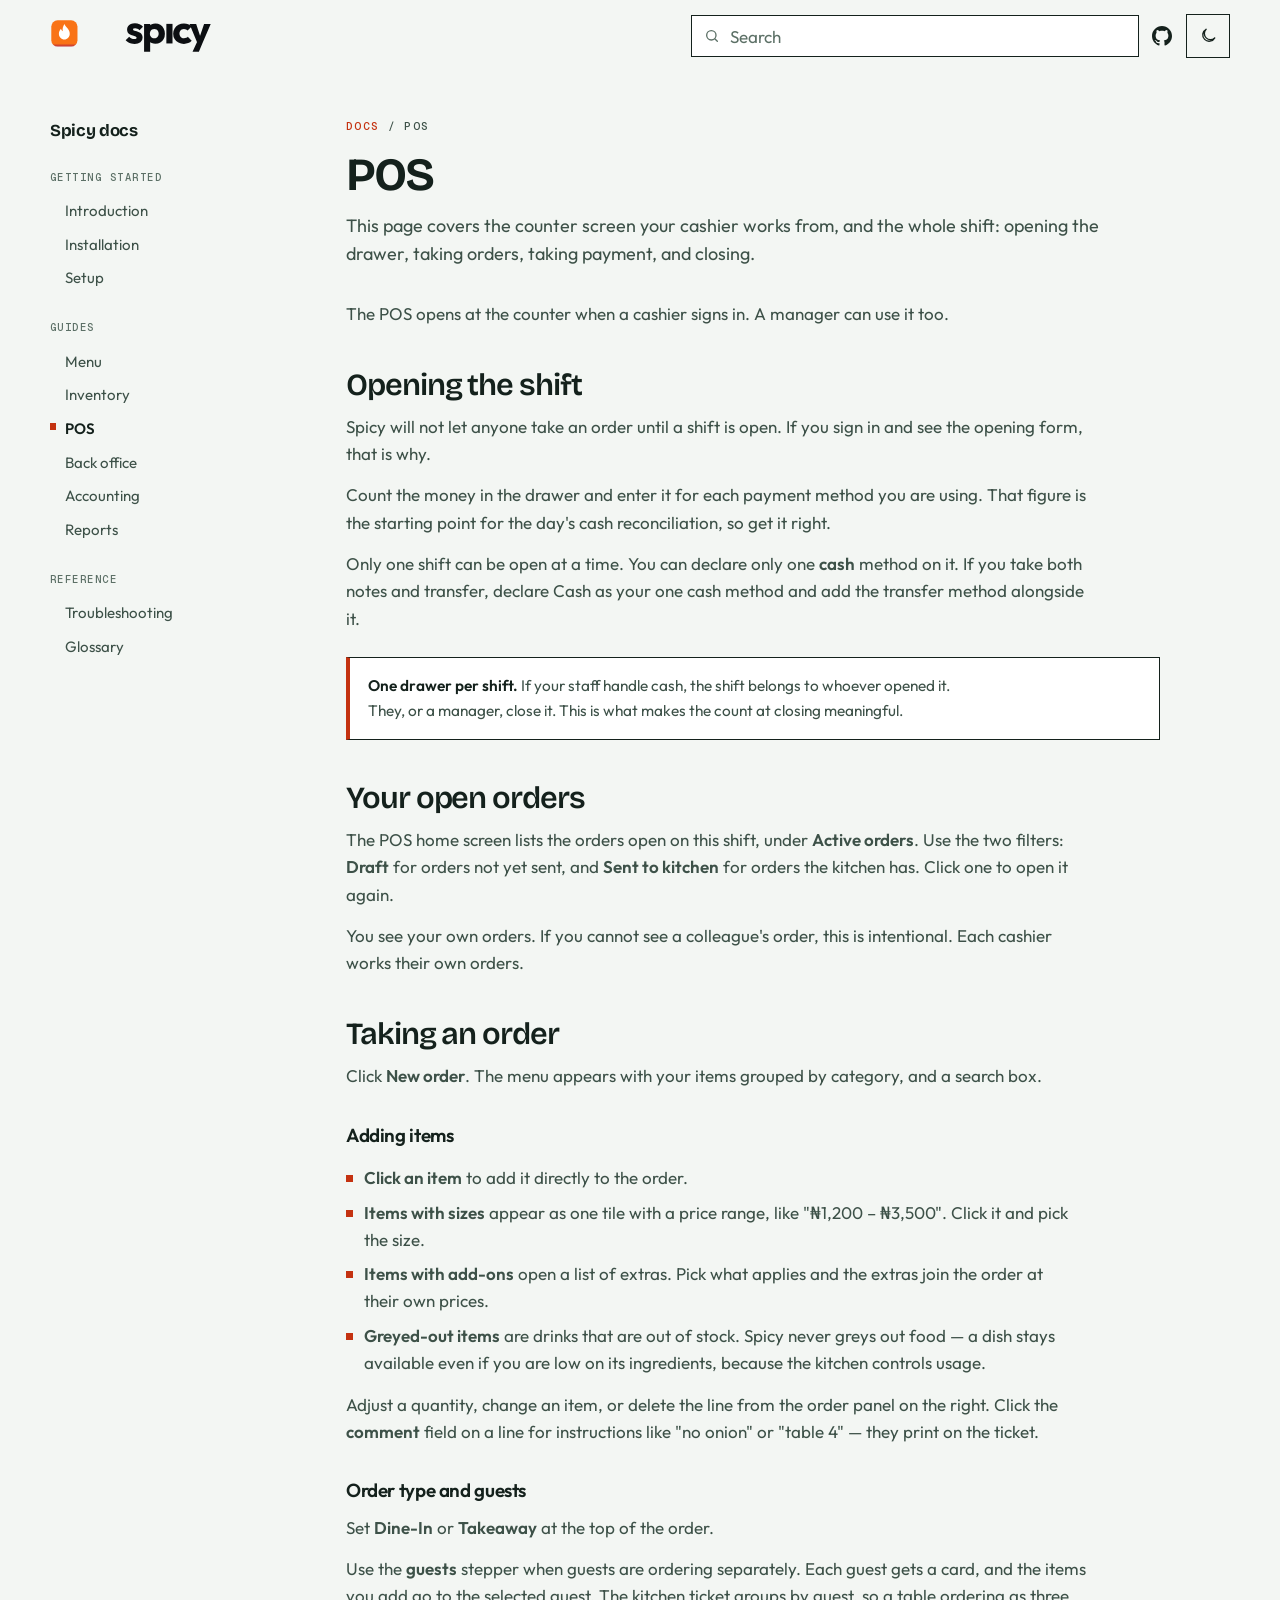
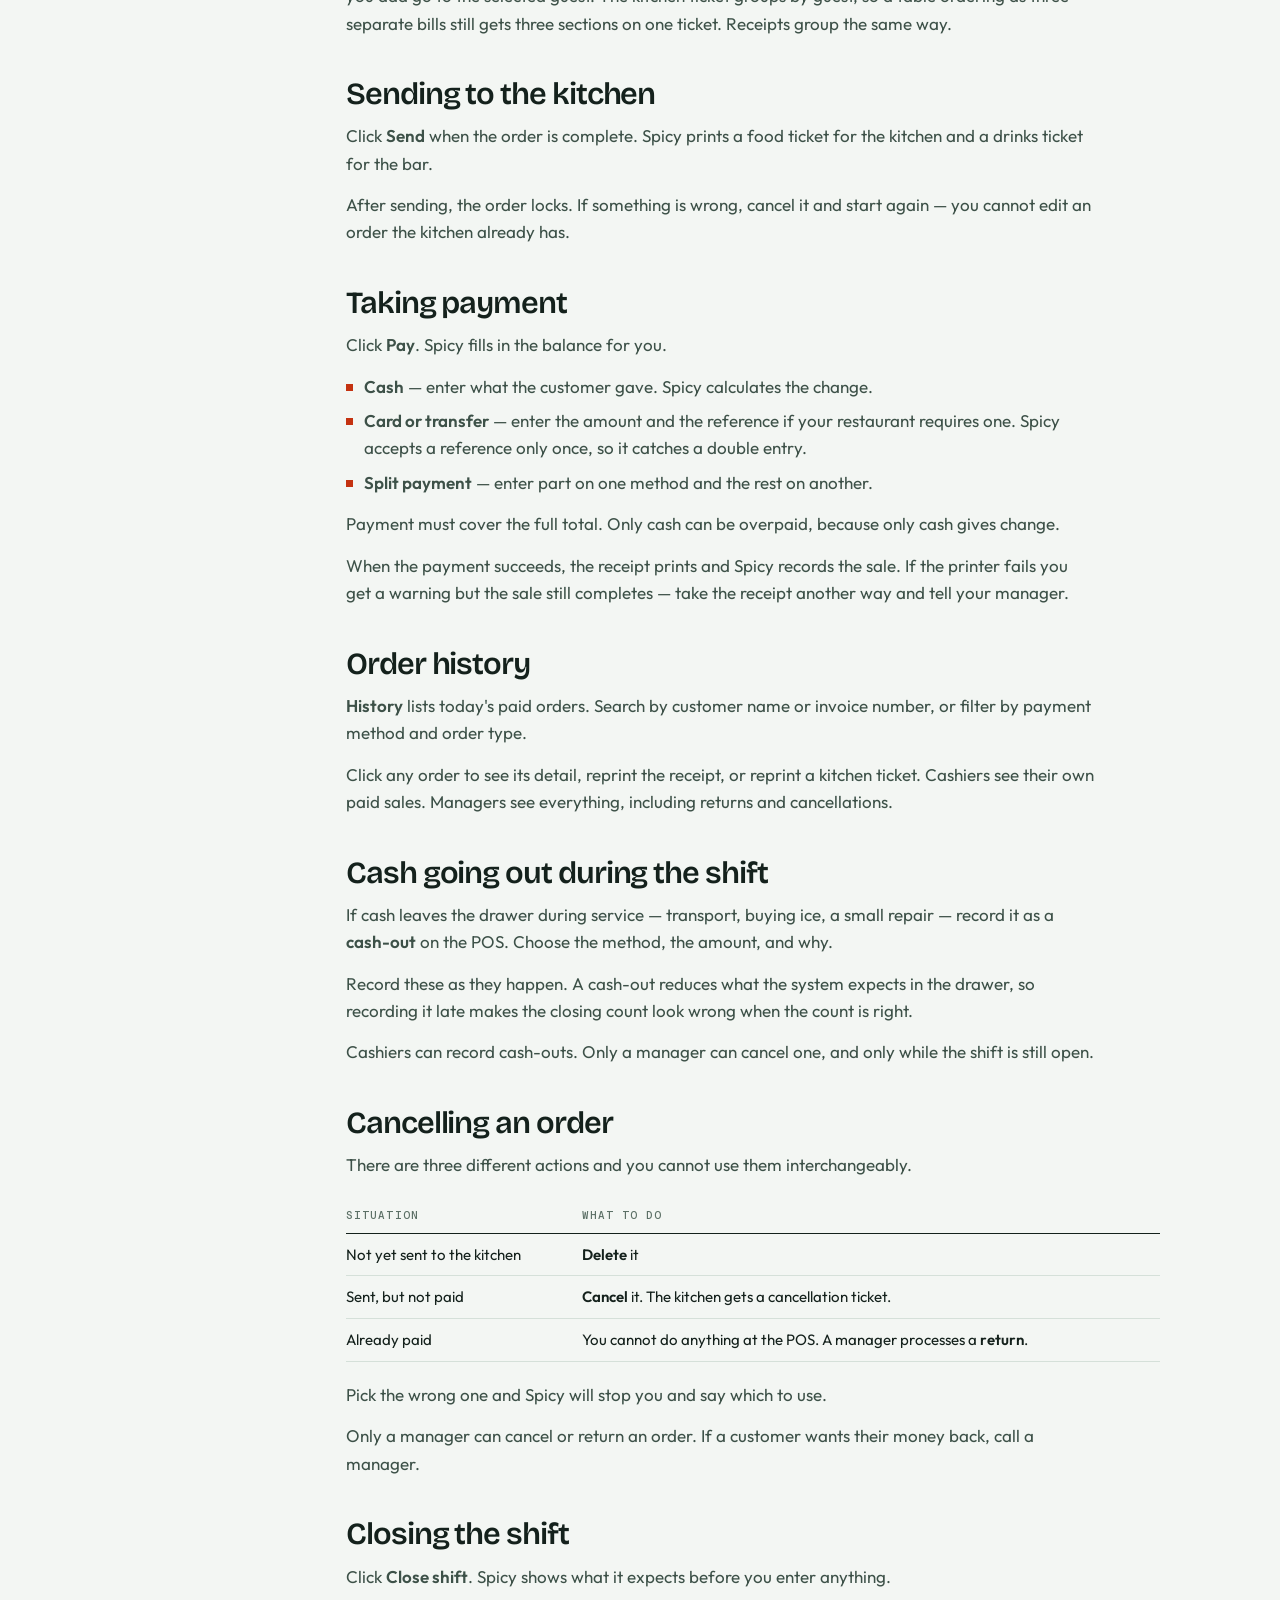
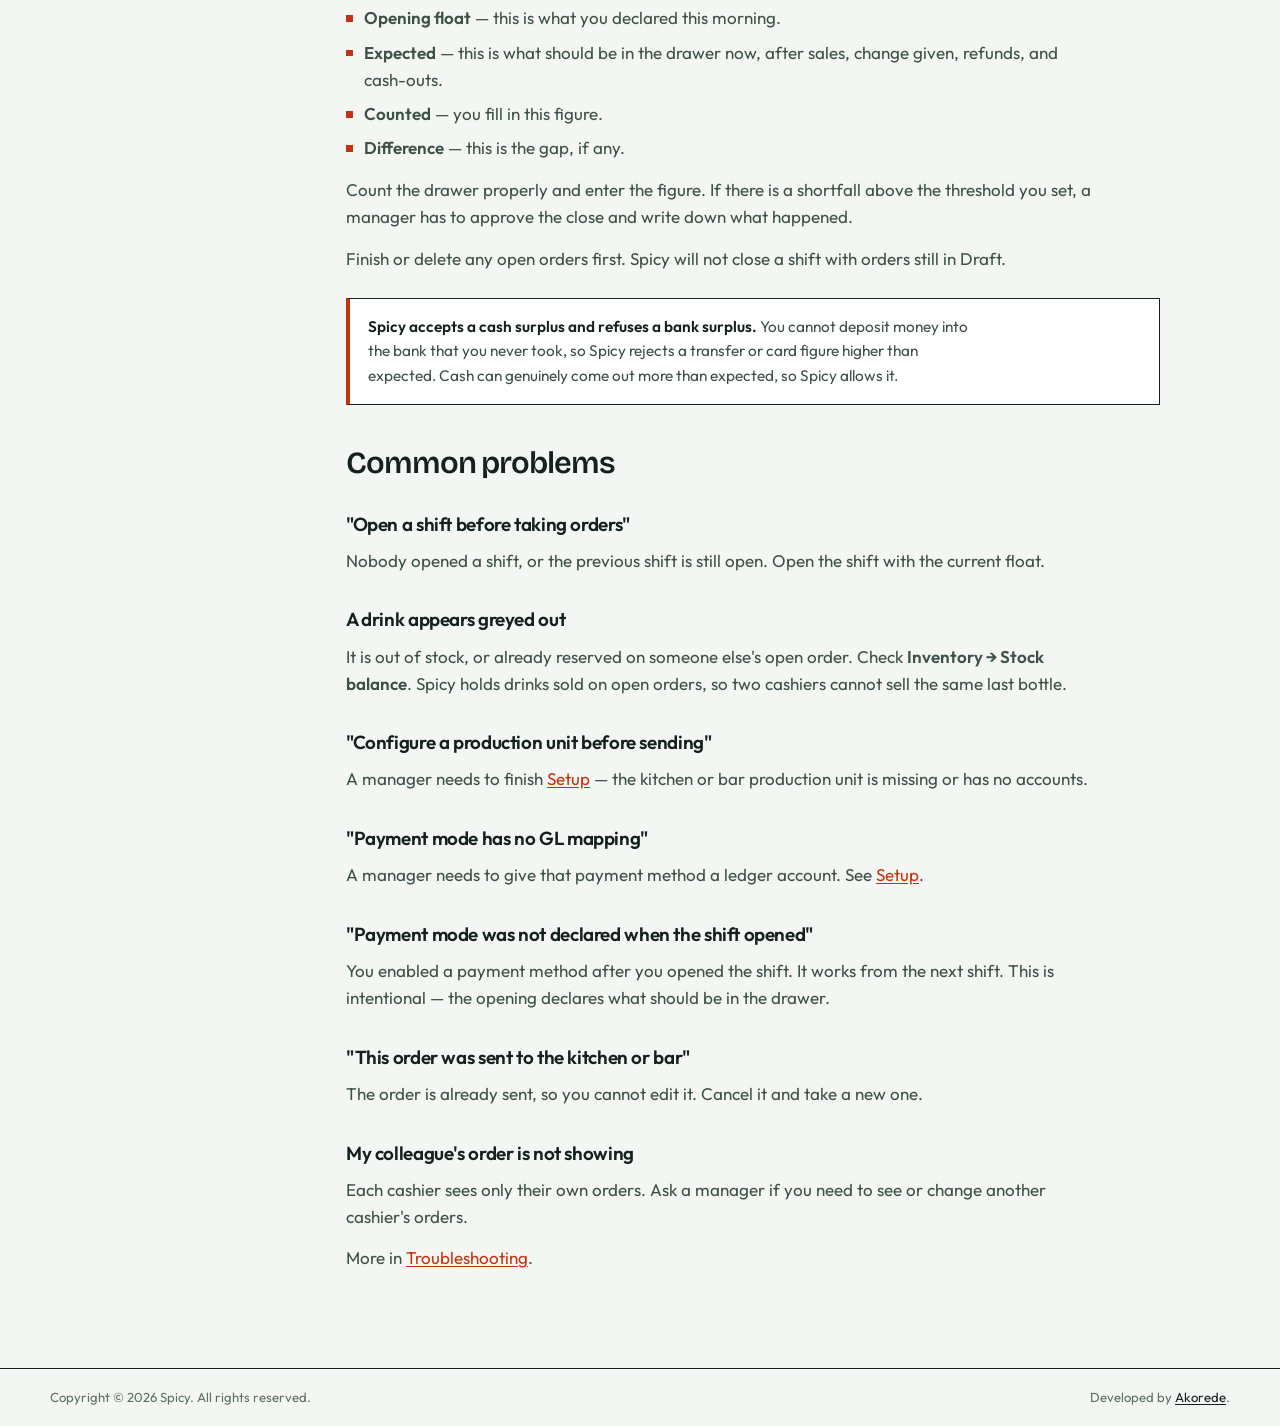
<file: pos/index.html>
<!DOCTYPE html>
<!--
  Documentation page. The shell, sidebar and styles are shared with every
  other docs page.
-->
<html lang="en" dir="ltr">
<head>
  <meta charset="utf-8">
  <meta name="viewport" content="width=device-width, initial-scale=1">
  <title>POS - Spicy Docs</title>
  <meta name="description" content="The cashier screen: shifts, orders, payments, and receipts.">

  <meta name="theme-color" content="#f3f6f3">
  <script>
    (function () {
      try {
        var saved = localStorage.getItem('spicy-theme');
        var theme = saved === 'dark' || saved === 'light' ? saved
          : (matchMedia('(prefers-color-scheme: dark)').matches ? 'dark' : 'light');
        document.documentElement.setAttribute('data-theme', theme);
      } catch (e) {
        document.documentElement.setAttribute('data-theme', 'light');
      }
    })();
  </script>

  <link rel="icon" href="../assets/logo/favicons/favicon.ico" sizes="any">
  <link rel="icon" href="../assets/logo/favicons/favicon.svg" type="image/svg+xml">
  <link rel="apple-touch-icon" href="../assets/logo/favicons/apple-touch-icon.png">
  <link rel="manifest" href="../assets/logo/favicons/site.webmanifest">

  <link rel="stylesheet" href="../assets/css/landing.css">
  <link rel="stylesheet" href="../assets/css/docs.css">
  <noscript>
    <style>
      .reveal { opacity: 1 !important; transform: none !important; }
    </style>
  </noscript>
</head>
<body>

  <a class="skip" href="#content">Skip to content</a>

  <header class="site-nav docs-bar" data-scrolled="false">
    <div class="wrap nav-inner">
      <a class="logo" href="../index.html" aria-label="Spicy home">
        <img class="logo-for-light" src="../assets/img/logo.svg" alt="Spicy" width="152" height="32">
        <img class="logo-for-dark" src="../assets/img/logo-inverse.svg" alt="" width="152" height="32">
      </a>
      <form class="docs-search" role="search">
        <label class="docs-visually-hidden" for="docs-search">Search docs</label>
        <svg width="16" height="16" viewBox="0 0 24 24" fill="none" stroke="currentColor" stroke-width="2" aria-hidden="true"><circle cx="11" cy="11" r="7"/><path d="M20 20l-3.5-3.5" stroke-linecap="round"/></svg>
        <input id="docs-search" type="search" placeholder="Search" autocomplete="off" enterkeyhint="search">
      </form>
      <a class="nav-icon" href="https://github.com/sanusi-dev/spicy" target="_blank" rel="noreferrer" aria-label="Spicy on GitHub">
        <svg width="20" height="20" fill="currentColor" viewBox="0 0 24 24" aria-hidden="true"><path d="M12 0c-6.626 0-12 5.373-12 12 0 5.302 3.438 9.8 8.207 11.387.599.111.793-.261.793-.577v-2.234c-3.338.726-4.033-1.416-4.033-1.416-.546-1.387-1.333-1.756-1.333-1.756-1.089-.745.083-.729.083-.729 1.205.084 1.839 1.237 1.839 1.237 1.07 1.834 2.807 1.304 3.492.997.107-.775.418-1.305.762-1.604-2.665-.305-5.467-1.334-5.467-5.931 0-1.311.469-2.381 1.236-3.221-.124-.303-.535-1.524.117-3.176 0 0 1.008-.322 3.301 1.23.957-.266 1.983-.399 3.003-.404 1.02.005 2.047.138 3.006.404 2.291-1.552 3.297-1.23 3.297-1.23.653 1.653.242 2.874.118 3.176.77.84 1.235 1.911 1.235 3.221 0 4.609-2.807 5.624-5.479 5.921.43.372.823 1.102.823 2.222v3.293c0 .319.192.694.801.576 4.765-1.589 8.199-6.086 8.199-11.386 0-6.627-5.373-12-12-12z"/></svg>
      </a>
      <button type="button" class="theme-toggle" id="theme-toggle" aria-pressed="false" aria-label="Switch to dark mode">
        <svg class="icon-moon" width="18" height="18" viewBox="0 0 24 24" fill="none" stroke="currentColor" stroke-width="1.8" aria-hidden="true"><path d="M21 14.5A8.5 8.5 0 1 1 9.5 3 7 7 0 0 0 21 14.5z" stroke-linejoin="round"/></svg>
        <svg class="icon-sun" width="18" height="18" viewBox="0 0 24 24" fill="none" stroke="currentColor" stroke-width="1.8" aria-hidden="true"><circle cx="12" cy="12" r="4"/><path d="M12 2v2M12 20v2M4.9 4.9l1.4 1.4M17.7 17.7l1.4 1.4M2 12h2M20 12h2M4.9 19.1l1.4-1.4M17.7 6.3l1.4-1.4" stroke-linecap="round"/></svg>
      </button>
    </div>
  </header>

  <main id="content">
    <div class="wrap docs-layout">
      <button type="button" class="docs-nav-toggle" id="docs-nav-toggle" aria-expanded="false" aria-controls="docs-nav">
        <svg width="18" height="18" viewBox="0 0 24 24" fill="none" stroke="currentColor" stroke-width="2" stroke-linecap="round" aria-hidden="true"><path d="M3 6h18M3 12h18M3 18h18"/></svg>
        <span>Documentation menu</span>
        <svg class="docs-nav-chevron" width="16" height="16" viewBox="0 0 24 24" fill="none" stroke="currentColor" stroke-width="2" stroke-linecap="round" stroke-linejoin="round" aria-hidden="true"><path d="M6 9l6 6 6-6"/></svg>
      </button>
      <aside class="docs-side" data-open="false">
        <nav class="docs-nav" id="docs-nav" aria-label="Docs">
          <p class="docs-nav-title"><a href="../docs/">Spicy docs</a></p>
          <p class="docs-nav-group">Getting started</p>
          <ul>
            <li><a href="../introduction/">Introduction</a></li>
            <li><a href="../installation/">Installation</a></li>
            <li><a href="../setup/">Setup</a></li>
          </ul>
          <p class="docs-nav-group">Guides</p>
          <ul>
            <li><a href="../menu/">Menu</a></li>
            <li><a href="../inventory/">Inventory</a></li>
            <li><a href="../pos/" aria-current="page">POS</a></li>
            <li><a href="../backoffice/">Back office</a></li>
            <li><a href="../accounting/">Accounting</a></li>
            <li><a href="../reports/">Reports</a></li>
          </ul>
          <p class="docs-nav-group">Reference</p>
          <ul>
            <li><a href="../troubleshooting/">Troubleshooting</a></li>
            <li><a href="../glossary/">Glossary</a></li>
          </ul>
        </nav>
      </aside>
      <article class="docs-article reveal" data-visible="false">
        <p class="docs-crumb"><a href="../docs/">Docs</a> / POS</p>
        <h1>POS</h1>
        <p class="lede">This page covers the counter screen your cashier works from, and the whole shift: opening the drawer, taking orders, taking payment, and closing.</p>

        <p>The POS opens at the counter when a cashier signs in. A manager can use it too.</p>

        <h2>Opening the shift</h2>
        <p>Spicy will not let anyone take an order until a shift is open. If you sign in and see the opening form, that is why.</p>
        <p>Count the money in the drawer and enter it for each payment method you are using. That figure is the starting point for the day's cash reconciliation, so get it right.</p>
        <p>Only one shift can be open at a time. You can declare only one <strong>cash</strong> method on it. If you take both notes and transfer, declare Cash as your one cash method and add the transfer method alongside it.</p>

        <div class="docs-note">
          <p><strong>One drawer per shift.</strong> If your staff handle cash, the shift belongs to whoever opened it. They, or a manager, close it. This is what makes the count at closing meaningful.</p>
        </div>

        <h2>Your open orders</h2>
        <p>The POS home screen lists the orders open on this shift, under <strong>Active orders</strong>. Use the two filters: <strong>Draft</strong> for orders not yet sent, and <strong>Sent to kitchen</strong> for orders the kitchen has. Click one to open it again.</p>
        <p>You see your own orders. If you cannot see a colleague's order, this is intentional. Each cashier works their own orders.</p>

        <h2>Taking an order</h2>
        <p>Click <strong>New order</strong>. The menu appears with your items grouped by category, and a search box.</p>

        <h3>Adding items</h3>
        <ul>
          <li><strong>Click an item</strong> to add it directly to the order.</li>
          <li><strong>Items with sizes</strong> appear as one tile with a price range, like "₦1,200 – ₦3,500". Click it and pick the size.</li>
          <li><strong>Items with add-ons</strong> open a list of extras. Pick what applies and the extras join the order at their own prices.</li>
          <li><strong>Greyed-out items</strong> are drinks that are out of stock. Spicy never greys out food — a dish stays available even if you are low on its ingredients, because the kitchen controls usage.</li>
        </ul>
        <p>Adjust a quantity, change an item, or delete the line from the order panel on the right. Click the <strong>comment</strong> field on a line for instructions like "no onion" or "table 4" — they print on the ticket.</p>

        <h3>Order type and guests</h3>
        <p>Set <strong>Dine-In</strong> or <strong>Takeaway</strong> at the top of the order.</p>
        <p>Use the <strong>guests</strong> stepper when guests are ordering separately. Each guest gets a card, and the items you add go to the selected guest. The kitchen ticket groups by guest, so a table ordering as three separate bills still gets three sections on one ticket. Receipts group the same way.</p>

        <h2>Sending to the kitchen</h2>
        <p>Click <strong>Send</strong> when the order is complete. Spicy prints a food ticket for the kitchen and a drinks ticket for the bar.</p>
        <p>After sending, the order locks. If something is wrong, cancel it and start again — you cannot edit an order the kitchen already has.</p>

        <h2>Taking payment</h2>
        <p>Click <strong>Pay</strong>. Spicy fills in the balance for you.</p>
        <ul>
          <li><strong>Cash</strong> — enter what the customer gave. Spicy calculates the change.</li>
          <li><strong>Card or transfer</strong> — enter the amount and the reference if your restaurant requires one. Spicy accepts a reference only once, so it catches a double entry.</li>
          <li><strong>Split payment</strong> — enter part on one method and the rest on another.</li>
        </ul>
        <p>Payment must cover the full total. Only cash can be overpaid, because only cash gives change.</p>
        <p>When the payment succeeds, the receipt prints and Spicy records the sale. If the printer fails you get a warning but the sale still completes — take the receipt another way and tell your manager.</p>

        <h2>Order history</h2>
        <p><strong>History</strong> lists today's paid orders. Search by customer name or invoice number, or filter by payment method and order type.</p>
        <p>Click any order to see its detail, reprint the receipt, or reprint a kitchen ticket. Cashiers see their own paid sales. Managers see everything, including returns and cancellations.</p>

        <h2>Cash going out during the shift</h2>
        <p>If cash leaves the drawer during service — transport, buying ice, a small repair — record it as a <strong>cash-out</strong> on the POS. Choose the method, the amount, and why.</p>
        <p>Record these as they happen. A cash-out reduces what the system expects in the drawer, so recording it late makes the closing count look wrong when the count is right.</p>
        <p>Cashiers can record cash-outs. Only a manager can cancel one, and only while the shift is still open.</p>

        <h2>Cancelling an order</h2>
        <p>There are three different actions and you cannot use them interchangeably.</p>
        <table>
          <thead>
            <tr><th>Situation</th><th>What to do</th></tr>
          </thead>
          <tbody>
            <tr><td>Not yet sent to the kitchen</td><td><strong>Delete</strong> it</td></tr>
            <tr><td>Sent, but not paid</td><td><strong>Cancel</strong> it. The kitchen gets a cancellation ticket.</td></tr>
            <tr><td>Already paid</td><td>You cannot do anything at the POS. A manager processes a <strong>return</strong>.</td></tr>
          </tbody>
        </table>
        <p>Pick the wrong one and Spicy will stop you and say which to use.</p>
        <p>Only a manager can cancel or return an order. If a customer wants their money back, call a manager.</p>

        <h2>Closing the shift</h2>
        <p>Click <strong>Close shift</strong>. Spicy shows what it expects before you enter anything.</p>
        <ul>
          <li><strong>Opening float</strong> — this is what you declared this morning.</li>
          <li><strong>Expected</strong> — this is what should be in the drawer now, after sales, change given, refunds, and cash-outs.</li>
          <li><strong>Counted</strong> — you fill in this figure.</li>
          <li><strong>Difference</strong> — this is the gap, if any.</li>
        </ul>
        <p>Count the drawer properly and enter the figure. If there is a shortfall above the threshold you set, a manager has to approve the close and write down what happened.</p>
        <p>Finish or delete any open orders first. Spicy will not close a shift with orders still in Draft.</p>
        <div class="docs-note">
          <p><strong>Spicy accepts a cash surplus and refuses a bank surplus.</strong> You cannot deposit money into the bank that you never took, so Spicy rejects a transfer or card figure higher than expected. Cash can genuinely come out more than expected, so Spicy allows it.</p>
        </div>

        <h2>Common problems</h2>

        <h3>"Open a shift before taking orders"</h3>
        <p>Nobody opened a shift, or the previous shift is still open. Open the shift with the current float.</p>

        <h3>A drink appears greyed out</h3>
        <p>It is out of stock, or already reserved on someone else's open order. Check <strong>Inventory → Stock balance</strong>. Spicy holds drinks sold on open orders, so two cashiers cannot sell the same last bottle.</p>

        <h3>"Configure a production unit before sending"</h3>
        <p>A manager needs to finish <a href="../setup/">Setup</a> — the kitchen or bar production unit is missing or has no accounts.</p>

        <h3>"Payment mode has no GL mapping"</h3>
        <p>A manager needs to give that payment method a ledger account. See <a href="../setup/">Setup</a>.</p>

        <h3>"Payment mode was not declared when the shift opened"</h3>
        <p>You enabled a payment method after you opened the shift. It works from the next shift. This is intentional — the opening declares what should be in the drawer.</p>

        <h3>"This order was sent to the kitchen or bar"</h3>
        <p>The order is already sent, so you cannot edit it. Cancel it and take a new one.</p>

        <h3>My colleague's order is not showing</h3>
        <p>Each cashier sees only their own orders. Ask a manager if you need to see or change another cashier's orders.</p>

        <p>More in <a href="../troubleshooting/">Troubleshooting</a>.</p>
      </article>
    </div>
  </main>

  <footer class="footer footer--slim">
    <div class="wrap">
      <div class="footer-base">
        <span>Copyright © <span data-year>2026</span> Spicy. All rights reserved.</span>
        <span>Developed by <a href="https://akorede.dev" target="_blank" rel="noreferrer">Akorede</a>.</span>
      </div>
    </div>
  </footer>

  <script src="../assets/js/landing.js" defer></script>
  <script src="../assets/js/docs.js" defer></script>
</body>
</html>
</file>
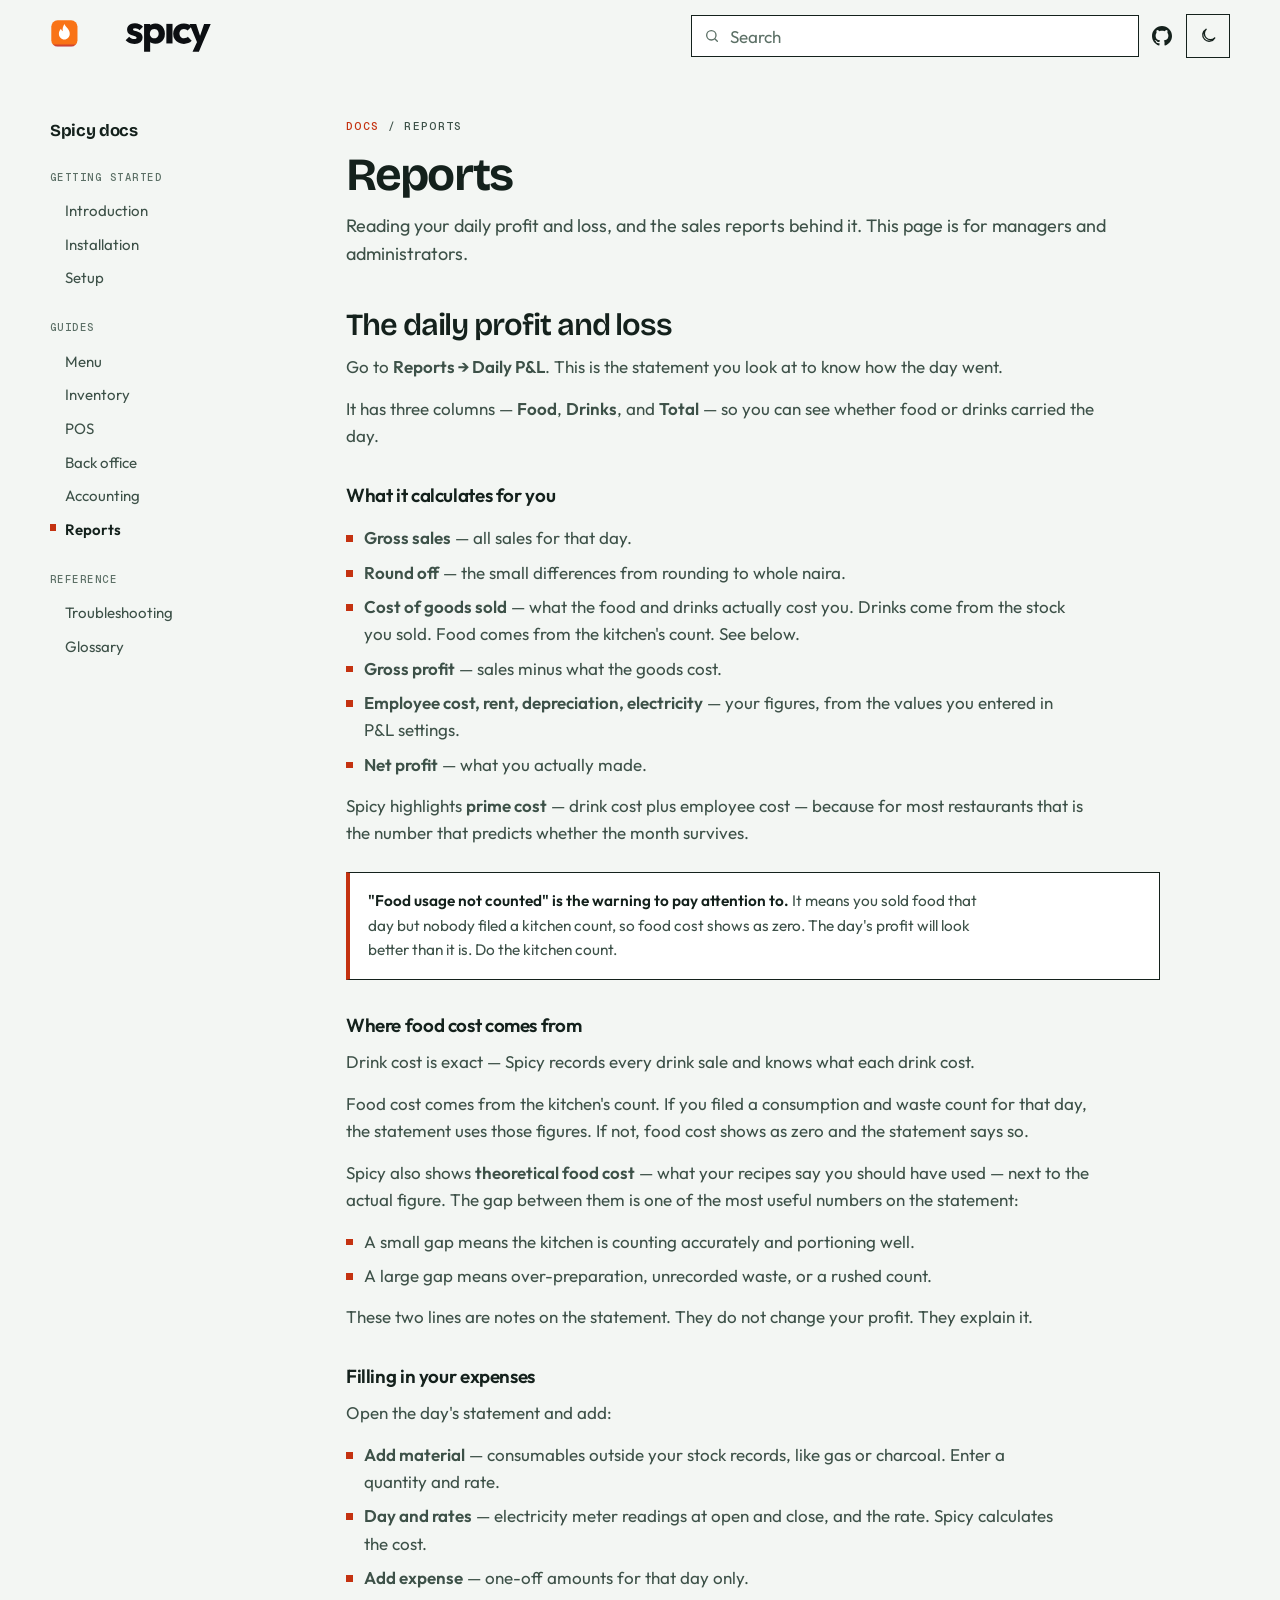
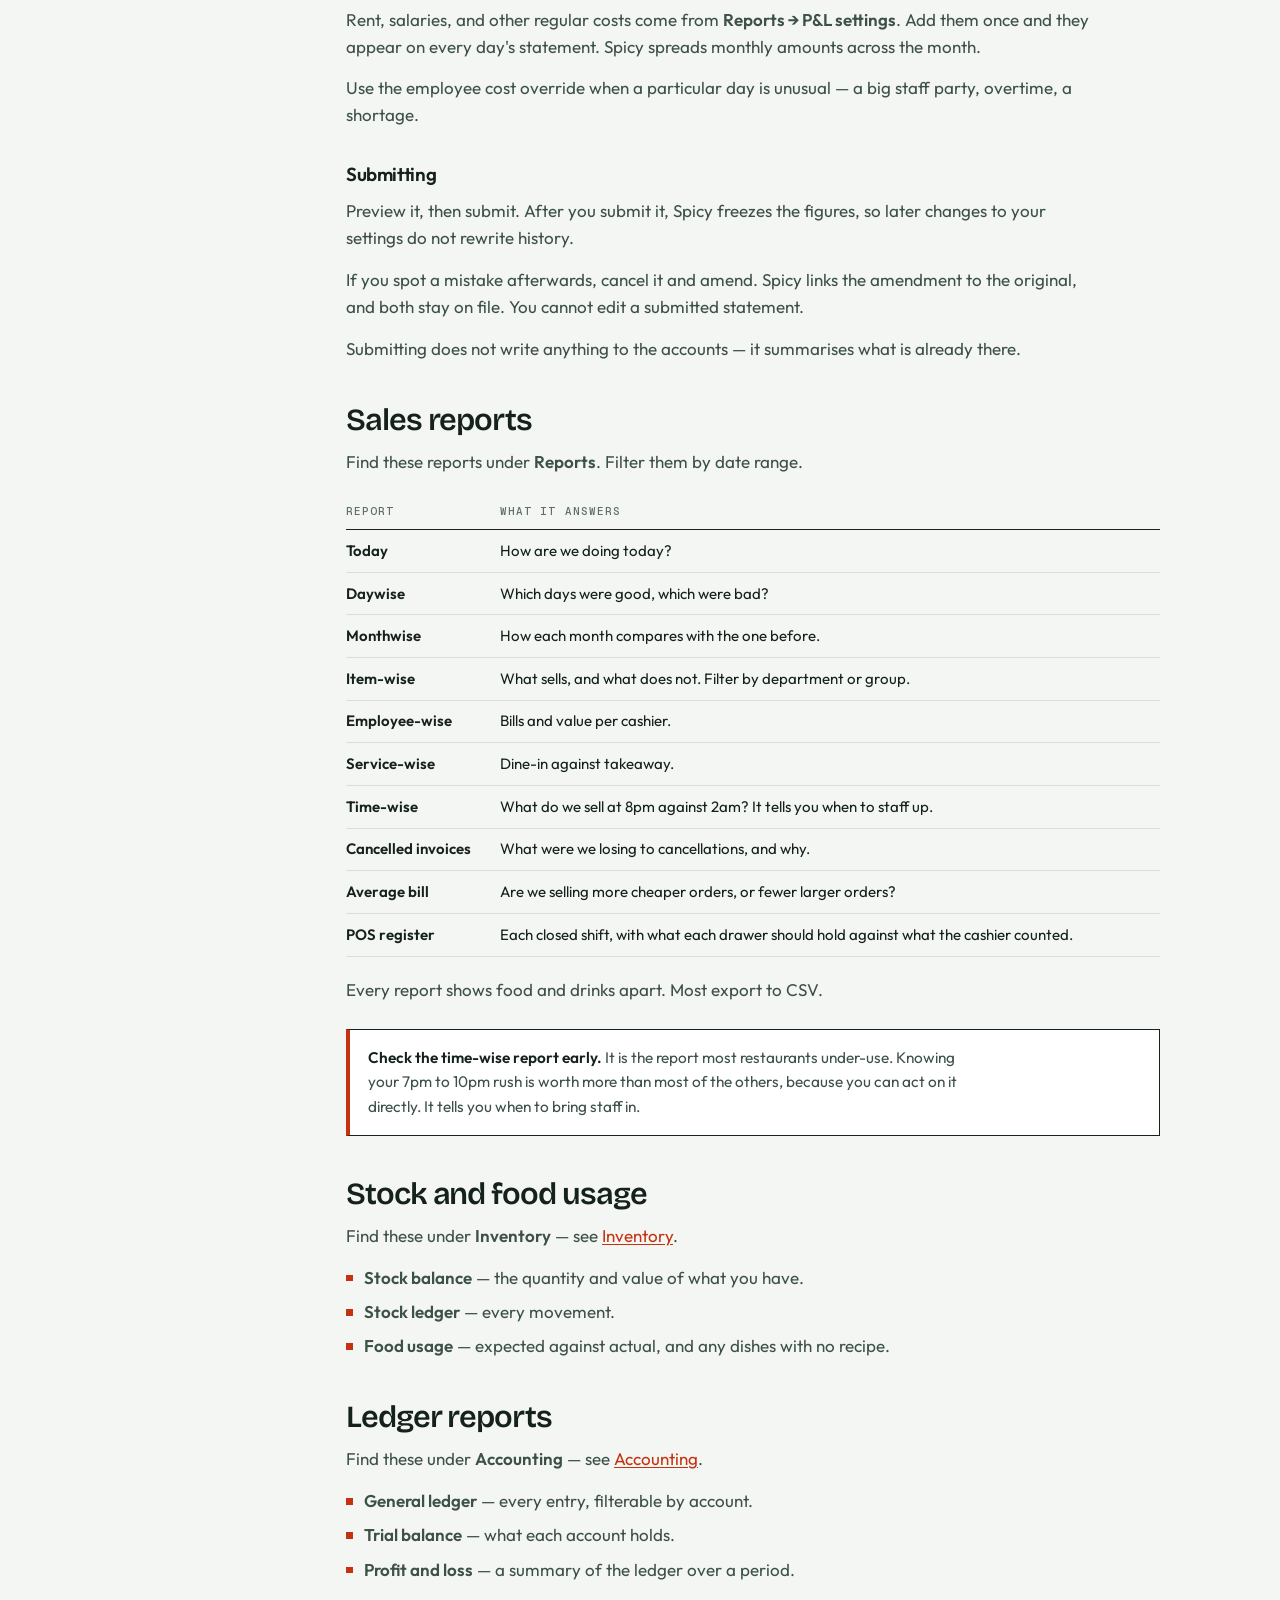
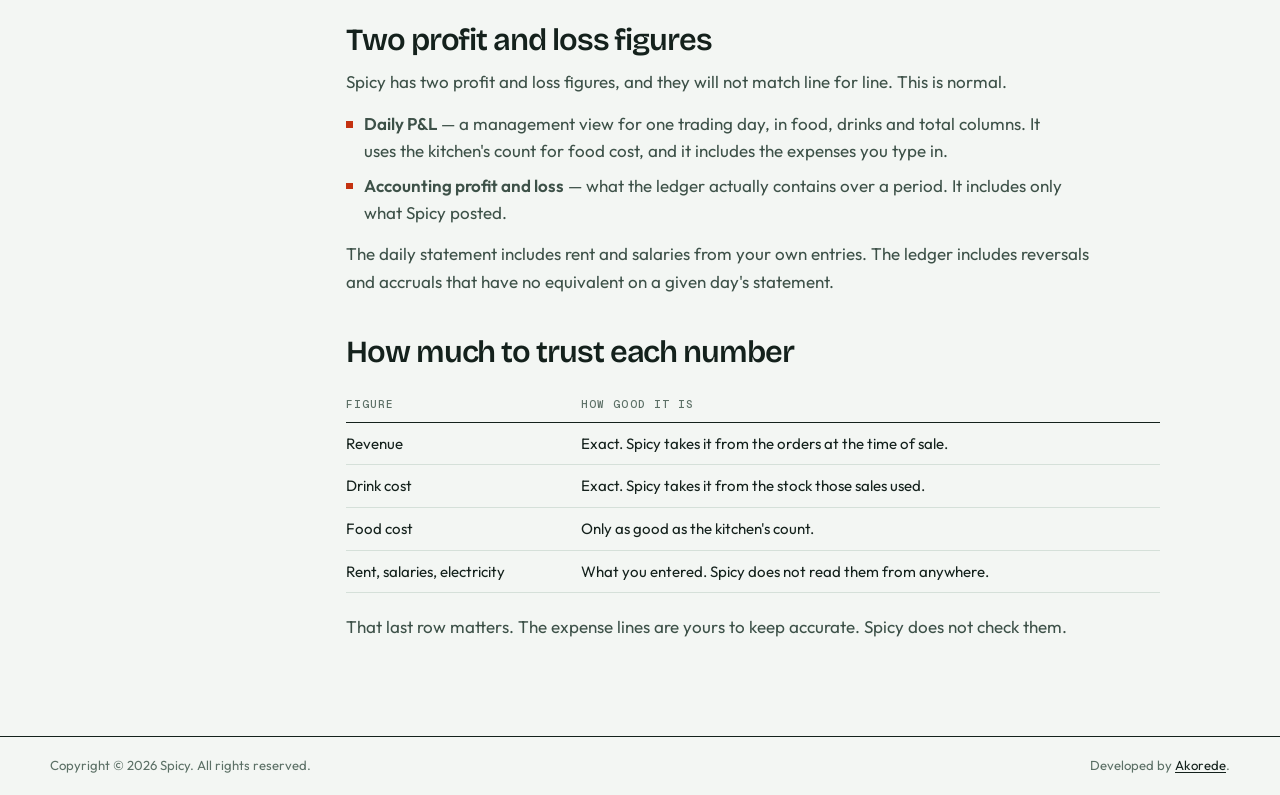
<file: reports/index.html>
<!DOCTYPE html>
<!--
  Documentation page. The shell, sidebar and styles are shared with every
  other docs page.
-->
<html lang="en" dir="ltr">
<head>
  <meta charset="utf-8">
  <meta name="viewport" content="width=device-width, initial-scale=1">
  <title>Reports - Spicy Docs</title>
  <meta name="description" content="Daily P&L, sales, stock, and ledger reports.">

  <meta name="theme-color" content="#f3f6f3">
  <script>
    (function () {
      try {
        var saved = localStorage.getItem('spicy-theme');
        var theme = saved === 'dark' || saved === 'light' ? saved
          : (matchMedia('(prefers-color-scheme: dark)').matches ? 'dark' : 'light');
        document.documentElement.setAttribute('data-theme', theme);
      } catch (e) {
        document.documentElement.setAttribute('data-theme', 'light');
      }
    })();
  </script>

  <link rel="icon" href="../assets/logo/favicons/favicon.ico" sizes="any">
  <link rel="icon" href="../assets/logo/favicons/favicon.svg" type="image/svg+xml">
  <link rel="apple-touch-icon" href="../assets/logo/favicons/apple-touch-icon.png">
  <link rel="manifest" href="../assets/logo/favicons/site.webmanifest">

  <link rel="stylesheet" href="../assets/css/landing.css">
  <link rel="stylesheet" href="../assets/css/docs.css">
  <noscript>
    <style>
      .reveal { opacity: 1 !important; transform: none !important; }
    </style>
  </noscript>
</head>
<body>

  <a class="skip" href="#content">Skip to content</a>

  <header class="site-nav docs-bar" data-scrolled="false">
    <div class="wrap nav-inner">
      <a class="logo" href="../index.html" aria-label="Spicy home">
        <img class="logo-for-light" src="../assets/img/logo.svg" alt="Spicy" width="152" height="32">
        <img class="logo-for-dark" src="../assets/img/logo-inverse.svg" alt="" width="152" height="32">
      </a>
      <form class="docs-search" role="search">
        <label class="docs-visually-hidden" for="docs-search">Search docs</label>
        <svg width="16" height="16" viewBox="0 0 24 24" fill="none" stroke="currentColor" stroke-width="2" aria-hidden="true"><circle cx="11" cy="11" r="7"/><path d="M20 20l-3.5-3.5" stroke-linecap="round"/></svg>
        <input id="docs-search" type="search" placeholder="Search" autocomplete="off" enterkeyhint="search">
      </form>
      <a class="nav-icon" href="https://github.com/sanusi-dev/spicy" target="_blank" rel="noreferrer" aria-label="Spicy on GitHub">
        <svg width="20" height="20" fill="currentColor" viewBox="0 0 24 24" aria-hidden="true"><path d="M12 0c-6.626 0-12 5.373-12 12 0 5.302 3.438 9.8 8.207 11.387.599.111.793-.261.793-.577v-2.234c-3.338.726-4.033-1.416-4.033-1.416-.546-1.387-1.333-1.756-1.333-1.756-1.089-.745.083-.729.083-.729 1.205.084 1.839 1.237 1.839 1.237 1.07 1.834 2.807 1.304 3.492.997.107-.775.418-1.305.762-1.604-2.665-.305-5.467-1.334-5.467-5.931 0-1.311.469-2.381 1.236-3.221-.124-.303-.535-1.524.117-3.176 0 0 1.008-.322 3.301 1.23.957-.266 1.983-.399 3.003-.404 1.02.005 2.047.138 3.006.404 2.291-1.552 3.297-1.23 3.297-1.23.653 1.653.242 2.874.118 3.176.77.84 1.235 1.911 1.235 3.221 0 4.609-2.807 5.624-5.479 5.921.43.372.823 1.102.823 2.222v3.293c0 .319.192.694.801.576 4.765-1.589 8.199-6.086 8.199-11.386 0-6.627-5.373-12-12-12z"/></svg>
      </a>
      <button type="button" class="theme-toggle" id="theme-toggle" aria-pressed="false" aria-label="Switch to dark mode">
        <svg class="icon-moon" width="18" height="18" viewBox="0 0 24 24" fill="none" stroke="currentColor" stroke-width="1.8" aria-hidden="true"><path d="M21 14.5A8.5 8.5 0 1 1 9.5 3 7 7 0 0 0 21 14.5z" stroke-linejoin="round"/></svg>
        <svg class="icon-sun" width="18" height="18" viewBox="0 0 24 24" fill="none" stroke="currentColor" stroke-width="1.8" aria-hidden="true"><circle cx="12" cy="12" r="4"/><path d="M12 2v2M12 20v2M4.9 4.9l1.4 1.4M17.7 17.7l1.4 1.4M2 12h2M20 12h2M4.9 19.1l1.4-1.4M17.7 6.3l1.4-1.4" stroke-linecap="round"/></svg>
      </button>
    </div>
  </header>

  <main id="content">
    <div class="wrap docs-layout">
      <button type="button" class="docs-nav-toggle" id="docs-nav-toggle" aria-expanded="false" aria-controls="docs-nav">
        <svg width="18" height="18" viewBox="0 0 24 24" fill="none" stroke="currentColor" stroke-width="2" stroke-linecap="round" aria-hidden="true"><path d="M3 6h18M3 12h18M3 18h18"/></svg>
        <span>Documentation menu</span>
        <svg class="docs-nav-chevron" width="16" height="16" viewBox="0 0 24 24" fill="none" stroke="currentColor" stroke-width="2" stroke-linecap="round" stroke-linejoin="round" aria-hidden="true"><path d="M6 9l6 6 6-6"/></svg>
      </button>
      <aside class="docs-side" data-open="false">
        <nav class="docs-nav" id="docs-nav" aria-label="Docs">
          <p class="docs-nav-title"><a href="../docs/">Spicy docs</a></p>
          <p class="docs-nav-group">Getting started</p>
          <ul>
            <li><a href="../introduction/">Introduction</a></li>
            <li><a href="../installation/">Installation</a></li>
            <li><a href="../setup/">Setup</a></li>
          </ul>
          <p class="docs-nav-group">Guides</p>
          <ul>
            <li><a href="../menu/">Menu</a></li>
            <li><a href="../inventory/">Inventory</a></li>
            <li><a href="../pos/">POS</a></li>
            <li><a href="../backoffice/">Back office</a></li>
            <li><a href="../accounting/">Accounting</a></li>
            <li><a href="../reports/" aria-current="page">Reports</a></li>
          </ul>
          <p class="docs-nav-group">Reference</p>
          <ul>
            <li><a href="../troubleshooting/">Troubleshooting</a></li>
            <li><a href="../glossary/">Glossary</a></li>
          </ul>
        </nav>
      </aside>
      <article class="docs-article reveal" data-visible="false">
        <p class="docs-crumb"><a href="../docs/">Docs</a> / Reports</p>
        <h1>Reports</h1>
        <p class="lede">Reading your daily profit and loss, and the sales reports behind it. This page is for managers and administrators.</p>

        <h2>The daily profit and loss</h2>
        <p>Go to <strong>Reports → Daily P&amp;L</strong>. This is the statement you look at to know how the day went.</p>
        <p>It has three columns — <strong>Food</strong>, <strong>Drinks</strong>, and <strong>Total</strong> — so you can see whether food or drinks carried the day.</p>

        <h3>What it calculates for you</h3>
        <ul>
          <li><strong>Gross sales</strong> — all sales for that day.</li>
          <li><strong>Round off</strong> — the small differences from rounding to whole naira.</li>
          <li><strong>Cost of goods sold</strong> — what the food and drinks actually cost you. Drinks come from the stock you sold. Food comes from the kitchen's count. See below.</li>
          <li><strong>Gross profit</strong> — sales minus what the goods cost.</li>
          <li><strong>Employee cost, rent, depreciation, electricity</strong> — your figures, from the values you entered in P&amp;L settings.</li>
          <li><strong>Net profit</strong> — what you actually made.</li>
        </ul>
        <p>Spicy highlights <strong>prime cost</strong> — drink cost plus employee cost — because for most restaurants that is the number that predicts whether the month survives.</p>

        <div class="docs-note">
          <p><strong>"Food usage not counted" is the warning to pay attention to.</strong> It means you sold food that day but nobody filed a kitchen count, so food cost shows as zero. The day's profit will look better than it is. Do the kitchen count.</p>
        </div>

        <h3>Where food cost comes from</h3>
        <p>Drink cost is exact — Spicy records every drink sale and knows what each drink cost.</p>
        <p>Food cost comes from the kitchen's count. If you filed a consumption and waste count for that day, the statement uses those figures. If not, food cost shows as zero and the statement says so.</p>
        <p>Spicy also shows <strong>theoretical food cost</strong> — what your recipes say you should have used — next to the actual figure. The gap between them is one of the most useful numbers on the statement:</p>
        <ul>
          <li>A small gap means the kitchen is counting accurately and portioning well.</li>
          <li>A large gap means over-preparation, unrecorded waste, or a rushed count.</li>
        </ul>
        <p>These two lines are notes on the statement. They do not change your profit. They explain it.</p>

        <h3>Filling in your expenses</h3>
        <p>Open the day's statement and add:</p>
        <ul>
          <li><strong>Add material</strong> — consumables outside your stock records, like gas or charcoal. Enter a quantity and rate.</li>
          <li><strong>Day and rates</strong> — electricity meter readings at open and close, and the rate. Spicy calculates the cost.</li>
          <li><strong>Add expense</strong> — one-off amounts for that day only.</li>
        </ul>
        <p>Rent, salaries, and other regular costs come from <strong>Reports → P&amp;L settings</strong>. Add them once and they appear on every day's statement. Spicy spreads monthly amounts across the month.</p>
        <p>Use the employee cost override when a particular day is unusual — a big staff party, overtime, a shortage.</p>

        <h3>Submitting</h3>
        <p>Preview it, then submit. After you submit it, Spicy freezes the figures, so later changes to your settings do not rewrite history.</p>
        <p>If you spot a mistake afterwards, cancel it and amend. Spicy links the amendment to the original, and both stay on file. You cannot edit a submitted statement.</p>
        <p>Submitting does not write anything to the accounts — it summarises what is already there.</p>

        <h2>Sales reports</h2>
        <p>Find these reports under <strong>Reports</strong>. Filter them by date range.</p>
        <table>
          <thead><tr><th>Report</th><th>What it answers</th></tr></thead>
          <tbody>
            <tr><td><strong>Today</strong></td><td>How are we doing today?</td></tr>
            <tr><td><strong>Daywise</strong></td><td>Which days were good, which were bad?</td></tr>
            <tr><td><strong>Monthwise</strong></td><td>How each month compares with the one before.</td></tr>
            <tr><td><strong>Item-wise</strong></td><td>What sells, and what does not. Filter by department or group.</td></tr>
            <tr><td><strong>Employee-wise</strong></td><td>Bills and value per cashier.</td></tr>
            <tr><td><strong>Service-wise</strong></td><td>Dine-in against takeaway.</td></tr>
            <tr><td><strong>Time-wise</strong></td><td>What do we sell at 8pm against 2am? It tells you when to staff up.</td></tr>
            <tr><td><strong>Cancelled invoices</strong></td><td>What were we losing to cancellations, and why.</td></tr>
            <tr><td><strong>Average bill</strong></td><td>Are we selling more cheaper orders, or fewer larger orders?</td></tr>
            <tr><td><strong>POS register</strong></td><td>Each closed shift, with what each drawer should hold against what the cashier counted.</td></tr>
          </tbody>
        </table>
        <p>Every report shows food and drinks apart. Most export to CSV.</p>

        <div class="docs-note">
          <p><strong>Check the time-wise report early.</strong> It is the report most restaurants under-use. Knowing your 7pm to 10pm rush is worth more than most of the others, because you can act on it directly. It tells you when to bring staff in.</p>
        </div>

        <h2>Stock and food usage</h2>
        <p>Find these under <strong>Inventory</strong> — see <a href="../inventory/">Inventory</a>.</p>
        <ul>
          <li><strong>Stock balance</strong> — the quantity and value of what you have.</li>
          <li><strong>Stock ledger</strong> — every movement.</li>
          <li><strong>Food usage</strong> — expected against actual, and any dishes with no recipe.</li>
        </ul>

        <h2>Ledger reports</h2>
        <p>Find these under <strong>Accounting</strong> — see <a href="../accounting/">Accounting</a>.</p>
        <ul>
          <li><strong>General ledger</strong> — every entry, filterable by account.</li>
          <li><strong>Trial balance</strong> — what each account holds.</li>
          <li><strong>Profit and loss</strong> — a summary of the ledger over a period.</li>
        </ul>

        <h2>Two profit and loss figures</h2>
        <p>Spicy has two profit and loss figures, and they will not match line for line. This is normal.</p>
        <ul>
          <li><strong>Daily P&amp;L</strong> — a management view for one trading day, in food, drinks and total columns. It uses the kitchen's count for food cost, and it includes the expenses you type in.</li>
          <li><strong>Accounting profit and loss</strong> — what the ledger actually contains over a period. It includes only what Spicy posted.</li>
        </ul>
        <p>The daily statement includes rent and salaries from your own entries. The ledger includes reversals and accruals that have no equivalent on a given day's statement.</p>

        <h2>How much to trust each number</h2>
        <table>
          <thead><tr><th>Figure</th><th>How good it is</th></tr></thead>
          <tbody>
            <tr><td>Revenue</td><td>Exact. Spicy takes it from the orders at the time of sale.</td></tr>
            <tr><td>Drink cost</td><td>Exact. Spicy takes it from the stock those sales used.</td></tr>
            <tr><td>Food cost</td><td>Only as good as the kitchen's count.</td></tr>
            <tr><td>Rent, salaries, electricity</td><td>What you entered. Spicy does not read them from anywhere.</td></tr>
          </tbody>
        </table>
        <p>That last row matters. The expense lines are yours to keep accurate. Spicy does not check them.</p>
      </article>
    </div>
  </main>

  <footer class="footer footer--slim">
    <div class="wrap">
      <div class="footer-base">
        <span>Copyright © <span data-year>2026</span> Spicy. All rights reserved.</span>
        <span>Developed by <a href="https://akorede.dev" target="_blank" rel="noreferrer">Akorede</a>.</span>
      </div>
    </div>
  </footer>

  <script src="../assets/js/landing.js" defer></script>
  <script src="../assets/js/docs.js" defer></script>
</body>
</html>
</file>
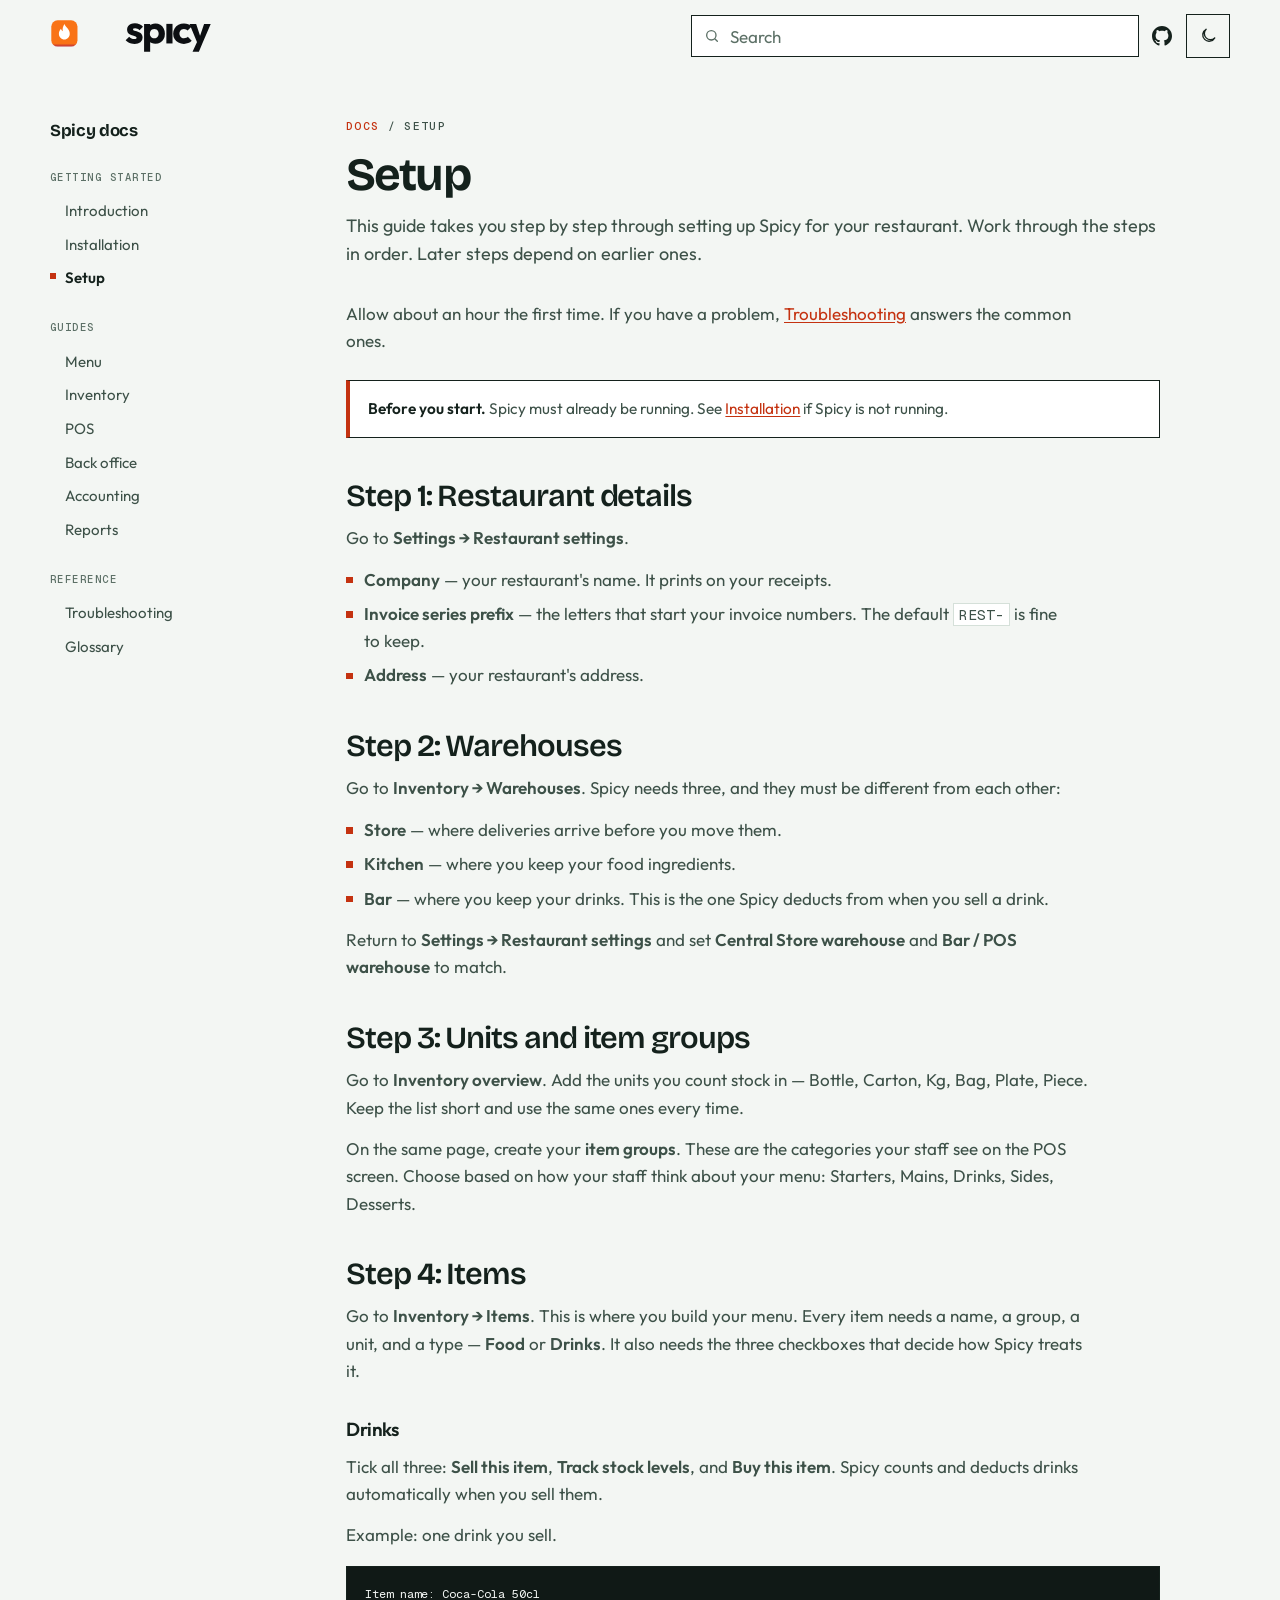
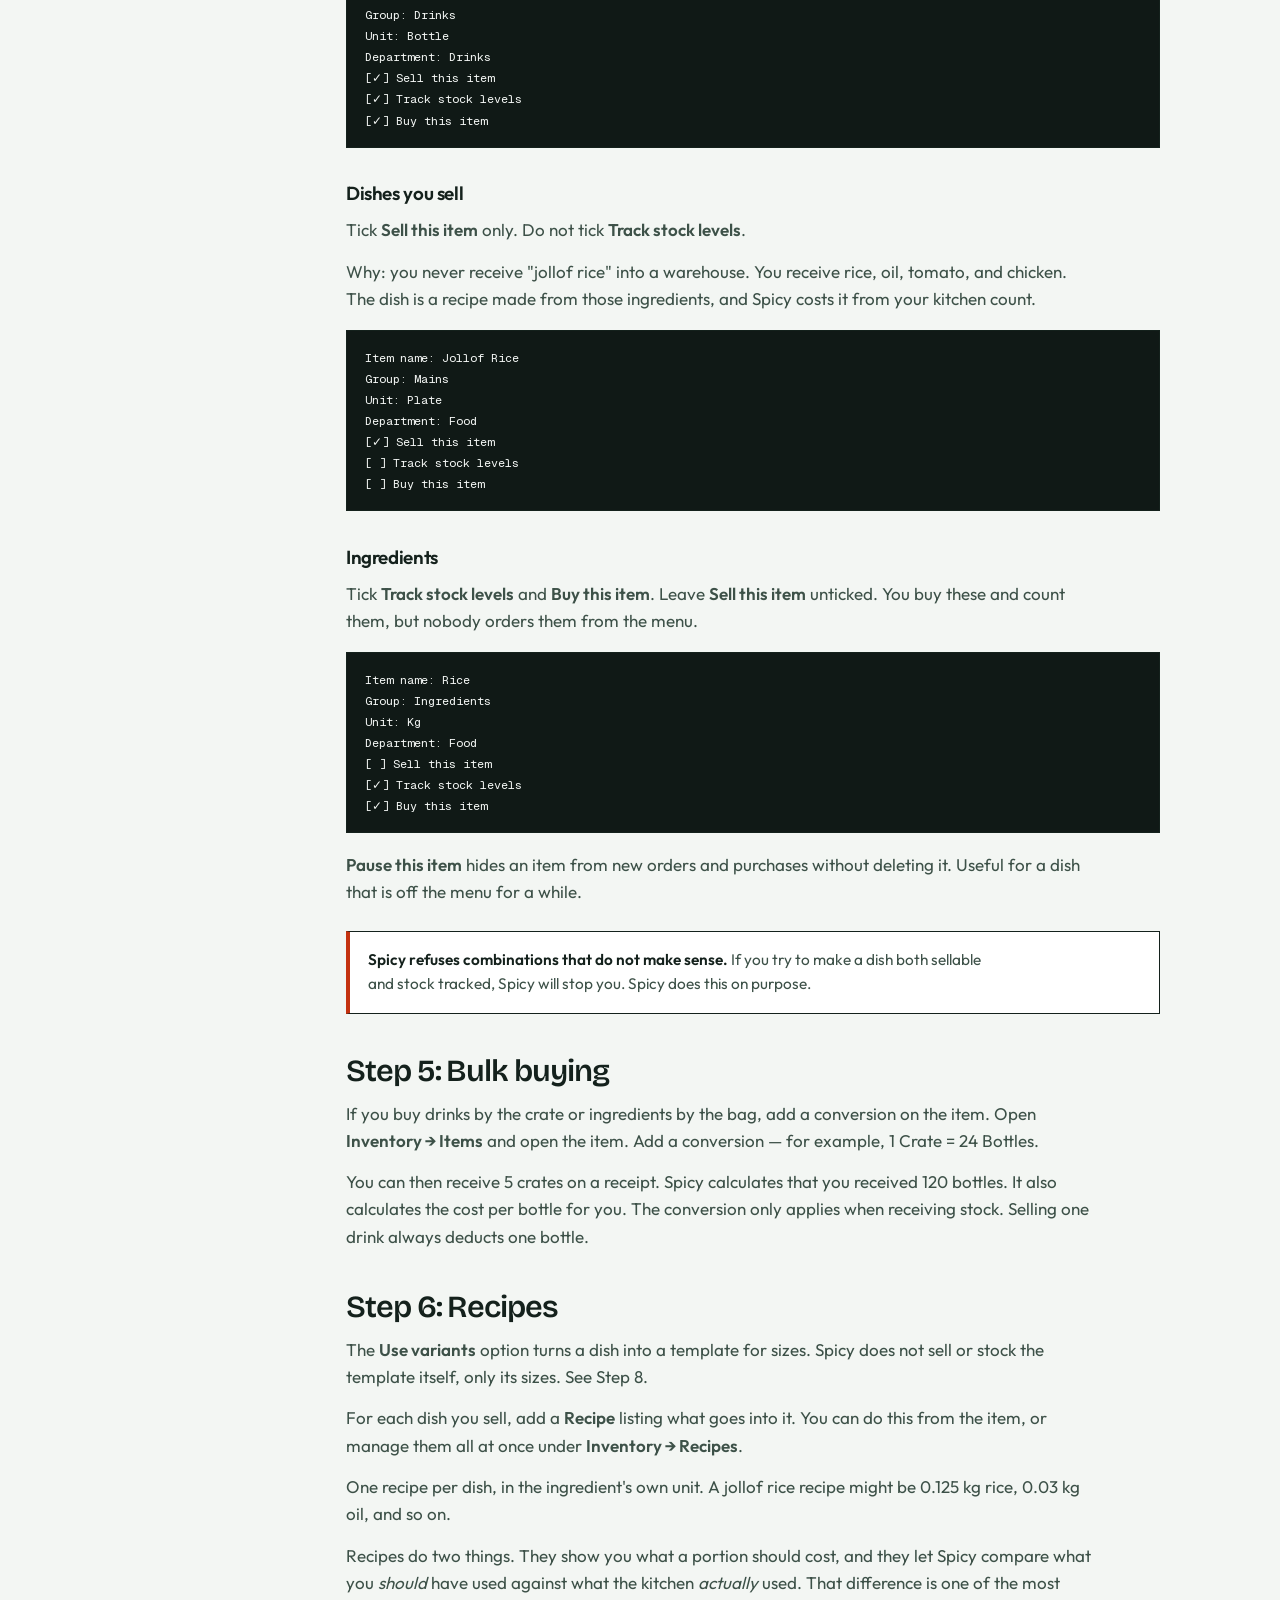
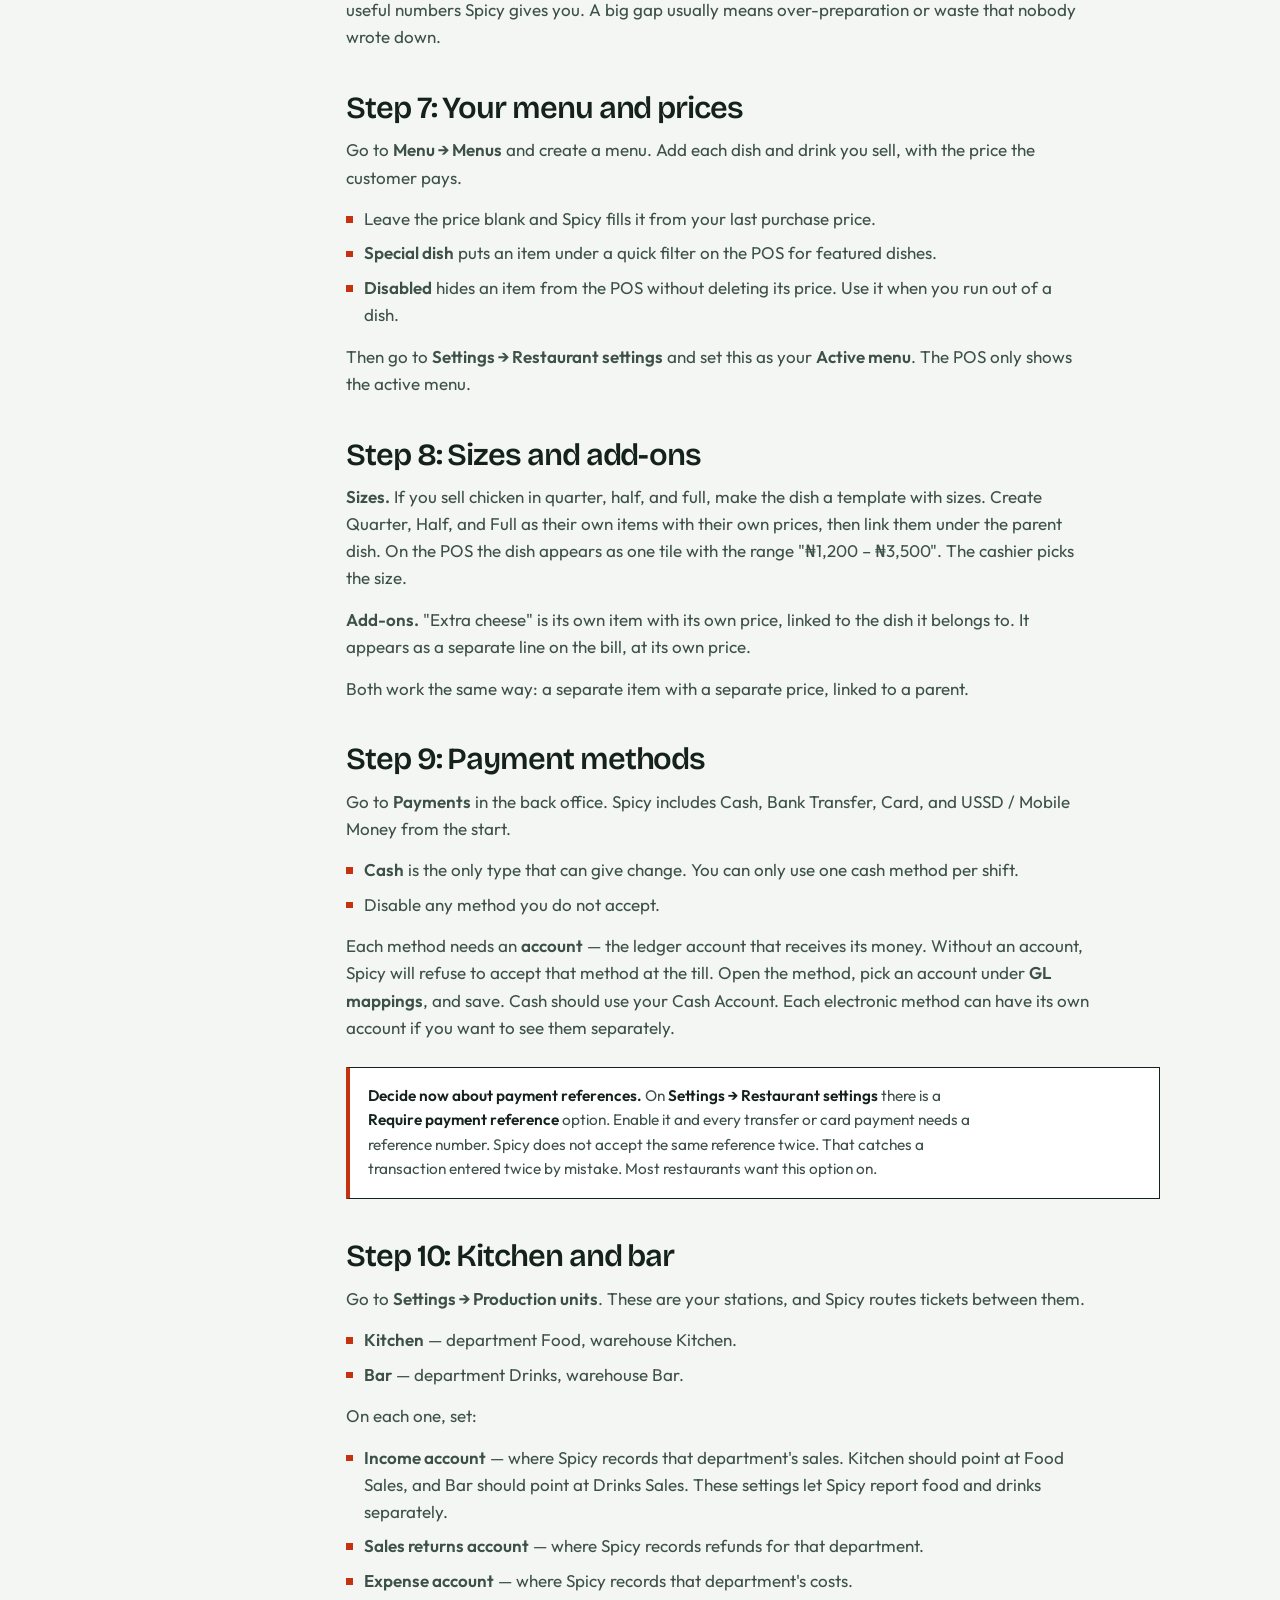
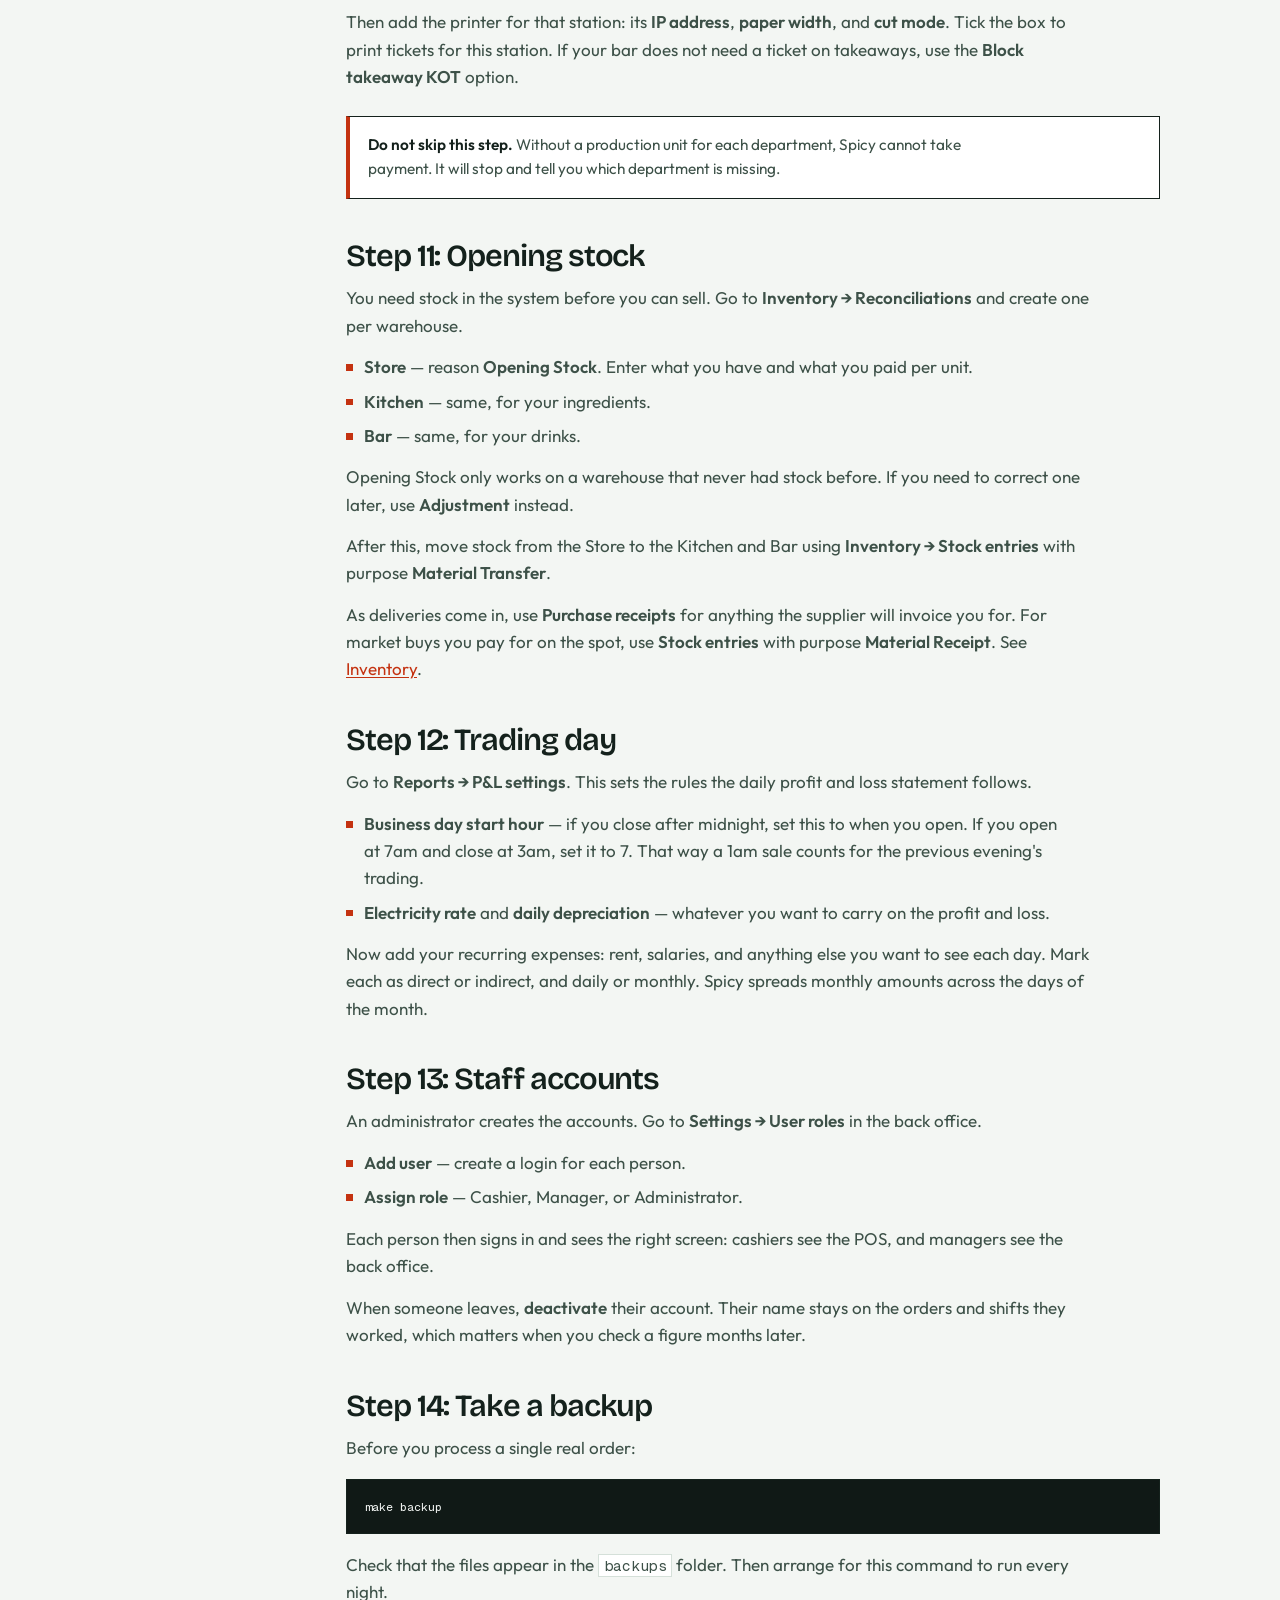
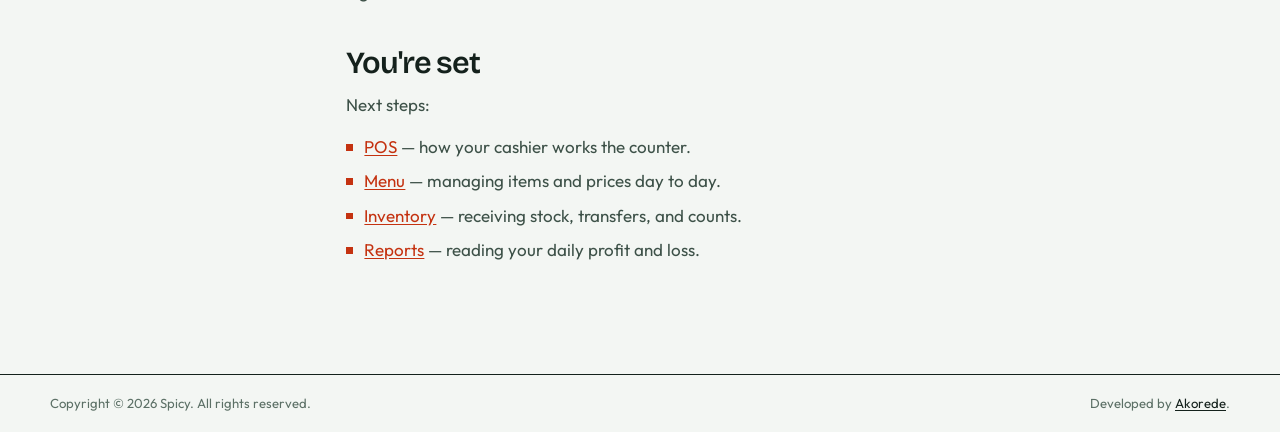
<file: setup/index.html>
<!DOCTYPE html>
<!--
  Documentation page. The shell, sidebar and styles are shared with every
  other docs page.
-->
<html lang="en" dir="ltr">
<head>
  <meta charset="utf-8">
  <meta name="viewport" content="width=device-width, initial-scale=1">
  <title>Setup - Spicy Docs</title>
  <meta name="description" content="Restaurant settings, production units, staff roles, and payment modes.">

  <meta name="theme-color" content="#f3f6f3">
  <script>
    (function () {
      try {
        var saved = localStorage.getItem('spicy-theme');
        var theme = saved === 'dark' || saved === 'light' ? saved
          : (matchMedia('(prefers-color-scheme: dark)').matches ? 'dark' : 'light');
        document.documentElement.setAttribute('data-theme', theme);
      } catch (e) {
        document.documentElement.setAttribute('data-theme', 'light');
      }
    })();
  </script>

  <link rel="icon" href="../assets/logo/favicons/favicon.ico" sizes="any">
  <link rel="icon" href="../assets/logo/favicons/favicon.svg" type="image/svg+xml">
  <link rel="apple-touch-icon" href="../assets/logo/favicons/apple-touch-icon.png">
  <link rel="manifest" href="../assets/logo/favicons/site.webmanifest">

  <link rel="stylesheet" href="../assets/css/landing.css">
  <link rel="stylesheet" href="../assets/css/docs.css">
  <noscript>
    <style>
      .reveal { opacity: 1 !important; transform: none !important; }
    </style>
  </noscript>
</head>
<body>

  <a class="skip" href="#content">Skip to content</a>

  <header class="site-nav docs-bar" data-scrolled="false">
    <div class="wrap nav-inner">
      <a class="logo" href="../index.html" aria-label="Spicy home">
        <img class="logo-for-light" src="../assets/img/logo.svg" alt="Spicy" width="152" height="32">
        <img class="logo-for-dark" src="../assets/img/logo-inverse.svg" alt="" width="152" height="32">
      </a>
      <form class="docs-search" role="search">
        <label class="docs-visually-hidden" for="docs-search">Search docs</label>
        <svg width="16" height="16" viewBox="0 0 24 24" fill="none" stroke="currentColor" stroke-width="2" aria-hidden="true"><circle cx="11" cy="11" r="7"/><path d="M20 20l-3.5-3.5" stroke-linecap="round"/></svg>
        <input id="docs-search" type="search" placeholder="Search" autocomplete="off" enterkeyhint="search">
      </form>
      <a class="nav-icon" href="https://github.com/sanusi-dev/spicy" target="_blank" rel="noreferrer" aria-label="Spicy on GitHub">
        <svg width="20" height="20" fill="currentColor" viewBox="0 0 24 24" aria-hidden="true"><path d="M12 0c-6.626 0-12 5.373-12 12 0 5.302 3.438 9.8 8.207 11.387.599.111.793-.261.793-.577v-2.234c-3.338.726-4.033-1.416-4.033-1.416-.546-1.387-1.333-1.756-1.333-1.756-1.089-.745.083-.729.083-.729 1.205.084 1.839 1.237 1.839 1.237 1.07 1.834 2.807 1.304 3.492.997.107-.775.418-1.305.762-1.604-2.665-.305-5.467-1.334-5.467-5.931 0-1.311.469-2.381 1.236-3.221-.124-.303-.535-1.524.117-3.176 0 0 1.008-.322 3.301 1.23.957-.266 1.983-.399 3.003-.404 1.02.005 2.047.138 3.006.404 2.291-1.552 3.297-1.23 3.297-1.23.653 1.653.242 2.874.118 3.176.77.84 1.235 1.911 1.235 3.221 0 4.609-2.807 5.624-5.479 5.921.43.372.823 1.102.823 2.222v3.293c0 .319.192.694.801.576 4.765-1.589 8.199-6.086 8.199-11.386 0-6.627-5.373-12-12-12z"/></svg>
      </a>
      <button type="button" class="theme-toggle" id="theme-toggle" aria-pressed="false" aria-label="Switch to dark mode">
        <svg class="icon-moon" width="18" height="18" viewBox="0 0 24 24" fill="none" stroke="currentColor" stroke-width="1.8" aria-hidden="true"><path d="M21 14.5A8.5 8.5 0 1 1 9.5 3 7 7 0 0 0 21 14.5z" stroke-linejoin="round"/></svg>
        <svg class="icon-sun" width="18" height="18" viewBox="0 0 24 24" fill="none" stroke="currentColor" stroke-width="1.8" aria-hidden="true"><circle cx="12" cy="12" r="4"/><path d="M12 2v2M12 20v2M4.9 4.9l1.4 1.4M17.7 17.7l1.4 1.4M2 12h2M20 12h2M4.9 19.1l1.4-1.4M17.7 6.3l1.4-1.4" stroke-linecap="round"/></svg>
      </button>
    </div>
  </header>

  <main id="content">
    <div class="wrap docs-layout">
      <button type="button" class="docs-nav-toggle" id="docs-nav-toggle" aria-expanded="false" aria-controls="docs-nav">
        <svg width="18" height="18" viewBox="0 0 24 24" fill="none" stroke="currentColor" stroke-width="2" stroke-linecap="round" aria-hidden="true"><path d="M3 6h18M3 12h18M3 18h18"/></svg>
        <span>Documentation menu</span>
        <svg class="docs-nav-chevron" width="16" height="16" viewBox="0 0 24 24" fill="none" stroke="currentColor" stroke-width="2" stroke-linecap="round" stroke-linejoin="round" aria-hidden="true"><path d="M6 9l6 6 6-6"/></svg>
      </button>
      <aside class="docs-side" data-open="false">
        <nav class="docs-nav" id="docs-nav" aria-label="Docs">
          <p class="docs-nav-title"><a href="../docs/">Spicy docs</a></p>
          <p class="docs-nav-group">Getting started</p>
          <ul>
            <li><a href="../introduction/">Introduction</a></li>
            <li><a href="../installation/">Installation</a></li>
            <li><a href="../setup/" aria-current="page">Setup</a></li>
          </ul>
          <p class="docs-nav-group">Guides</p>
          <ul>
            <li><a href="../menu/">Menu</a></li>
            <li><a href="../inventory/">Inventory</a></li>
            <li><a href="../pos/">POS</a></li>
            <li><a href="../backoffice/">Back office</a></li>
            <li><a href="../accounting/">Accounting</a></li>
            <li><a href="../reports/">Reports</a></li>
          </ul>
          <p class="docs-nav-group">Reference</p>
          <ul>
            <li><a href="../troubleshooting/">Troubleshooting</a></li>
            <li><a href="../glossary/">Glossary</a></li>
          </ul>
        </nav>
      </aside>
      <article class="docs-article reveal" data-visible="false">
        <p class="docs-crumb"><a href="../docs/">Docs</a> / Setup</p>
        <h1>Setup</h1>
        <p class="lede">This guide takes you step by step through setting up Spicy for your restaurant. Work through the steps in order. Later steps depend on earlier ones.</p>

        <p>Allow about an hour the first time. If you have a problem, <a href="../troubleshooting/">Troubleshooting</a> answers the common ones.</p>

        <div class="docs-note">
          <p><strong>Before you start.</strong> Spicy must already be running. See <a href="../installation/">Installation</a> if Spicy is not running.</p>
        </div>

        <h2>Step 1: Restaurant details</h2>
        <p>Go to <strong>Settings → Restaurant settings</strong>.</p>
        <ul>
          <li><strong>Company</strong> — your restaurant's name. It prints on your receipts.</li>
          <li><strong>Invoice series prefix</strong> — the letters that start your invoice numbers. The default <code>REST-</code> is fine to keep.</li>
          <li><strong>Address</strong> — your restaurant's address.</li>
        </ul>

        <h2>Step 2: Warehouses</h2>
        <p>Go to <strong>Inventory → Warehouses</strong>. Spicy needs three, and they must be different from each other:</p>
        <ul>
          <li><strong>Store</strong> — where deliveries arrive before you move them.</li>
          <li><strong>Kitchen</strong> — where you keep your food ingredients.</li>
          <li><strong>Bar</strong> — where you keep your drinks. This is the one Spicy deducts from when you sell a drink.</li>
        </ul>
        <p>Return to <strong>Settings → Restaurant settings</strong> and set <strong>Central Store warehouse</strong> and <strong>Bar / POS warehouse</strong> to match.</p>

        <h2>Step 3: Units and item groups</h2>
        <p>Go to <strong>Inventory overview</strong>. Add the units you count stock in — Bottle, Carton, Kg, Bag, Plate, Piece. Keep the list short and use the same ones every time.</p>
        <p>On the same page, create your <strong>item groups</strong>. These are the categories your staff see on the POS screen. Choose based on how your staff think about your menu: Starters, Mains, Drinks, Sides, Desserts.</p>

        <h2>Step 4: Items</h2>
        <p>Go to <strong>Inventory → Items</strong>. This is where you build your menu. Every item needs a name, a group, a unit, and a type — <strong>Food</strong> or <strong>Drinks</strong>. It also needs the three checkboxes that decide how Spicy treats it.</p>

        <h3>Drinks</h3>
        <p>Tick all three: <strong>Sell this item</strong>, <strong>Track stock levels</strong>, and <strong>Buy this item</strong>. Spicy counts and deducts drinks automatically when you sell them.</p>
        <p>Example: one drink you sell.</p>
        <pre><code>Item name: Coca-Cola 50cl
Group: Drinks
Unit: Bottle
Department: Drinks
[✓] Sell this item
[✓] Track stock levels
[✓] Buy this item</code></pre>

        <h3>Dishes you sell</h3>
        <p>Tick <strong>Sell this item</strong> only. Do not tick <strong>Track stock levels</strong>.</p>
        <p>Why: you never receive "jollof rice" into a warehouse. You receive rice, oil, tomato, and chicken. The dish is a recipe made from those ingredients, and Spicy costs it from your kitchen count.</p>
        <pre><code>Item name: Jollof Rice
Group: Mains
Unit: Plate
Department: Food
[✓] Sell this item
[ ] Track stock levels
[ ] Buy this item</code></pre>

        <h3>Ingredients</h3>
        <p>Tick <strong>Track stock levels</strong> and <strong>Buy this item</strong>. Leave <strong>Sell this item</strong> unticked. You buy these and count them, but nobody orders them from the menu.</p>
        <pre><code>Item name: Rice
Group: Ingredients
Unit: Kg
Department: Food
[ ] Sell this item
[✓] Track stock levels
[✓] Buy this item</code></pre>

        <p><strong>Pause this item</strong> hides an item from new orders and purchases without deleting it. Useful for a dish that is off the menu for a while.</p>

        <div class="docs-note">
          <p><strong>Spicy refuses combinations that do not make sense.</strong> If you try to make a dish both sellable and stock tracked, Spicy will stop you. Spicy does this on purpose.</p>
        </div>

        <h2>Step 5: Bulk buying</h2>
        <p>If you buy drinks by the crate or ingredients by the bag, add a conversion on the item. Open <strong>Inventory → Items</strong> and open the item. Add a conversion — for example, 1 Crate = 24 Bottles.</p>
        <p>You can then receive 5 crates on a receipt. Spicy calculates that you received 120 bottles. It also calculates the cost per bottle for you. The conversion only applies when receiving stock. Selling one drink always deducts one bottle.</p>

        <h2>Step 6: Recipes</h2>
        <p>The <strong>Use variants</strong> option turns a dish into a template for sizes. Spicy does not sell or stock the template itself, only its sizes. See Step 8.</p>
        <p>For each dish you sell, add a <strong>Recipe</strong> listing what goes into it. You can do this from the item, or manage them all at once under <strong>Inventory → Recipes</strong>.</p>
        <p>One recipe per dish, in the ingredient's own unit. A jollof rice recipe might be 0.125 kg rice, 0.03 kg oil, and so on.</p>
        <p>Recipes do two things. They show you what a portion should cost, and they let Spicy compare what you <em>should</em> have used against what the kitchen <em>actually</em> used. That difference is one of the most useful numbers Spicy gives you. A big gap usually means over-preparation or waste that nobody wrote down.</p>

        <h2>Step 7: Your menu and prices</h2>
        <p>Go to <strong>Menu → Menus</strong> and create a menu. Add each dish and drink you sell, with the price the customer pays.</p>
        <ul>
          <li>Leave the price blank and Spicy fills it from your last purchase price.</li>
          <li><strong>Special dish</strong> puts an item under a quick filter on the POS for featured dishes.</li>
          <li><strong>Disabled</strong> hides an item from the POS without deleting its price. Use it when you run out of a dish.</li>
        </ul>
        <p>Then go to <strong>Settings → Restaurant settings</strong> and set this as your <strong>Active menu</strong>. The POS only shows the active menu.</p>

        <h2>Step 8: Sizes and add-ons</h2>
        <p><strong>Sizes.</strong> If you sell chicken in quarter, half, and full, make the dish a template with sizes. Create Quarter, Half, and Full as their own items with their own prices, then link them under the parent dish. On the POS the dish appears as one tile with the range "₦1,200 – ₦3,500". The cashier picks the size.</p>
        <p><strong>Add-ons.</strong> "Extra cheese" is its own item with its own price, linked to the dish it belongs to. It appears as a separate line on the bill, at its own price.</p>
        <p>Both work the same way: a separate item with a separate price, linked to a parent.</p>

        <h2>Step 9: Payment methods</h2>
        <p>Go to <strong>Payments</strong> in the back office. Spicy includes Cash, Bank Transfer, Card, and USSD / Mobile Money from the start.</p>
        <ul>
          <li><strong>Cash</strong> is the only type that can give change. You can only use one cash method per shift.</li>
          <li>Disable any method you do not accept.</li>
        </ul>
        <p>Each method needs an <strong>account</strong> — the ledger account that receives its money. Without an account, Spicy will refuse to accept that method at the till. Open the method, pick an account under <strong>GL mappings</strong>, and save. Cash should use your Cash Account. Each electronic method can have its own account if you want to see them separately.</p>

        <div class="docs-note">
          <p><strong>Decide now about payment references.</strong> On <strong>Settings → Restaurant settings</strong> there is a <strong>Require payment reference</strong> option. Enable it and every transfer or card payment needs a reference number. Spicy does not accept the same reference twice. That catches a transaction entered twice by mistake. Most restaurants want this option on.</p>
        </div>

        <h2>Step 10: Kitchen and bar</h2>
        <p>Go to <strong>Settings → Production units</strong>. These are your stations, and Spicy routes tickets between them.</p>
        <ul>
          <li><strong>Kitchen</strong> — department Food, warehouse Kitchen.</li>
          <li><strong>Bar</strong> — department Drinks, warehouse Bar.</li>
        </ul>
        <p>On each one, set:</p>
        <ul>
          <li><strong>Income account</strong> — where Spicy records that department's sales. Kitchen should point at Food Sales, and Bar should point at Drinks Sales. These settings let Spicy report food and drinks separately.</li>
          <li><strong>Sales returns account</strong> — where Spicy records refunds for that department.</li>
          <li><strong>Expense account</strong> — where Spicy records that department's costs.</li>
        </ul>
        <p>Then add the printer for that station: its <strong>IP address</strong>, <strong>paper width</strong>, and <strong>cut mode</strong>. Tick the box to print tickets for this station. If your bar does not need a ticket on takeaways, use the <strong>Block takeaway KOT</strong> option.</p>

        <div class="docs-note">
          <p><strong>Do not skip this step.</strong> Without a production unit for each department, Spicy cannot take payment. It will stop and tell you which department is missing.</p>
        </div>

        <h2>Step 11: Opening stock</h2>
        <p>You need stock in the system before you can sell. Go to <strong>Inventory → Reconciliations</strong> and create one per warehouse.</p>
        <ul>
          <li><strong>Store</strong> — reason <strong>Opening Stock</strong>. Enter what you have and what you paid per unit.</li>
          <li><strong>Kitchen</strong> — same, for your ingredients.</li>
          <li><strong>Bar</strong> — same, for your drinks.</li>
        </ul>
        <p>Opening Stock only works on a warehouse that never had stock before. If you need to correct one later, use <strong>Adjustment</strong> instead.</p>
        <p>After this, move stock from the Store to the Kitchen and Bar using <strong>Inventory → Stock entries</strong> with purpose <strong>Material Transfer</strong>.</p>
        <p>As deliveries come in, use <strong>Purchase receipts</strong> for anything the supplier will invoice you for. For market buys you pay for on the spot, use <strong>Stock entries</strong> with purpose <strong>Material Receipt</strong>. See <a href="../inventory/">Inventory</a>.</p>

        <h2>Step 12: Trading day</h2>
        <p>Go to <strong>Reports → P&amp;L settings</strong>. This sets the rules the daily profit and loss statement follows.</p>
        <ul>
          <li><strong>Business day start hour</strong> — if you close after midnight, set this to when you open. If you open at 7am and close at 3am, set it to 7. That way a 1am sale counts for the previous evening's trading.</li>
          <li><strong>Electricity rate</strong> and <strong>daily depreciation</strong> — whatever you want to carry on the profit and loss.</li>
        </ul>
        <p>Now add your recurring expenses: rent, salaries, and anything else you want to see each day. Mark each as direct or indirect, and daily or monthly. Spicy spreads monthly amounts across the days of the month.</p>

        <h2>Step 13: Staff accounts</h2>
        <p>An administrator creates the accounts. Go to <strong>Settings → User roles</strong> in the back office.</p>
        <ul>
          <li><strong>Add user</strong> — create a login for each person.</li>
          <li><strong>Assign role</strong> — Cashier, Manager, or Administrator.</li>
        </ul>
        <p>Each person then signs in and sees the right screen: cashiers see the POS, and managers see the back office.</p>
        <p>When someone leaves, <strong>deactivate</strong> their account. Their name stays on the orders and shifts they worked, which matters when you check a figure months later.</p>

        <h2>Step 14: Take a backup</h2>
        <p>Before you process a single real order:</p>
        <pre><code>make backup</code></pre>
        <p>Check that the files appear in the <code>backups</code> folder. Then arrange for this command to run every night.</p>

        <h2>You're set</h2>
        <p>Next steps:</p>
        <ul>
          <li><a href="../pos/">POS</a> — how your cashier works the counter.</li>
          <li><a href="../menu/">Menu</a> — managing items and prices day to day.</li>
          <li><a href="../inventory/">Inventory</a> — receiving stock, transfers, and counts.</li>
          <li><a href="../reports/">Reports</a> — reading your daily profit and loss.</li>
        </ul>
      </article>
    </div>
  </main>

  <footer class="footer footer--slim">
    <div class="wrap">
      <div class="footer-base">
        <span>Copyright © <span data-year>2026</span> Spicy. All rights reserved.</span>
        <span>Developed by <a href="https://akorede.dev" target="_blank" rel="noreferrer">Akorede</a>.</span>
      </div>
    </div>
  </footer>

  <script src="../assets/js/landing.js" defer></script>
  <script src="../assets/js/docs.js" defer></script>
</body>
</html>
</file>
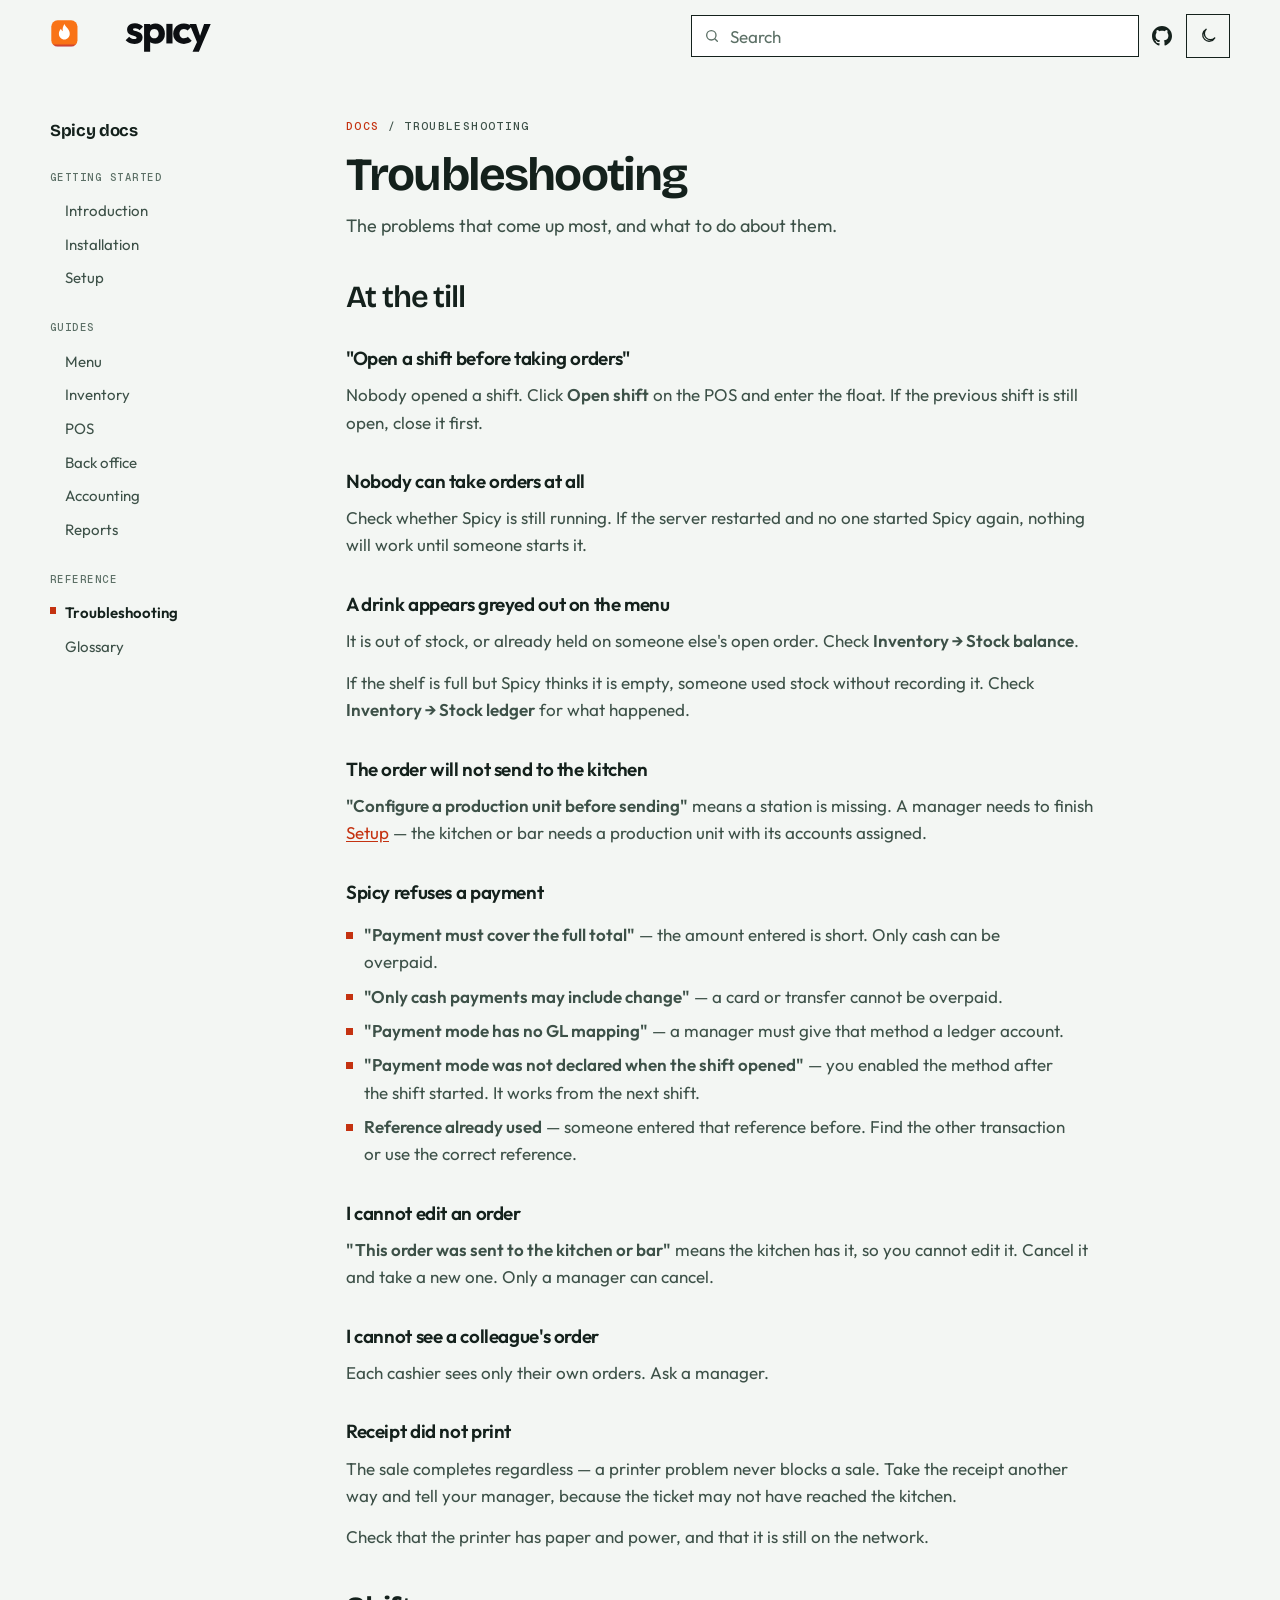
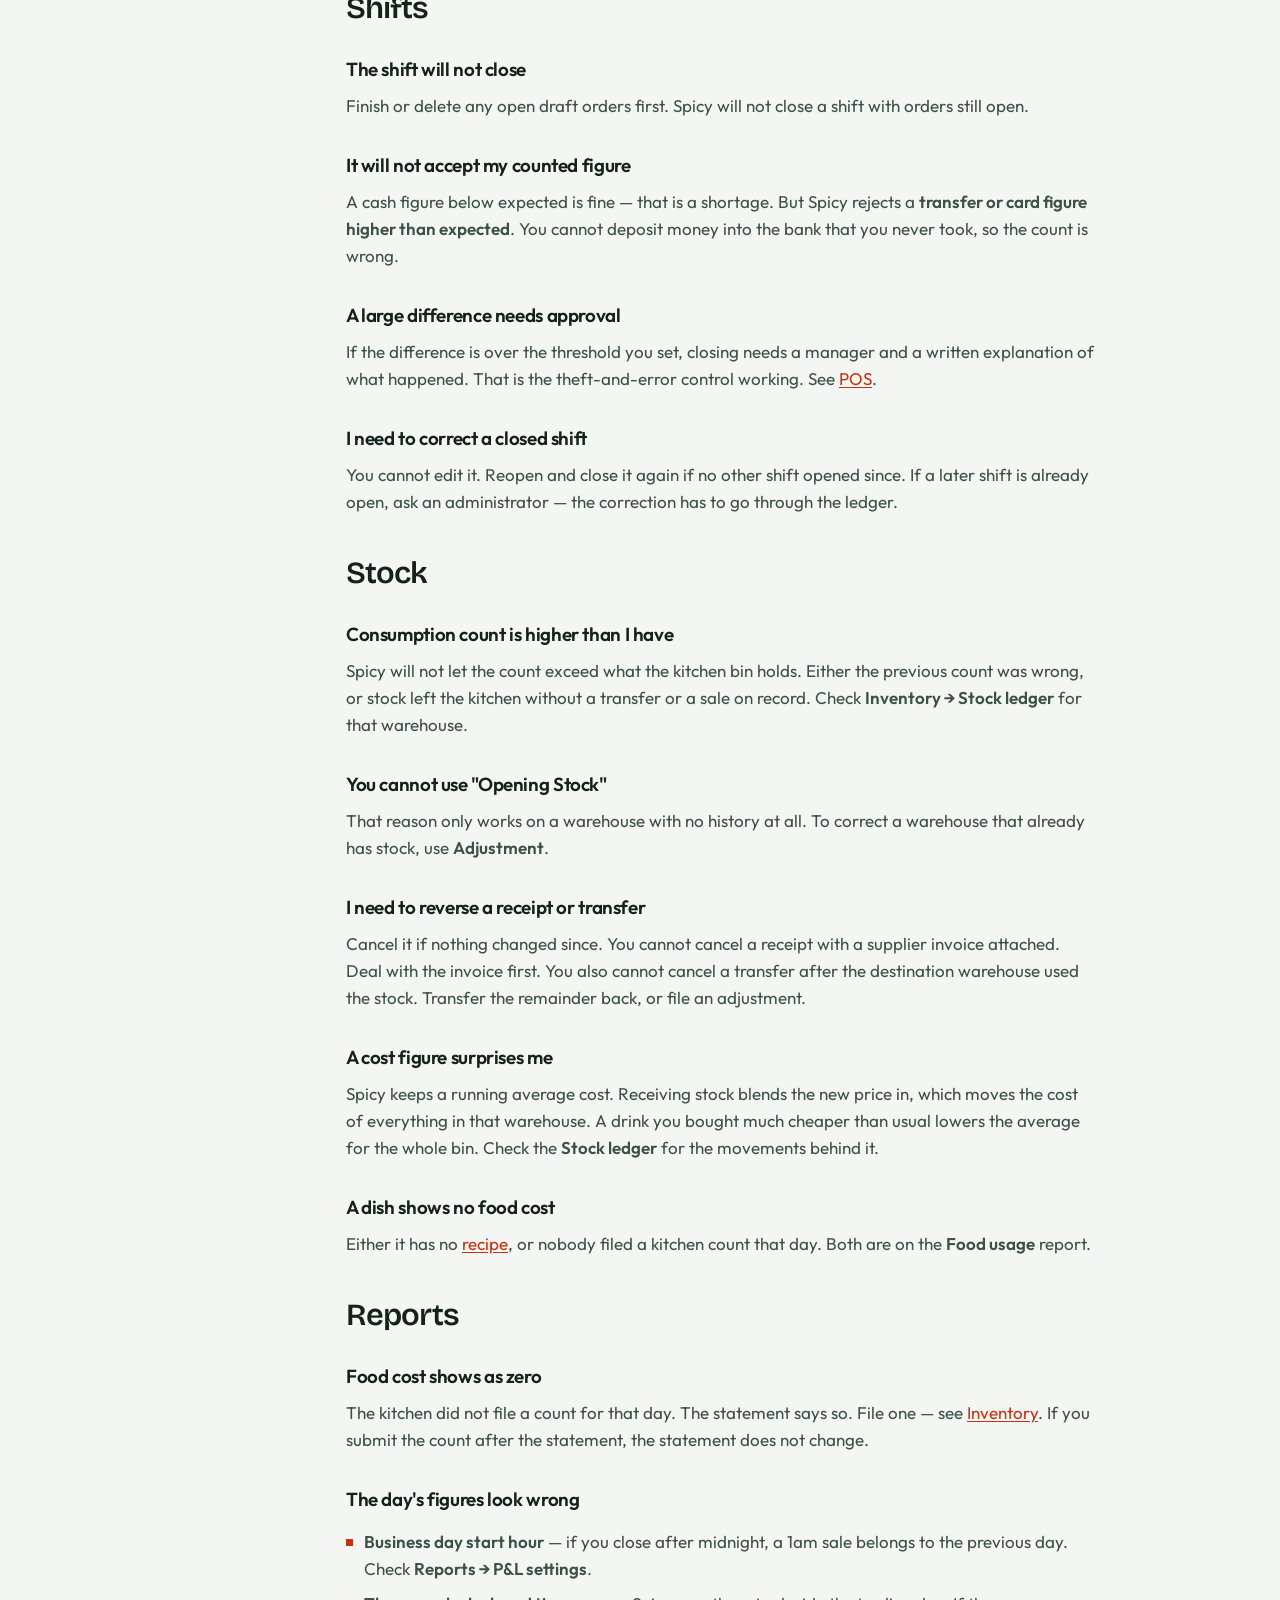
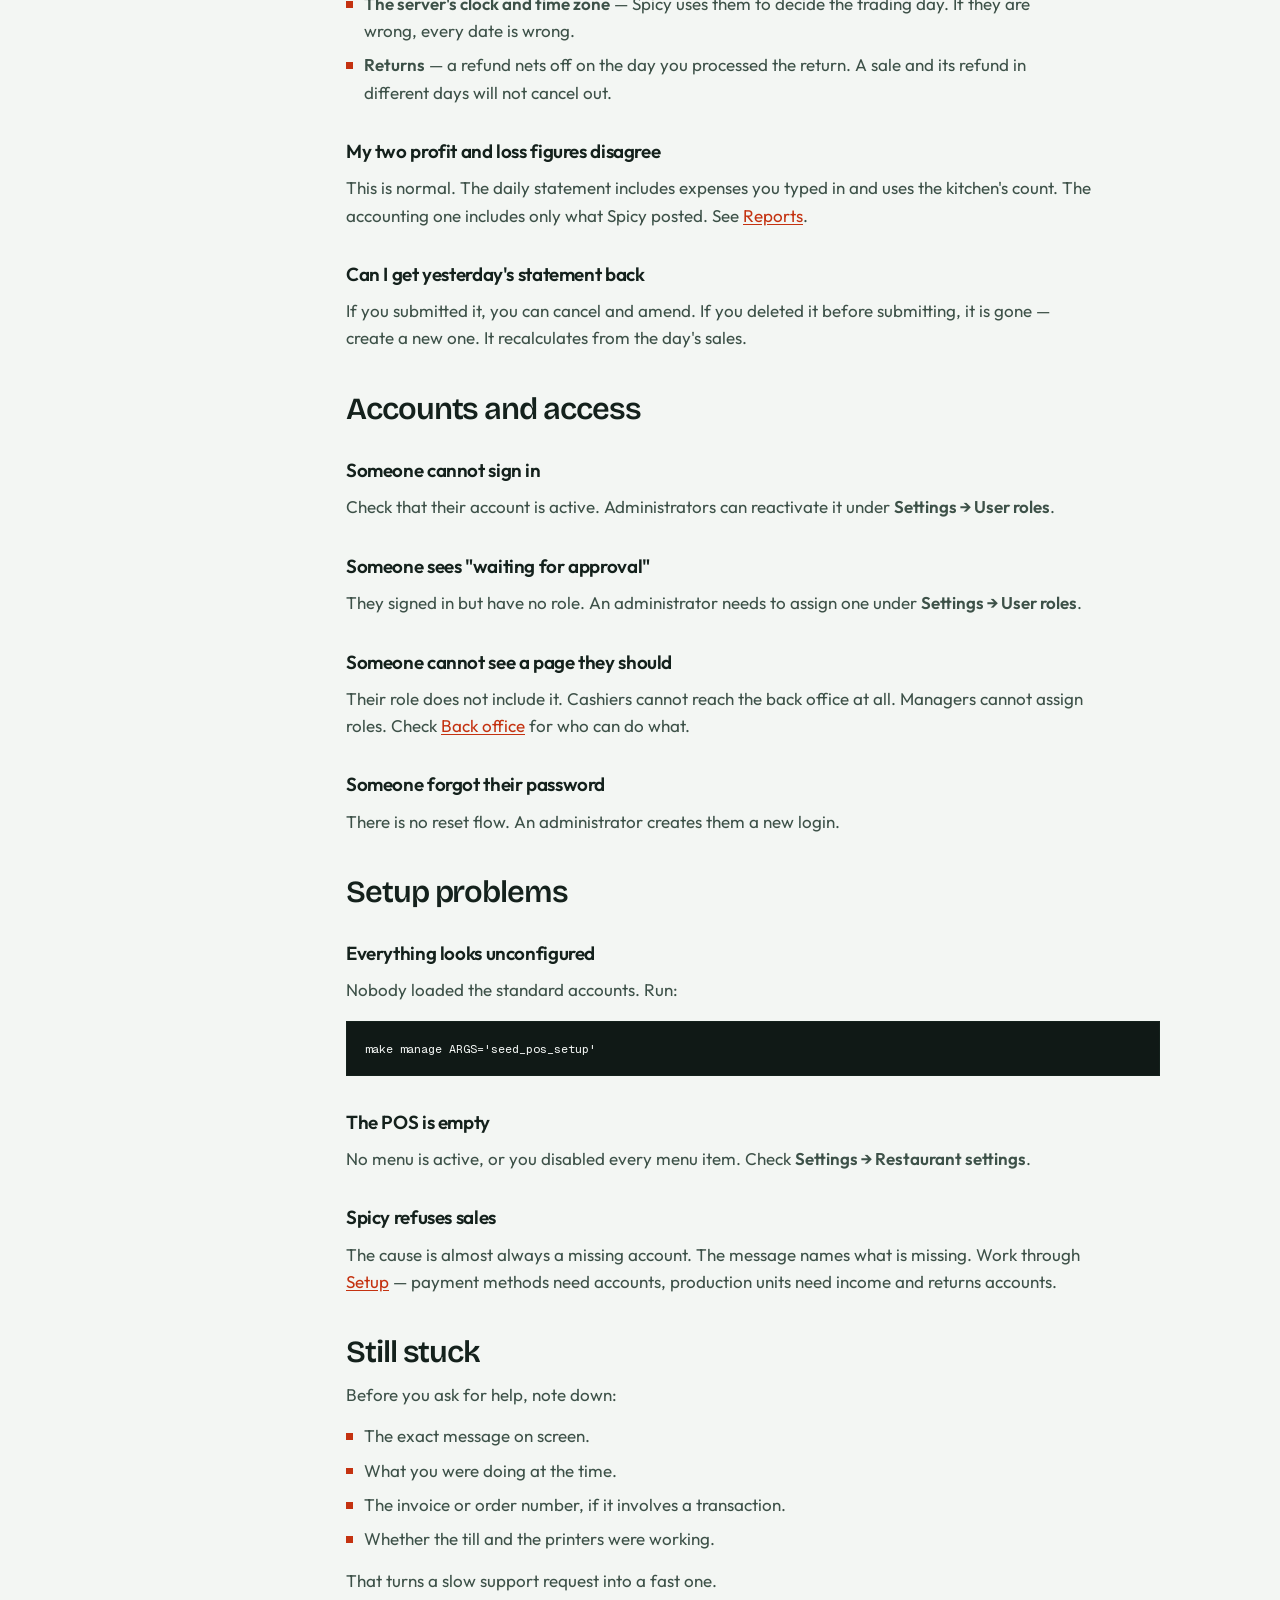
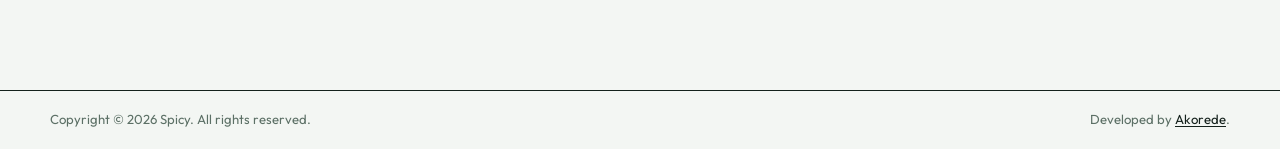
<file: troubleshooting/index.html>
<!DOCTYPE html>
<!--
  Documentation page. The shell, sidebar and styles are shared with every
  other docs page.
-->
<html lang="en" dir="ltr">
<head>
  <meta charset="utf-8">
  <meta name="viewport" content="width=device-width, initial-scale=1">
  <title>Troubleshooting - Spicy Docs</title>
  <meta name="description" content="Common symptoms, checks, and fixes.">

  <meta name="theme-color" content="#f3f6f3">
  <script>
    (function () {
      try {
        var saved = localStorage.getItem('spicy-theme');
        var theme = saved === 'dark' || saved === 'light' ? saved
          : (matchMedia('(prefers-color-scheme: dark)').matches ? 'dark' : 'light');
        document.documentElement.setAttribute('data-theme', theme);
      } catch (e) {
        document.documentElement.setAttribute('data-theme', 'light');
      }
    })();
  </script>

  <link rel="icon" href="../assets/logo/favicons/favicon.ico" sizes="any">
  <link rel="icon" href="../assets/logo/favicons/favicon.svg" type="image/svg+xml">
  <link rel="apple-touch-icon" href="../assets/logo/favicons/apple-touch-icon.png">
  <link rel="manifest" href="../assets/logo/favicons/site.webmanifest">

  <link rel="stylesheet" href="../assets/css/landing.css">
  <link rel="stylesheet" href="../assets/css/docs.css">
  <noscript>
    <style>
      .reveal { opacity: 1 !important; transform: none !important; }
    </style>
  </noscript>
</head>
<body>

  <a class="skip" href="#content">Skip to content</a>

  <header class="site-nav docs-bar" data-scrolled="false">
    <div class="wrap nav-inner">
      <a class="logo" href="../index.html" aria-label="Spicy home">
        <img class="logo-for-light" src="../assets/img/logo.svg" alt="Spicy" width="152" height="32">
        <img class="logo-for-dark" src="../assets/img/logo-inverse.svg" alt="" width="152" height="32">
      </a>
      <form class="docs-search" role="search">
        <label class="docs-visually-hidden" for="docs-search">Search docs</label>
        <svg width="16" height="16" viewBox="0 0 24 24" fill="none" stroke="currentColor" stroke-width="2" aria-hidden="true"><circle cx="11" cy="11" r="7"/><path d="M20 20l-3.5-3.5" stroke-linecap="round"/></svg>
        <input id="docs-search" type="search" placeholder="Search" autocomplete="off" enterkeyhint="search">
      </form>
      <a class="nav-icon" href="https://github.com/sanusi-dev/spicy" target="_blank" rel="noreferrer" aria-label="Spicy on GitHub">
        <svg width="20" height="20" fill="currentColor" viewBox="0 0 24 24" aria-hidden="true"><path d="M12 0c-6.626 0-12 5.373-12 12 0 5.302 3.438 9.8 8.207 11.387.599.111.793-.261.793-.577v-2.234c-3.338.726-4.033-1.416-4.033-1.416-.546-1.387-1.333-1.756-1.333-1.756-1.089-.745.083-.729.083-.729 1.205.084 1.839 1.237 1.839 1.237 1.07 1.834 2.807 1.304 3.492.997.107-.775.418-1.305.762-1.604-2.665-.305-5.467-1.334-5.467-5.931 0-1.311.469-2.381 1.236-3.221-.124-.303-.535-1.524.117-3.176 0 0 1.008-.322 3.301 1.23.957-.266 1.983-.399 3.003-.404 1.02.005 2.047.138 3.006.404 2.291-1.552 3.297-1.23 3.297-1.23.653 1.653.242 2.874.118 3.176.77.84 1.235 1.911 1.235 3.221 0 4.609-2.807 5.624-5.479 5.921.43.372.823 1.102.823 2.222v3.293c0 .319.192.694.801.576 4.765-1.589 8.199-6.086 8.199-11.386 0-6.627-5.373-12-12-12z"/></svg>
      </a>
      <button type="button" class="theme-toggle" id="theme-toggle" aria-pressed="false" aria-label="Switch to dark mode">
        <svg class="icon-moon" width="18" height="18" viewBox="0 0 24 24" fill="none" stroke="currentColor" stroke-width="1.8" aria-hidden="true"><path d="M21 14.5A8.5 8.5 0 1 1 9.5 3 7 7 0 0 0 21 14.5z" stroke-linejoin="round"/></svg>
        <svg class="icon-sun" width="18" height="18" viewBox="0 0 24 24" fill="none" stroke="currentColor" stroke-width="1.8" aria-hidden="true"><circle cx="12" cy="12" r="4"/><path d="M12 2v2M12 20v2M4.9 4.9l1.4 1.4M17.7 17.7l1.4 1.4M2 12h2M20 12h2M4.9 19.1l1.4-1.4M17.7 6.3l1.4-1.4" stroke-linecap="round"/></svg>
      </button>
    </div>
  </header>

  <main id="content">
    <div class="wrap docs-layout">
      <button type="button" class="docs-nav-toggle" id="docs-nav-toggle" aria-expanded="false" aria-controls="docs-nav">
        <svg width="18" height="18" viewBox="0 0 24 24" fill="none" stroke="currentColor" stroke-width="2" stroke-linecap="round" aria-hidden="true"><path d="M3 6h18M3 12h18M3 18h18"/></svg>
        <span>Documentation menu</span>
        <svg class="docs-nav-chevron" width="16" height="16" viewBox="0 0 24 24" fill="none" stroke="currentColor" stroke-width="2" stroke-linecap="round" stroke-linejoin="round" aria-hidden="true"><path d="M6 9l6 6 6-6"/></svg>
      </button>
      <aside class="docs-side" data-open="false">
        <nav class="docs-nav" id="docs-nav" aria-label="Docs">
          <p class="docs-nav-title"><a href="../docs/">Spicy docs</a></p>
          <p class="docs-nav-group">Getting started</p>
          <ul>
            <li><a href="../introduction/">Introduction</a></li>
            <li><a href="../installation/">Installation</a></li>
            <li><a href="../setup/">Setup</a></li>
          </ul>
          <p class="docs-nav-group">Guides</p>
          <ul>
            <li><a href="../menu/">Menu</a></li>
            <li><a href="../inventory/">Inventory</a></li>
            <li><a href="../pos/">POS</a></li>
            <li><a href="../backoffice/">Back office</a></li>
            <li><a href="../accounting/">Accounting</a></li>
            <li><a href="../reports/">Reports</a></li>
          </ul>
          <p class="docs-nav-group">Reference</p>
          <ul>
            <li><a href="../troubleshooting/" aria-current="page">Troubleshooting</a></li>
            <li><a href="../glossary/">Glossary</a></li>
          </ul>
        </nav>
      </aside>
      <article class="docs-article reveal" data-visible="false">
        <p class="docs-crumb"><a href="../docs/">Docs</a> / Troubleshooting</p>
        <h1>Troubleshooting</h1>
        <p class="lede">The problems that come up most, and what to do about them.</p>

        <h2>At the till</h2>

        <h3>"Open a shift before taking orders"</h3>
        <p>Nobody opened a shift. Click <strong>Open shift</strong> on the POS and enter the float. If the previous shift is still open, close it first.</p>

        <h3>Nobody can take orders at all</h3>
        <p>Check whether Spicy is still running. If the server restarted and no one started Spicy again, nothing will work until someone starts it.</p>

        <h3>A drink appears greyed out on the menu</h3>
        <p>It is out of stock, or already held on someone else's open order. Check <strong>Inventory → Stock balance</strong>.</p>
        <p>If the shelf is full but Spicy thinks it is empty, someone used stock without recording it. Check <strong>Inventory → Stock ledger</strong> for what happened.</p>

        <h3>The order will not send to the kitchen</h3>
        <p><strong>"Configure a production unit before sending"</strong> means a station is missing. A manager needs to finish <a href="../setup/">Setup</a> — the kitchen or bar needs a production unit with its accounts assigned.</p>

        <h3>Spicy refuses a payment</h3>
        <ul>
          <li><strong>"Payment must cover the full total"</strong> — the amount entered is short. Only cash can be overpaid.</li>
          <li><strong>"Only cash payments may include change"</strong> — a card or transfer cannot be overpaid.</li>
          <li><strong>"Payment mode has no GL mapping"</strong> — a manager must give that method a ledger account.</li>
          <li><strong>"Payment mode was not declared when the shift opened"</strong> — you enabled the method after the shift started. It works from the next shift.</li>
          <li><strong>Reference already used</strong> — someone entered that reference before. Find the other transaction or use the correct reference.</li>
        </ul>

        <h3>I cannot edit an order</h3>
        <p><strong>"This order was sent to the kitchen or bar"</strong> means the kitchen has it, so you cannot edit it. Cancel it and take a new one. Only a manager can cancel.</p>

        <h3>I cannot see a colleague's order</h3>
        <p>Each cashier sees only their own orders. Ask a manager.</p>

        <h3>Receipt did not print</h3>
        <p>The sale completes regardless — a printer problem never blocks a sale. Take the receipt another way and tell your manager, because the ticket may not have reached the kitchen.</p>
        <p>Check that the printer has paper and power, and that it is still on the network.</p>

        <h2>Shifts</h2>

        <h3>The shift will not close</h3>
        <p>Finish or delete any open draft orders first. Spicy will not close a shift with orders still open.</p>

        <h3>It will not accept my counted figure</h3>
        <p>A cash figure below expected is fine — that is a shortage. But Spicy rejects a <strong>transfer or card figure higher than expected</strong>. You cannot deposit money into the bank that you never took, so the count is wrong.</p>

        <h3>A large difference needs approval</h3>
        <p>If the difference is over the threshold you set, closing needs a manager and a written explanation of what happened. That is the theft-and-error control working. See <a href="../pos/">POS</a>.</p>

        <h3>I need to correct a closed shift</h3>
        <p>You cannot edit it. Reopen and close it again if no other shift opened since. If a later shift is already open, ask an administrator — the correction has to go through the ledger.</p>

        <h2>Stock</h2>

        <h3>Consumption count is higher than I have</h3>
        <p>Spicy will not let the count exceed what the kitchen bin holds. Either the previous count was wrong, or stock left the kitchen without a transfer or a sale on record. Check <strong>Inventory → Stock ledger</strong> for that warehouse.</p>

        <h3>You cannot use "Opening Stock"</h3>
        <p>That reason only works on a warehouse with no history at all. To correct a warehouse that already has stock, use <strong>Adjustment</strong>.</p>

        <h3>I need to reverse a receipt or transfer</h3>
        <p>Cancel it if nothing changed since. You cannot cancel a receipt with a supplier invoice attached. Deal with the invoice first. You also cannot cancel a transfer after the destination warehouse used the stock. Transfer the remainder back, or file an adjustment.</p>

        <h3>A cost figure surprises me</h3>
        <p>Spicy keeps a running average cost. Receiving stock blends the new price in, which moves the cost of everything in that warehouse. A drink you bought much cheaper than usual lowers the average for the whole bin. Check the <strong>Stock ledger</strong> for the movements behind it.</p>

        <h3>A dish shows no food cost</h3>
        <p>Either it has no <a href="../inventory/">recipe</a>, or nobody filed a kitchen count that day. Both are on the <strong>Food usage</strong> report.</p>

        <h2>Reports</h2>

        <h3>Food cost shows as zero</h3>
        <p>The kitchen did not file a count for that day. The statement says so. File one — see <a href="../inventory/">Inventory</a>. If you submit the count after the statement, the statement does not change.</p>

        <h3>The day's figures look wrong</h3>
        <ul>
          <li><strong>Business day start hour</strong> — if you close after midnight, a 1am sale belongs to the previous day. Check <strong>Reports → P&amp;L settings</strong>.</li>
          <li><strong>The server's clock and time zone</strong> — Spicy uses them to decide the trading day. If they are wrong, every date is wrong.</li>
          <li><strong>Returns</strong> — a refund nets off on the day you processed the return. A sale and its refund in different days will not cancel out.</li>
        </ul>

        <h3>My two profit and loss figures disagree</h3>
        <p>This is normal. The daily statement includes expenses you typed in and uses the kitchen's count. The accounting one includes only what Spicy posted. See <a href="../reports/">Reports</a>.</p>

        <h3>Can I get yesterday's statement back</h3>
        <p>If you submitted it, you can cancel and amend. If you deleted it before submitting, it is gone — create a new one. It recalculates from the day's sales.</p>

        <h2>Accounts and access</h2>

        <h3>Someone cannot sign in</h3>
        <p>Check that their account is active. Administrators can reactivate it under <strong>Settings → User roles</strong>.</p>

        <h3>Someone sees "waiting for approval"</h3>
        <p>They signed in but have no role. An administrator needs to assign one under <strong>Settings → User roles</strong>.</p>

        <h3>Someone cannot see a page they should</h3>
        <p>Their role does not include it. Cashiers cannot reach the back office at all. Managers cannot assign roles. Check <a href="../backoffice/">Back office</a> for who can do what.</p>

        <h3>Someone forgot their password</h3>
        <p>There is no reset flow. An administrator creates them a new login.</p>

        <h2>Setup problems</h2>

        <h3>Everything looks unconfigured</h3>
        <p>Nobody loaded the standard accounts. Run:</p>
        <pre><code>make manage ARGS='seed_pos_setup'</code></pre>

        <h3>The POS is empty</h3>
        <p>No menu is active, or you disabled every menu item. Check <strong>Settings → Restaurant settings</strong>.</p>

        <h3>Spicy refuses sales</h3>
        <p>The cause is almost always a missing account. The message names what is missing. Work through <a href="../setup/">Setup</a> — payment methods need accounts, production units need income and returns accounts.</p>

        <h2>Still stuck</h2>
        <p>Before you ask for help, note down:</p>
        <ul>
          <li>The exact message on screen.</li>
          <li>What you were doing at the time.</li>
          <li>The invoice or order number, if it involves a transaction.</li>
          <li>Whether the till and the printers were working.</li>
        </ul>
        <p>That turns a slow support request into a fast one.</p>
      </article>
    </div>
  </main>

  <footer class="footer footer--slim">
    <div class="wrap">
      <div class="footer-base">
        <span>Copyright © <span data-year>2026</span> Spicy. All rights reserved.</span>
        <span>Developed by <a href="https://akorede.dev" target="_blank" rel="noreferrer">Akorede</a>.</span>
      </div>
    </div>
  </footer>

  <script src="../assets/js/landing.js" defer></script>
  <script src="../assets/js/docs.js" defer></script>
</body>
</html>
</file>
<file: assets/css/landing.css>
/* ==========================================================================
   Spicy landing page, v2
   A service ticket, not a SaaS stripe page.
   Display: Bricolage Grotesque. Body: Outfit. Figures: Geist Mono.
   ========================================================================== */

@font-face {
  font-family: "Bricolage Grotesque";
  font-style: normal;
  font-weight: 600;
  font-display: swap;
  src: url("../../fonts/Bricolage_Grotesque-600.ttf") format("truetype");
}
@font-face {
  font-family: "Bricolage Grotesque";
  font-style: normal;
  font-weight: 700;
  font-display: swap;
  src: url("../../fonts/Bricolage_Grotesque-700.ttf") format("truetype");
}
@font-face {
  font-family: Outfit;
  font-style: normal;
  font-weight: 400;
  font-display: swap;
  src: url("../../fonts/Outfit-400.ttf") format("truetype");
}
@font-face {
  font-family: Outfit;
  font-style: normal;
  font-weight: 500;
  font-display: swap;
  src: url("../../fonts/Outfit-500.ttf") format("truetype");
}
@font-face {
  font-family: Outfit;
  font-style: normal;
  font-weight: 600;
  font-display: swap;
  src: url("../../fonts/Outfit-600.ttf") format("truetype");
}
@font-face {
  font-family: "Geist Mono";
  font-style: normal;
  font-weight: 100 900;
  font-display: swap;
  src: url("../fonts/geist-mono-latin.woff2") format("woff2");
}

:root {
  --ink: #14211c;
  --paper: #f3f6f3;
  --sheet: #ffffff;
  --line: #d5e0d9;
  --muted: #3d5148;
  --faint: #5c7066;
  --chili: #c43210;
  --chili-hot: #a8280c;
  --herb: #14663a;
  --docket: #fffdf8;
  --night: #101916;
  --on-night: #f4f7f5;
  --on-night-muted: #c5d2cb;
  --block: #14211c;
  --on-block: #f4f7f5;
  --on-block-muted: #c5d2cb;
  --dash: #e2d9cc;
  --tick-bg: #e7f5ec;
  --display: "Bricolage Grotesque", "Avenir Next", sans-serif;
  --body: Outfit, "Segoe UI", sans-serif;
  --mono: "Geist Mono", ui-monospace, "SF Mono", monospace;
  --shadow: 8px 8px 0 var(--ink);
  --ease: cubic-bezier(0.16, 1, 0.3, 1);
  color-scheme: light;
}
html[data-theme="dark"] {
  --ink: #e8f0eb;
  --paper: #1a2420;
  --sheet: #24302b;
  --line: #33463e;
  --muted: #c5d4cc;
  --faint: #93a79d;
  --chili: #ef4d28;
  --chili-hot: #ff6a45;
  --herb: #3dbe78;
  --docket: #1e2b26;
  --night: #0e1512;
  --on-night: #f4f7f5;
  --on-night-muted: #c9d6cf;
  --block: #e8f0eb;
  --on-block: #14211c;
  --on-block-muted: #3d5148;
  --dash: #3d5148;
  --tick-bg: #163528;
  color-scheme: dark;
}

*, *::before, *::after { box-sizing: border-box; }
html { scroll-behavior: smooth; scroll-padding-top: 84px; }
body {
  margin: 0;
  background: var(--paper);
  color: var(--ink);
  font-family: var(--body);
  font-size: 1.0625rem;
  line-height: 1.6;
  font-weight: 400;
  -webkit-font-smoothing: antialiased;
  text-rendering: optimizeLegibility;
}
img { max-width: 100%; height: auto; display: block; }
button, input, select { font: inherit; color: inherit; }
button { cursor: pointer; }
h1, h2, h3, p, figure, ul, ol, dl { margin: 0; }
ul, ol { padding: 0; list-style: none; }
a { color: inherit; }
strong { font-weight: 600; }
::selection { background: #f6cfc4; color: var(--ink); }

:focus { outline: none; }
:focus-visible {
  outline: 2px solid var(--chili);
  outline-offset: 3px;
}

[hidden] { display: none !important; }

@media (prefers-reduced-motion: reduce) {
  html { scroll-behavior: auto; }
  *, *::before, *::after {
    animation-duration: 0.01ms !important;
    animation-iteration-count: 1 !important;
    transition-duration: 0.01ms !important;
  }
}

.skip {
  position: absolute;
  left: 1rem;
  top: -4rem;
  z-index: 100;
  background: var(--block);
  color: var(--on-block);
  padding: 0.6rem 0.9rem;
}
.logo-for-dark { display: none; }
html[data-theme="dark"] .logo-for-light { display: none; }
html[data-theme="dark"] .logo-for-dark { display: block; }
.theme-toggle {
  width: 44px;
  height: 44px;
  display: inline-flex;
  align-items: center;
  justify-content: center;
  border: 1px solid var(--ink);
  background: transparent;
  color: var(--ink);
  flex: none;
  margin-left: auto;
}
.theme-toggle:hover { background: var(--ink); color: var(--paper); }
.theme-toggle .icon-sun { display: none; }
html[data-theme="dark"] .theme-toggle .icon-moon { display: none; }
html[data-theme="dark"] .theme-toggle .icon-sun { display: block; }
@media (min-width: 961px) {
  .theme-toggle { margin-left: 0.35rem; }
}
.skip:focus { top: 0.75rem; }

.wrap {
  width: min(1180px, calc(100% - 2.5rem));
  margin-inline: auto;
}
@media (min-width: 800px) {
  .wrap { width: min(1180px, calc(100% - 4rem)); }
}

.kicker {
  font-family: var(--mono);
  font-size: 0.72rem;
  font-weight: 500;
  letter-spacing: 0.16em;
  text-transform: uppercase;
  color: var(--faint);
  margin-bottom: 0.85rem;
}

h1, h2, .role h3, .value h3, .step h3, .panel-copy h3 {
  font-family: var(--display);
  font-weight: 600;
  letter-spacing: -0.035em;
  line-height: 1.02;
  color: var(--ink);
}

h1 {
  font-size: clamp(2.7rem, 4.7vw, 4.35rem);
  font-weight: 700;
  letter-spacing: -0.045em;
  line-height: 0.96;
}
h2 {
  font-size: clamp(2rem, 3.3vw, 3.05rem);
  max-width: 16ch;
}

.stamp {
  display: inline-block;
  background: var(--chili);
  color: #fff;
  line-height: 1.05;
  padding: 0.02em 0.14em 0.06em;
  letter-spacing: -0.04em;
}

.lede, .intro-copy, .value p, .role p, .step p, .panel-copy p, .lane p {
  color: var(--muted);
  max-width: 46ch;
}
.lede { font-size: 1.125rem; line-height: 1.55; }

.actions { display: flex; flex-wrap: wrap; gap: 0.7rem; }

.btn {
  display: inline-flex;
  align-items: center;
  justify-content: center;
  gap: 0.5rem;
  min-height: 46px;
  padding: 0.55rem 1.1rem;
  border: 1px solid transparent;
  background: transparent;
  text-decoration: none;
  font-weight: 500;
  font-size: 0.95rem;
  line-height: 1;
  white-space: nowrap;
}
.btn--chili { background: var(--chili); color: #fff; }
.btn--chili:hover { background: var(--chili-hot); }
.btn--line { border-color: var(--ink); color: var(--ink); }
.btn--line:hover { background: var(--ink); color: var(--paper); }
.btn--wide { width: 100%; }

/* Nav
   -------------------------------------------------------------------------- */
.site-nav {
  position: sticky;
  top: 0;
  z-index: 40;
  background: var(--paper);
  border-bottom: 1px solid transparent;
}
.site-nav[data-scrolled="true"] { border-bottom-color: var(--ink); }
.nav-inner {
  display: flex;
  align-items: center;
  gap: 1.25rem;
  min-height: 72px;
}
.logo { display: flex; flex: none; }
.logo img { height: 34px; width: auto; }
.nav-links {
  display: flex;
  align-items: center;
  gap: 1.35rem;
  margin-left: auto;
}
.nav-link {
  text-decoration: none;
  font-size: 0.94rem;
  font-weight: 500;
}
.nav-link:hover { color: var(--chili); }
.nav-icon {
  display: flex;
  color: var(--ink);
}
.nav-icon:hover { color: var(--chili); }
.nav-toggle {
  display: none;
  margin-left: auto;
  width: 44px;
  height: 44px;
  align-items: center;
  justify-content: center;
  border: 1px solid var(--ink);
  background: transparent;
  color: var(--ink);
  flex: none;
}
.nav-toggle[aria-expanded="true"] { background: var(--ink); color: var(--paper); }
.nav-menu {
  background: var(--night);
  color: var(--on-night);
  padding: 0.4rem 0 1.1rem;
}
.nav-menu-inner {
  width: min(1180px, calc(100% - 2.5rem));
  margin-inline: auto;
  display: flex;
  flex-direction: column;
}
.nav-menu a {
  text-decoration: none;
  font-family: var(--display);
  font-size: 1.65rem;
  letter-spacing: -0.03em;
  padding: 0.7rem 0;
  border-bottom: 1px solid rgba(244, 247, 245, 0.14);
}
.nav-menu .btn { margin-top: 1rem; align-self: flex-start; }
@media (max-width: 960px) {
  .nav-links { display: none; }
  .nav-toggle { display: inline-flex; }
}

/* Hero
   -------------------------------------------------------------------------- */
.hero { padding: clamp(2rem, 4vw, 3.4rem) 0 clamp(3.5rem, 7vw, 5.5rem); }
.hero-grid {
  display: grid;
  grid-template-columns: minmax(0, 0.9fr) minmax(0, 1.1fr);
  gap: clamp(1.5rem, 3vw, 2.75rem);
  align-items: end;
}
.hero-copy { min-width: 0; }
.hero-copy .lede { margin: 1.35rem 0 1.3rem; }
.hero-side {
  display: flex;
  flex-direction: column;
  gap: 1.1rem;
  min-width: 0;
}
.hero-shot {
  margin: 0;
  background: var(--sheet);
  border: 1px solid var(--ink);
  box-shadow: 9px 9px 0 var(--chili);
  min-width: 0;
}
.hero-shot figcaption {
  display: flex;
  justify-content: space-between;
  gap: 1rem;
  padding: 0.55rem 0.75rem;
  border-bottom: 1px solid var(--ink);
  font-family: var(--mono);
  font-size: 0.68rem;
  letter-spacing: 0.12em;
  text-transform: uppercase;
  color: var(--faint);
}
.hero-shot img { width: 100%; height: auto; }
.proof {
  display: flex;
  flex-direction: row;
  flex-wrap: nowrap;
  align-items: center;
  gap: 0.4rem 1.35rem;
  margin-top: 0;
  padding-top: 0.15rem;
  border-top: 0;
}
.proof li {
  display: flex;
  align-items: center;
  gap: 0.6rem;
  font-weight: 500;
  font-size: 0.92rem;
  white-space: nowrap;
}
.proof li::before {
  content: "";
  width: 0.55rem;
  height: 0.55rem;
  background: var(--chili);
  flex: none;
}

.hero-copy, .hero-shot {
  animation: settle 0.7s var(--ease) both;
}
.hero-shot { animation-delay: 0.1s; }
@keyframes settle {
  from { opacity: 0; transform: translateY(14px); }
  to { opacity: 1; transform: none; }
}

/* Sections
   -------------------------------------------------------------------------- */
.block { padding: clamp(4rem, 8vw, 6.5rem) 0; }
.block + .block { border-top: 1px solid var(--line); }

.intro {
  display: grid;
  grid-template-columns: minmax(0, 1.05fr) minmax(0, 0.95fr);
  gap: 2rem 3rem;
  align-items: end;
  margin-bottom: 2.4rem;
}
.intro--solo { grid-template-columns: 1fr; margin-bottom: 2rem; }
.intro--actions { align-items: end; }
.intro--actions .actions { justify-content: flex-end; margin-top: 0; }
.intro-copy { font-size: 1.05rem; }
.intro .actions { margin-top: 1.25rem; }
.why {
  display: grid;
  grid-template-columns: minmax(16rem, 0.82fr) minmax(0, 1.18fr);
  gap: 2rem 3rem;
  align-items: center;
}
.why h2 { max-width: 12em; }
.why-copy { min-width: 0; }

.lanes { border: 1px solid var(--ink); background: var(--sheet); }
.lane {
  display: grid;
  grid-template-columns: 8.5rem minmax(0, 1fr);
  gap: 1rem;
  align-items: baseline;
  padding: 1.15rem 1.2rem;
}
.lane + .lane { border-top: 1px solid var(--ink); }
.lane-key {
  font-family: var(--mono);
  font-size: 0.72rem;
  letter-spacing: 0.14em;
  text-transform: uppercase;
  color: var(--chili);
}
.lane p { max-width: none; }

/* Platform
   -------------------------------------------------------------------------- */
.platform-body {
  display: grid;
  grid-template-columns: 230px minmax(0, 1fr);
  gap: 1.75rem;
  align-items: start;
}
.stations { display: flex; flex-direction: column; }
.station {
  text-align: left;
  background: transparent;
  border: 0;
  border-left: 3px solid transparent;
  padding: 0.85rem 0.9rem;
  font-size: 0.98rem;
  font-weight: 500;
  color: var(--muted);
}
.station:hover { color: var(--ink); }
.station[aria-selected="true"] {
  background: var(--block);
  color: var(--on-block);
  border-left-color: var(--chili);
}
.stage { min-width: 0; }
.panel {
  display: grid;
  grid-template-columns: minmax(0, 1.1fr) minmax(240px, 0.9fr);
  gap: 1.5rem 1.75rem;
  align-items: start;
  animation: rise 0.4s var(--ease);
}
@keyframes rise {
  from { opacity: 0; transform: translateY(8px); }
  to { opacity: 1; transform: none; }
}
.panel-copy h3 {
  font-size: clamp(1.7rem, 2.5vw, 2.25rem);
  max-width: 16ch;
  margin-bottom: 0.8rem;
}
.panel-copy p { margin-bottom: 0.2rem; }
.tags {
  display: flex;
  flex-wrap: wrap;
  gap: 0.4rem;
  margin-top: 1.25rem;
}
.tag {
  font-family: var(--mono);
  font-size: 0.7rem;
  letter-spacing: 0.01em;
  padding: 0.32rem 0.45rem;
  border: 1px solid var(--ink);
  color: var(--ink);
  background: transparent;
}

.docket {
  background-color: var(--docket);
  background-image:
    radial-gradient(circle at 10px 0, transparent 7px, var(--docket) 7.5px),
    linear-gradient(var(--docket), var(--docket));
  background-size: 20px 16px, 100% calc(100% - 8px);
  background-repeat: repeat-x, no-repeat;
  background-position: -6px 0, 0 8px;
  border: 1px solid var(--ink);
  border-top: 0;
  padding: 1.35rem 1.05rem 1.05rem;
  box-shadow: 7px 7px 0 var(--ink);
  min-width: 0;
}
.docket-top, .docket-note {
  font-family: var(--mono);
  font-size: 0.68rem;
  letter-spacing: 0.08em;
  text-transform: uppercase;
  color: var(--faint);
}
.docket-top {
  display: flex;
  justify-content: space-between;
  gap: 0.75rem;
  padding-bottom: 0.65rem;
  margin-bottom: 0.75rem;
  border-bottom: 1px dashed var(--dash);
}
.docket-note { margin-top: 0.8rem; letter-spacing: 0.04em; text-transform: none; }
.slip {
  display: grid;
  grid-template-columns: auto minmax(0, 1fr);
  gap: 0.7rem;
  align-items: center;
  padding: 0.62rem 0;
}
.slip + .slip { border-top: 1px dashed var(--dash); }
.slip b {
  font-family: var(--mono);
  font-size: 0.68rem;
  font-weight: 500;
  letter-spacing: 0.04em;
  min-width: 2.4rem;
  color: var(--chili);
}
.slip strong { display: block; font-size: 0.92rem; font-weight: 600; }
.slip span { display: block; color: var(--muted); font-size: 0.82rem; }

.ledger { width: 100%; border-collapse: collapse; font-variant-numeric: tabular-nums; }
.ledger th, .ledger td {
  text-align: left;
  padding: 0.42rem 0.55rem 0.42rem 0;
  font-size: 0.78rem;
}
.ledger th {
  font-family: var(--mono);
  font-size: 0.66rem;
  font-weight: 500;
  letter-spacing: 0.06em;
  text-transform: uppercase;
  color: var(--faint);
  border-bottom: 1px solid var(--ink);
}
.ledger td { border-bottom: 1px dashed var(--dash); color: var(--ink); }
.ledger th:not(:first-child),
.ledger td:not(:first-child) { text-align: right; }
.ledger tr:last-child td { border-bottom: 0; font-weight: 600; }
.ledger .is-yes { color: var(--herb); }
.ledger .is-no { color: var(--chili); }

.book-line {
  text-align: center;
  font-family: var(--display);
  font-weight: 600;
  letter-spacing: -0.03em;
  font-size: 1.15rem;
  padding: 0.7rem 0.4rem;
  border: 1px solid var(--ink);
}
.book-line--hot { background: var(--chili); color: #fff; border-color: var(--chili); }
.book-via {
  text-align: center;
  font-family: var(--mono);
  font-size: 0.68rem;
  letter-spacing: 0.12em;
  text-transform: uppercase;
  color: var(--faint);
  padding: 0.45rem 0;
}
.accounts {
  display: grid;
  grid-template-columns: 1fr 1fr;
  gap: 0.45rem;
  margin-top: 0.35rem;
}
.accounts li {
  border: 1px solid var(--ink);
  padding: 0.55rem 0.4rem;
  text-align: center;
  font-size: 0.82rem;
  font-weight: 500;
}

/* Audience
   -------------------------------------------------------------------------- */
.roles {
  display: grid;
  grid-template-columns: 1fr 1fr;
  border: 1px solid var(--ink);
}
.role { padding: 1.7rem 1.5rem 1.85rem; background: var(--sheet); }
.role--ink { background: var(--block); color: var(--on-block); }
.role--ink h3 { color: var(--on-block); }
.role h3 { font-size: clamp(1.6rem, 2.4vw, 2.1rem); margin-bottom: 0.7rem; }
.role p { max-width: 38ch; }
.role--ink p { color: var(--on-block-muted); }
.role:nth-child(2),
.role:nth-child(4) { border-left: 1px solid var(--ink); }
.role:nth-child(3),
.role:nth-child(4) { border-top: 1px solid var(--ink); }

/* Getting started
   -------------------------------------------------------------------------- */
.steps {
  list-style: none;
  display: grid;
  grid-template-columns: repeat(4, minmax(0, 1fr));
  gap: 1.5rem;
  margin-top: 2.75rem;
  position: relative;
}
.steps::before {
  content: "";
  position: absolute;
  top: 1rem;
  left: 1rem;
  right: 1rem;
  height: 1px;
  background: var(--ink);
}
.step-num {
  position: relative;
  z-index: 1;
  display: grid;
  place-items: center;
  width: 2rem;
  height: 2rem;
  margin-bottom: 1rem;
  background: var(--chili);
  color: #fff;
  font-family: var(--mono);
  font-size: 0.85rem;
}
.step h3 {
  font-size: 1.35rem;
  letter-spacing: -0.03em;
  margin-bottom: 0.45rem;
  max-width: 14ch;
}
.step p { font-size: 0.98rem; }

/* Close + footer
   -------------------------------------------------------------------------- */
.close {
  background: var(--night);
  color: var(--on-night);
  padding: clamp(3.5rem, 7vw, 5.5rem) 0;
}
.close-grid {
  display: grid;
  grid-template-columns: 1.05fr 0.95fr;
  gap: 3rem;
}
.close-oss {
  padding-right: 2.5rem;
  border-right: 1px solid rgba(244, 247, 245, 0.16);
}
.oss-lead {
  display: flex;
  gap: 0.9rem;
  align-items: flex-start;
  color: var(--on-night-muted);
  max-width: 46ch;
}
.oss-lead svg { flex: none; margin-top: 0.2rem; color: var(--chili); }
.oss-lead strong { color: var(--on-night); }
.close .kicker { color: #9aada4; }
.close h2 { color: var(--on-night); max-width: 14ch; }
.close-cta p { color: var(--on-night-muted); margin: 1rem 0 1.4rem; max-width: 38ch; }
.close .btn--line { border-color: var(--on-night); color: var(--on-night); margin-top: 1.4rem; }
.close .btn--line:hover { background: var(--on-night); color: var(--night); }

.footer {
  padding: 3rem 0 1.4rem;
  border-top: 1px solid var(--ink);
}
.footer-grid {
  display: grid;
  grid-template-columns: 1.5fr 0.7fr 0.9fr;
  gap: 2rem 2.5rem;
  padding-bottom: 2rem;
}
.footer-brand img { height: 28px; width: auto; margin-bottom: 0.9rem; }
.footer-brand p { color: var(--muted); font-size: 0.95rem; max-width: 36ch; }
.footer h2 {
  font-family: var(--mono);
  font-size: 0.7rem;
  font-weight: 500;
  letter-spacing: 0.14em;
  text-transform: uppercase;
  color: var(--faint);
  margin-bottom: 0.8rem;
  max-width: none;
}
.footer a { text-decoration: none; color: var(--ink); font-size: 0.95rem; }
.footer li + li { margin-top: 0.4rem; }
.footer a:hover { color: var(--chili); }
.footer-base {
  display: flex;
  flex-wrap: wrap;
  justify-content: space-between;
  gap: 0.5rem 1.5rem;
  padding-top: 1.1rem;
  border-top: 1px solid var(--line);
  color: var(--faint);
  font-size: 0.82rem;
}
.footer-base a { color: var(--ink); font-size: inherit; text-decoration: underline; text-underline-offset: 2px; }

/* Reveal
   -------------------------------------------------------------------------- */
.reveal {
  opacity: 0;
  transform: translateY(16px);
  transition: opacity 0.7s var(--ease), transform 0.7s var(--ease);
}
.reveal[data-visible="true"] { opacity: 1; transform: none; }

/* Modal
   -------------------------------------------------------------------------- */
.modal {
  position: fixed;
  inset: 0;
  z-index: 80;
  display: flex;
  justify-content: center;
  align-items: flex-start;
  overflow-y: auto;
  padding: clamp(1rem, 6vh, 3rem) 1rem;
  background: rgba(16, 25, 22, 0.78);
}
.ticket {
  position: relative;
  width: min(460px, 100%);
  margin-top: 1rem;
  background: var(--docket);
  color: var(--ink);
  border: 1px solid var(--ink);
  box-shadow: 8px 8px 0 var(--chili);
  padding: 1.6rem 1.3rem 1.25rem;
}
.ticket-close {
  position: absolute;
  top: 0.7rem;
  right: 0.7rem;
  width: 36px;
  height: 36px;
  border: 1px solid var(--ink);
  background: transparent;
  font-size: 1rem;
  line-height: 1;
}
.ticket-close:hover { background: var(--ink); color: var(--paper); }
.ticket-head { padding-right: 2.4rem; margin-bottom: 1.15rem; }
.ticket-head h2 {
  font-family: var(--display);
  font-size: 1.85rem;
  letter-spacing: -0.035em;
  max-width: 14ch;
}
.ticket-head p { color: var(--muted); margin-top: 0.4rem; font-size: 0.95rem; }
.ticket-form { display: flex; flex-direction: column; gap: 0.85rem; }
.field { display: flex; flex-direction: column; gap: 0.3rem; }
.field label { font-size: 0.82rem; font-weight: 600; }
.field-hint {
  font-family: var(--mono);
  font-size: 0.65rem;
  font-weight: 500;
  letter-spacing: 0.08em;
  text-transform: uppercase;
  color: var(--faint);
}
.field input, .field select {
  width: 100%;
  background: transparent;
  border: 0;
  border-bottom: 1px solid var(--ink);
  border-radius: 0;
  padding: 0.45rem 0.1rem;
  font-size: 1rem;
}
.field select {
  appearance: none;
  background-image: linear-gradient(45deg, transparent 50%, var(--ink) 50%), linear-gradient(135deg, var(--ink) 50%, transparent 50%);
  background-position: calc(100% - 12px) 50%, calc(100% - 7px) 50%;
  background-size: 5px 5px, 5px 5px;
  background-repeat: no-repeat;
}
.field input:focus, .field select:focus {
  outline: none;
  border-bottom-color: var(--chili);
  box-shadow: inset 0 -1px 0 var(--chili);
}
.field input[aria-invalid="true"],
.field select[aria-invalid="true"] { border-bottom-color: var(--chili); }
.field-error { color: var(--chili); font-size: 0.78rem; }
.ticket-error {
  border: 1px solid var(--chili);
  padding: 0.75rem 0.8rem;
  display: flex;
  flex-direction: column;
  gap: 0.4rem;
  font-size: 0.86rem;
}
.ticket-error a { color: var(--chili); }
.ticket-legal { text-align: center; color: var(--faint); font-size: 0.78rem; }
.spinner { animation: spin 0.7s linear infinite; }
@keyframes spin { to { transform: rotate(1turn); } }
.ticket-done {
  text-align: center;
  display: flex;
  flex-direction: column;
  align-items: center;
  gap: 0.7rem;
  padding: 0.8rem 0 0.3rem;
}
.ticket-done h2 {
  font-family: var(--display);
  font-size: 1.7rem;
  letter-spacing: -0.03em;
  max-width: none;
}
.ticket-tick {
  width: 48px;
  height: 48px;
  display: grid;
  place-items: center;
  background: var(--tick-bg);
  color: var(--herb);
  border: 1px solid var(--herb);
}
.ticket-done p { color: var(--muted); max-width: 32ch; font-size: 0.95rem; }

/* Breakpoints
   -------------------------------------------------------------------------- */
@media (max-width: 980px) {
  .hero-grid, .intro, .platform-body, .panel, .close-grid, .footer-grid {
    grid-template-columns: 1fr;
  }
  .hero-grid { align-items: start; }
  .intro--actions .actions { justify-content: flex-start; }
  .close-oss { padding-right: 0; border-right: 0; padding-bottom: 2rem; border-bottom: 1px solid rgba(244, 247, 245, 0.16); }
  .footer-brand { grid-column: 1 / -1; }
  .panel .docket { max-width: 520px; }
  .stations {
    flex-direction: row;
    gap: 0;
    overflow-x: auto;
    border-bottom: 1px solid var(--ink);
  }
  .station {
    border-left: 0;
    border-bottom: 3px solid transparent;
    white-space: nowrap;
    padding: 0.75rem 0.85rem;
  }
  .station[aria-selected="true"] { border-left-color: transparent; border-bottom-color: var(--chili); }
}

@media (max-width: 720px) {
  .wrap, .nav-menu-inner { width: min(1180px, calc(100% - 2rem)); }
  .lane { grid-template-columns: 1fr; gap: 0.25rem; }
  .roles { grid-template-columns: 1fr; }
  .role:nth-child(2),
  .role:nth-child(4) { border-left: 0; }
  .role:nth-child(n + 2) { border-top: 1px solid var(--ink); }
  .steps { grid-template-columns: 1fr; gap: 1.35rem; }
  .steps::before { display: none; }
  .step { border-left: 3px solid var(--chili); padding-left: 0.9rem; }
  .step-num { margin-bottom: 0.55rem; }
  h2, .close h2, .why h2 { max-width: none; }
  .why { grid-template-columns: 1fr; align-items: start; }
  .hero-shot { box-shadow: 6px 6px 0 var(--chili); }
  .proof { flex-direction: column; align-items: flex-start; gap: 0.45rem; }
  .proof li { white-space: normal; }
  .ledger { display: block; overflow-x: auto; }
}
</file>
<file: assets/css/docs.css>
/* ==========================================================================
   Spicy docs layer
   Sits on top of landing.css: left navigation + article typography.
   Loaded by every page under docs/ and the top-level docs folders.
   ========================================================================== */

/* Layout
   -------------------------------------------------------------------------- */
.docs-layout {
  display: grid;
  grid-template-columns: 232px minmax(0, 1fr);
  gap: clamp(2rem, 5vw, 4.5rem);
  padding: clamp(1.75rem, 3.5vw, 3rem) 0 clamp(4rem, 8vw, 6rem);
  align-items: start;
}

/* Sidebar
   -------------------------------------------------------------------------- */
.docs-side {
  position: sticky;
  top: 96px;
  max-height: calc(100vh - 128px);
  overflow-y: auto;
}
.docs-nav-title {
  font-family: var(--display);
  font-weight: 700;
  font-size: 1.05rem;
  letter-spacing: -0.02em;
}
.docs-nav-title a { text-decoration: none; }
.docs-nav-title a:hover { color: var(--chili); }
.docs-nav-group {
  font-family: var(--mono);
  font-size: 0.66rem;
  font-weight: 500;
  letter-spacing: 0.14em;
  text-transform: uppercase;
  color: var(--faint);
  margin: 1.5rem 0 0.55rem;
}
.docs-nav ul { display: flex; flex-direction: column; }
.docs-nav li a {
  position: relative;
  display: block;
  padding: 0.3rem 0 0.3rem 0.95rem;
  text-decoration: none;
  font-size: 0.94rem;
  color: var(--muted);
}
.docs-nav li a::before {
  content: "";
  position: absolute;
  left: 0;
  top: 0.72em;
  width: 0.4rem;
  height: 0.4rem;
  background: transparent;
}
.docs-nav li a:hover { color: var(--chili); }
.docs-nav li a[aria-current="page"] {
  color: var(--ink);
  font-weight: 600;
}
.docs-nav li a[aria-current="page"]::before { background: var(--chili); }

/* The collapsed-nav button only exists on narrow screens, where the sidebar
   sits above the article instead of beside it. */
.docs-nav-toggle { display: none; }

/* Article
   -------------------------------------------------------------------------- */
.docs-article { min-width: 0; max-width: 74ch; }
.docs-crumb {
  font-family: var(--mono);
  font-size: 0.7rem;
  font-weight: 500;
  letter-spacing: 0.12em;
  text-transform: uppercase;
  color: var(--faint);
  margin-bottom: 1.1rem;
}
.docs-crumb a { text-decoration: none; }
.docs-crumb a:hover { color: var(--chili); }
.docs-article h1 {
  font-size: clamp(2.1rem, 3.6vw, 3rem);
  letter-spacing: -0.04em;
  margin-bottom: 0.9rem;
}
.docs-article .lede { margin-bottom: 2rem; }
.docs-article h2 {
  font-size: clamp(1.5rem, 2.4vw, 2rem);
  max-width: none;
  margin: 2.6rem 0 0.8rem;
}
.docs-article h3 {
  font-size: 1.18rem;
  letter-spacing: -0.02em;
  margin: 1.9rem 0 0.5rem;
}
.docs-article p { max-width: 68ch; color: var(--muted); }
.docs-article p + p { margin-top: 0.9rem; }
.docs-article ul,
.docs-article ol {
  display: flex;
  flex-direction: column;
  gap: 0.45rem;
  margin: 0.9rem 0;
  color: var(--muted);
}
.docs-article ul li { position: relative; padding-left: 1.15rem; max-width: 66ch; }
.docs-article ul li::before {
  content: "";
  position: absolute;
  left: 0;
  top: 0.65em;
  width: 0.42rem;
  height: 0.42rem;
  background: var(--chili);
}
.docs-article ol { counter-reset: docs-item; }
.docs-article ol li { position: relative; padding-left: 1.7rem; max-width: 66ch; counter-increment: docs-item; }
.docs-article ol li::before {
  content: counter(docs-item);
  position: absolute;
  left: 0;
  top: 0.12em;
  font-family: var(--mono);
  font-size: 0.78rem;
  color: var(--faint);
}
.docs-article a { color: var(--chili); text-underline-offset: 2px; }
.docs-article a:hover { color: var(--chili-hot); }
.docs-article code {
  font-family: var(--mono);
  font-size: 0.86em;
  background: var(--sheet);
  border: 1px solid var(--line);
  padding: 0.08em 0.32em;
}
.docs-article pre {
  background: var(--night);
  color: var(--on-night);
  border: 1px solid var(--ink);
  padding: 1rem 1.1rem;
  margin: 1.1rem 0;
  overflow-x: auto;
  font-family: var(--mono);
  font-size: 0.85rem;
  line-height: 1.55;
}
.docs-article pre code { background: none; border: 0; padding: 0; color: inherit; }
.docs-article blockquote {
  border-left: 3px solid var(--chili);
  padding-left: 1rem;
  margin: 1.2rem 0;
  color: var(--muted);
}
.docs-article hr { border: 0; border-top: 1px solid var(--line); margin: 2.5rem 0; }
.docs-article img { border: 1px solid var(--line); margin: 1.4rem 0; }
.docs-article table {
  width: 100%;
  border-collapse: collapse;
  margin: 1.2rem 0;
  font-size: 0.94rem;
}
.docs-article th,
.docs-article td {
  text-align: left;
  padding: 0.55rem 0.7rem 0.55rem 0;
  border-bottom: 1px solid var(--line);
}
.docs-article th {
  font-family: var(--mono);
  font-size: 0.68rem;
  font-weight: 500;
  letter-spacing: 0.1em;
  text-transform: uppercase;
  color: var(--faint);
  border-bottom-color: var(--ink);
}

/* Callout boxes
   -------------------------------------------------------------------------- */
.docs-note {
  border: 1px solid var(--ink);
  border-left: 4px solid var(--chili);
  background: var(--sheet);
  padding: 1rem 1.15rem;
  margin: 1.6rem 0;
  font-size: 0.96rem;
}
.docs-note p { max-width: 62ch; }
.docs-note strong { color: var(--ink); }

/* Hub cards
   -------------------------------------------------------------------------- */
.docs-cards {
  display: grid;
  grid-template-columns: repeat(auto-fill, minmax(240px, 1fr));
  gap: 1rem;
  margin-top: 1.4rem;
}
.docs-card {
  display: block;
  border: 1px solid var(--ink);
  background: var(--sheet);
  padding: 1.1rem 1.15rem 1.25rem;
  text-decoration: none;
  transition: transform 0.25s var(--ease), box-shadow 0.25s var(--ease);
}
.docs-card:hover {
  transform: translate(-2px, -2px);
  box-shadow: 6px 6px 0 var(--chili);
}
.docs-card h3 {
  font-family: var(--display);
  font-size: 1.15rem;
  font-weight: 600;
  letter-spacing: -0.025em;
  color: var(--ink);
  margin-bottom: 0.35rem;
}
.docs-card p { color: var(--muted); font-size: 0.92rem; line-height: 1.5; }

/* Docs homepage bar and slim footer
   -------------------------------------------------------------------------- */
.docs-visually-hidden {
  position: absolute;
  width: 1px;
  height: 1px;
  padding: 0;
  margin: -1px;
  overflow: hidden;
  clip: rect(0, 0, 0, 0);
  white-space: nowrap;
  border: 0;
}
.docs-bar .nav-inner { gap: 0.85rem; }
.docs-bar .theme-toggle { margin-left: 0; }
.docs-search {
  position: relative;
  flex: 1 1 auto;
  min-width: 0;
  max-width: 28rem;
  margin-left: auto;
}
.docs-search svg {
  position: absolute;
  left: 0.8rem;
  top: 50%;
  width: 16px;
  height: 16px;
  transform: translateY(-50%);
  color: var(--faint);
  pointer-events: none;
}
.docs-search input {
  width: 100%;
  height: 42px;
  padding: 0 0.9rem 0 2.4rem;
  border: 1px solid var(--ink);
  background: var(--sheet);
  color: var(--ink);
}
.docs-search input::placeholder { color: var(--faint); }
.docs-search input::-webkit-search-decoration,
.docs-search input::-webkit-search-results-button { display: none; }
.docs-empty { margin-top: 0.4rem; color: var(--muted); }
.footer--slim { padding: 1.15rem 0; }
.footer--slim .footer-base { border-top: 0; padding-top: 0; }

/* Breakpoints
   -------------------------------------------------------------------------- */
@media (max-width: 720px) {
  .docs-bar .nav-inner { gap: 0.55rem; min-height: 64px; }
  .docs-bar .logo img { height: 26px; }
  .docs-bar .theme-toggle { width: 40px; height: 40px; }
  .docs-search { max-width: none; }
  .docs-search input { height: 40px; padding-left: 2.15rem; }
  .docs-nav-toggle { top: 64px; }
}
@media (max-width: 960px) {
  .docs-layout {
    grid-template-columns: 1fr;
    gap: 2rem;
  }
  .docs-side {
    position: static;
    max-height: none;
    overflow: visible;
    padding-bottom: 1.4rem;
    border-bottom: 1px solid var(--line);
  }
  .docs-nav { display: grid; gap: 0 1.5rem; padding-top: 1.15rem; }
  .docs-nav-title { grid-column: 1 / -1; }

  /* Collapsed navigation. The sidebar sits above the article on narrow
     screens, so it folds behind a button rather than pushing the page
     down by several hundred pixels before any content appears. */
  .docs-nav-toggle {
    /* Sits in its own full-width row of .docs-layout rather than inside the
       sidebar, so the sticky element has a parent tall enough to stick
       within — a sticky child cannot escape its parent's box. */
    grid-column: 1 / -1;
    position: sticky;
    /* The site header is sticky at top: 0, so sit directly beneath it.
       64px is the header height on phones, 72px above that. */
    top: 72px;
    z-index: 6;
    display: flex;
    align-items: center;
    gap: 0.65rem;
    width: 100%;
    padding: 0.75rem 0.9rem;
    border: 1px solid var(--ink);
    background: var(--sheet);
    color: var(--ink);
    font-family: var(--mono);
    font-size: 0.7rem;
    font-weight: 500;
    letter-spacing: 0.12em;
    text-transform: uppercase;
  }
  .docs-nav-toggle > span { flex: 1; text-align: left; }
  .docs-nav-toggle svg { flex: none; }
  .docs-nav-toggle:hover { border-color: var(--chili); color: var(--chili); }
  .docs-nav-toggle[aria-expanded="true"] {
    background: var(--ink);
    border-color: var(--ink);
    color: var(--paper);
  }
  .docs-nav-toggle[aria-expanded="true"]:hover { color: var(--paper); }
  .docs-nav-toggle .docs-nav-chevron { transition: transform 0.22s var(--ease); }
  .docs-nav-toggle[aria-expanded="true"] .docs-nav-chevron { transform: rotate(180deg); }

  .docs-side[data-open="false"] .docs-nav { display: none; }
  .docs-side[data-open="false"] { padding-bottom: 1.15rem; }
}
@media (min-width: 640px) and (max-width: 960px) {
  .docs-nav {
    grid-template-columns: repeat(2, minmax(0, 1fr));
    align-items: start;
  }
  .docs-nav-group { margin-top: 1rem; }
}
</file>
